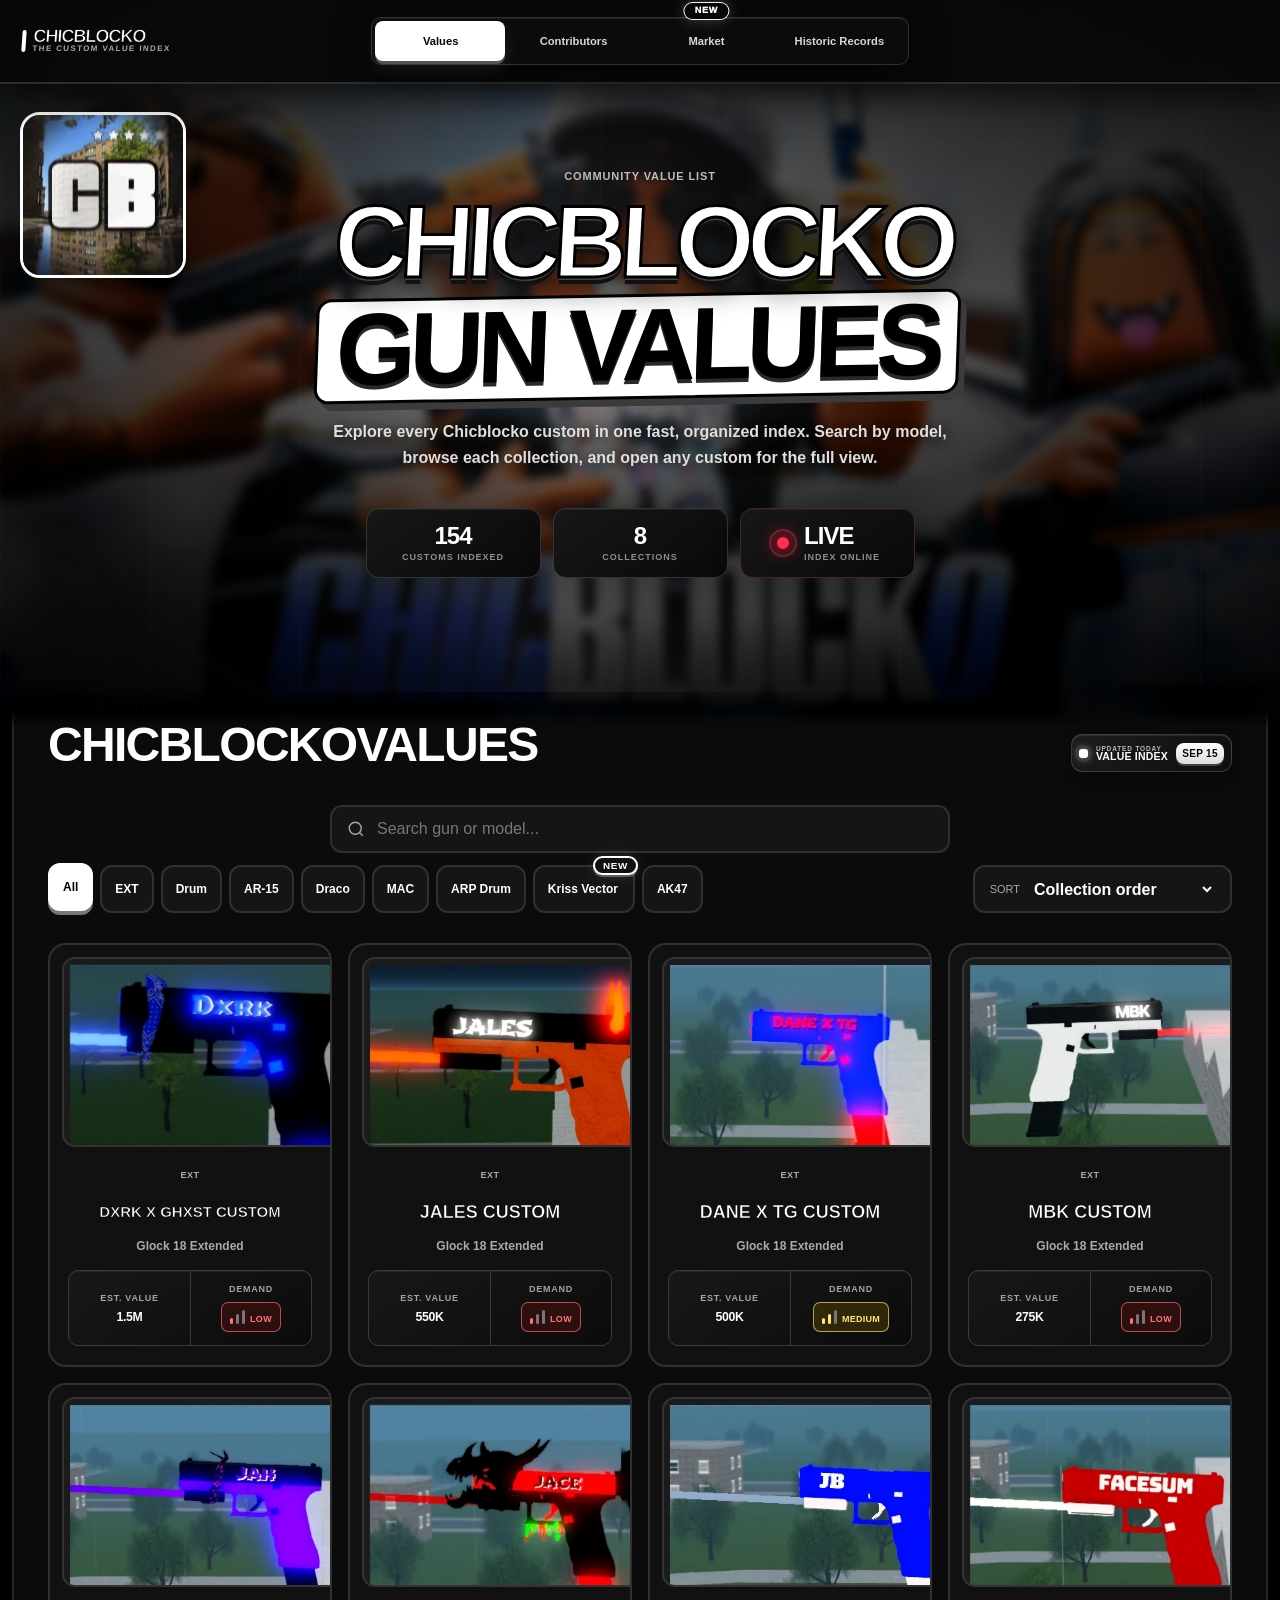
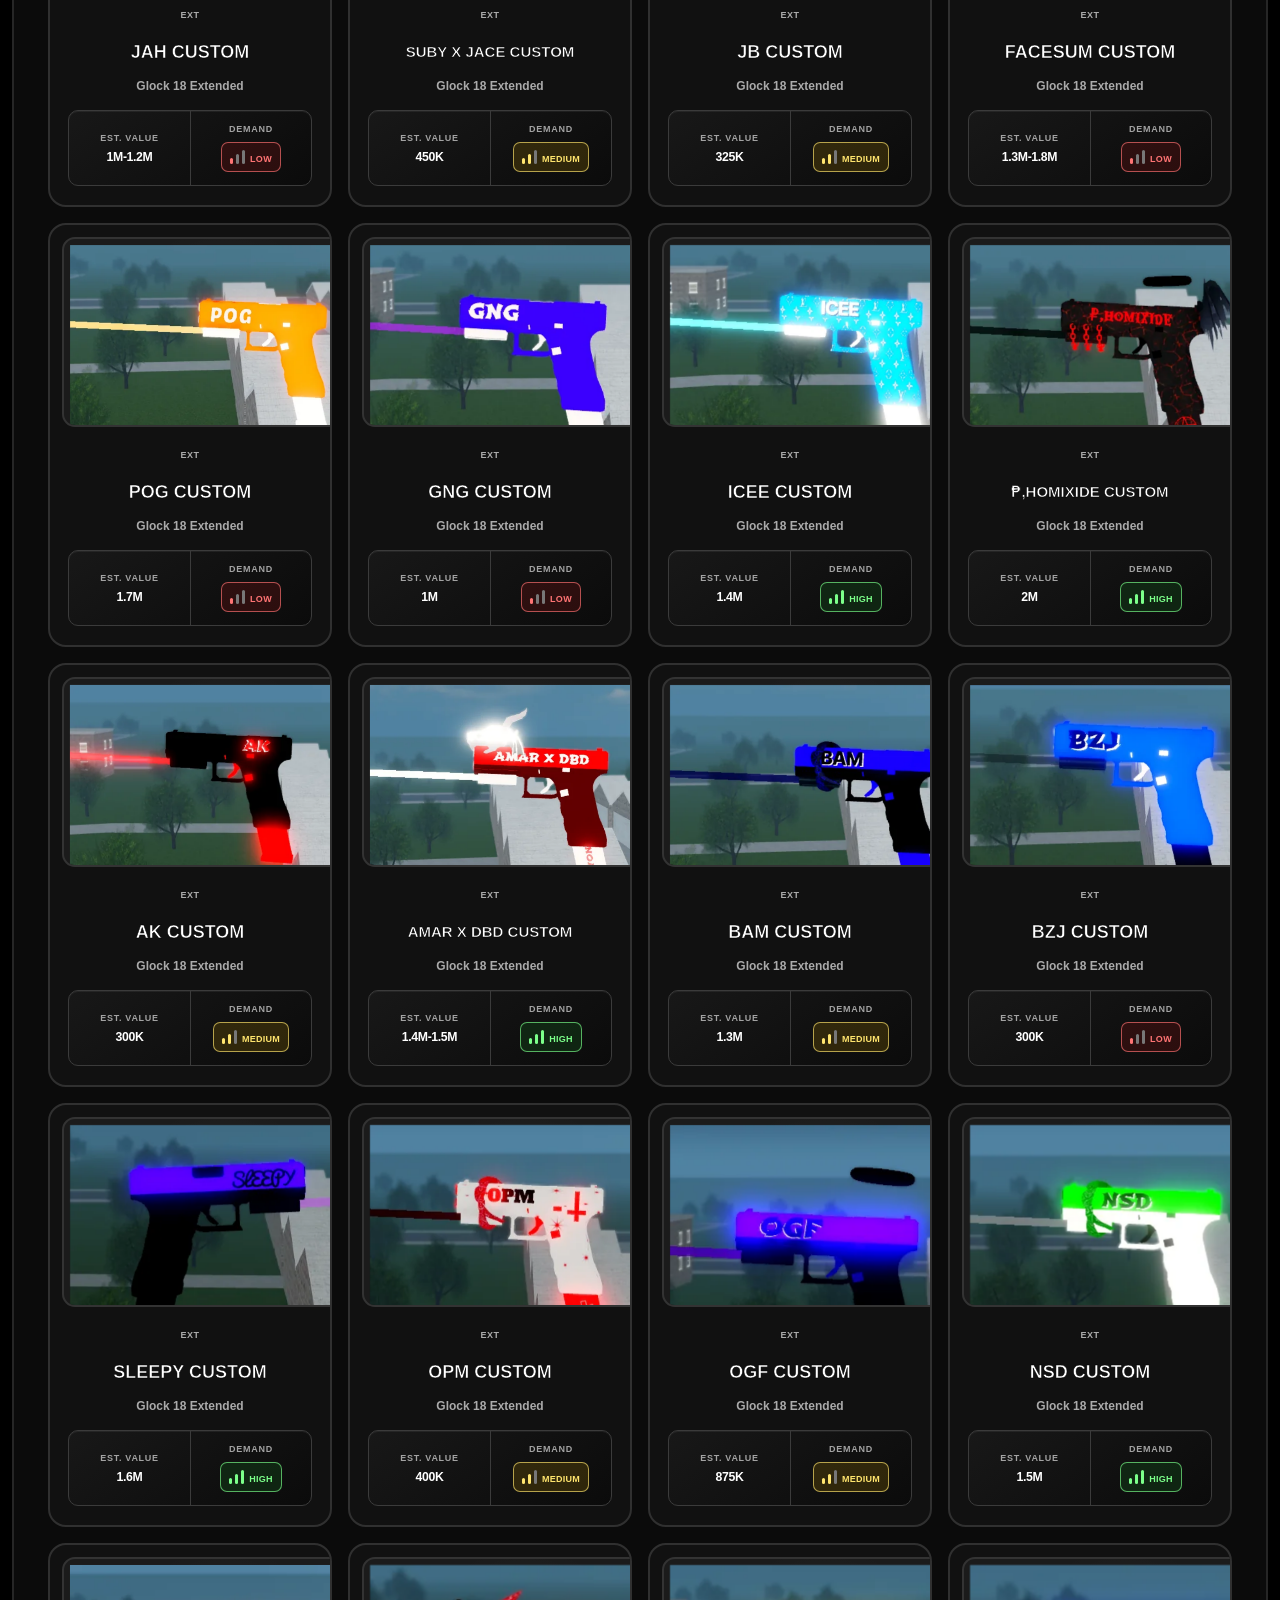
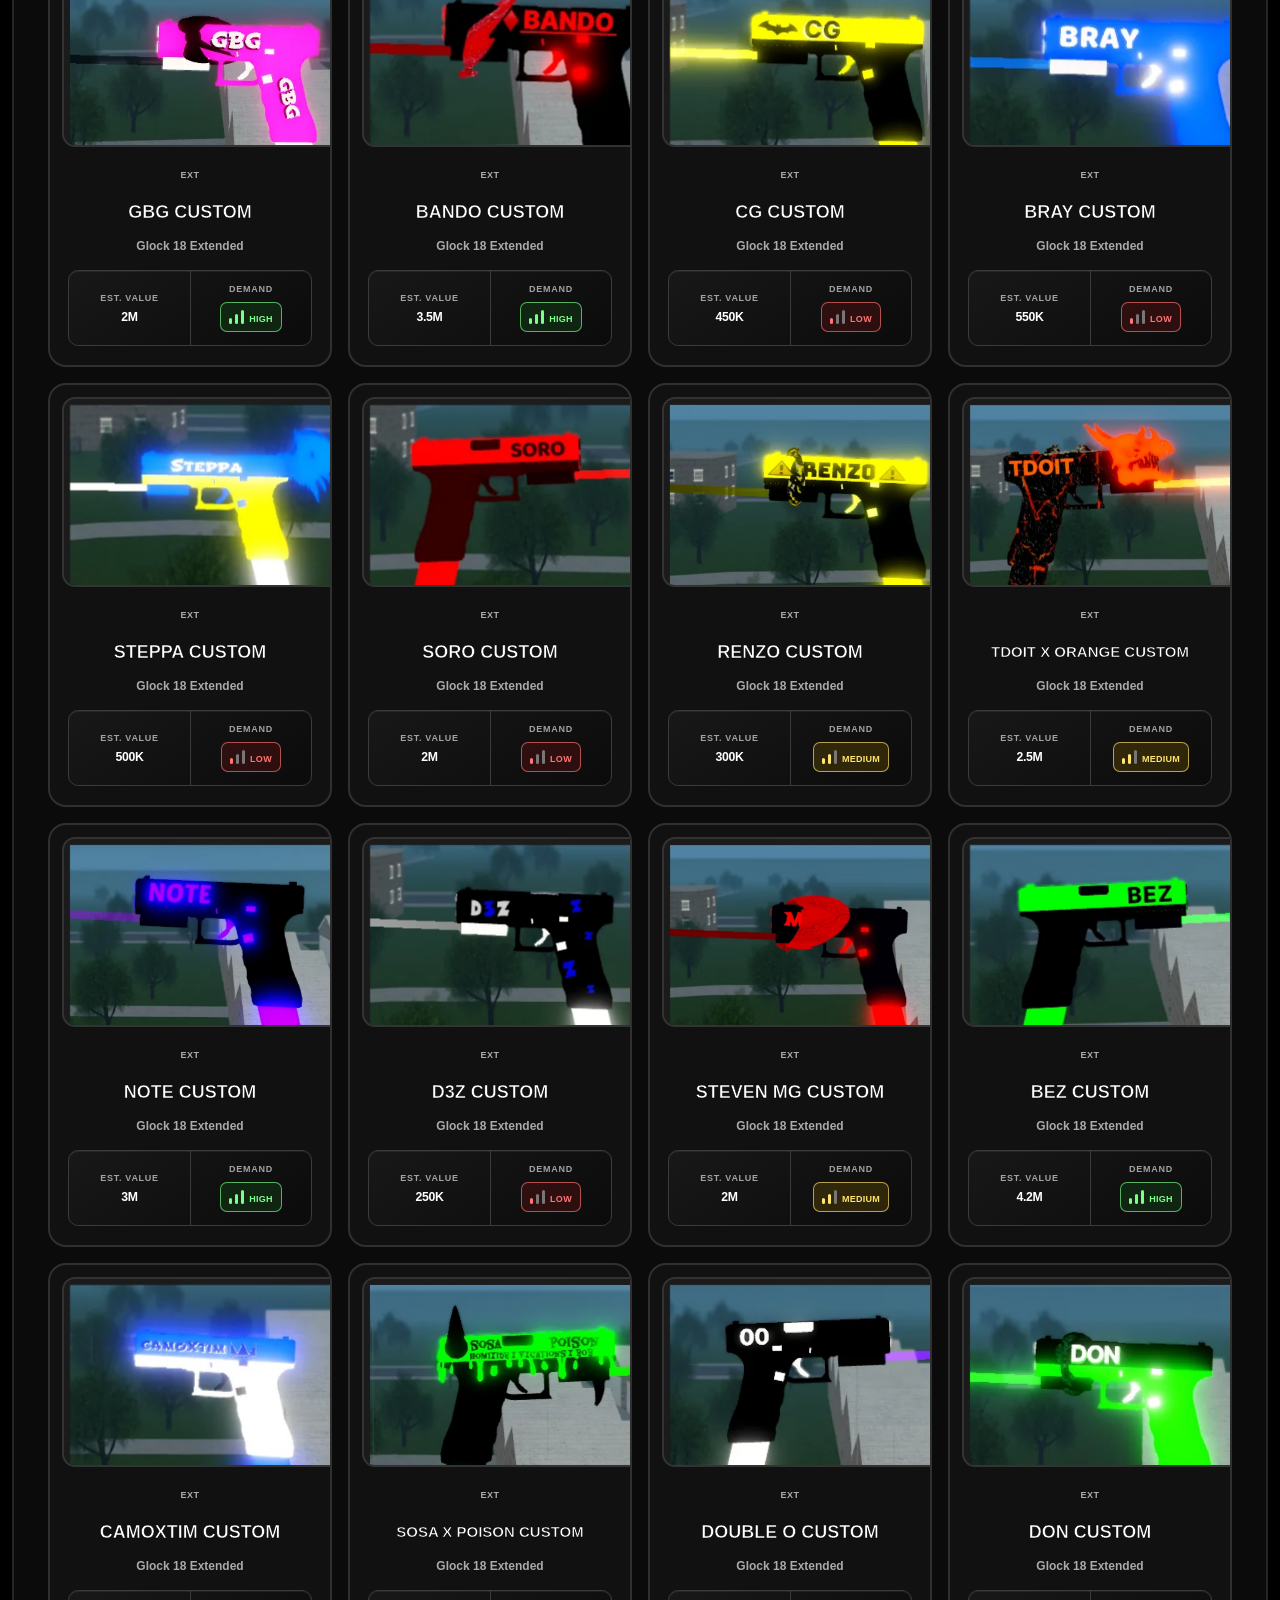
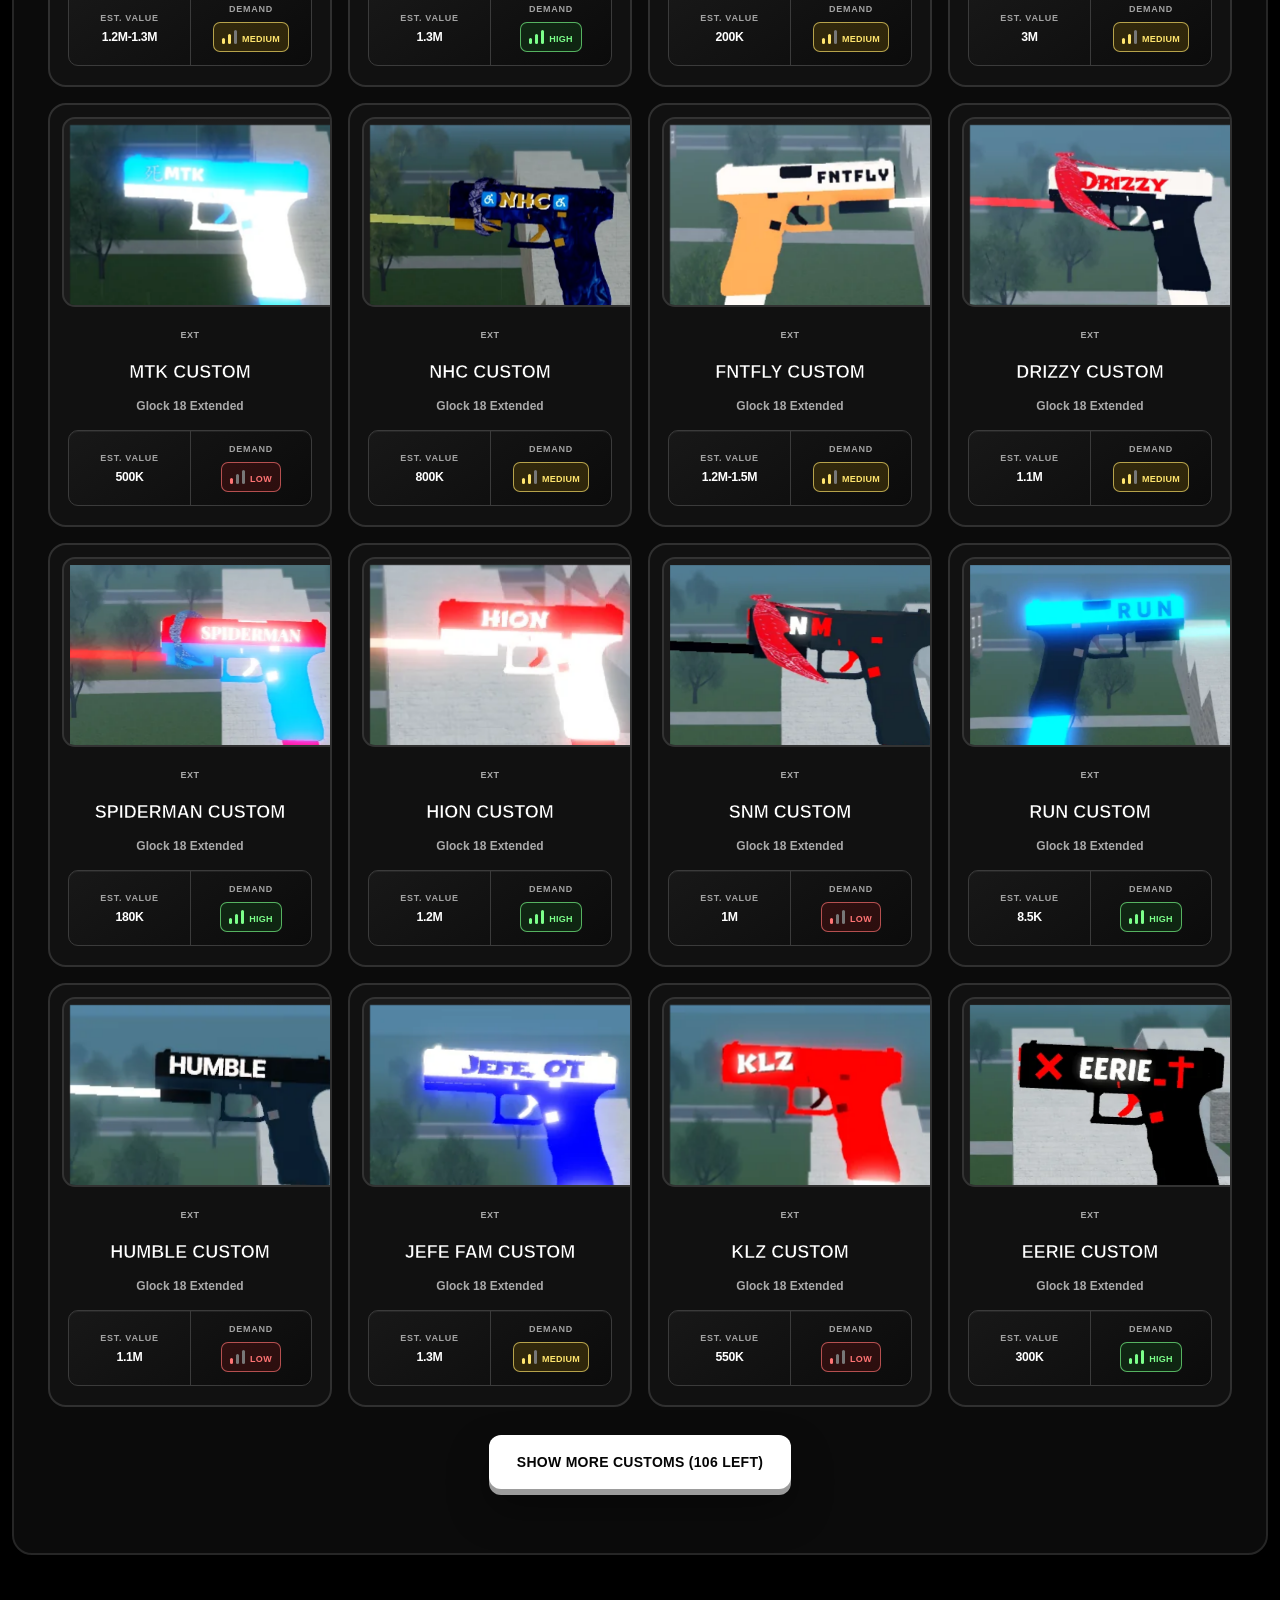
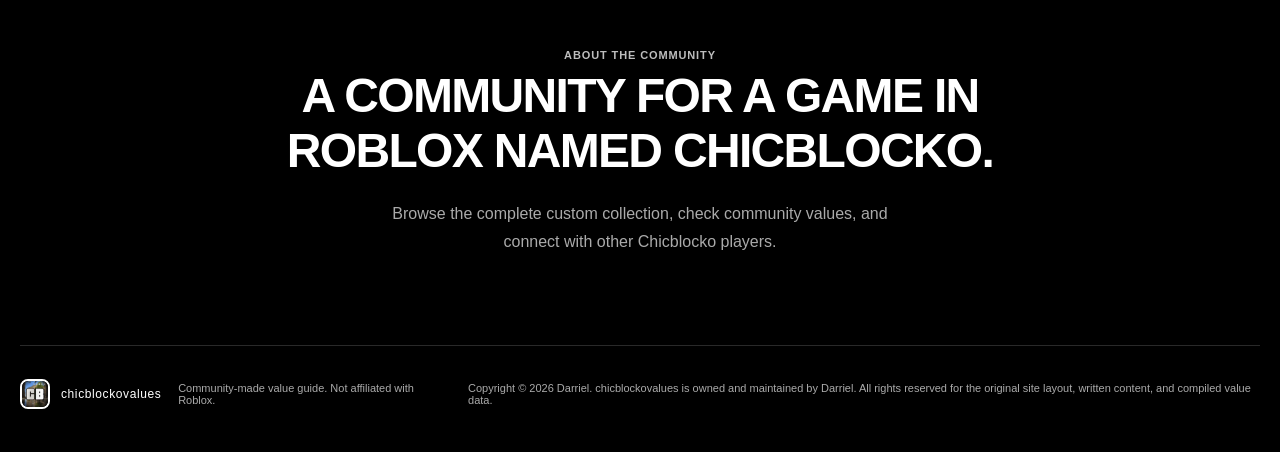
<file: index.html>
<!doctype html>
<html lang="en">
<head>
  <meta charset="UTF-8">
  <meta name="viewport" content="width=device-width, initial-scale=1.0">
  <meta name="description" content="chicblockovalues by bludariel. Browse Chicblocko custom guns, estimated values, demand ratings, models, categories, and historic community records.">
  <meta name="robots" content="index, follow">
  <meta name="referrer" content="no-referrer">
  <meta name="theme-color" content="#000000">
  <meta name="color-scheme" content="dark">
  <meta http-equiv="Content-Security-Policy" content="default-src 'self'; img-src 'self' data: https:; script-src 'self'; style-src 'self' 'unsafe-inline'; font-src 'self'; connect-src 'none'; object-src 'none'; frame-src 'none'; base-uri 'self'; form-action 'none'">
  <title>chicblockovalues | Custom Values Index</title>
  <link rel="canonical" href="https://chicblocko.com/">
  <link rel="icon" type="image/webp" href="assets/chicblocko-logo.webp">
  <link rel="apple-touch-icon" href="assets/chicblocko-logo.webp">
  <meta property="og:type" content="website">
  <meta property="og:title" content="chicblockovalues | Custom Values Index">
  <meta property="og:description" content="Browse Chicblocko custom guns, estimated values, demand ratings, models, categories, and historic community records.">
  <meta name="twitter:title" content="chicblockovalues | Custom Values Index">
  <meta name="twitter:description" content="Browse Chicblocko custom guns, estimated values, demand ratings, models, categories, and historic community records.">
  <meta property="og:url" content="https://chicblocko.com/">
  <meta property="og:image" content="https://chicblocko.com/assets/chicblocko-logo.webp">
  <meta name="twitter:card" content="summary">
  <link rel="preload" href="assets/chicblocko-logo.webp" as="image" type="image/webp">
  <link rel="stylesheet" href="styles.css?v=20260820-1">
  <link rel="stylesheet" href="navigation.css?v=20260822-1">
</head>
<body class="values-page">
  <a class="skip-link" href="#catalog">Skip to gun values</a>
  <header class="site-header">
    <a class="brand" href="#values" aria-label="Chicblocko home">
      <span class="brand-title">
        <b>CHICBLOCKO</b>
        <em>THE CUSTOM VALUE INDEX</em>
      </span>
    </a>
    <nav aria-label="Main navigation">
      <span class="nav-indicator" aria-hidden="true"></span>
      <a class="active" href="./" aria-current="page">Values</a>
      <a href="contributors/">Contributors</a>
      <a class="market-tab" href="market/">Market</a>
      <a href="historic-records/">Historic Records</a>
    </nav>
  </header>

  <main>
    <section class="hero" id="values">
      <a class="hero-logo-link" href="#catalog" aria-label="Jump to chicblockovalues">
        <img class="hero-logo" src="assets/chicblocko-logo.webp" width="255" height="255" alt="Chicblocko logo" decoding="async" fetchpriority="high">
      </a>
      <div class="eyebrow">COMMUNITY VALUE LIST</div>
      <h1><span>CHICBLOCKO</span><strong>GUN VALUES</strong></h1>
      <p class="hero-copy">Explore every Chicblocko custom in one fast, organized index. Search by model, browse each collection, and open any custom for the full view.</p>
      <div class="hero-stats">
        <div class="stat-card">
          <span class="stat-copy"><b id="itemCount">0</b><small>Customs indexed</small></span>
        </div>
        <div class="stat-card">
          <span class="stat-copy"><b id="categoryCount">0</b><small>Collections</small></span>
        </div>
        <div class="stat-card live-card">
          <span class="live-pulse" aria-hidden="true"></span>
          <span class="stat-copy"><b>LIVE</b><small>Index online</small></span>
        </div>
      </div>
    </section>

    <section class="catalog-shell" id="catalog">
      <div class="catalog-topline">
        <div>
          <span class="section-kicker">FULL COLLECTION</span>
          <h2>chicblockovalues</h2>
        </div>
        <time class="updated" id="lastUpdated" datetime="2026-08-13">
          <span class="updated-main"><i></i><span><b>UPDATED TODAY</b><strong>VALUE INDEX</strong></span></span>
          <span class="updated-date"><b>AUG 13</b></span>
        </time>
      </div>

      <div class="toolbar">
        <label class="search-box">
          <span class="visually-hidden">Search customs</span>
          <svg viewBox="0 0 24 24" aria-hidden="true"><path d="m21 21-4.35-4.35m2.35-5.65a8 8 0 1 1-16 0 8 8 0 0 1 16 0Z"/></svg>
          <input id="searchInput" type="search" placeholder="Search gun or model..." autocomplete="off">
        </label>
        <div class="filter-row" id="categoryFilters" role="group" aria-label="Filter by category"></div>
        <label class="sort-box">
          <span>Sort</span>
          <select id="sortSelect" aria-label="Sort customs">
            <option value="collection">Collection order</option>
            <option value="recent">Recently listed</option>
            <option value="name">Name: A to Z</option>
            <option value="value-low">Value: Low to High</option>
            <option value="value-high">Value: High to Low</option>
            <option value="demand-low">Demand: Low to High</option>
            <option value="demand-high">Demand: High to Low</option>
          </select>
        </label>
      </div>

      <p class="results-status visually-hidden" id="resultsStatus" aria-live="polite"></p>
      <div class="card-grid" id="cardGrid" aria-busy="true"></div>
      <div class="load-more-wrap" id="loadMoreWrap" hidden>
        <button class="load-more-button" id="loadMoreButton" type="button">Show more customs</button>
      </div>
      <div class="empty-state" id="emptyState" hidden>
        <span>NO MATCH</span>
        <h3>Nothing in the vault.</h3>
        <p>Try a different search or category.</p>
      </div>
    </section>

    <section class="about" id="about">
      <span class="section-kicker">ABOUT THE COMMUNITY</span>
      <h2>A community for a game in<br>ROBLOX named Chicblocko.</h2>
      <p>Browse the complete custom collection, check community values, and connect with other Chicblocko players.</p>
    </section>
  </main>

  <footer>
    <a class="brand" href="#values"><img class="brand-mark" src="assets/chicblocko-logo.webp" width="255" height="255" alt=""><span>chicblockovalues</span></a>
    <p>Community-made value guide. Not affiliated with Roblox.</p>
    <p>Copyright &copy; <span id="year"></span> Darriel. chicblockovalues is owned and maintained by Darriel. All rights reserved for the original site layout, written content, and compiled value data.</p>
  </footer>

  <button class="back-to-top" id="backToTop" type="button" aria-label="Go to the top">
    <svg viewBox="0 0 24 24" aria-hidden="true"><path d="m6 14 6-6 6 6"/></svg>
    <span>GO TO THE TOP</span>
  </button>

  <dialog id="detailDialog" class="detail-dialog" aria-labelledby="detailName">
    <div class="detail-flip" id="detailFlip">
      <button class="detail-close" id="closeDetail" type="button" aria-label="Close custom details">&times;</button>
      <div class="detail-image">
        <img id="detailImage" width="735" height="287" alt="">
      </div>
      <div class="detail-content">
        <span id="detailCategory"></span>
        <h2 id="detailName"></h2>
        <p id="detailModel"></p>
          <div class="detail-market">
            <div class="detail-market-item">
              <small>EST. VALUE</small>
              <strong id="detailValue"></strong>
            </div>
            <div class="detail-market-item demand-item">
              <small>DEMAND</small>
              <span class="demand-badge" id="detailDemand"><i></i><i></i><i></i><b>TBD</b></span>
            </div>
          </div>
        <button id="detailBack" type="button">Back to all customs</button>
      </div>
    </div>
  </dialog>

  <template id="cardTemplate">
    <article class="gun-card" role="button" tabindex="0" aria-label="View custom details">
      <div class="card-image">
        <img width="735" height="287" alt="" loading="lazy">
      </div>
      <div class="card-body">
        <span class="category-label"></span>
        <h3></h3>
        <p class="model-name"></p>
        <div class="market-row">
          <div class="market-stat">
            <span>EST. VALUE</span>
            <strong class="card-value"></strong>
          </div>
          <div class="market-stat demand-stat">
            <span>DEMAND</span>
            <div class="demand-badge"><i></i><i></i><i></i><b class="card-demand"></b></div>
          </div>
        </div>
      </div>
    </article>
  </template>

  <script src="assets-data.js?v=20260629-2"></script>
  <script src="app.js?v=20260820-1"></script>
  <script src="navigation.js?v=20260822-2"></script>
</body>
</html>
</file>
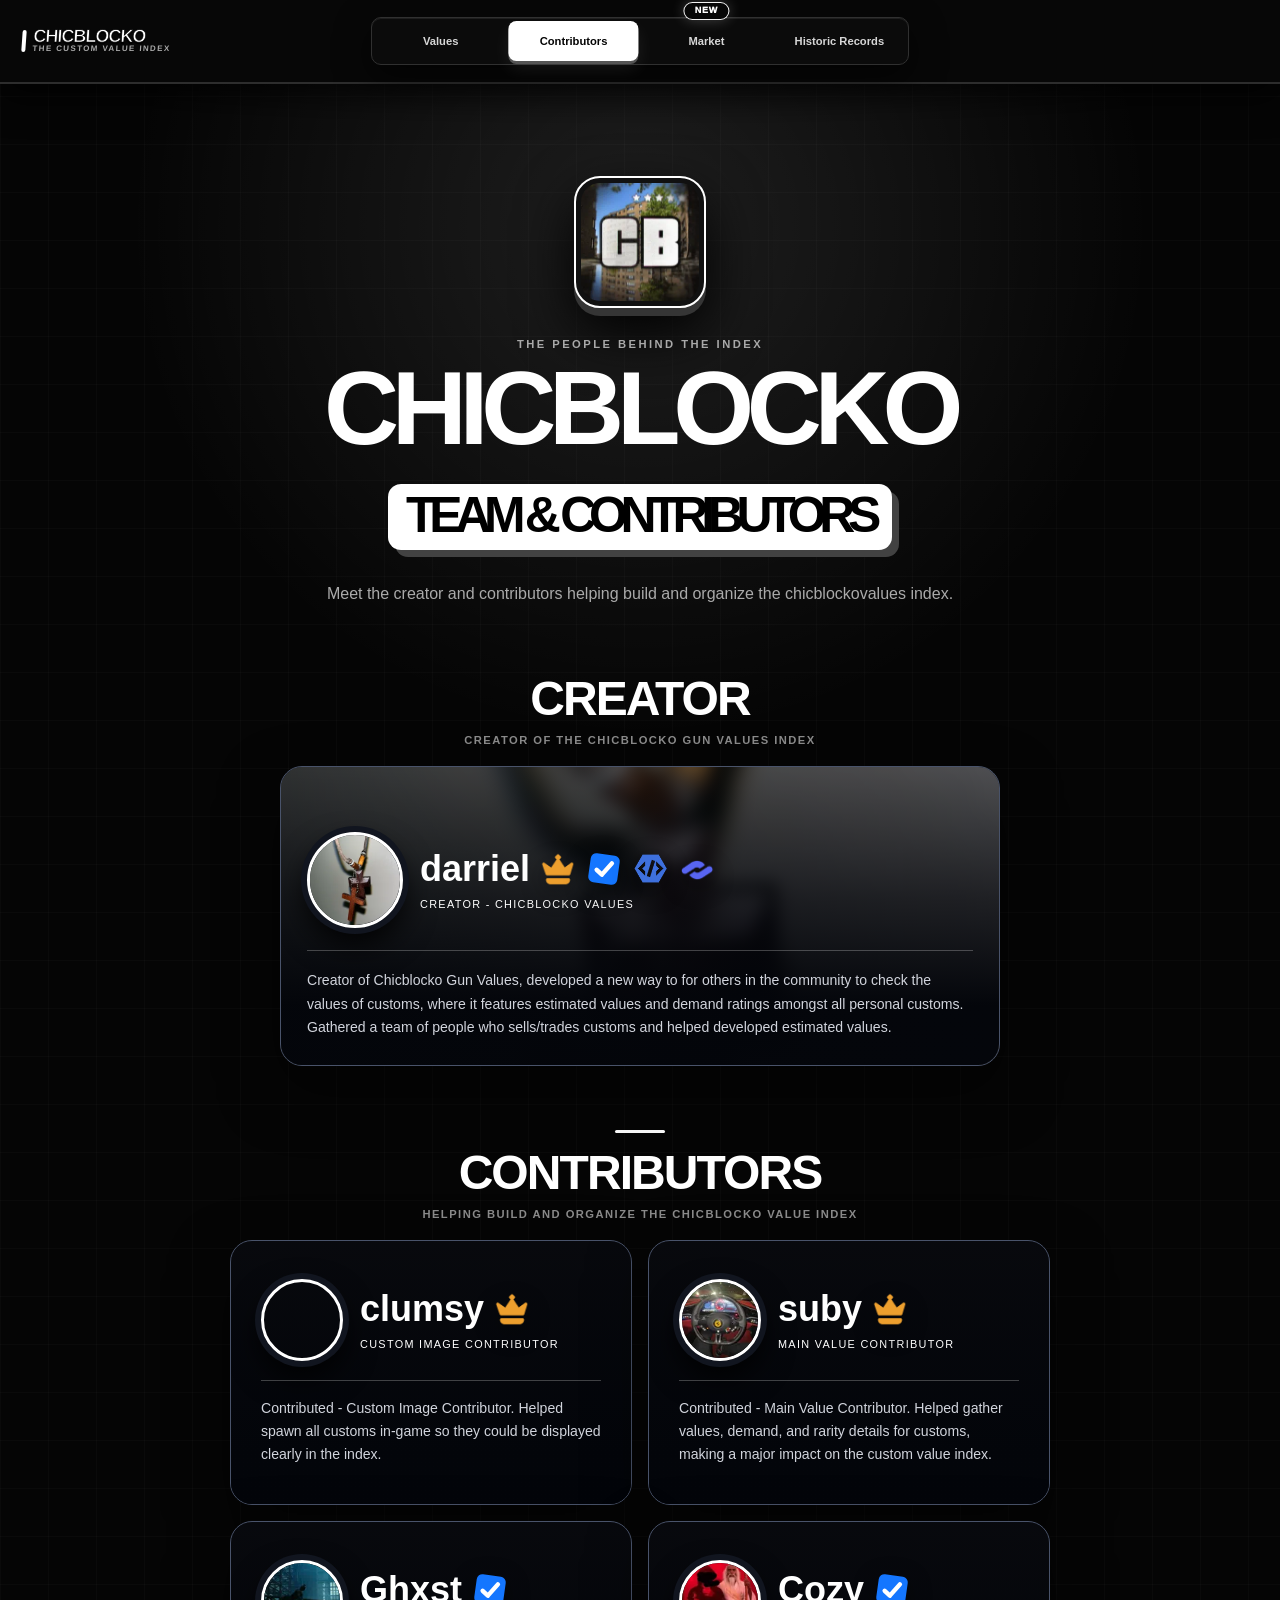
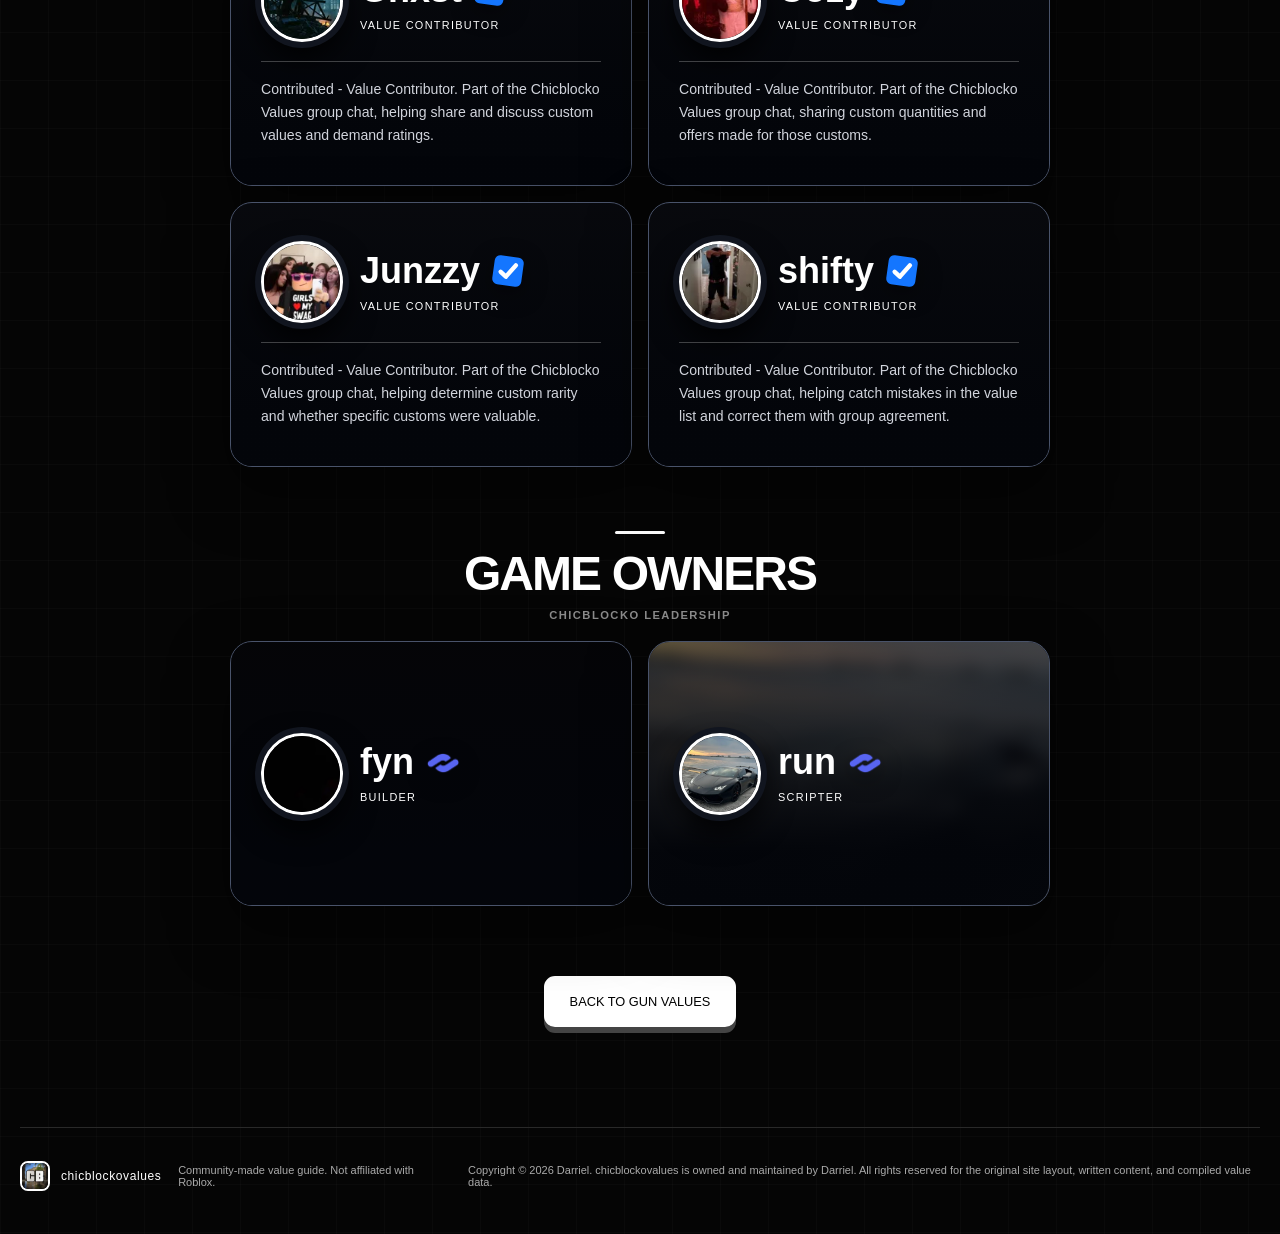
<file: contributors/index.html>
<!doctype html>
<html lang="en">
<head>
  <meta charset="UTF-8">
  <meta name="viewport" content="width=device-width, initial-scale=1.0">
  <meta name="description" content="Meet the creator, contributors, value contributors, and game owners behind the chicblockovalues custom index.">
  <meta name="robots" content="index, follow">
  <meta name="referrer" content="no-referrer">
  <meta name="theme-color" content="#000000">
  <meta name="color-scheme" content="dark">
  <meta http-equiv="Content-Security-Policy" content="default-src 'self'; img-src 'self' data: https:; script-src 'self'; style-src 'self' 'unsafe-inline'; object-src 'none'; frame-src 'none'; base-uri 'self'; form-action 'none'">
  <title>Contributors | chicblockovalues</title>
  <base href="../">
  <link rel="canonical" href="https://chicblocko.com/contributors/">
  <link rel="icon" type="image/webp" href="assets/chicblocko-logo.webp">
  <link rel="apple-touch-icon" href="assets/chicblocko-logo.webp">
  <meta property="og:type" content="website">
  <meta property="og:title" content="Contributors | chicblockovalues">
  <meta property="og:description" content="Meet the creator, contributors, value contributors, and game owners behind the chicblockovalues custom index.">
  <meta property="og:url" content="https://chicblocko.com/contributors/">
  <meta property="og:image" content="https://chicblocko.com/assets/chicblocko-logo.webp">
  <meta name="twitter:card" content="summary">
  <link rel="stylesheet" href="styles.css?v=20260618-3">
  <link rel="stylesheet" href="contributors.css?v=20260624-1">
  <link rel="stylesheet" href="navigation.css?v=20260822-1">
</head>
<body class="team-page">
  <a class="skip-link" href="#team">Skip to contributors</a>
  <header class="site-header">
    <a class="brand" href="./#values" aria-label="chicblockovalues home">
      <span class="brand-title">
        <b>CHICBLOCKO</b>
        <em>THE CUSTOM VALUE INDEX</em>
      </span>
    </a>
    <nav aria-label="Main navigation">
      <span class="nav-indicator" aria-hidden="true"></span>
      <a href="./">Values</a>
      <a class="active" href="contributors/" aria-current="page">Contributors</a>
      <a class="market-tab" href="market/">Market</a>
      <a href="historic-records/">Historic Records</a>
    </nav>
  </header>

  <main class="team-main" id="team">
    <section class="team-hero">
      <img src="assets/chicblocko-logo.webp" width="140" height="140" alt="Chicblocko logo" decoding="async" fetchpriority="high">
      <span>THE PEOPLE BEHIND THE INDEX</span>
      <h1>CHICBLOCKO<br><strong>TEAM & CONTRIBUTORS</strong></h1>
      <p>Meet the creator and contributors helping build and organize the chicblockovalues index.</p>
    </section>

    <section class="team-section creator-section" aria-labelledby="creator-title">
      <header class="team-heading">
        <h2 id="creator-title">CREATOR</h2>
        <p>Creator of the chicblockovalues index</p>
      </header>
      <article class="profile-card creator-card" style="--profile-image:url('assets/team/darriel.webp')">
        <div class="profile-top">
          <img loading="lazy" decoding="async" src="assets/team/darriel.webp" width="96" height="96" alt="Darriel">
          <div>
            <h3>darriel <img loading="lazy" decoding="async" class="icon-badge" src="assets/team/link-badge.png" width="36" height="36" alt="Linked creator badge"><img loading="lazy" decoding="async" class="icon-badge" src="assets/team/code-badge.png" width="36" height="36" alt="Developer badge"><img loading="lazy" decoding="async" class="icon-badge" src="assets/team/crown-badge.png" width="36" height="36" alt="Creator crown badge"></h3>
            <span class="profile-role">CREATOR &middot; chicblockovalues</span>
          </div>
        </div>
        <p>Creator of <strong>chicblockovalues</strong>, finished building a completed value index featuring estimated values and demand ratings. Gathered others to help on the project in making accurate ratings and values.</p>
      </article>
    </section>

    <section class="team-section" aria-labelledby="contributors-title">
      <header class="team-heading">
        <h2 id="contributors-title">CONTRIBUTORS</h2>
        <p>Helping build and organize the Chicblocko value index</p>
      </header>
      <div class="profile-grid contributor-grid">
        <article class="profile-card" style="--profile-image:url('assets/team/clumsy.webp')">
          <div class="profile-top">
            <img loading="lazy" decoding="async" src="assets/team/clumsy.webp" width="82" height="82" alt="Clumsy">
            <div>
              <h3>clumsy <img loading="lazy" decoding="async" class="icon-badge" src="assets/team/crown-badge.png" width="36" height="36" alt="Contributor crown badge"></h3>
              <span class="profile-role">CUSTOM IMAGE CONTRIBUTOR</span>
            </div>
          </div>
          <p><strong>Contributed - Custom Image Contributor.</strong> Helped spawn all customs in-game so they could be displayed clearly in the index.</p>
        </article>

        <article class="profile-card" style="--profile-image:url('https://images-ext-1.discordapp.net/external/ugO6U6kGcq1NnVofJ8Rw3WfbtHyNC9OQFnEW3zkHfvY/%3Fsize%3D1280/https/cdn.discordapp.com/avatars/1275719750273597441/a9d312c9a06b8d5b6dab4b948a9ff0a8.webp?format=webp&amp;width=320&amp;height=320')">
          <div class="profile-top">
            <img loading="lazy" decoding="async" src="https://images-ext-1.discordapp.net/external/ugO6U6kGcq1NnVofJ8Rw3WfbtHyNC9OQFnEW3zkHfvY/%3Fsize%3D1280/https/cdn.discordapp.com/avatars/1275719750273597441/a9d312c9a06b8d5b6dab4b948a9ff0a8.webp?format=webp&amp;width=320&amp;height=320" width="82" height="82" alt="Suby">
            <div>
              <h3>suby <img loading="lazy" decoding="async" class="icon-badge" src="assets/team/crown-badge.png" width="36" height="36" alt="Contributor crown badge"></h3>
              <span class="profile-role">MAIN VALUE CONTRIBUTOR</span>
            </div>
          </div>
          <p><strong>Contributed - Main Value Contributor.</strong> Helped gather values, demand, and rarity details for customs, making a major impact on the custom value index.</p>
        </article>

        <article class="profile-card" style="--profile-image:url('https://cdn.discordapp.com/avatars/1404123026169266176/1413357d2b5b135973bb50b06749c6e8.webp?size=1280')">
          <div class="profile-top">
            <img loading="lazy" decoding="async" src="https://cdn.discordapp.com/avatars/1404123026169266176/1413357d2b5b135973bb50b06749c6e8.webp?size=1280" width="82" height="82" alt="Ghxst">
            <div>
              <h3>Ghxst <span class="verified-badge" aria-label="Verified contributor"></span></h3>
              <span class="profile-role">VALUE CONTRIBUTOR</span>
            </div>
          </div>
          <p><strong>Contributed - Value Contributor.</strong> Part of the Chicblocko Values group chat, helping share and discuss custom values and demand ratings.</p>
        </article>

        <article class="profile-card" style="--profile-image:url('https://cdn.discordapp.com/avatars/696088227731341383/2723105c47ed058440a3e8d86a35c289.webp?size=1280')">
          <div class="profile-top">
            <img loading="lazy" decoding="async" src="https://cdn.discordapp.com/avatars/696088227731341383/2723105c47ed058440a3e8d86a35c289.webp?size=1280" width="82" height="82" alt="Cozy">
            <div>
              <h3>Cozy <span class="verified-badge" aria-label="Verified contributor"></span></h3>
              <span class="profile-role">VALUE CONTRIBUTOR</span>
            </div>
          </div>
          <p><strong>Contributed - Value Contributor.</strong> Part of the Chicblocko Values group chat, sharing custom quantities and offers made for those customs.</p>
        </article>

        <article class="profile-card" style="--profile-image:url('https://cdn.discordapp.com/avatars/1517892263705968878/10405e37e6bb8116ba7f06dbf229d71d.webp?size=1280')">
          <div class="profile-top">
            <img loading="lazy" decoding="async" src="https://cdn.discordapp.com/avatars/1517892263705968878/10405e37e6bb8116ba7f06dbf229d71d.webp?size=1280" width="82" height="82" alt="Junzzy">
            <div>
              <h3>Junzzy <span class="verified-badge" aria-label="Verified contributor"></span></h3>
              <span class="profile-role">VALUE CONTRIBUTOR</span>
            </div>
          </div>
          <p><strong>Contributed - Value Contributor.</strong> Part of the Chicblocko Values group chat, helping determine custom rarity and whether specific customs were valuable.</p>
        </article>

        <article class="profile-card" style="--profile-image:url('https://cdn.discordapp.com/avatars/1089231808656310284/a_ef94a48991251636db475e4ca0050d1d.webp?size=1280&amp;animated=true')">
          <div class="profile-top">
            <img loading="lazy" decoding="async" src="https://cdn.discordapp.com/avatars/1089231808656310284/a_ef94a48991251636db475e4ca0050d1d.webp?size=1280&amp;animated=true" width="82" height="82" alt="shifty">
            <div>
              <h3>shifty <span class="verified-badge" aria-label="Verified contributor"></span></h3>
              <span class="profile-role">VALUE CONTRIBUTOR</span>
            </div>
          </div>
          <p><strong>Contributed - Value Contributor.</strong> Part of the Chicblocko Values group chat, helping catch mistakes in the value list and correct them with group agreement.</p>
        </article>
        <article class="profile-card" style="--profile-image:url('assets/team/fyn.webp')">
          <div class="profile-top">
            <img loading="lazy" decoding="async" src="assets/team/fyn.webp" width="82" height="82" alt="Fyn">
            <div>
              <h3>fyn</h3>
              <span class="profile-role">BUILDER</span>
            </div>
          </div>
        </article>

        <article class="profile-card" style="--profile-image:url('assets/team/run.webp')">
          <div class="profile-top">
            <img loading="lazy" decoding="async" src="assets/team/run.webp" width="82" height="82" alt="Run">
            <div>
              <h3>run</h3>
              <span class="profile-role">SCRIPTER</span>
            </div>
          </div>
        </article>
      </div>
    </section>

    <a class="return-values" href="./#catalog">BACK TO GUN VALUES</a>
  </main>

  <footer>
    <a class="brand" href="./#values"><img loading="lazy" decoding="async" class="brand-mark" src="assets/chicblocko-logo.webp" width="255" height="255" alt=""><span>chicblockovalues</span></a>
    <p>Community-made value guide. Not affiliated with Roblox.</p>
    <p>Copyright &copy; 2026 Darriel. chicblockovalues is owned and maintained by Darriel. All rights reserved for the original site layout, written content, and compiled value data.</p>
  </footer>
  <script src="site-sections-data.js?v=20260702-1"></script>
  <script src="site-sections-render.js?v=20260702-1"></script>
  <script src="navigation.js?v=20260822-2"></script>
</body>
</html>
</file>
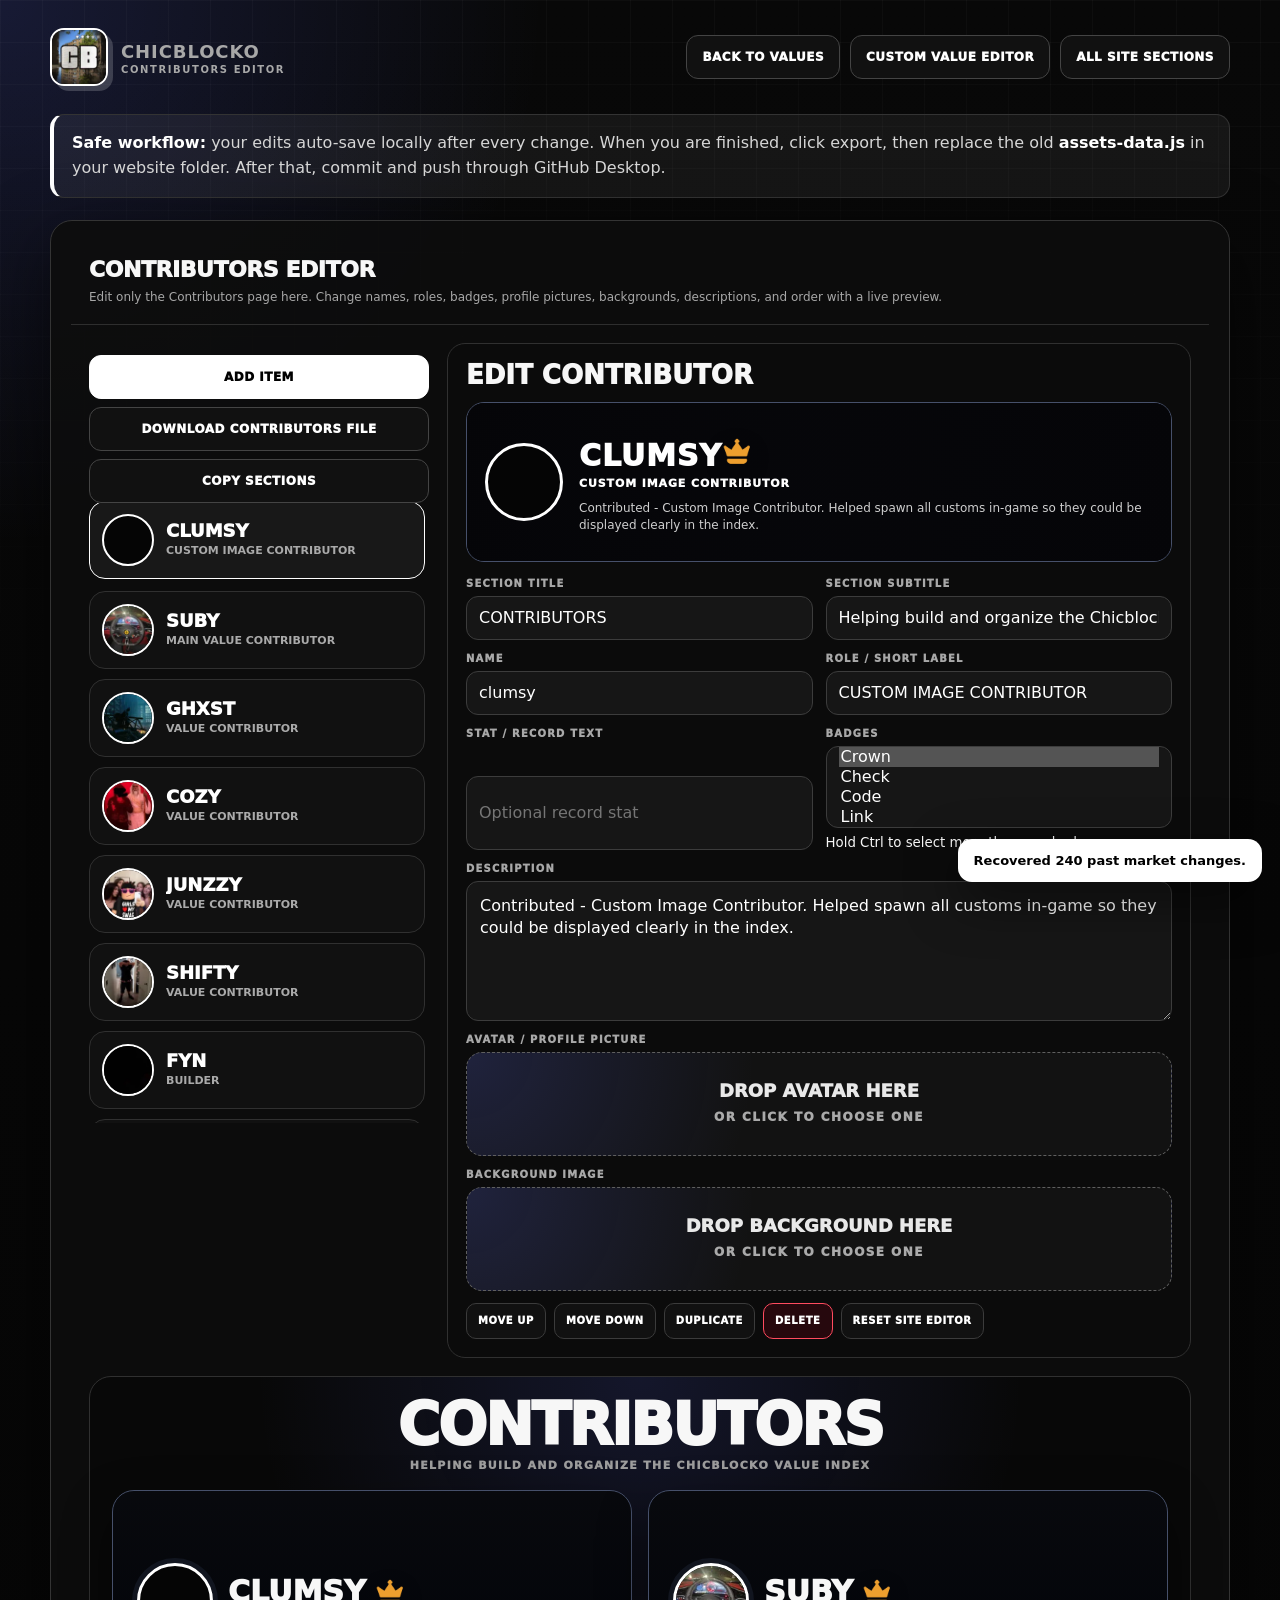
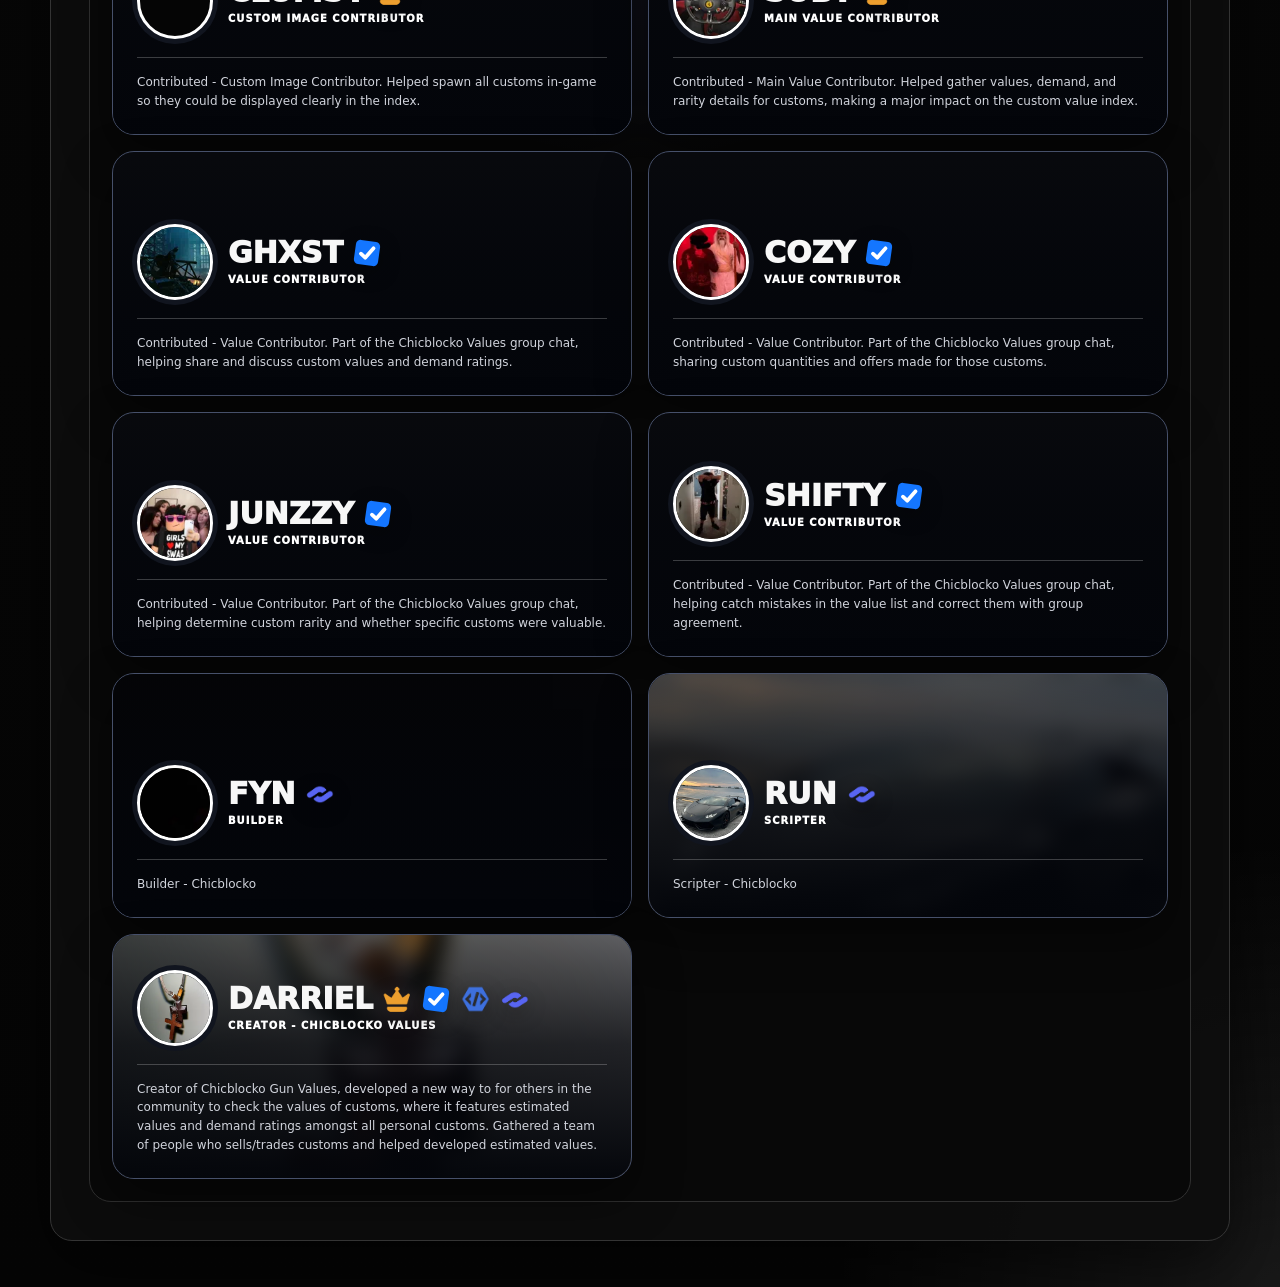
<file: contributors-editor.html>
<!doctype html>
<html lang="en">
<head>
  <meta charset="UTF-8">
  <meta name="viewport" content="width=device-width, initial-scale=1.0">
  <meta name="robots" content="noindex, nofollow, noarchive">
  <meta name="referrer" content="no-referrer">
  <meta name="theme-color" content="#050505">
  <meta name="color-scheme" content="dark">
  <meta http-equiv="Content-Security-Policy" content="default-src 'self'; img-src 'self' data: https:; script-src 'self' 'unsafe-inline'; style-src 'self' 'unsafe-inline'; object-src 'none'; frame-src 'none'; base-uri 'self'; form-action 'none'">
  <title>Contributors Editor | Chicblocko Gun Values</title>
  <link rel="icon" type="image/webp" href="assets/chicblocko-logo.webp">
  <script src="assets-data.js?v=20260629-2"></script>
  <script src="market-history-backfill.js?v=20260701-1"></script>
  <script src="site-sections-data.js?v=20260702-1"></script>
  <style>
    :root {
      --bg: #050505;
      --panel: #101010;
      --panel-2: #171717;
      --line: #343434;
      --text: #f7f7f7;
      --muted: #a8a8a8;
      --soft: #737373;
      --white: #fff;
      --blue: #5d6dff;
      --green: #74ff8b;
      --red: #ff4b5f;
      --shadow: 0 24px 70px rgba(0, 0, 0, .58);
      --font: Inter, ui-sans-serif, system-ui, -apple-system, BlinkMacSystemFont, "Segoe UI", sans-serif;
      --display: Impact, Haettenschweiler, "Arial Black", var(--font);
    }

    * { box-sizing: border-box; }

    html { scroll-behavior: smooth; }

    body {
      min-height: 100vh;
      margin: 0;
      color: var(--text);
      background:
        radial-gradient(circle at top left, rgba(93, 109, 255, .18), transparent 34rem),
        radial-gradient(circle at bottom right, rgba(255, 255, 255, .08), transparent 28rem),
        linear-gradient(180deg, #080808, var(--bg));
      font-family: var(--font);
    }

    body::before {
      content: "";
      position: fixed;
      inset: 0;
      z-index: -1;
      background-image:
        linear-gradient(rgba(255, 255, 255, .035) 1px, transparent 1px),
        linear-gradient(90deg, rgba(255, 255, 255, .035) 1px, transparent 1px);
      background-size: 42px 42px;
      mask-image: linear-gradient(to bottom, rgba(0,0,0,.8), transparent 86%);
      pointer-events: none;
    }

    button, input, select, textarea { font: inherit; }

    button {
      cursor: pointer;
      border: 0;
    }

    .shell {
      width: min(1180px, calc(100% - 28px));
      margin: 0 auto;
      padding: 28px 0 46px;
    }

    .topbar {
      display: flex;
      align-items: center;
      justify-content: space-between;
      gap: 16px;
      margin-bottom: 28px;
    }

    .brand {
      display: inline-flex;
      align-items: center;
      gap: 13px;
      color: inherit;
      text-decoration: none;
    }

    .brand img {
      width: 58px;
      height: 58px;
      object-fit: cover;
      border: 2px solid #fff;
      border-radius: 14px;
      box-shadow: 5px 5px 0 rgba(255, 255, 255, .18);
    }

    .brand b {
      display: block;
      font: 900 18px/1 var(--display);
      letter-spacing: .05em;
    }

    .brand span {
      display: block;
      margin-top: 3px;
      color: var(--muted);
      font-size: 10px;
      font-weight: 900;
      letter-spacing: .16em;
      text-transform: uppercase;
    }

    .top-actions {
      display: flex;
      flex-wrap: wrap;
      justify-content: flex-end;
      gap: 10px;
    }

    .button {
      min-height: 44px;
      display: inline-flex;
      align-items: center;
      justify-content: center;
      gap: 9px;
      padding: 0 15px;
      color: #000;
      background: #fff;
      border: 1px solid #fff;
      border-radius: 12px;
      font-size: 12px;
      font-weight: 950;
      letter-spacing: .04em;
      text-decoration: none;
      text-transform: uppercase;
      transition: transform .18s ease, box-shadow .18s ease, background .18s ease, color .18s ease;
    }

    .button:hover {
      transform: translateY(-2px);
      box-shadow: 0 8px 0 rgba(255, 255, 255, .18);
    }

    .button.full { width: 100%; }

    .button.secondary {
      color: #fff;
      background: #111;
      border-color: #444;
    }

    .button.danger {
      color: #fff;
      background: #2a090d;
      border-color: #ff4b5f;
    }

    .hero {
      display: grid;
      grid-template-columns: minmax(0, 1fr) auto;
      gap: 24px;
      align-items: end;
      margin-bottom: 22px;
      padding: clamp(24px, 4vw, 42px);
      background: rgba(13, 13, 13, .78);
      border: 1px solid var(--line);
      border-radius: 24px;
      box-shadow: var(--shadow);
      backdrop-filter: blur(14px);
    }

    .kicker {
      display: block;
      margin-bottom: 10px;
      color: var(--muted);
      font-size: 11px;
      font-weight: 950;
      letter-spacing: .18em;
      text-transform: uppercase;
    }

    h1 {
      margin: 0;
      font: 950 clamp(38px, 7vw, 82px)/.86 var(--display);
      letter-spacing: -.05em;
      text-transform: uppercase;
      text-shadow: 0 5px 0 rgba(255, 255, 255, .14);
    }

    .hero p {
      max-width: 700px;
      margin: 17px 0 0;
      color: #c8c8c8;
      font-size: 15px;
      line-height: 1.65;
    }

    .stats {
      display: grid;
      grid-template-columns: repeat(2, minmax(130px, 1fr));
      gap: 10px;
      min-width: 290px;
    }

    .stat {
      padding: 18px;
      background: #111;
      border: 1px solid #353535;
      border-radius: 16px;
      text-align: center;
    }

    .stat b {
      display: block;
      font: 950 28px/1 var(--display);
    }

    .stat span {
      display: block;
      margin-top: 6px;
      color: var(--muted);
      font-size: 10px;
      font-weight: 950;
      letter-spacing: .12em;
      text-transform: uppercase;
    }

    .notice {
      margin: 0 0 22px;
      padding: 16px 18px;
      color: #d6d6d6;
      background: rgba(255,255,255,.06);
      border: 1px solid #333;
      border-left: 4px solid #fff;
      border-radius: 14px;
      line-height: 1.55;
    }

    .notice strong { color: #fff; }

    .layout {
      display: grid;
      grid-template-columns: minmax(260px, 390px) minmax(0, 1fr);
      gap: 18px;
      align-items: start;
    }

    .panel {
      background: rgba(14,14,14,.92);
      border: 1px solid #343434;
      border-radius: 22px;
      box-shadow: var(--shadow);
      overflow: hidden;
    }

    .panel-head {
      padding: 18px;
      border-bottom: 1px solid #2e2e2e;
    }

    .panel-head h2 {
      margin: 0;
      font: 950 22px/1 var(--display);
      letter-spacing: -.02em;
      text-transform: uppercase;
    }

    .panel-head p {
      margin: 8px 0 0;
      color: var(--muted);
      font-size: 12px;
      line-height: 1.45;
    }

    .tools {
      display: grid;
      gap: 10px;
      padding: 14px;
      background: #0c0c0c;
      border-bottom: 1px solid #2e2e2e;
    }

    .tools.two {
      grid-template-columns: repeat(2, minmax(0, 1fr));
    }

    .view-toggle {
      display: grid;
      grid-template-columns: repeat(2, minmax(0, 1fr));
      gap: 8px;
    }

    .toggle-button {
      min-height: 42px;
      color: #aaa;
      background: #151515;
      border: 1px solid #3a3a3a;
      border-radius: 12px;
      font-size: 11px;
      font-weight: 950;
      letter-spacing: .08em;
      text-transform: uppercase;
      transition: background .16s ease, color .16s ease, transform .16s ease;
    }

    .toggle-button.active,
    .toggle-button:hover {
      color: #000;
      background: #fff;
      transform: translateY(-1px);
    }

    .add-box {
      display: grid;
      gap: 12px;
      margin: 14px;
      padding: 14px;
      background: linear-gradient(135deg, rgba(255,255,255,.07), rgba(255,255,255,.025));
      border: 1px solid #353535;
      border-radius: 18px;
    }

    .add-box summary {
      cursor: pointer;
      color: #fff;
      font-size: 12px;
      font-weight: 950;
      letter-spacing: .08em;
      text-transform: uppercase;
    }

    .add-grid {
      display: grid;
      grid-template-columns: repeat(2, minmax(0, 1fr));
      gap: 10px;
      padding-top: 10px;
    }

    .field {
      display: grid;
      gap: 7px;
    }

    .field span {
      color: var(--muted);
      font-size: 10px;
      font-weight: 950;
      letter-spacing: .12em;
      text-transform: uppercase;
    }

    input, select, textarea {
      width: 100%;
      min-height: 44px;
      color: #fff;
      background: #161616;
      border: 1px solid #3c3c3c;
      border-radius: 12px;
      outline: 0;
    }

    input, select { padding: 0 12px; }

    textarea {
      min-height: 140px;
      padding: 13px;
      resize: vertical;
      line-height: 1.4;
    }

    input:focus, select:focus, textarea:focus {
      border-color: #fff;
      box-shadow: 0 0 0 3px rgba(255,255,255,.1);
    }

    .list {
      max-height: 690px;
      overflow: auto;
      padding: 10px;
    }

    .custom-row {
      width: 100%;
      display: grid;
      grid-template-columns: 64px minmax(0, 1fr);
      gap: 12px;
      align-items: center;
      padding: 10px;
      color: inherit;
      background: transparent;
      border: 1px solid transparent;
      border-radius: 15px;
      text-align: left;
      transition: background .16s ease, border-color .16s ease, transform .16s ease;
    }

    .custom-row.dragging,
    .custom-card.dragging {
      opacity: .45;
      transform: scale(.985);
    }

    .custom-row.drop-target,
    .custom-card.drop-target {
      border-color: var(--green);
      box-shadow: 0 0 0 3px rgba(116, 255, 139, .12);
    }

    .custom-row:hover, .custom-row.active {
      background: #181818;
      border-color: #fff;
      transform: translateY(-1px);
    }

    .thumb {
      width: 64px;
      height: 48px;
      display: grid;
      place-items: center;
      overflow: hidden;
      background: #202020;
      border: 1px solid #3a3a3a;
      border-radius: 10px;
      color: #777;
      font-size: 8px;
      font-weight: 950;
      letter-spacing: .08em;
      text-align: center;
    }

    .thumb img {
      width: 100%;
      height: 100%;
      object-fit: contain;
    }

    .row-title {
      min-width: 0;
    }

    .row-title b {
      display: block;
      overflow: hidden;
      font-size: 13px;
      font-weight: 950;
      text-overflow: ellipsis;
      white-space: nowrap;
    }

    .row-title span {
      display: block;
      margin-top: 4px;
      color: var(--muted);
      font-size: 11px;
    }

    .grid-view {
      display: grid;
      grid-template-columns: repeat(auto-fill, minmax(260px, 1fr));
      gap: 14px;
      padding: 14px;
      background:
        radial-gradient(circle at top, rgba(255,255,255,.08), transparent 20rem),
        #070707;
    }

    .custom-card {
      min-height: 390px;
      display: grid;
      grid-template-rows: 190px auto;
      gap: 14px;
      padding: 16px;
      color: inherit;
      background: #111;
      border: 1px solid #3a3a3a;
      border-radius: 22px;
      text-align: center;
      transition: transform .16s ease, border-color .16s ease, box-shadow .16s ease;
    }

    .custom-card:hover,
    .custom-card.active {
      transform: translateY(-4px);
      border-color: #fff;
      box-shadow: 0 22px 52px rgba(0,0,0,.52);
    }

    .card-thumb {
      display: grid;
      place-items: center;
      overflow: hidden;
      background: #1d1d1d;
      border: 1px solid #444;
      border-radius: 15px;
      color: #777;
      font: 950 10px var(--display);
      letter-spacing: .08em;
    }

    .card-thumb img {
      width: 100%;
      height: 100%;
      object-fit: contain;
    }

    .card-copy {
      display: grid;
      align-content: center;
      gap: 8px;
    }

    .card-copy small {
      color: #aeb4c3;
      font-size: 10px;
      font-weight: 950;
      letter-spacing: .12em;
      text-transform: uppercase;
    }

    .card-copy b {
      font: 950 24px/1.05 var(--display);
      text-transform: uppercase;
      text-shadow: 0 2px 0 #000;
    }

    .card-copy span {
      color: #cfcfcf;
      font-size: 12px;
    }

    .card-stats {
      display: grid;
      grid-template-columns: repeat(2, minmax(0, 1fr));
      gap: 0;
      margin-top: 10px;
      overflow: hidden;
      border: 1px solid #333;
      border-radius: 14px;
    }

    .card-stats i {
      display: grid;
      gap: 5px;
      padding: 12px 8px;
      color: #fff;
      background: #0f0f0f;
      border-radius: 0;
      font-size: 10px;
      font-weight: 950;
      font-style: normal;
      letter-spacing: .06em;
      text-transform: uppercase;
    }

    .card-stats i + i { border-left: 1px solid #333; }

    .card-stats i::before {
      color: #9f9f9f;
      font-size: 9px;
      letter-spacing: .12em;
    }

    .card-stats i:first-child::before { content: "EST. VALUE"; }
    .card-stats i:last-child::before { content: "DEMAND"; }

    .editor {
      min-height: 620px;
    }

    .empty {
      min-height: 620px;
      display: grid;
      place-items: center;
      padding: 40px;
      color: var(--muted);
      text-align: center;
    }

    .empty b {
      display: block;
      margin-bottom: 8px;
      color: #fff;
      font: 950 28px/1 var(--display);
      text-transform: uppercase;
    }

    .edit-body {
      display: none;
      padding: 18px;
    }

    .editor.has-selection .empty { display: none; }
    .editor.has-selection .edit-body { display: block; }

    .preview {
      min-height: 260px;
      display: grid;
      place-items: center;
      margin-bottom: 18px;
      overflow: hidden;
      background: #1a1a1a;
      border: 1px solid #383838;
      border-radius: 18px;
      cursor: pointer;
      transition: border-color .18s ease, box-shadow .18s ease, transform .18s ease;
    }

    .preview:hover,
    .preview.drag-over {
      border-color: #fff;
      box-shadow: 0 0 0 3px rgba(255,255,255,.1);
      transform: translateY(-1px);
    }

    .preview img {
      width: 100%;
      max-height: 300px;
      object-fit: contain;
    }

    .preview span {
      color: #777;
      font: 950 14px var(--display);
      letter-spacing: .08em;
    }

    .file-input {
      position: absolute;
      width: 1px;
      height: 1px;
      overflow: hidden;
      clip: rect(0 0 0 0);
      clip-path: inset(50%);
      white-space: nowrap;
    }

    .hidden-field {
      display: none;
    }

    .image-drop {
      min-height: 104px;
      display: grid;
      place-items: center;
      padding: 18px;
      color: #e8e8e8;
      background:
        radial-gradient(circle at top left, rgba(93, 109, 255, .18), transparent 18rem),
        #121212;
      border: 1px dashed #5f5f5f;
      border-radius: 16px;
      text-align: center;
      cursor: pointer;
      transition: transform .18s ease, border-color .18s ease, box-shadow .18s ease;
    }

    .image-drop:hover,
    .image-drop.drag-over {
      transform: translateY(-2px);
      border-color: #fff;
      box-shadow: 0 0 0 3px rgba(255,255,255,.08);
    }

    .image-drop b {
      display: block;
      margin-bottom: 6px;
      font: 950 18px/1 var(--display);
      text-transform: uppercase;
    }

    .image-drop span {
      color: #aaa;
      font-size: 12px;
      line-height: 1.45;
    }

    .image-help {
      margin: -6px 0 15px;
      color: #aaa;
      font-size: 12px;
      text-align: center;
    }

    .form-grid {
      display: grid;
      grid-template-columns: repeat(2, minmax(0, 1fr));
      gap: 13px;
    }

    .field.full { grid-column: 1 / -1; }

    .readonly {
      min-height: 44px;
      display: flex;
      align-items: center;
      padding: 0 12px;
      color: #d5d5d5;
      background: #111;
      border: 1px solid #2b2b2b;
      border-radius: 12px;
      overflow-wrap: anywhere;
    }

    .changed-pill {
      display: none;
      width: max-content;
      margin-top: 14px;
      padding: 9px 12px;
      color: #000;
      background: var(--green);
      border-radius: 999px;
      font-size: 11px;
      font-weight: 950;
      letter-spacing: .08em;
      text-transform: uppercase;
    }

    .editor.dirty .changed-pill { display: inline-flex; }

    .export-box {
      margin-top: 18px;
      padding: 18px;
      background: #0c0c0c;
      border: 1px solid #303030;
      border-radius: 18px;
    }

    .export-box h3 {
      margin: 0 0 9px;
      font: 950 18px/1 var(--display);
      text-transform: uppercase;
    }

    .export-box p {
      margin: 0 0 14px;
      color: var(--muted);
      font-size: 12px;
      line-height: 1.5;
    }

    .export-actions {
      display: flex;
      flex-wrap: wrap;
      gap: 10px;
    }

    .market-dashboard {
      display: grid;
      gap: 14px;
      margin: 16px 0;
    }

    .market-stat-grid {
      display: grid;
      grid-template-columns: repeat(4, minmax(0, 1fr));
      gap: 10px;
    }

    .market-stat {
      min-height: 82px;
      display: grid;
      align-content: center;
      gap: 7px;
      padding: 13px;
      background:
        linear-gradient(135deg, rgba(255,255,255,.07), transparent 42%),
        #101010;
      border: 1px solid #303030;
      border-radius: 16px;
    }

    .market-stat b {
      color: #fff;
      font: 950 27px/1 var(--display);
      text-transform: uppercase;
    }

    .market-stat span {
      color: #aaa;
      font-size: 9px;
      font-weight: 950;
      letter-spacing: .12em;
      text-transform: uppercase;
    }

    .market-stat.up { border-color: rgba(96, 255, 151, .38); }
    .market-stat.down { border-color: rgba(255, 78, 98, .42); }
    .market-stat.demand { border-color: rgba(105, 137, 255, .42); }

    .trend-grid {
      display: grid;
      grid-template-columns: repeat(2, minmax(0, 1fr));
      gap: 10px;
    }

    .trend-card {
      min-width: 0;
      padding: 13px;
      background:
        radial-gradient(circle at 18% 0, rgba(93, 109, 255, .18), transparent 15rem),
        #08090d;
      border: 1px solid #303747;
      border-radius: 16px;
    }

    .trend-card h4 {
      display: flex;
      align-items: center;
      justify-content: space-between;
      gap: 10px;
      margin: 0 0 8px;
      color: #fff;
      font: 950 13px/1 var(--display);
      text-transform: uppercase;
    }

    .trend-card h4 small {
      color: #9da6bd;
      font: 950 9px/1.2 system-ui, sans-serif;
      letter-spacing: .1em;
      text-transform: uppercase;
    }

    .trend-chart {
      min-height: 138px;
      overflow: hidden;
      background:
        linear-gradient(rgba(255,255,255,.05) 1px, transparent 1px),
        linear-gradient(90deg, rgba(255,255,255,.05) 1px, transparent 1px),
        #06070a;
      background-size: 100% 33%, 25% 100%;
      border: 1px solid #242a36;
      border-radius: 14px;
    }

    .trend-chart svg {
      display: block;
      width: 100%;
      height: 138px;
    }

    .trend-line {
      fill: none;
      stroke: #fff;
      stroke-width: 4;
      stroke-linecap: round;
      stroke-linejoin: round;
      filter: drop-shadow(0 0 10px rgba(255,255,255,.4));
    }

    .trend-line.price { stroke: #5cff96; }
    .trend-line.demand { stroke: #7691ff; }

    .trend-area {
      opacity: .22;
    }

    .trend-dot {
      fill: #fff;
      stroke: #050505;
      stroke-width: 3;
    }

    .trend-empty {
      min-height: 138px;
      display: grid;
      place-items: center;
      padding: 20px;
      color: #8f8f8f;
      text-align: center;
      font-size: 11px;
      font-weight: 900;
      letter-spacing: .06em;
      text-transform: uppercase;
    }

    .history-list {
      display: grid;
      gap: 9px;
      max-height: 240px;
      margin: 0 0 14px;
      overflow: auto;
    }

    .history-entry {
      display: grid;
      gap: 5px;
      padding: 12px;
      background: #111;
      border: 1px solid #2d2d2d;
      border-radius: 14px;
    }

    .history-entry b {
      font: 950 16px/1 var(--display);
      text-transform: uppercase;
    }

    .history-entry span {
      color: #aaa;
      font-size: 11px;
      font-weight: 800;
      letter-spacing: .03em;
    }

    .history-entry strong {
      color: #fff;
    }

    .history-entry-head {
      display: flex;
      align-items: center;
      justify-content: space-between;
      gap: 10px;
    }

    .movement-row {
      display: flex;
      flex-wrap: wrap;
      gap: 7px;
      margin-top: 2px;
    }

    .movement-pill {
      width: max-content;
      padding: 6px 8px;
      color: #d6d6d6;
      background: #080808;
      border: 1px solid #333;
      border-radius: 999px;
      font-size: 9px;
      font-weight: 950;
      letter-spacing: .08em;
      text-transform: uppercase;
    }

    .movement-pill.up {
      color: #90ffb5;
      border-color: rgba(96, 255, 151, .55);
      background: rgba(96, 255, 151, .08);
    }

    .movement-pill.down {
      color: #ff9aa7;
      border-color: rgba(255, 78, 98, .55);
      background: rgba(255, 78, 98, .08);
    }

    .movement-pill.flat {
      color: #d7d7d7;
      border-color: rgba(255,255,255,.22);
    }

    .site-editor {
      margin-top: 22px;
      padding: 20px;
    }

    .section-tabs {
      display: flex;
      flex-wrap: wrap;
      gap: 10px;
      padding: 18px;
      border-bottom: 1px solid #2e2e2e;
    }

    .section-tab {
      min-height: 42px;
      padding: 0 14px;
      color: #d8d8d8;
      background: #111;
      border: 1px solid #383838;
      border-radius: 12px;
      font-size: 11px;
      font-weight: 950;
      letter-spacing: .06em;
      text-transform: uppercase;
      transition: transform .18s ease, border-color .18s ease, color .18s ease, background .18s ease;
    }

    .section-tab:hover {
      transform: translateY(-2px);
      border-color: #777;
      color: #fff;
    }

    .section-tab.active {
      color: #000;
      background: #fff;
      border-color: #fff;
    }

    .site-editor-layout {
      display: grid;
      grid-template-columns: minmax(250px, 340px) minmax(0, 1fr);
      gap: 18px;
      padding: 18px;
    }

    .section-item-list {
      display: grid;
      gap: 10px;
      max-height: 620px;
      overflow: auto;
      padding-right: 4px;
    }

    .section-item {
      display: flex;
      align-items: center;
      gap: 12px;
      width: 100%;
      padding: 12px;
      color: #fff;
      background: #111;
      border: 1px solid #303030;
      border-radius: 16px;
      text-align: left;
      transition: transform .18s ease, border-color .18s ease, background .18s ease;
    }

    .section-item:hover,
    .section-item.active,
    .section-item.drop-target {
      transform: translateY(-2px);
      border-color: #fff;
      background: #181818;
    }

    .section-item.dragging {
      opacity: .5;
      transform: scale(.98);
    }

    .section-item img,
    .section-avatar {
      width: 52px;
      height: 52px;
      flex: 0 0 52px;
      object-fit: cover;
      border: 2px solid #fff;
      border-radius: 50%;
      background: #050505;
    }

    .section-item-copy {
      min-width: 0;
      display: grid;
      gap: 4px;
    }

    .section-item-copy b {
      overflow: hidden;
      font: 950 18px/1 var(--display);
      text-overflow: ellipsis;
      text-transform: uppercase;
      white-space: nowrap;
    }

    .section-item-copy span {
      overflow: hidden;
      color: #aaa;
      font-size: 11px;
      font-weight: 850;
      text-overflow: ellipsis;
      text-transform: uppercase;
      white-space: nowrap;
    }

    .site-form-card {
      min-height: 620px;
      padding: 18px;
      background: #0b0b0b;
      border: 1px solid #303030;
      border-radius: 18px;
    }

    .site-form-card h3 {
      margin: 0 0 14px;
      font: 950 26px/1 var(--display);
      text-transform: uppercase;
    }

    .section-preview-card {
      position: relative;
      isolation: isolate;
      min-height: 160px;
      display: flex;
      align-items: center;
      gap: 16px;
      margin-bottom: 16px;
      overflow: hidden;
      padding: 18px;
      border: 1px solid #46506a;
      border-radius: 18px;
      background: #090a0e;
    }

    .section-preview-card::before {
      content: "";
      position: absolute;
      z-index: -2;
      inset: -10px;
      background: var(--section-bg, none) center / cover no-repeat;
      filter: blur(10px) saturate(.9);
      opacity: .5;
      transform: scale(1.08);
    }

    .section-preview-card::after {
      content: "";
      position: absolute;
      z-index: -1;
      inset: 0;
      background: linear-gradient(90deg, rgba(5, 5, 8, .96), rgba(5, 5, 8, .72), rgba(5, 5, 8, .98));
    }

    .section-preview-card img {
      width: 78px;
      height: 78px;
      flex: 0 0 78px;
      object-fit: cover;
      border: 3px solid #fff;
      border-radius: 50%;
      background: #050505;
    }

    .section-preview-card b {
      font: 950 30px/1 var(--display);
      text-transform: uppercase;
    }

    .preview-name-line,
    .site-preview-name-line {
      display: flex;
      align-items: center;
      gap: 9px;
      min-width: 0;
    }

    .preview-name-line b,
    .site-preview-name-line h4 {
      min-width: 0;
      overflow-wrap: anywhere;
    }

    .preview-badge {
      width: 28px;
      height: 28px;
      flex: 0 0 28px;
      object-fit: contain;
      border: 0;
      border-radius: 0;
      background: transparent;
      box-shadow: none;
      filter: drop-shadow(0 6px 10px rgba(0,0,0,.35));
    }

    .site-preview-name-line .preview-badge {
      width: 30px;
      height: 30px;
      flex-basis: 30px;
    }

    .section-preview-card img.preview-badge,
    .site-preview-top img.preview-badge {
      width: 30px;
      height: 30px;
      flex: 0 0 30px;
      object-fit: contain;
      border: 0;
      border-radius: 0;
      background: transparent;
      box-shadow: none;
    }

    .section-preview-card span {
      display: block;
      margin-top: 6px;
      color: #fff;
      font-size: 11px;
      font-weight: 950;
      letter-spacing: .08em;
      text-transform: uppercase;
    }

    .section-preview-card p {
      margin: 10px 0 0;
      color: #cfcfcf;
      font-size: 12px;
      line-height: 1.45;
      white-space: pre-line;
    }

    .small-actions {
      display: flex;
      flex-wrap: wrap;
      gap: 8px;
      margin-top: 12px;
    }

    .mini-button {
      min-height: 36px;
      padding: 0 11px;
      color: #fff;
      background: #111;
      border: 1px solid #3b3b3b;
      border-radius: 10px;
      font-size: 10px;
      font-weight: 950;
      letter-spacing: .06em;
      text-transform: uppercase;
    }

    .mini-button:hover {
      border-color: #fff;
    }

    .mini-button.danger {
      color: #fff;
      border-color: #ff4b5f;
      background: #26080d;
    }

    .site-preview-wrap {
      margin: 0 18px 18px;
      padding: 22px;
      border: 1px solid #303030;
      border-radius: 22px;
      background:
        radial-gradient(circle at 50% 0, rgba(93, 109, 255, .14), transparent 24rem),
        #080808;
    }

    .site-preview-heading {
      margin-bottom: 18px;
      text-align: center;
    }

    .site-preview-heading h3 {
      margin: 0;
      font: 950 clamp(32px, 6vw, 58px)/.9 var(--display);
      letter-spacing: -.04em;
      text-transform: uppercase;
    }

    .site-preview-heading p {
      margin: 8px 0 0;
      color: #9e9e9e;
      font-size: 11px;
      font-weight: 950;
      letter-spacing: .12em;
      text-transform: uppercase;
    }

    .site-preview-grid {
      display: grid;
      grid-template-columns: repeat(2, minmax(0, 1fr));
      gap: 16px;
    }

    .preview-record-section {
      display: grid;
      gap: 14px;
      margin-top: 28px;
    }

    .site-preview-grid > .preview-record-section {
      grid-column: 1 / -1;
    }

    .preview-record-section:first-child {
      margin-top: 0;
    }

    .preview-record-section header {
      text-align: center;
    }

    .preview-record-section h4 {
      margin: 0;
      font: 950 clamp(30px, 5vw, 48px)/.95 var(--display);
      letter-spacing: -.04em;
      text-transform: uppercase;
    }

    .preview-record-section header p {
      width: max-content;
      max-width: 100%;
      margin: 10px auto 0;
      padding: 9px 14px;
      color: #b9beca;
      background: #111;
      border: 1px solid #303030;
      border-radius: 999px;
      font-size: 10px;
      font-weight: 950;
      letter-spacing: .1em;
      text-transform: uppercase;
    }

    .site-preview-card {
      position: relative;
      isolation: isolate;
      min-height: 245px;
      display: flex;
      flex-direction: column;
      justify-content: flex-end;
      overflow: hidden;
      padding: 24px;
      border: 1px solid #46506a;
      border-radius: 22px;
      background: #090a0e;
      box-shadow: 0 20px 50px rgba(0,0,0,.45);
    }

    .site-preview-card::before {
      content: "";
      position: absolute;
      z-index: -2;
      inset: -12px;
      background: var(--section-bg, none) center / cover no-repeat;
      filter: blur(9px) saturate(.9);
      opacity: .52;
      transform: scale(1.08);
    }

    .site-preview-card::after {
      content: "";
      position: absolute;
      z-index: -1;
      inset: 0;
      background: linear-gradient(to bottom, rgba(3,5,10,.16), rgba(3,5,10,.7) 45%, rgba(3,5,10,.98));
    }

    .site-preview-top {
      display: flex;
      align-items: center;
      gap: 15px;
    }

    .site-preview-top img,
    .site-preview-empty-avatar {
      width: 76px;
      height: 76px;
      flex: 0 0 76px;
      object-fit: cover;
      border: 3px solid #fff;
      border-radius: 50%;
      background: #050505;
      box-shadow: 0 0 0 5px #11151f;
    }

    .site-preview-card h4 {
      margin: 0;
      font: 950 30px/1 var(--display);
      text-transform: uppercase;
    }

    .site-preview-card span {
      display: block;
      margin-top: 6px;
      color: #fff;
      font-size: 10px;
      font-weight: 950;
      letter-spacing: .1em;
      text-transform: uppercase;
    }

    .site-preview-card p {
      margin: 18px 0 0;
      padding-top: 15px;
      color: #d1d4dc;
      border-top: 1px solid rgba(255,255,255,.22);
      font-size: 12px;
      line-height: 1.55;
      white-space: pre-line;
    }

    .toast {
      position: fixed;
      right: 18px;
      bottom: 18px;
      z-index: 20;
      max-width: min(360px, calc(100% - 36px));
      padding: 14px 16px;
      color: #000;
      background: #fff;
      border-radius: 14px;
      box-shadow: 0 18px 50px rgba(0,0,0,.5);
      font-size: 13px;
      font-weight: 850;
      opacity: 0;
      transform: translateY(14px);
      transition: opacity .18s ease, transform .18s ease;
      pointer-events: none;
    }

    .toast.show {
      opacity: 1;
      transform: translateY(0);
    }

    body.values-only .site-editor,
    body.site-only .hero,
    body.site-only main.layout {
      display: none;
    }

    body.site-only .site-editor {
      margin-top: 18px;
    }

    body.site-only #downloadTop {
      display: none;
    }

    body.contributors-only .section-tabs {
      display: none;
    }

    @media (max-width: 900px) {
      .hero, .layout, .site-editor-layout { grid-template-columns: 1fr; }
      .site-preview-grid { grid-template-columns: 1fr; }
      .trend-grid { grid-template-columns: 1fr; }
      .stats { min-width: 0; }
      .list { max-height: 420px; }
    }

    @media (max-width: 560px) {
      .shell { width: min(100% - 18px, 1180px); padding-top: 16px; }
      .topbar { align-items: flex-start; flex-direction: column; }
      .top-actions { justify-content: flex-start; }
      .hero { padding: 22px; border-radius: 18px; }
      .stats, .form-grid, .add-grid, .market-stat-grid { grid-template-columns: 1fr; }
      .field.full { grid-column: auto; }
      .history-entry-head { align-items: flex-start; flex-direction: column; }
    }
  </style>
</head>
<body class="site-only contributors-only">
  <div class="shell">
    <header class="topbar">
      <a class="brand" href="./#values">
        <img src="assets/chicblocko-logo.webp" width="58" height="58" alt="Chicblocko logo">
        <span><b>CHICBLOCKO</b><span>Contributors editor</span></span>
      </a>
      <div class="top-actions">
        <a class="button secondary" href="./#catalog">Back to values</a>
        <a class="button secondary" href="editor.html">Custom value editor</a>
        <a class="button secondary" href="site-sections-editor.html">All site sections</a>
        <button class="button" id="downloadTop" type="button">Export custom data</button>
      </div>
    </header>

    <section class="hero">
      <div>
        <span class="kicker">Local editing tool</span>
        <h1>Custom Value Editor</h1>
        <p>Edit values and demand without touching the big data file by hand. Changes auto-save in this browser, so refreshing the page keeps your work. Export when you are ready to update the real site file.</p>
      </div>
      <div class="stats">
        <div class="stat"><b id="totalCount">0</b><span>Customs loaded</span></div>
        <div class="stat"><b id="changedCount">0</b><span>Local edits</span></div>
      </div>
    </section>

    <p class="notice"><strong>Safe workflow:</strong> your edits auto-save locally after every change. When you are finished, click export, then replace the old <strong>assets-data.js</strong> in your website folder. After that, commit and push through GitHub Desktop.</p>

    <main class="layout">
      <section class="panel">
        <div class="panel-head">
          <h2>Customs</h2>
          <p>Search, drag to reorder, switch views, and choose the visible index update date.</p>
        </div>
        <div class="tools two">
          <label class="field">
            <span>Search</span>
            <input id="searchInput" type="search" placeholder="Type a custom name..." autocomplete="off">
          </label>
          <label class="field">
            <span>Category</span>
            <select id="categorySelect">
              <option value="All">All categories</option>
            </select>
          </label>
          <label class="field">
            <span>Index updated</span>
            <input id="updatedInput" type="date">
          </label>
          <label class="field">
            <span>View</span>
            <div class="view-toggle" role="group" aria-label="Editor view mode">
              <button class="toggle-button active" id="listViewButton" type="button">List</button>
              <button class="toggle-button" id="gridViewButton" type="button">Website preview</button>
            </div>
          </label>
        </div>
        <details class="add-box">
          <summary>+ Add new custom</summary>
          <div class="add-grid">
            <label class="field full">
              <span>Custom name</span>
              <input id="newNameInput" type="text" placeholder="Example: SleezyWrld Custom" autocomplete="off">
            </label>
            <label class="field">
              <span>Gun model</span>
              <input id="newModelInput" type="text" placeholder="Example: Glock 18 Drum" autocomplete="off">
            </label>
            <label class="field">
              <span>Category</span>
              <select id="newCategoryInput"></select>
            </label>
            <label class="field">
              <span>Estimated value</span>
              <input id="newValueInput" type="text" placeholder="Example: 1.2M or N/A" autocomplete="off">
            </label>
            <label class="field">
              <span>Demand</span>
              <select id="newDemandInput">
                <option value="N/A">N/A</option>
                <option value="LOW">LOW</option>
                <option value="MEDIUM">MEDIUM</option>
                <option value="HIGH">HIGH</option>
              </select>
            </label>
            <label class="field full hidden-field">
              <span>Image data</span>
              <input id="newImageInput" type="hidden" autocomplete="off">
            </label>
            <label class="field full">
              <span>Custom image</span>
              <div class="image-drop" id="newImageDrop" role="button" tabindex="0">
                <div>
                  <b>Drop image here</b>
                  <span>or click to choose one from your computer</span>
                </div>
              </div>
              <input class="file-input" id="newImageFileInput" type="file" accept="image/*">
            </label>
            <button class="button full" id="addCustomButton" type="button">Add custom</button>
          </div>
        </details>
        <div class="list" id="customList" aria-live="polite"></div>
      </section>

      <section class="panel editor" id="editorPanel">
        <div class="empty">
          <div>
            <b>Select a custom</b>
            Pick one from the list to edit its value and demand.
          </div>
        </div>

        <div class="edit-body">
          <div class="panel-head">
            <h2 id="editTitle">Custom</h2>
            <p id="editMeta">Model and category</p>
          </div>
          <div class="preview" id="preview"></div>
          <p class="image-help">Click the image preview or drop a file on it to change this custom image.</p>
          <input class="file-input" id="imageFileInput" type="file" accept="image/*">

          <div class="form-grid">
            <label class="field full">
              <span>Custom name</span>
              <input id="nameInput" type="text" placeholder="Custom name">
            </label>
            <label class="field">
              <span>Gun model</span>
              <input id="modelInput" type="text" placeholder="Gun model">
            </label>
            <label class="field">
              <span>Category</span>
              <input id="editCategoryInput" type="text" placeholder="Category">
            </label>
            <label class="field full hidden-field">
              <span>Image data</span>
              <input id="imageInput" type="hidden">
            </label>
            <label class="field">
              <span>Estimated value</span>
              <input id="valueInput" type="text" placeholder="Example: 700K or 1.2M">
            </label>
            <label class="field">
              <span>Demand</span>
              <select id="demandInput">
                <option value="N/A">N/A</option>
                <option value="LOW">LOW</option>
                <option value="MEDIUM">MEDIUM</option>
                <option value="HIGH">HIGH</option>
              </select>
            </label>
          </div>

          <span class="changed-pill" id="changedPill">Changed</span>

          <div class="export-box">
            <h3>Export when finished</h3>
            <p>This creates a fresh <strong>assets-data.js</strong> file with all your edits included. Your browser may save it to Downloads.</p>
            <div class="export-actions">
              <button class="button" id="downloadData" type="button">Download assets-data.js</button>
              <button class="button secondary" id="copyData" type="button">Copy file text</button>
              <button class="button secondary" id="resetSelected" type="button">Reset selected</button>
              <button class="button danger" id="deleteSelected" type="button">Delete selected</button>
              <button class="button secondary" id="clearBackup" type="button">Clear local save</button>
            </div>
          </div>

          <div class="export-box history-box">
            <h3>Market Change History</h3>
            <p>Private local log of value and demand changes you make in this editor. It stays in this browser only.</p>
            <div class="market-dashboard" aria-label="Private market trend dashboard">
              <div class="market-stat-grid">
                <article class="market-stat">
                  <b id="marketTotalChanges">0</b>
                  <span>Changes tracked</span>
                </article>
                <article class="market-stat up">
                  <b id="marketValueUp">0</b>
                  <span>Value went up</span>
                </article>
                <article class="market-stat down">
                  <b id="marketValueDown">0</b>
                  <span>Value went down</span>
                </article>
                <article class="market-stat demand">
                  <b id="marketDemandMoves">0</b>
                  <span>Demand moves</span>
                </article>
              </div>
              <div class="trend-grid">
                <section class="trend-card">
                  <h4>Price Trend <small id="priceTrendLabel">Selected custom</small></h4>
                  <div class="trend-chart" id="priceTrendChart"></div>
                </section>
                <section class="trend-card">
                  <h4>Demand Trend <small id="demandTrendLabel">Selected custom</small></h4>
                  <div class="trend-chart" id="demandTrendChart"></div>
                </section>
              </div>
            </div>
            <div class="history-list" id="marketHistoryList"></div>
            <div class="export-actions">
              <button class="button" id="loadRecoveredHistory" type="button">Load recovered history</button>
              <button class="button secondary" id="downloadHistory" type="button">Download history</button>
              <button class="button secondary" id="copyHistory" type="button">Copy history</button>
              <button class="button danger" id="clearHistory" type="button">Clear history</button>
            </div>
          </div>
        </div>
      </section>
    </main>

    <section class="panel site-editor" id="siteSectionEditor">
      <div class="panel-head">
        <h2>Contributors Editor</h2>
        <p>Edit only the Contributors page here. Change names, roles, badges, profile pictures, backgrounds, descriptions, and order with a live preview.</p>
      </div>
      <div class="section-tabs" role="tablist" aria-label="Site section editor">
        <button class="section-tab active" type="button" data-section="contributors">Contributors</button>
        <button class="section-tab" type="button" data-section="records">Historic Records</button>
      </div>
      <div class="site-editor-layout">
        <aside>
          <div class="small-actions">
            <button class="button full" id="addSiteItem" type="button">Add item</button>
            <button class="button secondary full" id="downloadSiteData" type="button">Download contributors file</button>
            <button class="button secondary full" id="copySiteData" type="button">Copy sections</button>
          </div>
          <div class="section-item-list" id="siteItemList" aria-live="polite"></div>
        </aside>

        <section class="site-form-card">
          <h3 id="siteEditorTitle">Edit Contributor</h3>
          <div class="section-preview-card" id="sitePreviewCard">
            <img id="sitePreviewAvatar" src="assets/chicblocko-logo.webp" width="78" height="78" alt="">
            <div>
              <span class="preview-name-line" id="sitePreviewNameLine">
                <b id="sitePreviewName">Select item</b>
              </span>
              <span id="sitePreviewRole">Role</span>
              <p id="sitePreviewDescription">Pick or add an item to edit it.</p>
            </div>
          </div>
          <div class="form-grid">
            <label class="field">
              <span>Section title</span>
              <input id="sectionTitleInput" type="text" placeholder="Example: CONTRIBUTORS">
            </label>
            <label class="field">
              <span>Section subtitle</span>
              <input id="sectionSubtitleInput" type="text" placeholder="Example: Helping build the index">
            </label>
            <label class="field" id="recordSectionField">
              <span>Title section</span>
              <select id="recordSectionSelect"></select>
            </label>
            <label class="field" id="recordSectionActions">
              <span>Manage title sections</span>
              <div class="export-actions">
                <button class="button secondary" id="addRecordSection" type="button">Add title section</button>
                <button class="button danger" id="deleteRecordSection" type="button">Delete title</button>
              </div>
            </label>
            <label class="field">
              <span>Name</span>
              <input id="siteNameInput" type="text" placeholder="Name">
            </label>
            <label class="field">
              <span>Role / short label</span>
              <input id="siteRoleInput" type="text" placeholder="Builder, Scripter, Value Contributor">
            </label>
            <label class="field">
              <span>Stat / record text</span>
              <input id="siteStatInput" type="text" placeholder="Optional record stat">
            </label>
            <label class="field">
              <span>Badges</span>
              <select id="siteBadgeInput" multiple size="4" aria-describedby="siteBadgeHelp">
                <option value="crown">Crown</option>
                <option value="check">Check</option>
                <option value="code">Code</option>
                <option value="link">Link</option>
              </select>
              <small id="siteBadgeHelp">Hold Ctrl to select more than one badge.</small>
            </label>
            <label class="field full">
              <span>Description</span>
              <textarea id="siteDescriptionInput" rows="4" placeholder="Description or record details"></textarea>
            </label>
            <label class="field full">
              <span>Avatar / profile picture</span>
              <div class="image-drop" id="siteAvatarDrop" role="button" tabindex="0">
                <div>
                  <b>Drop avatar here</b>
                  <span>or click to choose one</span>
                </div>
              </div>
              <input class="file-input" id="siteAvatarFile" type="file" accept="image/*">
            </label>
            <label class="field full">
              <span>Background image</span>
              <div class="image-drop" id="siteBackgroundDrop" role="button" tabindex="0">
                <div>
                  <b>Drop background here</b>
                  <span>or click to choose one</span>
                </div>
              </div>
              <input class="file-input" id="siteBackgroundFile" type="file" accept="image/*">
            </label>
          </div>
          <div class="small-actions">
            <button class="mini-button" id="moveSiteItemUp" type="button">Move up</button>
            <button class="mini-button" id="moveSiteItemDown" type="button">Move down</button>
            <button class="mini-button" id="duplicateSiteItem" type="button">Duplicate</button>
            <button class="mini-button danger" id="deleteSiteItem" type="button">Delete</button>
            <button class="mini-button" id="clearSiteSave" type="button">Reset site editor</button>
          </div>
        </section>
      </div>
      <section class="site-preview-wrap" aria-labelledby="sitePreviewTitle">
        <div class="site-preview-heading">
          <h3 id="sitePreviewTitle">Website Preview</h3>
          <p id="sitePreviewSubtitle">Large preview of the section you are editing</p>
        </div>
        <div class="site-preview-grid" id="sitePreviewGrid"></div>
      </section>
    </section>
  </div>

  <div class="toast" id="toast"></div>

  <script>
    const originalListings = Array.isArray(window.ALL_GUN_IMAGES)
      ? JSON.parse(JSON.stringify(window.ALL_GUN_IMAGES))
      : [];
    const listings = JSON.parse(JSON.stringify(originalListings));
    let categories = ["All", ...new Set(listings.map((item) => item.category).filter(Boolean))];
    const changedIds = new Set();
    const STORAGE_KEY = "chicblocko-custom-value-editor:v1";

    let selectedId = listings[0]?.id || "";
    let saveTimer = 0;
    let indexUpdated = new Date().toISOString().slice(0, 10);
    let viewMode = "list";
    let draggedId = "";
    let orderChanged = false;

    const $ = (selector) => document.querySelector(selector);
    const list = $("#customList");
    const editor = $("#editorPanel");
    const searchInput = $("#searchInput");
    const categorySelect = $("#categorySelect");
    const updatedInput = $("#updatedInput");
    const listViewButton = $("#listViewButton");
    const gridViewButton = $("#gridViewButton");
    const nameInput = $("#nameInput");
    const modelInput = $("#modelInput");
    const editCategoryInput = $("#editCategoryInput");
    const imageInput = $("#imageInput");
    const valueInput = $("#valueInput");
    const demandInput = $("#demandInput");
    const newNameInput = $("#newNameInput");
    const newModelInput = $("#newModelInput");
    const newCategoryInput = $("#newCategoryInput");
    const newValueInput = $("#newValueInput");
    const newDemandInput = $("#newDemandInput");
    const newImageInput = $("#newImageInput");
    const imageFileInput = $("#imageFileInput");
    const newImageFileInput = $("#newImageFileInput");
    const SITE_STORAGE_KEY = "chicblocko-site-section-editor:v1";
    const HISTORY_STORAGE_KEY = "chicblocko-market-change-history:v1";
    const HISTORY_BACKFILL_KEY = "chicblocko-market-history-backfill-loaded:v1";
    const recordSectionSelect = $("#recordSectionSelect");
    const marketHistory = [];
    const siteDefaults = {
      contributors: {
        title: "CONTRIBUTORS",
        subtitle: "Helping build and organize the Chicblocko value index",
        items: [
          {
            id: "darriel",
            name: "darriel",
            role: "CREATOR",
            stat: "",
            badge: ["link", "code", "crown"],
            avatar: "assets/team/darriel.webp",
            background: "assets/team/darriel.webp",
            description: "Creator of Chicblocko Gun Values, finished building a completed value index featuring estimated values and demand ratings. Gathered others to help on the project in making accurate ratings and values."
          },
          {
            id: "clumsy",
            name: "clumsy",
            role: "CUSTOM IMAGE CONTRIBUTOR",
            stat: "",
            badge: ["crown"],
            avatar: "assets/team/clumsy.webp",
            background: "assets/team/clumsy.webp",
            description: "Contributed - Custom Image Contributor. Helped spawn all customs in-game so they could be displayed clearly in the index."
          },
          {
            id: "suby",
            name: "suby",
            role: "MAIN VALUE CONTRIBUTOR",
            stat: "",
            badge: ["crown"],
            avatar: "https://images-ext-1.discordapp.net/external/ugO6U6kGcq1NnVofJ8Rw3WfbtHyNC9OQFnEW3zkHfvY/%3Fsize%3D1280/https/cdn.discordapp.com/avatars/1275719750273597441/a9d312c9a06b8d5b6dab4b948a9ff0a8.webp?format=webp&width=320&height=320",
            background: "https://images-ext-1.discordapp.net/external/ugO6U6kGcq1NnVofJ8Rw3WfbtHyNC9OQFnEW3zkHfvY/%3Fsize%3D1280/https/cdn.discordapp.com/avatars/1275719750273597441/a9d312c9a06b8d5b6dab4b948a9ff0a8.webp?format=webp&width=320&height=320",
            description: "Contributed - Main Value Contributor. Helped gather values, demand, and rarity details for customs, making a major impact on the custom value index."
          },
          {
            id: "ghxst",
            name: "Ghxst",
            role: "VALUE CONTRIBUTOR",
            stat: "",
            badge: "check",
            avatar: "https://cdn.discordapp.com/avatars/1404123026169266176/1413357d2b5b135973bb50b06749c6e8.webp?size=1280",
            background: "https://cdn.discordapp.com/avatars/1404123026169266176/1413357d2b5b135973bb50b06749c6e8.webp?size=1280",
            description: "Contributed - Value Contributor. Part of the Chicblocko Values group chat, helping share and discuss custom values and demand ratings."
          },
          {
            id: "cozy",
            name: "Cozy",
            role: "VALUE CONTRIBUTOR",
            stat: "",
            badge: "check",
            avatar: "https://cdn.discordapp.com/avatars/696088227731341383/2723105c47ed058440a3e8d86a35c289.webp?size=1280",
            background: "https://cdn.discordapp.com/avatars/696088227731341383/2723105c47ed058440a3e8d86a35c289.webp?size=1280",
            description: "Contributed - Value Contributor. Part of the Chicblocko Values group chat, sharing custom quantities and offers made for those customs."
          },
          {
            id: "junzzy",
            name: "Junzzy",
            role: "VALUE CONTRIBUTOR",
            stat: "",
            badge: "check",
            avatar: "https://cdn.discordapp.com/avatars/1517892263705968878/10405e37e6bb8116ba7f06dbf229d71d.webp?size=1280",
            background: "https://cdn.discordapp.com/avatars/1517892263705968878/10405e37e6bb8116ba7f06dbf229d71d.webp?size=1280",
            description: "Contributed - Value Contributor. Part of the Chicblocko Values group chat, helping determine custom rarity and whether specific customs were valuable."
          },
          {
            id: "shifty",
            name: "shifty",
            role: "VALUE CONTRIBUTOR",
            stat: "",
            badge: "check",
            avatar: "https://cdn.discordapp.com/avatars/1089231808656310284/a_ef94a48991251636db475e4ca0050d1d.webp?size=1280&animated=true",
            background: "https://cdn.discordapp.com/avatars/1089231808656310284/a_ef94a48991251636db475e4ca0050d1d.webp?size=1280&animated=true",
            description: "Contributed - Value Contributor. Part of the Chicblocko Values group chat, helping catch mistakes in the value list and correct them with group agreement."
          }
        ]
      },
      owners: {
        title: "GAME OWNERS",
        subtitle: "Chicblocko leadership",
        items: [
          {
            id: "fyn",
            name: "fyn",
            role: "BUILDER",
            stat: "",
            badge: ["link"],
            avatar: "assets/team/fyn.webp",
            background: "assets/team/fyn.webp",
            description: ""
          },
          {
            id: "run",
            name: "run",
            role: "SCRIPTER",
            stat: "",
            badge: ["link"],
            avatar: "assets/team/run.webp",
            background: "assets/team/run.webp",
            description: ""
          }
        ]
      },
      records: {
        title: "HISTORIC RECORDS",
        subtitle: "Record holders and community milestones",
        sections: [
          { id: "most-owned", title: "MOST OWNED CUSTOMS", subtitle: "PLAYERS WITH THE MOST OWNED CUSTOMS" },
          { id: "staff-week", title: "MOST STAFF OF THE WEEK'S WON", subtitle: "PLAYERS THAT WON THE MOST STAFF OF THE WEEK'S" },
          { id: "times-promoted", title: "MOST TIMES PROMOTED", subtitle: "PLAYER THAT HAS BEEN PROMOTED THE MOST" },
          { id: "fastest-promotion", title: "FASTEST PROMOTION DMOD -> MOD", subtitle: "FASTEST PROMOTION FROM DMOD -> MOD IN UNDER 10 DAYS" },
          { id: "weekly-bans", title: "MOST BANS LOGGED IN A WEEK", subtitle: "PLAYERS THAT HAVE LOGGED THE MOST BANS IN A WEEK" },
          { id: "weekly-patrols", title: "MOST PATROLS DONE IN A WEEK", subtitle: "PLAYER WITH THE MOST PATROLS DONE IN A WEEK" },
          { id: "daily-patrols", title: "MOST PATROLS IN A DAY", subtitle: "PLAYER WITH THE MOST PATROLS IN A DAY" },
          { id: "tryout-stars", title: "MOST STARS WON (TRYOUTS)", subtitle: "PLAYER THAT WON THE MOST STARS IN TRYOUTS" },
          { id: "scam-bans", title: "MOST TIMES BANNED FOR SCAMMING", subtitle: "PLAYER THAT HAS BEEN THE MOST TIMES FOR SCAMMING" },
          { id: "most-banned", title: "MOST TIMES BANNED", subtitle: "PLAYERS THAT HAVE BEEN BANNED THE MOST" },
          { id: "ban-log", title: "MOST BANS LOGGED EVER", subtitle: "PLAYER THAT HAS THE MOST LOGGED BANS" },
          { id: "oldest", title: "OLDEST CHICBLOCKOIAN", subtitle: "THE 1ST CHICBLOCKIAN TO JOIN CHICBLOCKO" },
          { id: "highest-ranked-female", title: "HIGHEST RANKED FEMALE", subtitle: "THE HIGHEST RANKED FEMALE IN CHICBLOCKO" }
        ],
        items: [
          {
            id: "vell-most-owned",
            sectionId: "most-owned",
            name: "Vell",
            role: "MOST OWNED CUSTOMS",
            stat: "OWNS 9 CUSTOMS IN-GAME",
            badge: "",
            avatar: "assets/team/vell.webp",
            background: "assets/team/vell.webp",
            description: "Historic record holder for the most owned customs in-game."
          },
          {
            id: "cole-most-owned",
            sectionId: "most-owned",
            name: "cole",
            role: "MOST OWNED CUSTOMS",
            stat: "OWNS 8 CUSTOMS IN-GAME",
            badge: "",
            avatar: "assets/team/cole.webp",
            background: "assets/team/cole.webp",
            description: "Historic record holder for owned customs in-game."
          },
          {
            id: "scuba-patrols",
            sectionId: "daily-patrols",
            name: "scuba",
            role: "MOST PATROLS IN A DAY",
            stat: "28 PATROLS IN A DAY",
            badge: "",
            avatar: "https://cdn.discordapp.com/avatars/1159707998751572058/65531dd9ac57441c3ecd44d26e33f8fc.webp?size=1280",
            background: "",
            description: "Historic patrol record holder."
          },
          {
            id: "scuba-staff-week",
            sectionId: "staff-week",
            name: "scuba",
            role: "MOST STAFF OF THE WEEK'S WON",
            stat: "WON 9 STAFF OF THE WEEK'S",
            badge: "",
            avatar: "https://cdn.discordapp.com/avatars/1159707998751572058/65531dd9ac57441c3ecd44d26e33f8fc.webp?size=1280",
            background: "https://cdn.discordapp.com/avatars/1159707998751572058/65531dd9ac57441c3ecd44d26e33f8fc.webp?size=1280",
            description: "Player that won the most Staff of the Week awards."
          },
          {
            id: "easy-staff-week",
            sectionId: "staff-week",
            name: "easy",
            role: "MOST STAFF OF THE WEEK'S WON",
            stat: "WON 8 STAFF OF THE WEEK'S",
            badge: "",
            avatar: "https://cdn.discordapp.com/avatars/787384202714546226/fffe56f168e35760d820c24afac4cac1.webp?size=1280",
            background: "https://cdn.discordapp.com/avatars/787384202714546226/fffe56f168e35760d820c24afac4cac1.webp?size=1280",
            description: "Staff of the Week record holder."
          },
          {
            id: "renzo-promoted",
            sectionId: "times-promoted",
            name: "renzo",
            role: "MOST TIMES PROMOTED",
            stat: "PROMOTED 13X TIMES",
            badge: "",
            avatar: "https://cdn.discordapp.com/avatars/1332423352341627001/aca4416367aa73bd60e2cc14816317d5.webp?size=1280",
            background: "https://cdn.discordapp.com/avatars/1332423352341627001/aca4416367aa73bd60e2cc14816317d5.webp?size=1280",
            description: "Player that has been promoted the most."
          },
          {
            id: "corrlna-fast-promo",
            sectionId: "fastest-promotion",
            name: "corrlna",
            role: "FASTEST PROMOTION DMOD -> MOD",
            stat: "PROMOTED AFTER 8 DAYS",
            badge: "",
            avatar: "https://cdn.discordapp.com/avatars/952098799243915275/2e09940462b9df3cfe1b061cc6b607c1.webp?size=1280",
            background: "https://cdn.discordapp.com/avatars/952098799243915275/2e09940462b9df3cfe1b061cc6b607c1.webp?size=1280",
            description: "Fastest promotion from DMOD to MOD."
          },
          {
            id: "ldion4-fast-promo",
            sectionId: "fastest-promotion",
            name: "ldion4",
            role: "FASTEST PROMOTION DMOD -> MOD",
            stat: "PROMOTED AFTER 10 DAYS",
            badge: "",
            avatar: "https://cdn.discordapp.com/avatars/1163858882066661376/d313cb06f7b1efd27fc2711e3c528a39.webp?size=1280",
            background: "https://cdn.discordapp.com/avatars/1163858882066661376/d313cb06f7b1efd27fc2711e3c528a39.webp?size=1280",
            description: "Fast promotion from DMOD to MOD."
          },
          {
            id: "copo-weekly-bans",
            sectionId: "weekly-bans",
            name: "copo",
            role: "MOST BANS LOGGED IN A WEEK",
            stat: "510 BANS LOGGED",
            badge: "",
            avatar: "https://cdn.discordapp.com/avatars/1074573704081715292/3d4d0543a0fae683c33e02d1f8a40c94.webp?size=1280",
            background: "https://cdn.discordapp.com/avatars/1074573704081715292/3d4d0543a0fae683c33e02d1f8a40c94.webp?size=1280",
            description: "Player that logged the most bans in a week."
          },
          {
            id: "solaz-weekly-bans",
            sectionId: "weekly-bans",
            name: "solaz",
            role: "MOST BANS LOGGED IN A WEEK",
            stat: "500 BANS LOGGED",
            badge: "",
            avatar: "https://cdn.discordapp.com/guilds/898974252416532480/users/1018090747083374693/avatars/c69114d5dd1a436933deb430a6f8ccf4.webp?size=1280",
            background: "https://cdn.discordapp.com/guilds/898974252416532480/users/1018090747083374693/avatars/c69114d5dd1a436933deb430a6f8ccf4.webp?size=1280",
            description: "Player that logged one of the highest ban totals in a week."
          },
          {
            id: "scuba-weekly-patrols",
            sectionId: "weekly-patrols",
            name: "scuba",
            role: "MOST PATROLS DONE IN A WEEK",
            stat: "76 PATROLS DONE IN A WEEK",
            badge: "",
            avatar: "https://cdn.discordapp.com/avatars/1159707998751572058/65531dd9ac57441c3ecd44d26e33f8fc.webp?size=1280",
            background: "https://cdn.discordapp.com/avatars/1159707998751572058/65531dd9ac57441c3ecd44d26e33f8fc.webp?size=1280",
            description: "Player with the most patrols done in a week."
          },
          {
            id: "irunyewsir-stars",
            sectionId: "tryout-stars",
            name: "irunyewsir",
            role: "MOST STARS WON (TRYOUTS)",
            stat: "WON OVER 23 STARS SO FAR",
            badge: "",
            avatar: "https://cdn.discordapp.com/avatars/679119169974829077/15d0f1edcae36112b7d54dc4317a5fc8.webp?size=1280",
            background: "https://cdn.discordapp.com/avatars/679119169974829077/15d0f1edcae36112b7d54dc4317a5fc8.webp?size=1280",
            description: "Player that won the most stars in tryouts."
          },
          {
            id: "pokeoman-scam-ban",
            sectionId: "scam-bans",
            name: "Pokeoman14sBot",
            role: "MOST TIMES BANNED FOR SCAMMING",
            stat: "BANNED FOR SCAMMING 17 TIMES IN-GAME",
            badge: "",
            avatar: "assets/team/clumsy.webp",
            background: "assets/team/clumsy.webp",
            description: "Player banned the most times for scamming."
          },
          {
            id: "bigjdawg6x-banned",
            sectionId: "most-banned",
            name: "bigjdawg6x",
            role: "MOST TIMES BANNED",
            stat: "BANNED 70 TIMES IN-GAME",
            badge: "",
            avatar: "https://cdn.discordapp.com/avatars/1139928865079316550/a37dda50034557376533243f4eb6906e.webp?size=1280",
            background: "https://cdn.discordapp.com/avatars/1139928865079316550/a37dda50034557376533243f4eb6906e.webp?size=1280",
            description: "Player that has been banned the most."
          },
          {
            id: "nrgsyth23-banned",
            sectionId: "most-banned",
            name: "NRGSYTH23",
            role: "MOST TIMES BANNED",
            stat: "BANNED 56 TIMES IN-GAME",
            badge: "",
            avatar: "https://cdn.discordapp.com/avatars/1216537335462629406/3a5849ff60a3ddfe9dc00d146d0b52eb.webp?size=1280",
            background: "https://cdn.discordapp.com/avatars/1216537335462629406/3a5849ff60a3ddfe9dc00d146d0b52eb.webp?size=1280",
            description: "Most times banned record holder."
          },
          {
            id: "dthang2tact-banned",
            sectionId: "most-banned",
            name: "dthang2tact",
            role: "MOST TIMES BANNED",
            stat: "BANNED 49 TIMES IN-GAME",
            badge: "",
            avatar: "https://cdn.discordapp.com/avatars/998985395092070470/96e832c7696df2a966f859bccbef8201.webp?size=1280",
            background: "https://cdn.discordapp.com/avatars/998985395092070470/96e832c7696df2a966f859bccbef8201.webp?size=1280",
            description: "Most times banned record holder."
          },
          {
            id: "nola983209-banned",
            sectionId: "most-banned",
            name: "nola983209",
            role: "MOST TIMES BANNED",
            stat: "BANNED 40 TIMES IN-GAME",
            badge: "",
            avatar: "https://cdn.discordapp.com/avatars/1347353396054720613/a_6969b7db0d936d6ba9cae6964d2b1a67.webp?size=1280&animated=true",
            background: "https://cdn.discordapp.com/avatars/1347353396054720613/a_6969b7db0d936d6ba9cae6964d2b1a67.webp?size=1280&animated=true",
            description: "Most times banned record holder."
          },
          {
            id: "thorecool67-banned",
            sectionId: "most-banned",
            name: "thorecool67",
            role: "MOST TIMES BANNED",
            stat: "BANNED 40 TIMES IN-GAME",
            badge: "",
            avatar: "https://encrypted-tbn0.gstatic.com/images?q=tbn:ANd9GcRMAlxHv0VMcggVOi0xVzSBOOaIFUIrN0ATfrtAMCh92GdbOWWTN9X1XlE&s=10",
            background: "https://encrypted-tbn0.gstatic.com/images?q=tbn:ANd9GcRMAlxHv0VMcggVOi0xVzSBOOaIFUIrN0ATfrtAMCh92GdbOWWTN9X1XlE&s=10",
            description: "Most times banned record holder."
          },
          {
            id: "fakewipeout11-banned",
            sectionId: "most-banned",
            name: "fakewipeout11",
            role: "MOST TIMES BANNED",
            stat: "BANNED 37 TIMES IN-GAME",
            badge: "",
            avatar: "https://cdn.discordapp.com/avatars/1269976245383336050/697d369257d71e98f845c45b041f4df1.webp?size=1280",
            background: "https://cdn.discordapp.com/avatars/1269976245383336050/697d369257d71e98f845c45b041f4df1.webp?size=1280",
            description: "Most times banned record holder."
          },
          {
            id: "clumsy-ban-log",
            sectionId: "ban-log",
            name: "ClumsyN0ob",
            role: "MOST BANS LOGGED EVER",
            stat: "LOGGED 12,600+ BANS",
            badge: "",
            avatar: "https://cdn.discordapp.com/avatars/1259339156342181918/a63ee81dbb3d2553444c2e11482a631b.webp?size=1280",
            background: "https://cdn.discordapp.com/guilds/898974252416532480/users/1259339156342181918/banners/a_3b89c943c2922f18dfb2168a97293df7.webp?size=1280&animated=true",
            description: "Player that has the most logged bans."
          },
          {
            id: "noya-oldest",
            sectionId: "oldest",
            name: "Noya",
            role: "OLDEST CHICBLOCKOIAN",
            stat: "FIRST CHICBLOCKIAN TO BE IN THE SERVER THE LONGEST",
            badge: "",
            avatar: "https://i.redd.it/yhye4cosb7271.png",
            background: "https://i.redd.it/yhye4cosb7271.png",
            description: "The 1st Chicblockian to join Chicblocko."
          },
          {
            id: "kylora-rank",
            sectionId: "highest-ranked-female",
            name: "kylora",
            role: "HIGHEST RANKED FEMALE",
            stat: "SENIOR MANAGER",
            badge: "",
            avatar: "https://cdn.discordapp.com/avatars/585597306124894252/a_92c1f3af485c62a7cfbd476786bdf4d0.webp?size=1280&animated=true",
            background: "https://cdn.discordapp.com/avatars/585597306124894252/a_92c1f3af485c62a7cfbd476786bdf4d0.webp?size=1280&animated=true",
            description: "The highest ranked female in Chicblocko."
          }
        ]
      }
    };
    const siteState = {
      activeSection: "contributors",
      selectedId: "clumsy",
      data: JSON.parse(JSON.stringify(siteDefaults))
    };

    function showToast(message) {
      const toast = $("#toast");
      toast.textContent = message;
      toast.classList.add("show");
      window.clearTimeout(showToast.timer);
      showToast.timer = window.setTimeout(() => toast.classList.remove("show"), 2600);
    }

    function normalize(value) {
      return String(value || "").toLowerCase().replace(/[^a-z0-9]+/g, " ").trim();
    }

    function todayStamp() {
      return new Date().toISOString().slice(0, 10);
    }

    function touchIndexDate() {
      indexUpdated = updatedInput?.value || todayStamp();
      if (updatedInput && !updatedInput.value) updatedInput.value = indexUpdated;
    }

    function currentIndexDate() {
      indexUpdated = updatedInput?.value || indexUpdated || todayStamp();
      if (updatedInput) updatedInput.value = indexUpdated;
      return indexUpdated;
    }

    function selectedItem() {
      return listings.find((item) => item.id === selectedId) || listings[0] || null;
    }

    function originalItem(id) {
      return originalListings.find((item) => item.id === id) || null;
    }

    function makeSlug(value) {
      const slug = String(value || "")
        .toLowerCase()
        .replace(/&/g, " and ")
        .replace(/[^a-z0-9]+/g, "-")
        .replace(/^-+|-+$/g, "");
      return slug || "custom";
    }

    function uniqueId(name, category) {
      const base = makeSlug(`${category}-${name}`);
      const used = new Set(listings.map((item) => item.id));
      if (!used.has(base)) return base;
      let count = 2;
      while (used.has(`${base}-${count}`)) count += 1;
      return `${base}-${count}`;
    }

    function rebuildCategories() {
      const preferred = ["All", "EXT", "Drum", "AR-15", "Draco", "MAC", "ARP Drum", "AK47"];
      const existing = new Set(listings.map((item) => item.category).filter(Boolean));
      const ordered = preferred.filter((category) => category === "All" || existing.has(category));
      const extra = [...existing].filter((category) => !preferred.includes(category)).sort();
      categories = [...ordered, ...extra];
    }

    function normalizeValue(value) {
      const cleaned = String(value || "").trim();
      if (!cleaned || /^na$/i.test(cleaned)) return "N/A";
      return cleaned.toUpperCase();
    }

    function normalizeDemand(value) {
      const demand = String(value || "").trim().toUpperCase();
      if (["LOW", "MEDIUM", "HIGH"].includes(demand)) return demand;
      return "N/A";
    }

    function hasChanged(item) {
      const original = originalItem(item.id);
      if (!original) return true;
      return item.name !== original.name
        || item.model !== original.model
        || item.category !== original.category
        || String(item.image || "") !== String(original.image || "")
        || item.value !== original.value
        || item.demand !== original.demand;
    }

    function recomputeChangedState() {
      changedIds.clear();
      for (const item of listings) {
        if (hasChanged(item)) changedIds.add(item.id);
      }
      $("#totalCount").textContent = listings.length;
      $("#changedCount").textContent = changedIds.size + (orderChanged ? 1 : 0);
      editor.classList.toggle("dirty", selectedItem() ? changedIds.has(selectedItem().id) : false);
    }

    function saveLocalBackupSoon() {
      window.clearTimeout(saveTimer);
      saveTimer = window.setTimeout(saveLocalBackup, 120);
    }

    function saveLocalBackup() {
      try {
        const payload = {
          savedAt: new Date().toISOString(),
          indexUpdated,
          viewMode,
          orderChanged,
          listings
        };
        localStorage.setItem(STORAGE_KEY, JSON.stringify(payload));
      } catch (error) {
        showToast("Local auto-save is blocked in this browser.");
      }
    }

    function loadLocalBackup() {
      try {
        const raw = localStorage.getItem(STORAGE_KEY);
        if (!raw) return false;
        const payload = JSON.parse(raw);
        if (payload?.indexUpdated) indexUpdated = String(payload.indexUpdated);
        if (payload?.viewMode) viewMode = payload.viewMode === "grid" ? "grid" : "list";
        orderChanged = Boolean(payload?.orderChanged);
        const savedListings = Array.isArray(payload?.listings) ? payload.listings : [];
        if (!savedListings.length) return false;
        listings.splice(0, listings.length, ...savedListings
          .filter((item) => item?.id)
          .map((item) => ({
            id: String(item.id),
            name: String(item.name || "New Custom").trim(),
            model: String(item.model || "Unknown Model").trim(),
            category: String(item.category || "EXT").trim(),
            image: String(item.image || "").trim(),
            value: normalizeValue(item.value),
            demand: normalizeDemand(item.demand)
          })));
        selectedId = listings[0]?.id || "";
        return true;
      } catch (error) {
        localStorage.removeItem(STORAGE_KEY);
        return false;
      }
    }

    function refreshChangedState(item) {
      if (hasChanged(item)) changedIds.add(item.id);
      else changedIds.delete(item.id);
      touchIndexDate();
      $("#changedCount").textContent = changedIds.size + (orderChanged ? 1 : 0);
      editor.classList.toggle("dirty", selectedItem() ? changedIds.has(selectedItem().id) : false);
      saveLocalBackupSoon();
    }

    function filteredListings() {
      const query = normalize(searchInput.value);
      const category = categorySelect.value;
      return listings.filter((item) => {
        const text = normalize(`${item.name} ${item.model} ${item.category} ${item.value} ${item.demand}`);
        const categoryMatch = category === "All" || item.category === category;
        return categoryMatch && (!query || text.includes(query));
      });
    }

    function renderCategories() {
      rebuildCategories();
      categorySelect.replaceChildren();
      newCategoryInput.replaceChildren();
      for (const category of categories) {
        const option = document.createElement("option");
        option.value = category;
        option.textContent = category === "All" ? "All categories" : category;
        categorySelect.append(option);
        if (category !== "All") {
          const addOption = document.createElement("option");
          addOption.value = category;
          addOption.textContent = category;
          newCategoryInput.append(addOption);
        }
      }
    }

    function makeThumb(item) {
      const thumb = document.createElement("span");
      thumb.className = "thumb";
      if (item.image) {
        const img = document.createElement("img");
        img.src = item.image;
        img.alt = "";
        img.loading = "lazy";
        img.decoding = "async";
        thumb.append(img);
      } else {
        thumb.textContent = "NO IMAGE";
      }
      return thumb;
    }

    function makeCardThumb(item) {
      const thumb = document.createElement("span");
      thumb.className = "card-thumb";
      if (item.image) {
        const img = document.createElement("img");
        img.src = item.image;
        img.alt = "";
        img.loading = "lazy";
        img.decoding = "async";
        thumb.append(img);
      } else {
        thumb.textContent = "NO IMAGE";
      }
      return thumb;
    }

    function moveListing(dragId, targetId) {
      if (!dragId || !targetId || dragId === targetId) return false;
      const from = listings.findIndex((item) => item.id === dragId);
      const to = listings.findIndex((item) => item.id === targetId);
      if (from < 0 || to < 0) return false;
      const [moved] = listings.splice(from, 1);
      listings.splice(to, 0, moved);
      selectedId = moved.id;
      orderChanged = true;
      touchIndexDate();
      recomputeChangedState();
      saveLocalBackupSoon();
      return true;
    }

    function decorateDraggable(element, item) {
      element.draggable = true;
      element.addEventListener("dragstart", (event) => {
        draggedId = item.id;
        element.classList.add("dragging");
        event.dataTransfer.effectAllowed = "move";
        event.dataTransfer.setData("text/plain", item.id);
      });
      element.addEventListener("dragend", () => {
        draggedId = "";
        element.classList.remove("dragging");
        for (const target of list.querySelectorAll(".drop-target")) {
          target.classList.remove("drop-target");
        }
      });
      element.addEventListener("dragover", (event) => {
        if (!draggedId || draggedId === item.id) return;
        event.preventDefault();
        element.classList.add("drop-target");
      });
      element.addEventListener("dragleave", () => element.classList.remove("drop-target"));
      element.addEventListener("drop", (event) => {
        event.preventDefault();
        element.classList.remove("drop-target");
        const moved = moveListing(draggedId || event.dataTransfer.getData("text/plain"), item.id);
        if (moved) {
          renderList();
          renderEditor();
          showToast("Custom order updated.");
        }
      });
    }

    function renderList() {
      const items = filteredListings();
      const fragment = document.createDocumentFragment();
      list.classList.toggle("grid-view", viewMode === "grid");

      for (const item of items) {
        if (viewMode === "grid") {
          const button = document.createElement("button");
          button.type = "button";
          button.className = `custom-card${item.id === selectedId ? " active" : ""}`;
          button.dataset.id = item.id;
          button.append(makeCardThumb(item));
          const copy = document.createElement("span");
          copy.className = "card-copy";
          copy.innerHTML = `<small></small><b></b><span></span><span class="card-stats"><i></i><i></i></span>`;
          copy.querySelector("small").textContent = item.category;
          copy.querySelector("b").textContent = item.name;
          copy.querySelector("span").textContent = item.model;
          copy.querySelectorAll("i")[0].textContent = item.value || "N/A";
          copy.querySelectorAll("i")[1].textContent = item.demand || "N/A";
          button.append(copy);
          decorateDraggable(button, item);
          fragment.append(button);
        } else {
          const button = document.createElement("button");
          button.type = "button";
          button.className = `custom-row${item.id === selectedId ? " active" : ""}`;
          button.dataset.id = item.id;
          button.append(makeThumb(item));

          const title = document.createElement("span");
          title.className = "row-title";
          title.innerHTML = `<b></b><span></span>`;
          title.querySelector("b").textContent = item.name;
          title.querySelector("span").textContent = `${item.category} | ${item.value} | ${item.demand}`;
          button.append(title);
          decorateDraggable(button, item);
          fragment.append(button);
        }
      }

      list.replaceChildren(fragment);
      if (!items.length) {
        const empty = document.createElement("p");
        empty.style.color = "#aaa";
        empty.style.padding = "18px";
        empty.textContent = "No customs found.";
        list.append(empty);
      }
    }

    function renderEditor() {
      const item = selectedItem();
      if (!item) return;

      editor.classList.add("has-selection");
      $("#editTitle").textContent = item.name;
      $("#editMeta").textContent = `${item.model} | ${item.category}`;
      nameInput.value = item.name || "";
      modelInput.value = item.model || "";
      editCategoryInput.value = item.category || "";
      imageInput.value = item.image || "";
      valueInput.value = item.value || "N/A";
      demandInput.value = normalizeDemand(item.demand);
      valueInput.dataset.startValue = item.value || "N/A";
      demandInput.dataset.startDemand = normalizeDemand(item.demand);

      const preview = $("#preview");
      preview.replaceChildren();
      if (item.image) {
        const image = document.createElement("img");
        image.src = item.image;
        image.alt = item.name;
        preview.append(image);
      } else {
        const empty = document.createElement("span");
        empty.textContent = "IMAGE UNAVAILABLE";
        preview.append(empty);
      }

      editor.classList.toggle("dirty", changedIds.has(item.id));
      renderMarketHistory();
    }

    function updateSelectedDetails(options = {}) {
      const item = selectedItem();
      if (!item) return;
      item.name = nameInput.value.trim() || item.name;
      item.model = modelInput.value.trim() || "Unknown Model";
      item.category = editCategoryInput.value.trim() || "EXT";
      item.image = imageInput.value.trim();
      refreshChangedState(item);
      if (options.render) {
        renderCategories();
        renderList();
        renderEditor();
      }
    }

    function updateSelectedValue(options = {}) {
      const item = selectedItem();
      if (!item) return;
      const oldValue = options.track ? valueInput.dataset.startValue || item.value || "N/A" : item.value || "N/A";
      const oldDemand = options.track ? demandInput.dataset.startDemand || item.demand || "N/A" : item.demand || "N/A";
      item.value = normalizeValue(valueInput.value);
      item.demand = normalizeDemand(demandInput.value);
      valueInput.value = item.value;
      demandInput.value = item.demand;
      if (options.track && (item.value !== oldValue || item.demand !== oldDemand)) {
        addMarketHistory({
          customId: item.id,
          customName: item.name,
          category: item.category,
          model: item.model,
          oldValue,
          newValue: item.value,
          oldDemand,
          newDemand: item.demand
        });
        valueInput.dataset.startValue = item.value;
        demandInput.dataset.startDemand = item.demand;
      }
      refreshChangedState(item);
      renderList();
      if (options.track) {
        renderEditor();
      } else {
        renderMarketHistory();
      }
    }

    function resetSelected() {
      const item = selectedItem();
      const original = item && originalItem(item.id);
      if (!item) return;
      if (!original) {
        listings.splice(listings.findIndex((custom) => custom.id === item.id), 1);
        selectedId = listings[0]?.id || "";
        renderCategories();
        recomputeChangedState();
        saveLocalBackupSoon();
        renderList();
        renderEditor();
        showToast("Added custom removed.");
        return;
      }
      item.name = original.name;
      item.model = original.model;
      item.category = original.category;
      item.image = original.image || "";
      item.value = original.value;
      item.demand = original.demand;
      changedIds.delete(item.id);
      $("#changedCount").textContent = changedIds.size;
      saveLocalBackupSoon();
      renderList();
      renderEditor();
      showToast("Selected custom reset.");
    }

    function readImageFile(file, callback) {
      if (!file || !file.type.startsWith("image/")) {
        showToast("Drop or choose an image file.");
        return;
      }
      const reader = new FileReader();
      reader.addEventListener("load", () => callback(String(reader.result || "")));
      reader.addEventListener("error", () => showToast("Could not read that image."));
      reader.readAsDataURL(file);
    }

    function setSelectedImageFromFile(file) {
      readImageFile(file, (dataUrl) => {
        const item = selectedItem();
        if (!item) return;
        item.image = dataUrl;
        imageInput.value = dataUrl;
        refreshChangedState(item);
        renderList();
        renderEditor();
        showToast("Image updated and auto-saved.");
      });
    }

    function setNewImageFromFile(file) {
      readImageFile(file, (dataUrl) => {
        newImageInput.value = dataUrl;
        $("#newImageDrop").innerHTML = "<div><b>Image ready</b><span>Drop another image here if you want to replace it</span></div>";
        showToast("Image added to the new custom form.");
      });
    }

    function resetNewImageDrop() {
      $("#newImageDrop").innerHTML = "<div><b>Drop image here</b><span>or click to choose one from your computer</span></div>";
    }

    function wireImageDrop(zone, input, onFile) {
      zone.addEventListener("click", () => input.click());
      zone.addEventListener("keydown", (event) => {
        if (event.key === "Enter" || event.key === " ") {
          event.preventDefault();
          input.click();
        }
      });
      zone.addEventListener("dragover", (event) => {
        event.preventDefault();
        zone.classList.add("drag-over");
      });
      zone.addEventListener("dragleave", () => zone.classList.remove("drag-over"));
      zone.addEventListener("drop", (event) => {
        event.preventDefault();
        zone.classList.remove("drag-over");
        onFile(event.dataTransfer?.files?.[0]);
      });
    }

    function clearLocalBackup() {
      try {
        localStorage.removeItem(STORAGE_KEY);
      } catch (error) {}
      listings.splice(0, listings.length, ...JSON.parse(JSON.stringify(originalListings)));
      orderChanged = false;
      selectedId = listings[0]?.id || "";
      indexUpdated = todayStamp();
      updatedInput.value = indexUpdated;
      searchInput.value = "";
      categorySelect.value = "All";
      renderCategories();
      recomputeChangedState();
      renderList();
      renderEditor();
      showToast("Local save cleared. Editor restored to the current data file.");
    }

    function addCustom() {
      const name = newNameInput.value.trim();
      const model = newModelInput.value.trim();
      const category = newCategoryInput.value.trim();
      const image = newImageInput.value.trim();
      if (!name || !model || !category) {
        showToast("Add a custom name, gun model, and category first.");
        return;
      }
      const item = {
        id: uniqueId(name, category),
        name,
        model,
        category,
        image,
        value: normalizeValue(newValueInput.value),
        demand: normalizeDemand(newDemandInput.value)
      };
      listings.push(item);
      selectedId = item.id;
      newNameInput.value = "";
      newModelInput.value = "";
      newValueInput.value = "";
      newDemandInput.value = "N/A";
      newImageInput.value = "";
      resetNewImageDrop();
      searchInput.value = "";
      categorySelect.value = "All";
      renderCategories();
      refreshChangedState(item);
      renderList();
      renderEditor();
      showToast(`Added ${item.name}. Export when finished.`);
    }

    function deleteSelected() {
      const item = selectedItem();
      if (!item) return;
      const confirmed = window.confirm(`Delete "${item.name}" from this editor and the exported data?`);
      if (!confirmed) return;
      const index = listings.findIndex((custom) => custom.id === item.id);
      if (index === -1) return;
      listings.splice(index, 1);
      changedIds.delete(item.id);
      orderChanged = true;
      selectedId = listings[Math.max(0, index - 1)]?.id || listings[0]?.id || "";
      renderCategories();
      recomputeChangedState();
      saveLocalBackupSoon();
      renderList();
      renderEditor();
      showToast(`Deleted ${item.name}. Export when finished.`);
    }

    function buildExportText() {
      const exportDate = currentIndexDate();
      return `window.INDEX_UPDATED = ${JSON.stringify(exportDate)};\nwindow.ALL_GUN_IMAGES = ${JSON.stringify(listings)};\n`;
    }

    function downloadData() {
      const blob = new Blob([buildExportText()], { type: "text/javascript;charset=utf-8" });
      const url = URL.createObjectURL(blob);
      const link = document.createElement("a");
      link.href = url;
      link.download = "assets-data.js";
      document.body.append(link);
      link.click();
      link.remove();
      URL.revokeObjectURL(url);
      showToast(`Downloaded assets-data.js with index date ${currentIndexDate()}.`);
    }

    async function copyData() {
      const text = buildExportText();
      try {
        await navigator.clipboard.writeText(text);
        showToast(`Copied assets-data.js text with index date ${currentIndexDate()}.`);
      } catch (error) {
        showToast("Copy failed. Use Download instead.");
      }
    }

    function loadMarketHistory() {
      try {
        const raw = localStorage.getItem(HISTORY_STORAGE_KEY);
        const saved = raw ? JSON.parse(raw) : [];
        if (Array.isArray(saved)) {
          marketHistory.splice(0, marketHistory.length, ...saved);
        }
      } catch (error) {
        localStorage.removeItem(HISTORY_STORAGE_KEY);
      }
    }

    function saveMarketHistory() {
      try {
        localStorage.setItem(HISTORY_STORAGE_KEY, JSON.stringify(marketHistory.slice(0, 250)));
      } catch (error) {
        showToast("Market history auto-save is blocked in this browser.");
      }
    }

    function addMarketHistory(entry) {
      marketHistory.unshift({
        id: `${Date.now()}-${Math.random().toString(16).slice(2)}`,
        changedAt: new Date().toISOString(),
        ...entry
      });
      marketHistory.splice(250);
      saveMarketHistory();
      renderMarketHistory();
    }

    function formatDateTime(value) {
      try {
        return new Intl.DateTimeFormat(undefined, {
          month: "short",
          day: "numeric",
          hour: "numeric",
          minute: "2-digit"
        }).format(new Date(value));
      } catch (error) {
        return value;
      }
    }

    function parseMarketValue(value) {
      const raw = String(value || "").trim().toUpperCase();
      if (!raw || raw === "N/A" || raw === "NA" || raw.includes("???") || raw === "TBD") return null;
      const cleaned = raw
        .replace(/,/g, "")
        .replace(/\bMIL\b/g, "M")
        .replace(/\bMAN\b/g, "M")
        .replace(/\s+/g, "");
      const suffixMatch = cleaned.match(/[KM](?!.*[KM])/);
      const fallbackSuffix = suffixMatch ? suffixMatch[0] : "";
      const parts = cleaned.split("-").map((part) => part.trim()).filter(Boolean);
      const numbers = parts.map((part) => {
        const match = part.match(/(\d+(?:\.\d+)?)([KM])?/);
        if (!match) return null;
        const amount = Number(match[1]);
        const suffix = match[2] || fallbackSuffix;
        if (!Number.isFinite(amount)) return null;
        if (suffix === "M") return amount * 1000000;
        if (suffix === "K") return amount * 1000;
        return amount;
      }).filter((part) => Number.isFinite(part));
      if (!numbers.length) return null;
      return numbers.reduce((total, number) => total + number, 0) / numbers.length;
    }

    function demandScore(value) {
      const raw = String(value || "").trim().toUpperCase();
      if (!raw || raw === "N/A" || raw === "NA" || raw === "TBD") return null;
      if (raw.includes("VERY HIGH")) return 4;
      if (raw.includes("HIGH")) return 3;
      if (raw.includes("MID") || raw.includes("MED") || raw.includes("DECENT")) return 2;
      if (raw.includes("LOW")) return 1;
      return null;
    }

    function movementType(oldValue, newValue, parser) {
      const oldNumber = parser(oldValue);
      const newNumber = parser(newValue);
      if (oldNumber === null || newNumber === null) return "flat";
      if (newNumber > oldNumber) return "up";
      if (newNumber < oldNumber) return "down";
      return "flat";
    }

    function movementLabel(type, label) {
      if (type === "up") return `${label} up`;
      if (type === "down") return `${label} down`;
      return `${label} flat`;
    }

    function formatMarketNumber(value) {
      if (!Number.isFinite(value)) return "N/A";
      if (Math.abs(value) >= 1000000) {
        return `${Number((value / 1000000).toFixed(2)).toString()}M`;
      }
      if (Math.abs(value) >= 1000) {
        return `${Number((value / 1000).toFixed(1)).toString()}K`;
      }
      return `${Math.round(value)}`;
    }

    function demandName(score) {
      if (score >= 4) return "Very High";
      if (score >= 3) return "High";
      if (score >= 2) return "Medium";
      if (score >= 1) return "Low";
      return "N/A";
    }

    function buildTrendPoints(entries, key, parser) {
      const ordered = [...entries].reverse();
      const points = [];
      for (const entry of ordered) {
        const oldNumber = parser(entry[`old${key}`]);
        const newNumber = parser(entry[`new${key}`]);
        if (!points.length && oldNumber !== null) {
          points.push({ value: oldNumber, label: entry[`old${key}`], date: entry.changedAt });
        }
        if (newNumber !== null) {
          points.push({ value: newNumber, label: entry[`new${key}`], date: entry.changedAt });
        }
      }
      return points;
    }

    function createTrendSvg(points, type) {
      const width = 520;
      const height = 138;
      const pad = 18;
      const min = Math.min(...points.map((point) => point.value));
      const max = Math.max(...points.map((point) => point.value));
      const span = max - min || 1;
      const coords = points.map((point, index) => {
        const x = points.length === 1
          ? width / 2
          : pad + (index / (points.length - 1)) * (width - pad * 2);
        const y = height - pad - ((point.value - min) / span) * (height - pad * 2);
        return { ...point, x, y };
      });
      const line = coords.map((point) => `${point.x.toFixed(1)},${point.y.toFixed(1)}`).join(" ");
      const area = `${pad},${height - pad} ${line} ${width - pad},${height - pad}`;
      const first = coords[0];
      const last = coords[coords.length - 1];
      const label = type === "price" ? formatMarketNumber(last.value) : demandName(last.value);

      return `
        <svg viewBox="0 0 ${width} ${height}" role="img" aria-label="${type} trend chart">
          <polyline class="trend-area" points="${area}" fill="${type === "price" ? "#5cff96" : "#7691ff"}"></polyline>
          <polyline class="trend-line ${type}" points="${line}"></polyline>
          ${coords.map((point) => `<circle class="trend-dot" cx="${point.x.toFixed(1)}" cy="${point.y.toFixed(1)}" r="5"></circle>`).join("")}
          <text x="${first.x}" y="24" fill="#8f96a6" font-size="11" font-weight="900">${type === "price" ? formatMarketNumber(first.value) : demandName(first.value)}</text>
          <text x="${Math.max(92, last.x - 76)}" y="${Math.max(24, last.y - 12)}" fill="#fff" font-size="14" font-weight="950">${label}</text>
        </svg>
      `;
    }

    function setTrendChart(selector, points, type) {
      const node = $(selector);
      if (!node) return;
      if (points.length < 2) {
        const empty = document.createElement("div");
        empty.className = "trend-empty";
        empty.textContent = "Make two changes on this custom to build a trend.";
        node.replaceChildren(empty);
        return;
      }
      node.innerHTML = createTrendSvg(points, type);
    }

    function renderMarketDashboard(entries) {
      const total = entries.length;
      const valueUp = entries.filter((entry) => movementType(entry.oldValue, entry.newValue, parseMarketValue) === "up").length;
      const valueDown = entries.filter((entry) => movementType(entry.oldValue, entry.newValue, parseMarketValue) === "down").length;
      const demandMoves = entries.filter((entry) => movementType(entry.oldDemand, entry.newDemand, demandScore) !== "flat").length;
      const item = selectedItem();

      $("#marketTotalChanges").textContent = total;
      $("#marketValueUp").textContent = valueUp;
      $("#marketValueDown").textContent = valueDown;
      $("#marketDemandMoves").textContent = demandMoves;
      $("#priceTrendLabel").textContent = item ? item.name : "All customs";
      $("#demandTrendLabel").textContent = item ? item.name : "All customs";

      setTrendChart("#priceTrendChart", buildTrendPoints(entries, "Value", parseMarketValue), "price");
      setTrendChart("#demandTrendChart", buildTrendPoints(entries, "Demand", demandScore), "demand");
    }

    function renderMarketHistory() {
      const node = $("#marketHistoryList");
      const item = selectedItem();
      const relevant = item ? marketHistory.filter((entry) => entry.customId === item.id).slice(0, 30) : marketHistory.slice(0, 30);
      const fragment = document.createDocumentFragment();
      renderMarketDashboard(relevant);

      for (const entry of relevant) {
        const row = document.createElement("article");
        row.className = "history-entry";
        const head = document.createElement("div");
        head.className = "history-entry-head";
        const title = document.createElement("b");
        title.textContent = entry.customName || "Custom";
        const date = document.createElement("span");
        date.textContent = entry.source
          ? `${formatDateTime(entry.changedAt)} | ${entry.source}`
          : formatDateTime(entry.changedAt);
        head.append(title, date);

        const value = document.createElement("span");
        value.append("Value: ");
        const oldValue = document.createElement("strong");
        oldValue.textContent = entry.oldValue || "N/A";
        const newValue = document.createElement("strong");
        newValue.textContent = entry.newValue || "N/A";
        value.append(oldValue, " -> ", newValue);

        const demand = document.createElement("span");
        demand.append("Demand: ");
        const oldDemand = document.createElement("strong");
        oldDemand.textContent = entry.oldDemand || "N/A";
        const newDemand = document.createElement("strong");
        newDemand.textContent = entry.newDemand || "N/A";
        demand.append(oldDemand, " -> ", newDemand);

        const movements = document.createElement("div");
        movements.className = "movement-row";
        const valueMove = movementType(entry.oldValue, entry.newValue, parseMarketValue);
        const demandMove = movementType(entry.oldDemand, entry.newDemand, demandScore);
        for (const [type, label] of [[valueMove, "Value"], [demandMove, "Demand"]]) {
          const pill = document.createElement("span");
          pill.className = `movement-pill ${type}`;
          pill.textContent = movementLabel(type, label);
          movements.append(pill);
        }

        row.append(head, value, demand, movements);
        fragment.append(row);
      }

      node.replaceChildren(fragment);
      if (!relevant.length) {
        const empty = document.createElement("p");
        empty.style.color = "#aaa";
        empty.textContent = item ? "No value history for this custom yet." : "No market history yet.";
        node.append(empty);
      }
      updateRecoveredHistoryButton();
    }

    function buildHistoryText() {
      return JSON.stringify({
        note: "Private Chicblocko custom value market history from the local editor.",
        exportedAt: new Date().toISOString(),
        entries: marketHistory
      }, null, 2);
    }

    function downloadHistory() {
      const blob = new Blob([buildHistoryText()], { type: "application/json;charset=utf-8" });
      const url = URL.createObjectURL(blob);
      const link = document.createElement("a");
      link.href = url;
      link.download = "custom-value-history.json";
      document.body.append(link);
      link.click();
      link.remove();
      URL.revokeObjectURL(url);
      showToast("Downloaded custom-value-history.json.");
    }

    async function copyHistory() {
      try {
        await navigator.clipboard.writeText(buildHistoryText());
        showToast("Copied market history.");
      } catch (error) {
        showToast("Copy failed. Use Download history instead.");
      }
    }

    function clearHistory() {
      if (!window.confirm("Clear your private custom value history?")) return;
      marketHistory.splice(0, marketHistory.length);
      saveMarketHistory();
      localStorage.setItem(HISTORY_BACKFILL_KEY, "manual-clear");
      renderMarketHistory();
      showToast("Market history cleared.");
    }

    function recoveredHistoryEntries() {
      return Array.isArray(window.CHICBLOCKO_MARKET_HISTORY_BACKFILL)
        ? window.CHICBLOCKO_MARKET_HISTORY_BACKFILL
        : [];
    }

    function updateRecoveredHistoryButton() {
      const button = $("#loadRecoveredHistory");
      if (!button) return;
      const recovered = recoveredHistoryEntries();
      const existing = new Set(marketHistory.map((entry) => entry.id));
      const available = recovered.filter((entry) => entry?.id && !existing.has(entry.id)).length;
      button.textContent = available ? `Load ${available} recovered changes` : "Recovered history loaded";
      button.disabled = !available;
      button.classList.toggle("secondary", !available);
    }

    function mergeRecoveredHistory(options = {}) {
      const recovered = recoveredHistoryEntries();
      if (!recovered.length) {
        if (!options.silent) showToast("No recovered history file found.");
        return 0;
      }
      const existing = new Set(marketHistory.map((entry) => entry.id));
      const additions = recovered
        .filter((entry) => entry?.id && !existing.has(entry.id))
        .map((entry) => ({
          id: entry.id,
          changedAt: entry.changedAt || new Date().toISOString(),
          customId: entry.customId || "",
          customName: entry.customName || "Custom",
          category: entry.category || "",
          model: entry.model || "",
          oldValue: entry.oldValue || "N/A",
          newValue: entry.newValue || "N/A",
          oldDemand: entry.oldDemand || "N/A",
          newDemand: entry.newDemand || "N/A",
          source: entry.source || "Recovered backup"
        }));

      if (!additions.length) {
        if (!options.silent) showToast("Recovered history is already loaded.");
        updateRecoveredHistoryButton();
        return 0;
      }

      marketHistory.unshift(...additions);
      marketHistory.sort((a, b) => new Date(b.changedAt) - new Date(a.changedAt));
      marketHistory.splice(250);
      saveMarketHistory();
      localStorage.setItem(HISTORY_BACKFILL_KEY, "loaded");
      renderMarketHistory();
      updateRecoveredHistoryButton();
      if (!options.silent) showToast(`Loaded ${additions.length} recovered market changes.`);
      return additions.length;
    }

    function loadRecoveredHistory() {
      mergeRecoveredHistory();
    }

    function autoLoadRecoveredHistory() {
      if (localStorage.getItem(HISTORY_BACKFILL_KEY)) return;
      const loaded = mergeRecoveredHistory({ silent: true });
      if (loaded) {
        showToast(`Recovered ${loaded} past market changes.`);
      }
    }

    function activeSiteGroup() {
      return siteState.data[siteState.activeSection];
    }

    function activeRecordSections() {
      const records = siteState.data.records;
      if (!Array.isArray(records.sections) || !records.sections.length) {
        records.sections = JSON.parse(JSON.stringify(siteDefaults.records.sections));
      }
      return records.sections;
    }

    function recordSectionById(sectionId) {
      return activeRecordSections().find((section) => section.id === sectionId) || activeRecordSections()[0];
    }

    function selectedRecordSection() {
      const item = selectedSiteItem();
      return recordSectionById(item?.sectionId);
    }

    function selectedSiteItem() {
      const group = activeSiteGroup();
      return group?.items.find((item) => item.id === siteState.selectedId) || group?.items[0] || null;
    }

    function siteSectionLabel(section) {
      if (section === "records") return "Historic Record";
      return "Contributor";
    }

    function saveSiteSections() {
      try {
        localStorage.setItem(SITE_STORAGE_KEY, JSON.stringify({
          savedAt: new Date().toISOString(),
          activeSection: siteState.activeSection,
          selectedId: siteState.selectedId,
          data: siteState.data
        }));
      } catch (error) {
        showToast("Site section auto-save is blocked in this browser.");
      }
    }

    function normalizeSiteSectionsPayload(payload) {
      if (!payload?.data) return null;
      try {
        for (const key of ["contributors", "owners", "records"]) {
          if (!payload.data[key]) payload.data[key] = JSON.parse(JSON.stringify(siteDefaults[key]));
          payload.data[key].title = String(payload.data[key].title || siteDefaults[key].title);
          payload.data[key].subtitle = String(payload.data[key].subtitle || siteDefaults[key].subtitle);
          if (key === "records") {
            payload.data[key].sections = Array.isArray(payload.data[key].sections) ? payload.data[key].sections : [];
            const sectionIds = new Set(payload.data[key].sections.map((section) => section.id));
            for (const defaultSection of siteDefaults.records.sections) {
              if (!sectionIds.has(defaultSection.id)) {
                payload.data[key].sections.push(JSON.parse(JSON.stringify(defaultSection)));
              }
            }
            payload.data[key].sections = payload.data[key].sections.map((section, index) => ({
              id: String(section.id || `record-section-${index + 1}`),
              title: String(section.title || "NEW RECORD SECTION"),
              subtitle: String(section.subtitle || "")
            }));
          }
          payload.data[key].items = Array.isArray(payload.data[key].items) ? payload.data[key].items : [];
          payload.data[key].items = payload.data[key].items.map((item, index) => ({
            id: String(item.id || `${key}-${index + 1}`),
            sectionId: String(item.sectionId || siteDefaults.records.items.find((defaultItem) => defaultItem.id === item.id)?.sectionId || "most-owned"),
            name: String(item.name || "New Item"),
            role: String(item.role || ""),
            stat: String(item.stat || ""),
            badge: normalizeBadges(item.badge),
            avatar: String(item.avatar || ""),
            background: String(item.background || item.avatar || ""),
            description: String(item.description || "")
          }));
          const existingIds = new Set(payload.data[key].items.map((item) => item.id));
          for (const defaultItem of siteDefaults[key].items) {
            if (!existingIds.has(defaultItem.id)) {
              payload.data[key].items.push(JSON.parse(JSON.stringify(defaultItem)));
            }
          }
        }
        siteState.data = payload.data;
        siteState.activeSection = ["contributors", "records"].includes(payload.activeSection) ? payload.activeSection : "contributors";
        siteState.selectedId = String(payload.selectedId || siteState.data[siteState.activeSection]?.items?.[0]?.id || "");
        return true;
      } catch (error) {
        return null;
      }
    }

    function loadSiteSections() {
      try {
        const raw = localStorage.getItem(SITE_STORAGE_KEY);
        if (raw && normalizeSiteSectionsPayload(JSON.parse(raw))) return true;
        const exported = window.CHICBLOCKO_SITE_SECTIONS;
        if (exported && normalizeSiteSectionsPayload({ activeSection: "contributors", selectedId: "", data: JSON.parse(JSON.stringify(exported.data)) })) {
          saveSiteSections();
          return true;
        }
        return false;
      } catch (error) {
        localStorage.removeItem(SITE_STORAGE_KEY);
        return false;
      }
    }

    function moveSiteItemById(dragId, targetId) {
      const group = activeSiteGroup();
      if (!group || !dragId || !targetId || dragId === targetId) return false;
      const from = group.items.findIndex((item) => item.id === dragId);
      const to = group.items.findIndex((item) => item.id === targetId);
      if (from < 0 || to < 0) return false;
      const [item] = group.items.splice(from, 1);
      group.items.splice(to, 0, item);
      siteState.selectedId = item.id;
      saveSiteSections();
      return true;
    }

    function decorateSiteDraggable(button, item) {
      button.draggable = true;
      button.addEventListener("dragstart", (event) => {
        button.classList.add("dragging");
        event.dataTransfer.effectAllowed = "move";
        event.dataTransfer.setData("text/plain", item.id);
      });
      button.addEventListener("dragend", () => {
        button.classList.remove("dragging");
        document.querySelectorAll(".section-item.drop-target").forEach((node) => node.classList.remove("drop-target"));
      });
      button.addEventListener("dragover", (event) => {
        const dragged = event.dataTransfer.getData("text/plain");
        if (dragged === item.id) return;
        event.preventDefault();
        button.classList.add("drop-target");
      });
      button.addEventListener("dragleave", () => button.classList.remove("drop-target"));
      button.addEventListener("drop", (event) => {
        event.preventDefault();
        button.classList.remove("drop-target");
        const moved = moveSiteItemById(event.dataTransfer.getData("text/plain"), item.id);
        if (moved) {
          renderSiteEditor();
          showToast("Section order updated.");
        }
      });
    }

    function renderSiteTabs() {
      document.querySelectorAll(".section-tab").forEach((button) => {
        button.classList.toggle("active", button.dataset.section === siteState.activeSection);
      });
    }

    function renderSiteList() {
      const group = activeSiteGroup();
      const listNode = $("#siteItemList");
      const fragment = document.createDocumentFragment();

      for (const item of group.items) {
        const button = document.createElement("button");
        button.type = "button";
        button.className = `section-item${item.id === siteState.selectedId ? " active" : ""}`;
        button.dataset.id = item.id;
        decorateSiteDraggable(button, item);

        if (item.avatar) {
          const img = document.createElement("img");
          img.src = item.avatar;
          img.alt = "";
          img.loading = "lazy";
          img.decoding = "async";
          button.append(img);
        } else {
          const avatar = document.createElement("span");
          avatar.className = "section-avatar";
          button.append(avatar);
        }

        const copy = document.createElement("span");
        copy.className = "section-item-copy";
        const name = document.createElement("b");
        name.textContent = item.name || "Untitled Item";
        const role = document.createElement("span");
        role.textContent = itemLabel(item) || "No label yet";
        copy.append(name, role);
        button.append(copy);
        fragment.append(button);
      }

      listNode.replaceChildren(fragment);
      if (!group.items.length) {
        const empty = document.createElement("p");
        empty.style.color = "#aaa";
        empty.style.padding = "16px";
        empty.textContent = "No items yet. Add one to start.";
        listNode.append(empty);
      }
    }

    function normalizeBadges(value) {
      if (Array.isArray(value)) {
        return [...new Set(value.map((badge) => String(badge || "").trim()).filter(Boolean))];
      }
      return String(value || "")
        .split(",")
        .map((badge) => badge.trim())
        .filter(Boolean);
    }

    function badgeAsset(badge) {
      const assets = {
        crown: "assets/team/crown-badge.png",
        check: "assets/team/check-badge.svg",
        code: "assets/team/code-badge.png",
        link: "assets/team/link-badge.png"
      };
      return assets[badge] || "";
    }

    function makeBadgeImage(badge) {
      const src = badgeAsset(badge);
      if (!src) return null;
      const img = document.createElement("img");
      img.className = "preview-badge";
      img.src = src;
      img.alt = `${badge} badge`;
      img.loading = "lazy";
      img.decoding = "async";
      return img;
    }

    function appendBadgeImages(parent, badges) {
      for (const badgeName of normalizeBadges(badges)) {
        const badge = makeBadgeImage(badgeName);
        if (badge) parent.append(badge);
      }
    }

    function safePreviewBackground(value) {
      return value ? `url("${String(value).replace(/"/g, "%22")}")` : "none";
    }

    function itemLabel(item) {
      return item?.stat || item?.role || siteSectionLabel(siteState.activeSection);
    }

    function renderSitePreviewCard() {
      const item = selectedSiteItem();
      const preview = $("#sitePreviewCard");
      const avatar = $("#sitePreviewAvatar");
      const background = item?.background || item?.avatar || "";
      preview.style.setProperty("--section-bg", safePreviewBackground(background));
      avatar.src = item?.avatar || "assets/chicblocko-logo.webp";
      avatar.alt = item?.name || "";

      const nameLine = $("#sitePreviewNameLine");
      const name = $("#sitePreviewName");
      name.textContent = item?.name || "No item selected";
      nameLine.replaceChildren(name);
      appendBadgeImages(nameLine, item?.badge);

      $("#sitePreviewRole").textContent = itemLabel(item);
      $("#sitePreviewDescription").textContent = item?.description || "No description added.";
    }

    function renderLargeSitePreview() {
      const group = activeSiteGroup();
      $("#sitePreviewTitle").textContent = group.title || siteSectionLabel(siteState.activeSection);
      $("#sitePreviewSubtitle").textContent = group.subtitle || "Large website-style preview";
      const grid = $("#sitePreviewGrid");
      const fragment = document.createDocumentFragment();

      const appendPreviewCard = (item, parent) => {
        const card = document.createElement("article");
        const background = item.background || item.avatar || "";
        card.className = "site-preview-card";
        card.style.setProperty("--section-bg", background ? `url("${background.replace(/"/g, "%22")}")` : "none");

        const top = document.createElement("div");
        top.className = "site-preview-top";
        if (item.avatar) {
          const img = document.createElement("img");
          img.src = item.avatar;
          img.alt = item.name || "";
          img.loading = "lazy";
          img.decoding = "async";
          top.append(img);
        } else {
          const empty = document.createElement("span");
          empty.className = "site-preview-empty-avatar";
          top.append(empty);
        }

        const copy = document.createElement("div");
        const nameLine = document.createElement("div");
        nameLine.className = "site-preview-name-line";
        const title = document.createElement("h4");
        title.textContent = item.name || "New Item";
        nameLine.append(title);
        appendBadgeImages(nameLine, item.badge);
        const role = document.createElement("span");
        role.textContent = itemLabel(item);
        copy.append(nameLine, role);
        top.append(copy);
        card.append(top);

        if (item.description) {
          const desc = document.createElement("p");
          desc.textContent = item.description;
          card.append(desc);
        }
        parent.append(card);
      };

      if (siteState.activeSection === "records") {
        for (const section of activeRecordSections()) {
          const items = group.items.filter((item) => (item.sectionId || "most-owned") === section.id);
          if (!items.length) continue;
          const sectionWrap = document.createElement("section");
          sectionWrap.className = "preview-record-section";
          const header = document.createElement("header");
          const title = document.createElement("h4");
          title.textContent = section.title || "RECORD SECTION";
          const subtitle = document.createElement("p");
          subtitle.textContent = section.subtitle || "Record holders";
          header.append(title, subtitle);
          const sectionGrid = document.createElement("div");
          sectionGrid.className = "site-preview-grid";
          for (const item of items) appendPreviewCard(item, sectionGrid);
          sectionWrap.append(header, sectionGrid);
          fragment.append(sectionWrap);
        }
      } else {
        for (const item of group.items) appendPreviewCard(item, fragment);
      }

      grid.replaceChildren(fragment);
    }

    function renderSiteForm() {
      const group = activeSiteGroup();
      const item = selectedSiteItem();
      if (item && item.id !== siteState.selectedId) siteState.selectedId = item.id;
      const isRecords = siteState.activeSection === "records";
      const section = isRecords ? selectedRecordSection() : null;

      $("#siteEditorTitle").textContent = `Edit ${siteSectionLabel(siteState.activeSection)}`;
      $("#recordSectionField").style.display = isRecords ? "" : "none";
      $("#recordSectionActions").style.display = isRecords ? "" : "none";
      $("#sectionTitleInput").value = isRecords ? section?.title || "" : group.title || "";
      $("#sectionSubtitleInput").value = isRecords ? section?.subtitle || "" : group.subtitle || "";
      recordSectionSelect.replaceChildren();
      if (isRecords) {
        for (const optionSection of activeRecordSections()) {
          const option = document.createElement("option");
          option.value = optionSection.id;
          option.textContent = optionSection.title;
          recordSectionSelect.append(option);
        }
        recordSectionSelect.value = item?.sectionId || section?.id || activeRecordSections()[0]?.id || "";
      }
      $("#siteNameInput").value = item?.name || "";
      $("#siteRoleInput").value = item?.role || "";
      $("#siteStatInput").value = item?.stat || "";
      const selectedBadges = normalizeBadges(item?.badge);
      for (const option of $("#siteBadgeInput").options) {
        option.selected = selectedBadges.includes(option.value);
      }
      $("#siteDescriptionInput").value = item?.description || "";

      renderSitePreviewCard();
    }

    function renderSiteEditor() {
      renderSiteTabs();
      renderSiteList();
      renderSiteForm();
      renderLargeSitePreview();
    }

    function updateSelectedSiteItem(event) {
      const group = activeSiteGroup();
      const isRecords = siteState.activeSection === "records";
      const sourceId = event?.target?.id || "";
      if (isRecords) {
        const section = selectedRecordSection();
        if (section) {
          section.title = $("#sectionTitleInput").value.trim();
          section.subtitle = $("#sectionSubtitleInput").value.trim();
          for (const option of recordSectionSelect.options) {
            if (option.value === section.id) option.textContent = section.title || "Untitled section";
          }
        }
      } else {
        group.title = $("#sectionTitleInput").value.trim();
        group.subtitle = $("#sectionSubtitleInput").value.trim();
      }
      const item = selectedSiteItem();
      if (item) {
        item.name = $("#siteNameInput").value.trim();
        item.role = $("#siteRoleInput").value.trim();
        item.stat = $("#siteStatInput").value.trim();
        item.badge = Array.from($("#siteBadgeInput").selectedOptions).map((option) => option.value);
        item.description = $("#siteDescriptionInput").value;
        if (isRecords) item.sectionId = recordSectionSelect.value || item.sectionId || activeRecordSections()[0]?.id || "";
      }
      saveSiteSections();
      if (sourceId === "recordSectionSelect") {
        renderSiteEditor();
        return;
      }
      renderSiteList();
      renderSitePreviewCard();
      renderLargeSitePreview();
    }

    function addSiteItem() {
      const group = activeSiteGroup();
      const label = siteSectionLabel(siteState.activeSection);
      const item = {
        id: uniqueId(`${siteState.activeSection}-${Date.now()}`, siteState.activeSection),
        sectionId: siteState.activeSection === "records" ? selectedRecordSection()?.id || activeRecordSections()[0]?.id || "" : "",
        name: `New ${label}`,
        role: label.toUpperCase(),
        stat: "",
        badge: "",
        avatar: "",
        background: "",
        description: ""
      };
      group.items.push(item);
      siteState.selectedId = item.id;
      saveSiteSections();
      renderSiteEditor();
      showToast(`Added ${label}.`);
    }

    function deleteSiteItem() {
      const group = activeSiteGroup();
      const item = selectedSiteItem();
      if (!item) return;
      if (!window.confirm(`Delete "${item.name}" from the ${group.title} editor?`)) return;
      const index = group.items.findIndex((entry) => entry.id === item.id);
      if (index < 0) return;
      group.items.splice(index, 1);
      siteState.selectedId = group.items[Math.max(0, index - 1)]?.id || group.items[0]?.id || "";
      saveSiteSections();
      renderSiteEditor();
      showToast("Section item deleted.");
    }

    function duplicateSiteItem() {
      const group = activeSiteGroup();
      const item = selectedSiteItem();
      if (!item) return;
      const copy = {
        ...JSON.parse(JSON.stringify(item)),
        id: `${item.id}-${Date.now()}`,
        name: `${item.name} Copy`
      };
      const index = group.items.findIndex((entry) => entry.id === item.id);
      group.items.splice(index + 1, 0, copy);
      siteState.selectedId = copy.id;
      saveSiteSections();
      renderSiteEditor();
      showToast("Duplicated item.");
    }

    function moveSiteItem(direction) {
      const group = activeSiteGroup();
      const index = group.items.findIndex((item) => item.id === siteState.selectedId);
      const next = index + direction;
      if (index < 0 || next < 0 || next >= group.items.length) return;
      const [item] = group.items.splice(index, 1);
      group.items.splice(next, 0, item);
      saveSiteSections();
      renderSiteEditor();
      showToast("Section order updated.");
    }

    function addRecordSection() {
      const sections = activeRecordSections();
      const section = {
        id: `record-section-${Date.now()}`,
        title: "NEW RECORD SECTION",
        subtitle: "EDIT THIS SECTION DESCRIPTION"
      };
      sections.push(section);
      const item = selectedSiteItem();
      if (siteState.activeSection === "records" && item) item.sectionId = section.id;
      saveSiteSections();
      renderSiteEditor();
      showToast("Added new record title section.");
    }

    function deleteRecordSection() {
      if (siteState.activeSection !== "records") return;
      const sections = activeRecordSections();
      if (sections.length <= 1) {
        showToast("Keep at least one record title section.");
        return;
      }
      const current = selectedRecordSection();
      if (!current) return;
      if (!window.confirm(`Delete the title section "${current.title}"? Records inside it will move to another section.`)) return;
      const fallback = sections.find((section) => section.id !== current.id);
      const index = sections.findIndex((section) => section.id === current.id);
      if (index >= 0) sections.splice(index, 1);
      for (const item of activeSiteGroup().items) {
        if (item.sectionId === current.id) item.sectionId = fallback.id;
      }
      saveSiteSections();
      renderSiteEditor();
      showToast("Record title section deleted.");
    }

    function setSiteImage(kind, file) {
      readImageFile(file, (dataUrl) => {
        const item = selectedSiteItem();
        if (!item) return;
        if (kind === "avatar") item.avatar = dataUrl;
        if (kind === "background") item.background = dataUrl;
        saveSiteSections();
        renderSiteEditor();
        showToast(`${kind === "avatar" ? "Avatar" : "Background"} updated.`);
      });
    }

    function buildSiteExportText() {
      return `window.CHICBLOCKO_SITE_SECTIONS = ${JSON.stringify({
        note: "Chicblocko site section editor export. Use this file as your saved contributors and historic records source.",
        exportedAt: new Date().toISOString(),
        data: siteState.data
      }, null, 2)};\n`;
    }

    function downloadSiteData() {
      const blob = new Blob([buildSiteExportText()], { type: "text/javascript;charset=utf-8" });
      const url = URL.createObjectURL(blob);
      const link = document.createElement("a");
      link.href = url;
      link.download = "site-sections-data.js";
      document.body.append(link);
      link.click();
      link.remove();
      URL.revokeObjectURL(url);
      showToast("Downloaded site-sections-data.js.");
    }

    async function copySiteData() {
      try {
        await navigator.clipboard.writeText(buildSiteExportText());
        showToast("Copied site sections JSON.");
      } catch (error) {
        showToast("Copy failed. Use Export sections instead.");
      }
    }

    function clearSiteSave() {
      if (!window.confirm("Reset the contributors, owners, and historic records editor back to its defaults?")) return;
      localStorage.removeItem(SITE_STORAGE_KEY);
      siteState.activeSection = "contributors";
      siteState.selectedId = "clumsy";
      siteState.data = JSON.parse(JSON.stringify(siteDefaults));
      renderSiteEditor();
      showToast("Site section editor reset.");
    }

    function syncSiteSectionsFromOtherEditor(event) {
      if (event.key !== SITE_STORAGE_KEY || !event.newValue) return;
      const currentId = siteState.selectedId;
      if (!loadSiteSections()) return;
      siteState.activeSection = "contributors";
      const group = activeSiteGroup();
      if (group?.items.some((item) => item.id === currentId)) {
        siteState.selectedId = currentId;
      }
      renderSiteEditor();
      showToast("Site sections synced from another editor.");
    }

    function setViewMode(mode) {
      viewMode = mode === "grid" ? "grid" : "list";
      listViewButton.classList.toggle("active", viewMode === "list");
      gridViewButton.classList.toggle("active", viewMode === "grid");
      renderList();
      saveLocalBackupSoon();
    }

    function init() {
      $("#totalCount").textContent = listings.length;
      loadMarketHistory();
      autoLoadRecoveredHistory();
      const restored = loadLocalBackup();
      updatedInput.value = indexUpdated || todayStamp();
      recomputeChangedState();
      renderCategories();
      setViewMode(viewMode);
      renderList();
      renderEditor();
      if (restored && changedIds.size) {
        showToast(`Restored ${changedIds.size} local edit${changedIds.size === 1 ? "" : "s"}.`);
      }

      list.addEventListener("click", (event) => {
        const row = event.target.closest(".custom-row, .custom-card");
        if (!row) return;
        selectedId = row.dataset.id;
        renderList();
        renderEditor();
      });

      searchInput.addEventListener("input", renderList);
      categorySelect.addEventListener("change", renderList);
      updatedInput.addEventListener("change", () => {
        indexUpdated = updatedInput.value || todayStamp();
        saveLocalBackupSoon();
        showToast(`Index date set to ${indexUpdated}.`);
      });
      listViewButton.addEventListener("click", () => setViewMode("list"));
      gridViewButton.addEventListener("click", () => setViewMode("grid"));
      nameInput.addEventListener("input", () => updateSelectedDetails());
      modelInput.addEventListener("input", () => updateSelectedDetails());
      editCategoryInput.addEventListener("input", () => updateSelectedDetails());
      imageInput.addEventListener("input", () => updateSelectedDetails());
      nameInput.addEventListener("change", () => updateSelectedDetails({ render: true }));
      modelInput.addEventListener("change", () => updateSelectedDetails({ render: true }));
      editCategoryInput.addEventListener("change", () => updateSelectedDetails({ render: true }));
      imageInput.addEventListener("change", () => updateSelectedDetails({ render: true }));
      valueInput.addEventListener("input", () => updateSelectedValue());
      valueInput.addEventListener("change", () => updateSelectedValue({ track: true }));
      valueInput.addEventListener("focus", () => {
        const item = selectedItem();
        valueInput.dataset.startValue = item?.value || "N/A";
        demandInput.dataset.startDemand = item?.demand || "N/A";
      });
      demandInput.addEventListener("change", () => updateSelectedValue({ track: true }));
      demandInput.addEventListener("focus", () => {
        const item = selectedItem();
        valueInput.dataset.startValue = item?.value || "N/A";
        demandInput.dataset.startDemand = item?.demand || "N/A";
      });
      $("#downloadHistory").addEventListener("click", downloadHistory);
      $("#copyHistory").addEventListener("click", copyHistory);
      $("#clearHistory").addEventListener("click", clearHistory);
      $("#loadRecoveredHistory").addEventListener("click", loadRecoveredHistory);
      imageFileInput.addEventListener("change", () => {
        setSelectedImageFromFile(imageFileInput.files?.[0]);
        imageFileInput.value = "";
      });
      newImageFileInput.addEventListener("change", () => {
        setNewImageFromFile(newImageFileInput.files?.[0]);
        newImageFileInput.value = "";
      });
      wireImageDrop($("#preview"), imageFileInput, setSelectedImageFromFile);
      wireImageDrop($("#newImageDrop"), newImageFileInput, setNewImageFromFile);
      $("#downloadData").addEventListener("click", downloadData);
      $("#downloadTop").addEventListener("click", downloadData);
      $("#copyData").addEventListener("click", copyData);
      $("#resetSelected").addEventListener("click", resetSelected);
      $("#deleteSelected").addEventListener("click", deleteSelected);
      $("#clearBackup").addEventListener("click", clearLocalBackup);
      $("#addCustomButton").addEventListener("click", addCustom);
      loadSiteSections();
      if (document.body.classList.contains("contributors-only")) {
        siteState.activeSection = "contributors";
        const contributors = siteState.data.contributors?.items || [];
        if (!contributors.some((item) => item.id === siteState.selectedId)) {
          siteState.selectedId = contributors[0]?.id || "";
        }
      }
      renderSiteEditor();
      document.querySelectorAll(".section-tab").forEach((button) => {
        button.addEventListener("click", () => {
          siteState.activeSection = button.dataset.section;
          siteState.selectedId = activeSiteGroup()?.items?.[0]?.id || "";
          saveSiteSections();
          renderSiteEditor();
        });
      });
      $("#siteItemList").addEventListener("click", (event) => {
        const row = event.target.closest(".section-item");
        if (!row) return;
        siteState.selectedId = row.dataset.id;
        saveSiteSections();
        renderSiteEditor();
      });
      [
        "#sectionTitleInput",
        "#sectionSubtitleInput",
        "#siteNameInput",
        "#siteRoleInput",
        "#siteStatInput",
        "#siteBadgeInput",
        "#siteDescriptionInput"
      ].forEach((selector) => {
        $(selector).addEventListener("input", updateSelectedSiteItem);
        $(selector).addEventListener("change", updateSelectedSiteItem);
      });
      recordSectionSelect.addEventListener("change", updateSelectedSiteItem);
      $("#addSiteItem").addEventListener("click", addSiteItem);
      $("#deleteSiteItem").addEventListener("click", deleteSiteItem);
      $("#duplicateSiteItem").addEventListener("click", duplicateSiteItem);
      $("#moveSiteItemUp").addEventListener("click", () => moveSiteItem(-1));
      $("#moveSiteItemDown").addEventListener("click", () => moveSiteItem(1));
      $("#addRecordSection").addEventListener("click", addRecordSection);
      $("#deleteRecordSection").addEventListener("click", deleteRecordSection);
      $("#downloadSiteData").addEventListener("click", downloadSiteData);
      $("#copySiteData").addEventListener("click", copySiteData);
      $("#clearSiteSave").addEventListener("click", clearSiteSave);
      $("#siteAvatarFile").addEventListener("change", () => {
        setSiteImage("avatar", $("#siteAvatarFile").files?.[0]);
        $("#siteAvatarFile").value = "";
      });
      $("#siteBackgroundFile").addEventListener("change", () => {
        setSiteImage("background", $("#siteBackgroundFile").files?.[0]);
        $("#siteBackgroundFile").value = "";
      });
      wireImageDrop($("#siteAvatarDrop"), $("#siteAvatarFile"), (file) => setSiteImage("avatar", file));
      wireImageDrop($("#siteBackgroundDrop"), $("#siteBackgroundFile"), (file) => setSiteImage("background", file));
      window.addEventListener("storage", syncSiteSectionsFromOtherEditor);
      window.addEventListener("beforeunload", saveLocalBackup);
      window.addEventListener("beforeunload", saveSiteSections);
    }

    init();
  </script>
</body>
</html>
</file>
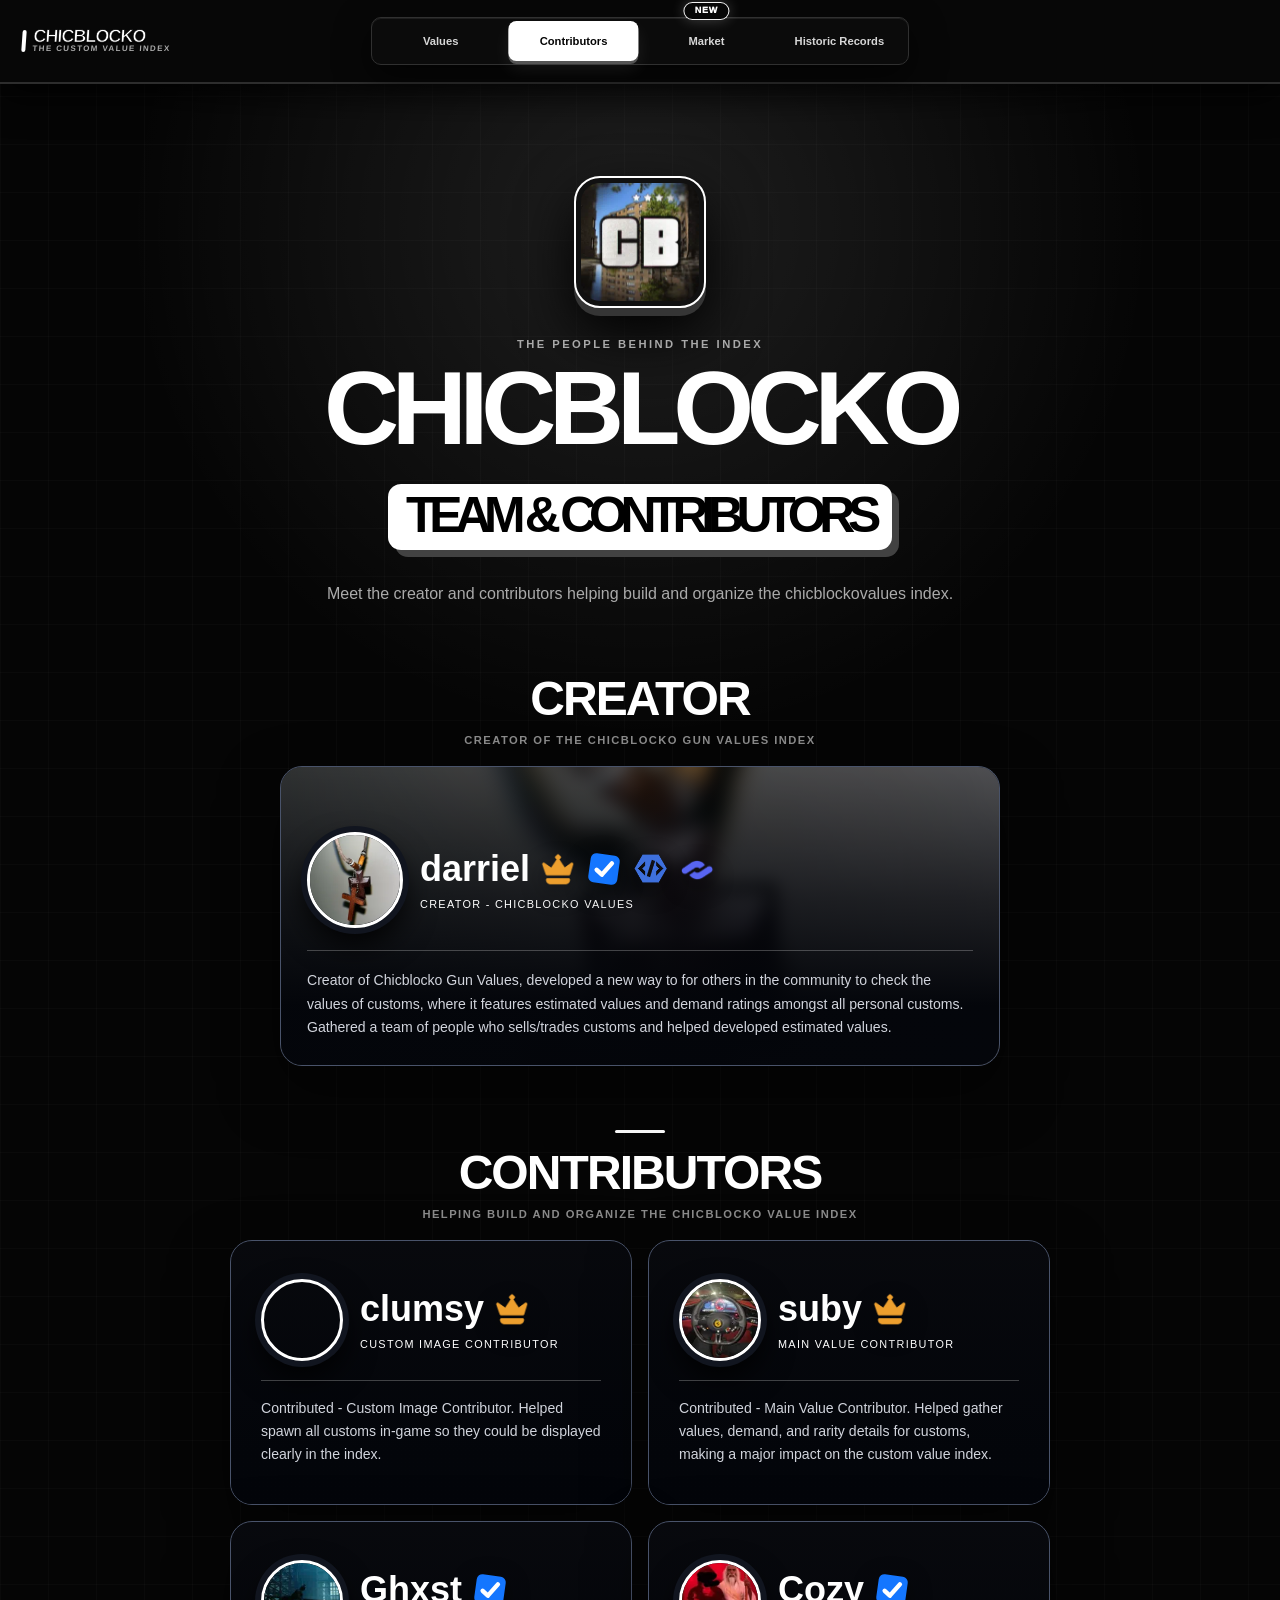
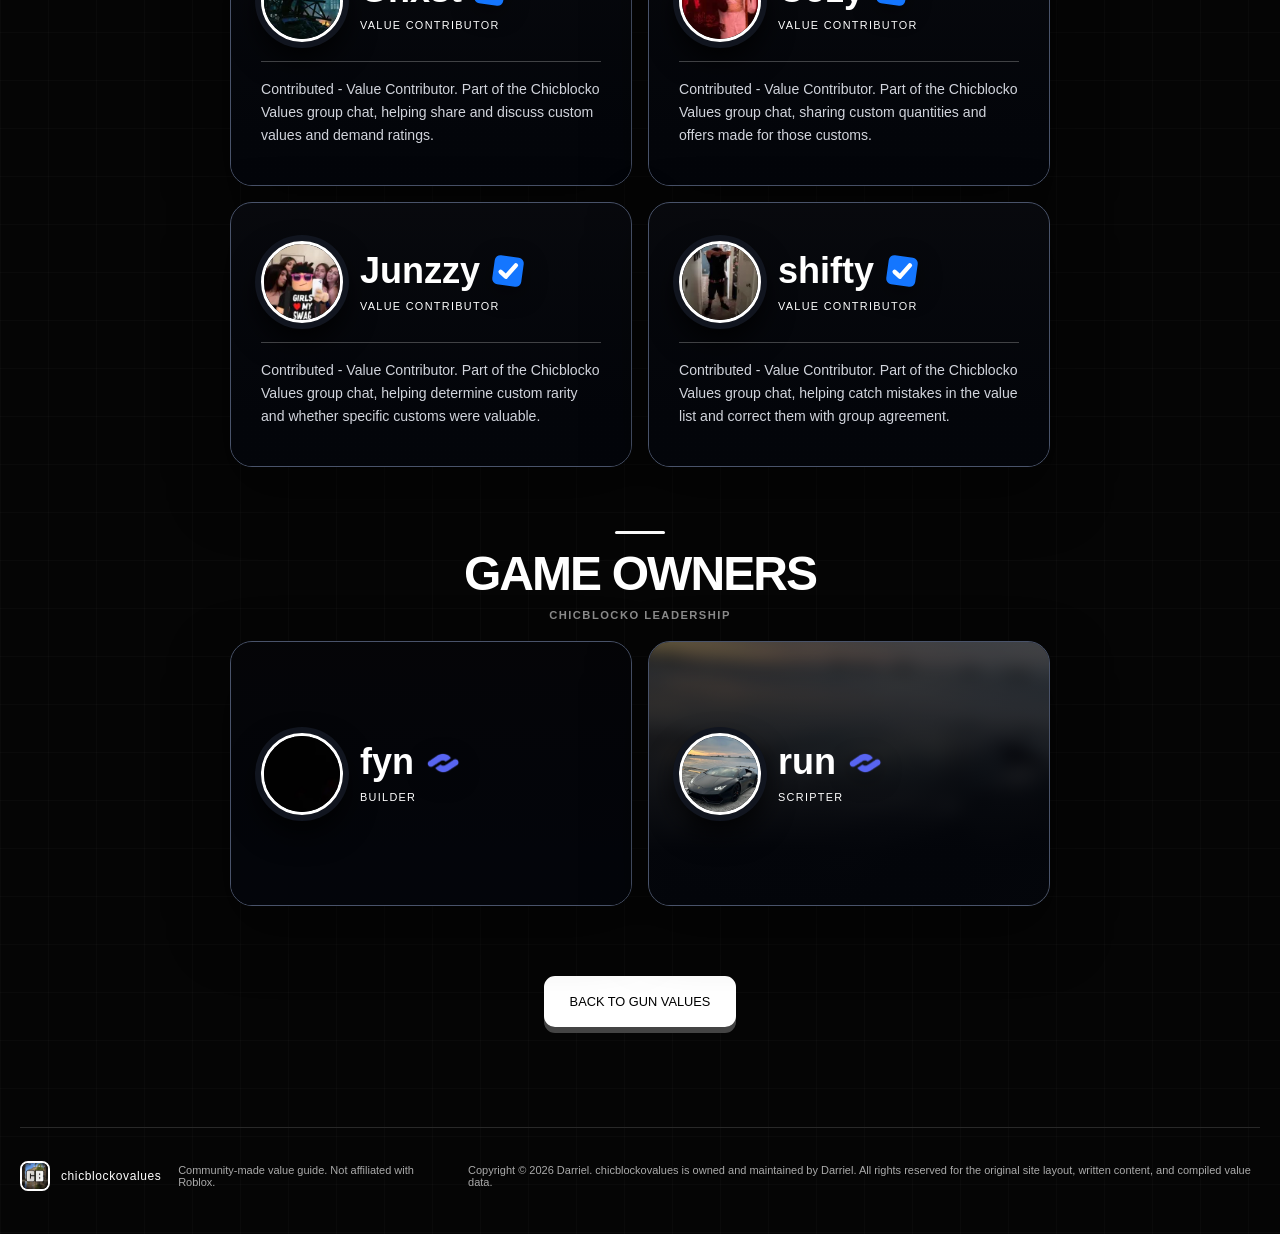
<file: contributors.html>
<!doctype html>
<html lang="en">
<head>
  <meta charset="UTF-8">
  <meta name="viewport" content="width=device-width, initial-scale=1.0">
  <meta name="description" content="Meet the creator, contributors, value contributors, and game owners behind the chicblockovalues custom index.">
  <meta name="robots" content="index, follow">
  <meta name="referrer" content="no-referrer">
  <meta name="theme-color" content="#000000">
  <meta name="color-scheme" content="dark">
  <meta http-equiv="Content-Security-Policy" content="default-src 'self'; img-src 'self' data: https:; script-src 'self'; style-src 'self' 'unsafe-inline'; object-src 'none'; frame-src 'none'; base-uri 'self'; form-action 'none'">
  <title>Contributors | chicblockovalues</title>
  <link rel="canonical" href="https://chicblocko.com/contributors/">
  <link rel="icon" type="image/webp" href="assets/chicblocko-logo.webp">
  <link rel="apple-touch-icon" href="assets/chicblocko-logo.webp">
  <meta property="og:type" content="website">
  <meta property="og:title" content="Contributors | chicblockovalues">
  <meta property="og:description" content="Meet the creator, contributors, value contributors, and game owners behind the chicblockovalues custom index.">
  <meta property="og:url" content="https://chicblocko.com/contributors/">
  <meta property="og:image" content="https://chicblocko.com/assets/chicblocko-logo.webp">
  <meta name="twitter:card" content="summary">
  <link rel="stylesheet" href="styles.css?v=20260618-3">
  <link rel="stylesheet" href="contributors.css?v=20260624-1">
  <link rel="stylesheet" href="navigation.css?v=20260618-3">
</head>
<body class="team-page">
  <a class="skip-link" href="#team">Skip to contributors</a>
  <header class="site-header">
    <a class="brand" href="./#values" aria-label="chicblockovalues home">
      <span class="brand-title">
        <b>CHICBLOCKO</b>
        <em>THE CUSTOM VALUE INDEX</em>
      </span>
    </a>
    <nav aria-label="Main navigation">
      <span class="nav-indicator" aria-hidden="true"></span>
      <a href="./">Values</a>
      <a class="active" href="contributors/" aria-current="page">Contributors</a>
      <a class="market-tab" href="market/">Market</a>
      <a href="historic-records/">Historic Records</a>
    </nav>
  </header>

  <main class="team-main" id="team">
    <section class="team-hero">
      <img src="assets/chicblocko-logo.webp" width="140" height="140" alt="Chicblocko logo" decoding="async" fetchpriority="high">
      <span>THE PEOPLE BEHIND THE INDEX</span>
      <h1>CHICBLOCKO<br><strong>TEAM & CONTRIBUTORS</strong></h1>
      <p>Meet the creator and contributors helping build and organize the chicblockovalues index.</p>
    </section>

    <section class="team-section creator-section" aria-labelledby="creator-title">
      <header class="team-heading">
        <h2 id="creator-title">CREATOR</h2>
        <p>Creator of the chicblockovalues index</p>
      </header>
      <article class="profile-card creator-card" style="--profile-image:url('assets/team/darriel.webp')">
        <div class="profile-top">
          <img loading="lazy" decoding="async" src="assets/team/darriel.webp" width="96" height="96" alt="Darriel">
          <div>
            <h3>darriel <img loading="lazy" decoding="async" class="icon-badge" src="assets/team/link-badge.png" width="36" height="36" alt="Linked creator badge"><img loading="lazy" decoding="async" class="icon-badge" src="assets/team/code-badge.png" width="36" height="36" alt="Developer badge"><img loading="lazy" decoding="async" class="icon-badge" src="assets/team/crown-badge.png" width="36" height="36" alt="Creator crown badge"></h3>
            <span class="profile-role">CREATOR &middot; chicblockovalues</span>
          </div>
        </div>
        <p>Creator of <strong>chicblockovalues</strong>, finished building a completed value index featuring estimated values and demand ratings. Gathered others to help on the project in making accurate ratings and values.</p>
      </article>
    </section>

    <section class="team-section" aria-labelledby="contributors-title">
      <header class="team-heading">
        <h2 id="contributors-title">CONTRIBUTORS</h2>
        <p>Helping build and organize the Chicblocko value index</p>
      </header>
      <div class="profile-grid contributor-grid">
        <article class="profile-card" style="--profile-image:url('assets/team/clumsy.webp')">
          <div class="profile-top">
            <img loading="lazy" decoding="async" src="assets/team/clumsy.webp" width="82" height="82" alt="Clumsy">
            <div>
              <h3>clumsy <img loading="lazy" decoding="async" class="icon-badge" src="assets/team/crown-badge.png" width="36" height="36" alt="Contributor crown badge"></h3>
              <span class="profile-role">CUSTOM IMAGE CONTRIBUTOR</span>
            </div>
          </div>
          <p><strong>Contributed - Custom Image Contributor.</strong> Helped spawn all customs in-game so they could be displayed clearly in the index.</p>
        </article>

        <article class="profile-card" style="--profile-image:url('https://images-ext-1.discordapp.net/external/ugO6U6kGcq1NnVofJ8Rw3WfbtHyNC9OQFnEW3zkHfvY/%3Fsize%3D1280/https/cdn.discordapp.com/avatars/1275719750273597441/a9d312c9a06b8d5b6dab4b948a9ff0a8.webp?format=webp&amp;width=320&amp;height=320')">
          <div class="profile-top">
            <img loading="lazy" decoding="async" src="https://images-ext-1.discordapp.net/external/ugO6U6kGcq1NnVofJ8Rw3WfbtHyNC9OQFnEW3zkHfvY/%3Fsize%3D1280/https/cdn.discordapp.com/avatars/1275719750273597441/a9d312c9a06b8d5b6dab4b948a9ff0a8.webp?format=webp&amp;width=320&amp;height=320" width="82" height="82" alt="Suby">
            <div>
              <h3>suby <img loading="lazy" decoding="async" class="icon-badge" src="assets/team/crown-badge.png" width="36" height="36" alt="Contributor crown badge"></h3>
              <span class="profile-role">MAIN VALUE CONTRIBUTOR</span>
            </div>
          </div>
          <p><strong>Contributed - Main Value Contributor.</strong> Helped gather values, demand, and rarity details for customs, making a major impact on the custom value index.</p>
        </article>

        <article class="profile-card" style="--profile-image:url('https://cdn.discordapp.com/avatars/1404123026169266176/1413357d2b5b135973bb50b06749c6e8.webp?size=1280')">
          <div class="profile-top">
            <img loading="lazy" decoding="async" src="https://cdn.discordapp.com/avatars/1404123026169266176/1413357d2b5b135973bb50b06749c6e8.webp?size=1280" width="82" height="82" alt="Ghxst">
            <div>
              <h3>Ghxst <span class="verified-badge" aria-label="Verified contributor"></span></h3>
              <span class="profile-role">VALUE CONTRIBUTOR</span>
            </div>
          </div>
          <p><strong>Contributed - Value Contributor.</strong> Part of the Chicblocko Values group chat, helping share and discuss custom values and demand ratings.</p>
        </article>

        <article class="profile-card" style="--profile-image:url('https://cdn.discordapp.com/avatars/696088227731341383/2723105c47ed058440a3e8d86a35c289.webp?size=1280')">
          <div class="profile-top">
            <img loading="lazy" decoding="async" src="https://cdn.discordapp.com/avatars/696088227731341383/2723105c47ed058440a3e8d86a35c289.webp?size=1280" width="82" height="82" alt="Cozy">
            <div>
              <h3>Cozy <span class="verified-badge" aria-label="Verified contributor"></span></h3>
              <span class="profile-role">VALUE CONTRIBUTOR</span>
            </div>
          </div>
          <p><strong>Contributed - Value Contributor.</strong> Part of the Chicblocko Values group chat, sharing custom quantities and offers made for those customs.</p>
        </article>

        <article class="profile-card" style="--profile-image:url('https://cdn.discordapp.com/avatars/1517892263705968878/10405e37e6bb8116ba7f06dbf229d71d.webp?size=1280')">
          <div class="profile-top">
            <img loading="lazy" decoding="async" src="https://cdn.discordapp.com/avatars/1517892263705968878/10405e37e6bb8116ba7f06dbf229d71d.webp?size=1280" width="82" height="82" alt="Junzzy">
            <div>
              <h3>Junzzy <span class="verified-badge" aria-label="Verified contributor"></span></h3>
              <span class="profile-role">VALUE CONTRIBUTOR</span>
            </div>
          </div>
          <p><strong>Contributed - Value Contributor.</strong> Part of the Chicblocko Values group chat, helping determine custom rarity and whether specific customs were valuable.</p>
        </article>

        <article class="profile-card" style="--profile-image:url('https://cdn.discordapp.com/avatars/1089231808656310284/a_ef94a48991251636db475e4ca0050d1d.webp?size=1280&amp;animated=true')">
          <div class="profile-top">
            <img loading="lazy" decoding="async" src="https://cdn.discordapp.com/avatars/1089231808656310284/a_ef94a48991251636db475e4ca0050d1d.webp?size=1280&amp;animated=true" width="82" height="82" alt="shifty">
            <div>
              <h3>shifty <span class="verified-badge" aria-label="Verified contributor"></span></h3>
              <span class="profile-role">VALUE CONTRIBUTOR</span>
            </div>
          </div>
          <p><strong>Contributed - Value Contributor.</strong> Part of the Chicblocko Values group chat, helping catch mistakes in the value list and correct them with group agreement.</p>
        </article>
        <article class="profile-card" style="--profile-image:url('assets/team/fyn.webp')">
          <div class="profile-top">
            <img loading="lazy" decoding="async" src="assets/team/fyn.webp" width="82" height="82" alt="Fyn">
            <div>
              <h3>fyn</h3>
              <span class="profile-role">BUILDER</span>
            </div>
          </div>
        </article>

        <article class="profile-card" style="--profile-image:url('assets/team/run.webp')">
          <div class="profile-top">
            <img loading="lazy" decoding="async" src="assets/team/run.webp" width="82" height="82" alt="Run">
            <div>
              <h3>run</h3>
              <span class="profile-role">SCRIPTER</span>
            </div>
          </div>
        </article>
      </div>
    </section>

    <a class="return-values" href="./#catalog">BACK TO GUN VALUES</a>
  </main>

  <footer>
    <a class="brand" href="./#values"><img loading="lazy" decoding="async" class="brand-mark" src="assets/chicblocko-logo.webp" width="255" height="255" alt=""><span>chicblockovalues</span></a>
    <p>Community-made value guide. Not affiliated with Roblox.</p>
    <p>Copyright &copy; 2026 Darriel. chicblockovalues is owned and maintained by Darriel. All rights reserved for the original site layout, written content, and compiled value data.</p>
  </footer>
  <script src="site-sections-data.js?v=20260702-1"></script>
  <script src="site-sections-render.js?v=20260702-1"></script>
  <script src="navigation.js?v=20260618-1"></script>
</body>
</html>
</file>
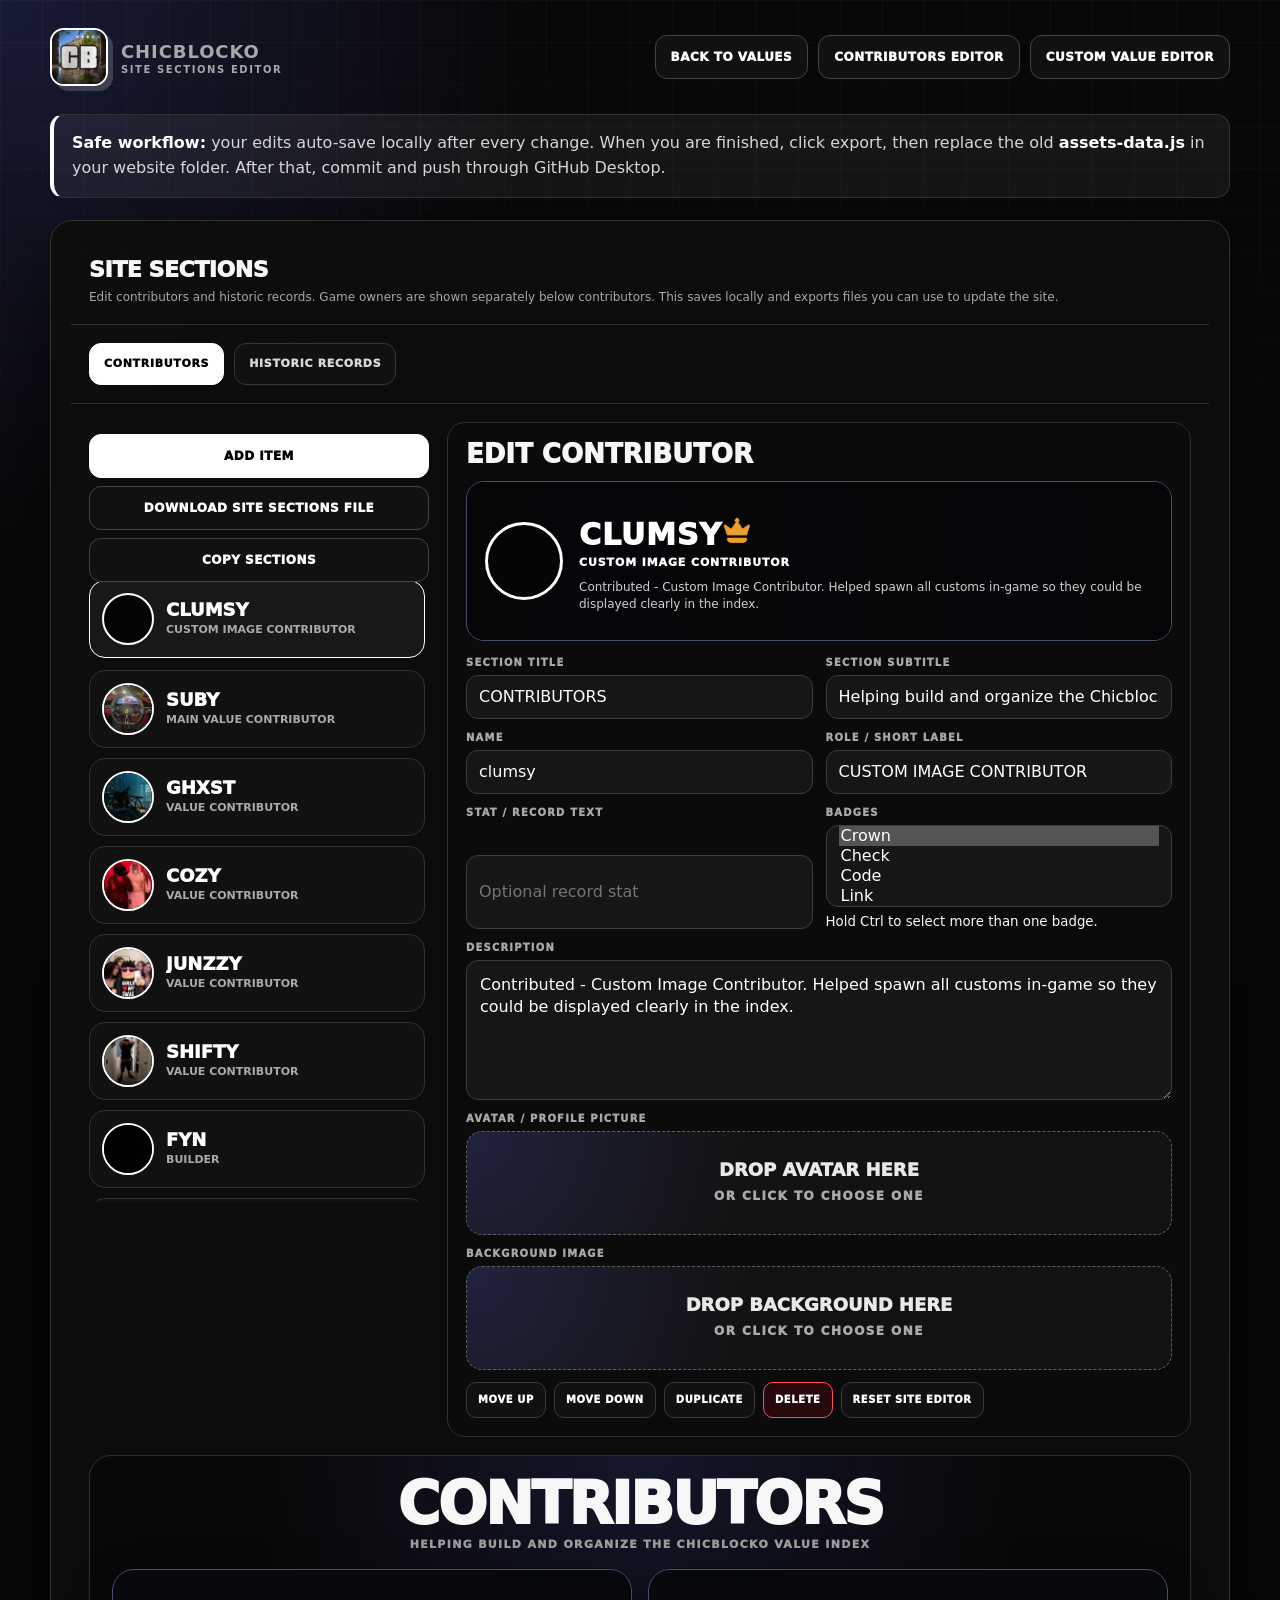
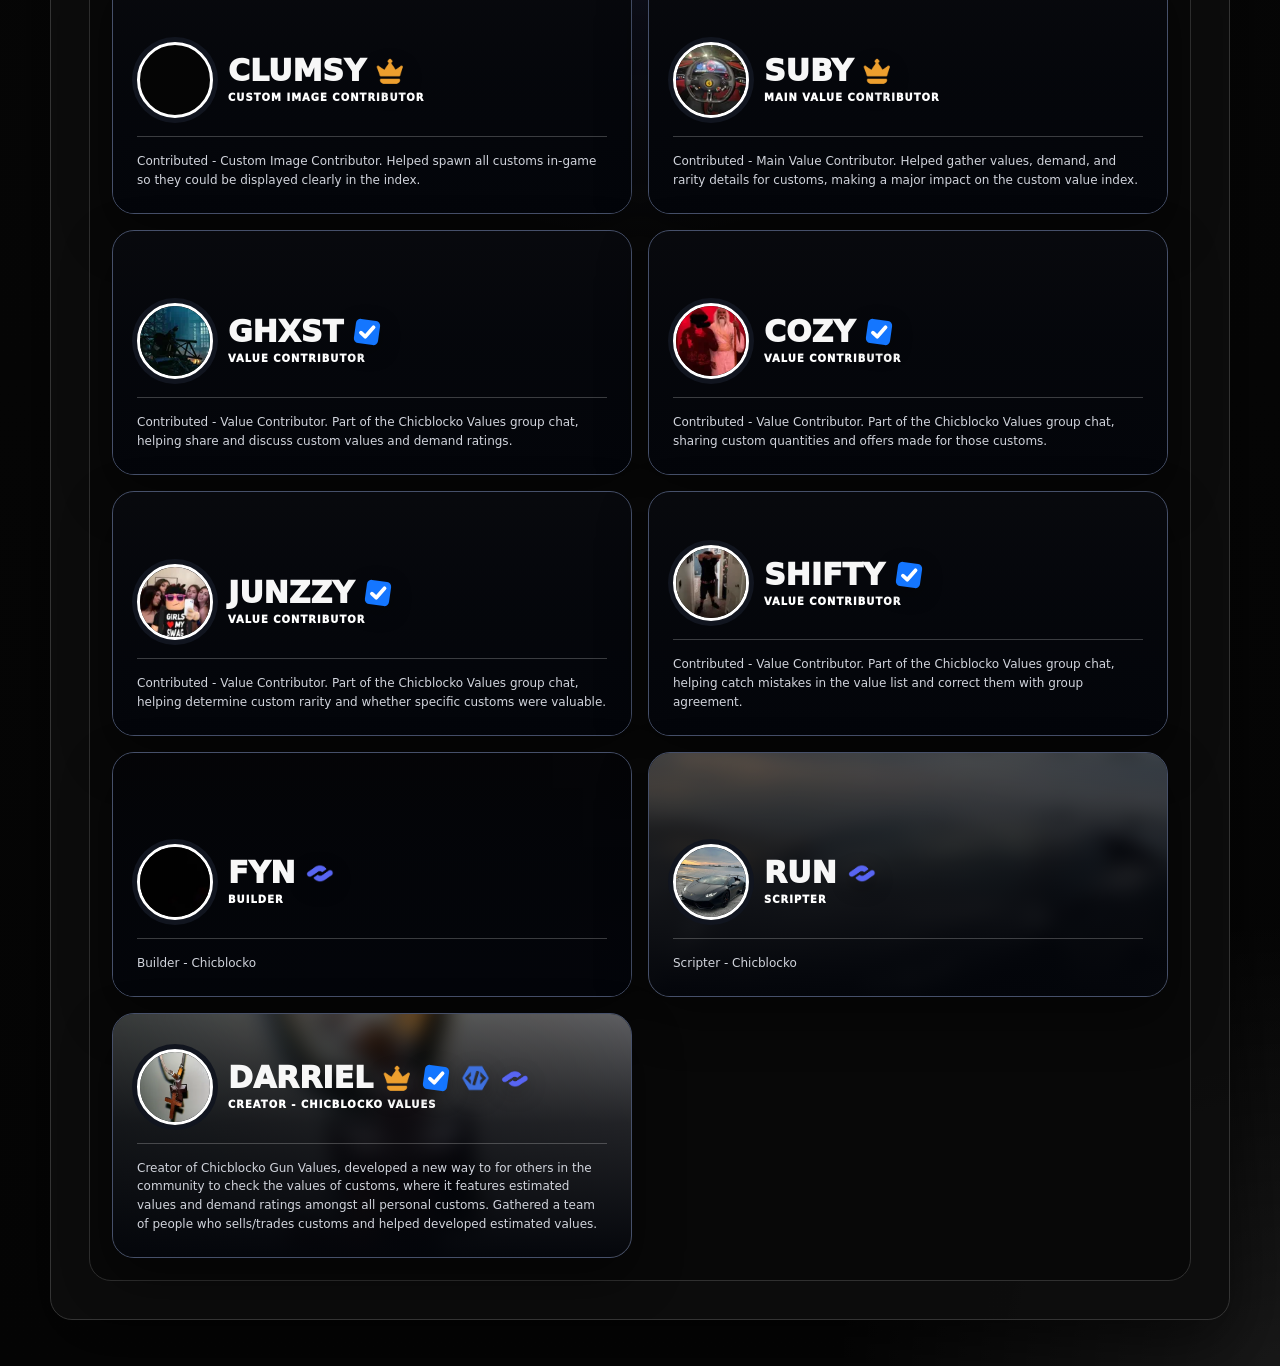
<file: site-sections-editor.html>
<!doctype html>
<html lang="en">
<head>
  <meta charset="UTF-8">
  <meta name="viewport" content="width=device-width, initial-scale=1.0">
  <meta name="robots" content="noindex, nofollow, noarchive">
  <meta name="referrer" content="no-referrer">
  <meta name="theme-color" content="#050505">
  <meta name="color-scheme" content="dark">
  <meta http-equiv="Content-Security-Policy" content="default-src 'self'; img-src 'self' data: https:; script-src 'self' 'unsafe-inline'; style-src 'self' 'unsafe-inline'; object-src 'none'; frame-src 'none'; base-uri 'self'; form-action 'none'">
  <title>Site Sections Editor | Chicblocko Gun Values</title>
  <link rel="icon" type="image/webp" href="assets/chicblocko-logo.webp">
  <script src="assets-data.js?v=20260629-2"></script>
  <script src="market-history-backfill.js?v=20260701-1"></script>
  <script src="site-sections-data.js?v=20260702-1"></script>
  <style>
    :root {
      --bg: #050505;
      --panel: #101010;
      --panel-2: #171717;
      --line: #343434;
      --text: #f7f7f7;
      --muted: #a8a8a8;
      --soft: #737373;
      --white: #fff;
      --blue: #5d6dff;
      --green: #74ff8b;
      --red: #ff4b5f;
      --shadow: 0 24px 70px rgba(0, 0, 0, .58);
      --font: Inter, ui-sans-serif, system-ui, -apple-system, BlinkMacSystemFont, "Segoe UI", sans-serif;
      --display: Impact, Haettenschweiler, "Arial Black", var(--font);
    }

    * { box-sizing: border-box; }

    html { scroll-behavior: smooth; }

    body {
      min-height: 100vh;
      margin: 0;
      color: var(--text);
      background:
        radial-gradient(circle at top left, rgba(93, 109, 255, .18), transparent 34rem),
        radial-gradient(circle at bottom right, rgba(255, 255, 255, .08), transparent 28rem),
        linear-gradient(180deg, #080808, var(--bg));
      font-family: var(--font);
    }

    body::before {
      content: "";
      position: fixed;
      inset: 0;
      z-index: -1;
      background-image:
        linear-gradient(rgba(255, 255, 255, .035) 1px, transparent 1px),
        linear-gradient(90deg, rgba(255, 255, 255, .035) 1px, transparent 1px);
      background-size: 42px 42px;
      mask-image: linear-gradient(to bottom, rgba(0,0,0,.8), transparent 86%);
      pointer-events: none;
    }

    button, input, select, textarea { font: inherit; }

    button {
      cursor: pointer;
      border: 0;
    }

    .shell {
      width: min(1180px, calc(100% - 28px));
      margin: 0 auto;
      padding: 28px 0 46px;
    }

    .topbar {
      display: flex;
      align-items: center;
      justify-content: space-between;
      gap: 16px;
      margin-bottom: 28px;
    }

    .brand {
      display: inline-flex;
      align-items: center;
      gap: 13px;
      color: inherit;
      text-decoration: none;
    }

    .brand img {
      width: 58px;
      height: 58px;
      object-fit: cover;
      border: 2px solid #fff;
      border-radius: 14px;
      box-shadow: 5px 5px 0 rgba(255, 255, 255, .18);
    }

    .brand b {
      display: block;
      font: 900 18px/1 var(--display);
      letter-spacing: .05em;
    }

    .brand span {
      display: block;
      margin-top: 3px;
      color: var(--muted);
      font-size: 10px;
      font-weight: 900;
      letter-spacing: .16em;
      text-transform: uppercase;
    }

    .top-actions {
      display: flex;
      flex-wrap: wrap;
      justify-content: flex-end;
      gap: 10px;
    }

    .button {
      min-height: 44px;
      display: inline-flex;
      align-items: center;
      justify-content: center;
      gap: 9px;
      padding: 0 15px;
      color: #000;
      background: #fff;
      border: 1px solid #fff;
      border-radius: 12px;
      font-size: 12px;
      font-weight: 950;
      letter-spacing: .04em;
      text-decoration: none;
      text-transform: uppercase;
      transition: transform .18s ease, box-shadow .18s ease, background .18s ease, color .18s ease;
    }

    .button:hover {
      transform: translateY(-2px);
      box-shadow: 0 8px 0 rgba(255, 255, 255, .18);
    }

    .button.full { width: 100%; }

    .button.secondary {
      color: #fff;
      background: #111;
      border-color: #444;
    }

    .button.danger {
      color: #fff;
      background: #2a090d;
      border-color: #ff4b5f;
    }

    .hero {
      display: grid;
      grid-template-columns: minmax(0, 1fr) auto;
      gap: 24px;
      align-items: end;
      margin-bottom: 22px;
      padding: clamp(24px, 4vw, 42px);
      background: rgba(13, 13, 13, .78);
      border: 1px solid var(--line);
      border-radius: 24px;
      box-shadow: var(--shadow);
      backdrop-filter: blur(14px);
    }

    .kicker {
      display: block;
      margin-bottom: 10px;
      color: var(--muted);
      font-size: 11px;
      font-weight: 950;
      letter-spacing: .18em;
      text-transform: uppercase;
    }

    h1 {
      margin: 0;
      font: 950 clamp(38px, 7vw, 82px)/.86 var(--display);
      letter-spacing: -.05em;
      text-transform: uppercase;
      text-shadow: 0 5px 0 rgba(255, 255, 255, .14);
    }

    .hero p {
      max-width: 700px;
      margin: 17px 0 0;
      color: #c8c8c8;
      font-size: 15px;
      line-height: 1.65;
    }

    .stats {
      display: grid;
      grid-template-columns: repeat(2, minmax(130px, 1fr));
      gap: 10px;
      min-width: 290px;
    }

    .stat {
      padding: 18px;
      background: #111;
      border: 1px solid #353535;
      border-radius: 16px;
      text-align: center;
    }

    .stat b {
      display: block;
      font: 950 28px/1 var(--display);
    }

    .stat span {
      display: block;
      margin-top: 6px;
      color: var(--muted);
      font-size: 10px;
      font-weight: 950;
      letter-spacing: .12em;
      text-transform: uppercase;
    }

    .notice {
      margin: 0 0 22px;
      padding: 16px 18px;
      color: #d6d6d6;
      background: rgba(255,255,255,.06);
      border: 1px solid #333;
      border-left: 4px solid #fff;
      border-radius: 14px;
      line-height: 1.55;
    }

    .notice strong { color: #fff; }

    .layout {
      display: grid;
      grid-template-columns: minmax(260px, 390px) minmax(0, 1fr);
      gap: 18px;
      align-items: start;
    }

    .panel {
      background: rgba(14,14,14,.92);
      border: 1px solid #343434;
      border-radius: 22px;
      box-shadow: var(--shadow);
      overflow: hidden;
    }

    .panel-head {
      padding: 18px;
      border-bottom: 1px solid #2e2e2e;
    }

    .panel-head h2 {
      margin: 0;
      font: 950 22px/1 var(--display);
      letter-spacing: -.02em;
      text-transform: uppercase;
    }

    .panel-head p {
      margin: 8px 0 0;
      color: var(--muted);
      font-size: 12px;
      line-height: 1.45;
    }

    .tools {
      display: grid;
      gap: 10px;
      padding: 14px;
      background: #0c0c0c;
      border-bottom: 1px solid #2e2e2e;
    }

    .tools.two {
      grid-template-columns: repeat(2, minmax(0, 1fr));
    }

    .view-toggle {
      display: grid;
      grid-template-columns: repeat(2, minmax(0, 1fr));
      gap: 8px;
    }

    .toggle-button {
      min-height: 42px;
      color: #aaa;
      background: #151515;
      border: 1px solid #3a3a3a;
      border-radius: 12px;
      font-size: 11px;
      font-weight: 950;
      letter-spacing: .08em;
      text-transform: uppercase;
      transition: background .16s ease, color .16s ease, transform .16s ease;
    }

    .toggle-button.active,
    .toggle-button:hover {
      color: #000;
      background: #fff;
      transform: translateY(-1px);
    }

    .add-box {
      display: grid;
      gap: 12px;
      margin: 14px;
      padding: 14px;
      background: linear-gradient(135deg, rgba(255,255,255,.07), rgba(255,255,255,.025));
      border: 1px solid #353535;
      border-radius: 18px;
    }

    .add-box summary {
      cursor: pointer;
      color: #fff;
      font-size: 12px;
      font-weight: 950;
      letter-spacing: .08em;
      text-transform: uppercase;
    }

    .add-grid {
      display: grid;
      grid-template-columns: repeat(2, minmax(0, 1fr));
      gap: 10px;
      padding-top: 10px;
    }

    .field {
      display: grid;
      gap: 7px;
    }

    .field span {
      color: var(--muted);
      font-size: 10px;
      font-weight: 950;
      letter-spacing: .12em;
      text-transform: uppercase;
    }

    input, select, textarea {
      width: 100%;
      min-height: 44px;
      color: #fff;
      background: #161616;
      border: 1px solid #3c3c3c;
      border-radius: 12px;
      outline: 0;
    }

    input, select { padding: 0 12px; }

    textarea {
      min-height: 140px;
      padding: 13px;
      resize: vertical;
      line-height: 1.4;
    }

    input:focus, select:focus, textarea:focus {
      border-color: #fff;
      box-shadow: 0 0 0 3px rgba(255,255,255,.1);
    }

    .list {
      max-height: 690px;
      overflow: auto;
      padding: 10px;
    }

    .custom-row {
      width: 100%;
      display: grid;
      grid-template-columns: 64px minmax(0, 1fr);
      gap: 12px;
      align-items: center;
      padding: 10px;
      color: inherit;
      background: transparent;
      border: 1px solid transparent;
      border-radius: 15px;
      text-align: left;
      transition: background .16s ease, border-color .16s ease, transform .16s ease;
    }

    .custom-row.dragging,
    .custom-card.dragging {
      opacity: .45;
      transform: scale(.985);
    }

    .custom-row.drop-target,
    .custom-card.drop-target {
      border-color: var(--green);
      box-shadow: 0 0 0 3px rgba(116, 255, 139, .12);
    }

    .custom-row:hover, .custom-row.active {
      background: #181818;
      border-color: #fff;
      transform: translateY(-1px);
    }

    .thumb {
      width: 64px;
      height: 48px;
      display: grid;
      place-items: center;
      overflow: hidden;
      background: #202020;
      border: 1px solid #3a3a3a;
      border-radius: 10px;
      color: #777;
      font-size: 8px;
      font-weight: 950;
      letter-spacing: .08em;
      text-align: center;
    }

    .thumb img {
      width: 100%;
      height: 100%;
      object-fit: contain;
    }

    .row-title {
      min-width: 0;
    }

    .row-title b {
      display: block;
      overflow: hidden;
      font-size: 13px;
      font-weight: 950;
      text-overflow: ellipsis;
      white-space: nowrap;
    }

    .row-title span {
      display: block;
      margin-top: 4px;
      color: var(--muted);
      font-size: 11px;
    }

    .grid-view {
      display: grid;
      grid-template-columns: repeat(auto-fill, minmax(260px, 1fr));
      gap: 14px;
      padding: 14px;
      background:
        radial-gradient(circle at top, rgba(255,255,255,.08), transparent 20rem),
        #070707;
    }

    .custom-card {
      min-height: 390px;
      display: grid;
      grid-template-rows: 190px auto;
      gap: 14px;
      padding: 16px;
      color: inherit;
      background: #111;
      border: 1px solid #3a3a3a;
      border-radius: 22px;
      text-align: center;
      transition: transform .16s ease, border-color .16s ease, box-shadow .16s ease;
    }

    .custom-card:hover,
    .custom-card.active {
      transform: translateY(-4px);
      border-color: #fff;
      box-shadow: 0 22px 52px rgba(0,0,0,.52);
    }

    .card-thumb {
      display: grid;
      place-items: center;
      overflow: hidden;
      background: #1d1d1d;
      border: 1px solid #444;
      border-radius: 15px;
      color: #777;
      font: 950 10px var(--display);
      letter-spacing: .08em;
    }

    .card-thumb img {
      width: 100%;
      height: 100%;
      object-fit: contain;
    }

    .card-copy {
      display: grid;
      align-content: center;
      gap: 8px;
    }

    .card-copy small {
      color: #aeb4c3;
      font-size: 10px;
      font-weight: 950;
      letter-spacing: .12em;
      text-transform: uppercase;
    }

    .card-copy b {
      font: 950 24px/1.05 var(--display);
      text-transform: uppercase;
      text-shadow: 0 2px 0 #000;
    }

    .card-copy span {
      color: #cfcfcf;
      font-size: 12px;
    }

    .card-stats {
      display: grid;
      grid-template-columns: repeat(2, minmax(0, 1fr));
      gap: 0;
      margin-top: 10px;
      overflow: hidden;
      border: 1px solid #333;
      border-radius: 14px;
    }

    .card-stats i {
      display: grid;
      gap: 5px;
      padding: 12px 8px;
      color: #fff;
      background: #0f0f0f;
      border-radius: 0;
      font-size: 10px;
      font-weight: 950;
      font-style: normal;
      letter-spacing: .06em;
      text-transform: uppercase;
    }

    .card-stats i + i { border-left: 1px solid #333; }

    .card-stats i::before {
      color: #9f9f9f;
      font-size: 9px;
      letter-spacing: .12em;
    }

    .card-stats i:first-child::before { content: "EST. VALUE"; }
    .card-stats i:last-child::before { content: "DEMAND"; }

    .editor {
      min-height: 620px;
    }

    .empty {
      min-height: 620px;
      display: grid;
      place-items: center;
      padding: 40px;
      color: var(--muted);
      text-align: center;
    }

    .empty b {
      display: block;
      margin-bottom: 8px;
      color: #fff;
      font: 950 28px/1 var(--display);
      text-transform: uppercase;
    }

    .edit-body {
      display: none;
      padding: 18px;
    }

    .editor.has-selection .empty { display: none; }
    .editor.has-selection .edit-body { display: block; }

    .preview {
      min-height: 260px;
      display: grid;
      place-items: center;
      margin-bottom: 18px;
      overflow: hidden;
      background: #1a1a1a;
      border: 1px solid #383838;
      border-radius: 18px;
      cursor: pointer;
      transition: border-color .18s ease, box-shadow .18s ease, transform .18s ease;
    }

    .preview:hover,
    .preview.drag-over {
      border-color: #fff;
      box-shadow: 0 0 0 3px rgba(255,255,255,.1);
      transform: translateY(-1px);
    }

    .preview img {
      width: 100%;
      max-height: 300px;
      object-fit: contain;
    }

    .preview span {
      color: #777;
      font: 950 14px var(--display);
      letter-spacing: .08em;
    }

    .file-input {
      position: absolute;
      width: 1px;
      height: 1px;
      overflow: hidden;
      clip: rect(0 0 0 0);
      clip-path: inset(50%);
      white-space: nowrap;
    }

    .hidden-field {
      display: none;
    }

    .image-drop {
      min-height: 104px;
      display: grid;
      place-items: center;
      padding: 18px;
      color: #e8e8e8;
      background:
        radial-gradient(circle at top left, rgba(93, 109, 255, .18), transparent 18rem),
        #121212;
      border: 1px dashed #5f5f5f;
      border-radius: 16px;
      text-align: center;
      cursor: pointer;
      transition: transform .18s ease, border-color .18s ease, box-shadow .18s ease;
    }

    .image-drop:hover,
    .image-drop.drag-over {
      transform: translateY(-2px);
      border-color: #fff;
      box-shadow: 0 0 0 3px rgba(255,255,255,.08);
    }

    .image-drop b {
      display: block;
      margin-bottom: 6px;
      font: 950 18px/1 var(--display);
      text-transform: uppercase;
    }

    .image-drop span {
      color: #aaa;
      font-size: 12px;
      line-height: 1.45;
    }

    .image-help {
      margin: -6px 0 15px;
      color: #aaa;
      font-size: 12px;
      text-align: center;
    }

    .form-grid {
      display: grid;
      grid-template-columns: repeat(2, minmax(0, 1fr));
      gap: 13px;
    }

    .field.full { grid-column: 1 / -1; }

    .readonly {
      min-height: 44px;
      display: flex;
      align-items: center;
      padding: 0 12px;
      color: #d5d5d5;
      background: #111;
      border: 1px solid #2b2b2b;
      border-radius: 12px;
      overflow-wrap: anywhere;
    }

    .changed-pill {
      display: none;
      width: max-content;
      margin-top: 14px;
      padding: 9px 12px;
      color: #000;
      background: var(--green);
      border-radius: 999px;
      font-size: 11px;
      font-weight: 950;
      letter-spacing: .08em;
      text-transform: uppercase;
    }

    .editor.dirty .changed-pill { display: inline-flex; }

    .export-box {
      margin-top: 18px;
      padding: 18px;
      background: #0c0c0c;
      border: 1px solid #303030;
      border-radius: 18px;
    }

    .export-box h3 {
      margin: 0 0 9px;
      font: 950 18px/1 var(--display);
      text-transform: uppercase;
    }

    .export-box p {
      margin: 0 0 14px;
      color: var(--muted);
      font-size: 12px;
      line-height: 1.5;
    }

    .export-actions {
      display: flex;
      flex-wrap: wrap;
      gap: 10px;
    }

    .market-dashboard {
      display: grid;
      gap: 14px;
      margin: 16px 0;
    }

    .market-stat-grid {
      display: grid;
      grid-template-columns: repeat(4, minmax(0, 1fr));
      gap: 10px;
    }

    .market-stat {
      min-height: 82px;
      display: grid;
      align-content: center;
      gap: 7px;
      padding: 13px;
      background:
        linear-gradient(135deg, rgba(255,255,255,.07), transparent 42%),
        #101010;
      border: 1px solid #303030;
      border-radius: 16px;
    }

    .market-stat b {
      color: #fff;
      font: 950 27px/1 var(--display);
      text-transform: uppercase;
    }

    .market-stat span {
      color: #aaa;
      font-size: 9px;
      font-weight: 950;
      letter-spacing: .12em;
      text-transform: uppercase;
    }

    .market-stat.up { border-color: rgba(96, 255, 151, .38); }
    .market-stat.down { border-color: rgba(255, 78, 98, .42); }
    .market-stat.demand { border-color: rgba(105, 137, 255, .42); }

    .trend-grid {
      display: grid;
      grid-template-columns: repeat(2, minmax(0, 1fr));
      gap: 10px;
    }

    .trend-card {
      min-width: 0;
      padding: 13px;
      background:
        radial-gradient(circle at 18% 0, rgba(93, 109, 255, .18), transparent 15rem),
        #08090d;
      border: 1px solid #303747;
      border-radius: 16px;
    }

    .trend-card h4 {
      display: flex;
      align-items: center;
      justify-content: space-between;
      gap: 10px;
      margin: 0 0 8px;
      color: #fff;
      font: 950 13px/1 var(--display);
      text-transform: uppercase;
    }

    .trend-card h4 small {
      color: #9da6bd;
      font: 950 9px/1.2 system-ui, sans-serif;
      letter-spacing: .1em;
      text-transform: uppercase;
    }

    .trend-chart {
      min-height: 138px;
      overflow: hidden;
      background:
        linear-gradient(rgba(255,255,255,.05) 1px, transparent 1px),
        linear-gradient(90deg, rgba(255,255,255,.05) 1px, transparent 1px),
        #06070a;
      background-size: 100% 33%, 25% 100%;
      border: 1px solid #242a36;
      border-radius: 14px;
    }

    .trend-chart svg {
      display: block;
      width: 100%;
      height: 138px;
    }

    .trend-line {
      fill: none;
      stroke: #fff;
      stroke-width: 4;
      stroke-linecap: round;
      stroke-linejoin: round;
      filter: drop-shadow(0 0 10px rgba(255,255,255,.4));
    }

    .trend-line.price { stroke: #5cff96; }
    .trend-line.demand { stroke: #7691ff; }

    .trend-area {
      opacity: .22;
    }

    .trend-dot {
      fill: #fff;
      stroke: #050505;
      stroke-width: 3;
    }

    .trend-empty {
      min-height: 138px;
      display: grid;
      place-items: center;
      padding: 20px;
      color: #8f8f8f;
      text-align: center;
      font-size: 11px;
      font-weight: 900;
      letter-spacing: .06em;
      text-transform: uppercase;
    }

    .history-list {
      display: grid;
      gap: 9px;
      max-height: 240px;
      margin: 0 0 14px;
      overflow: auto;
    }

    .history-entry {
      display: grid;
      gap: 5px;
      padding: 12px;
      background: #111;
      border: 1px solid #2d2d2d;
      border-radius: 14px;
    }

    .history-entry b {
      font: 950 16px/1 var(--display);
      text-transform: uppercase;
    }

    .history-entry span {
      color: #aaa;
      font-size: 11px;
      font-weight: 800;
      letter-spacing: .03em;
    }

    .history-entry strong {
      color: #fff;
    }

    .history-entry-head {
      display: flex;
      align-items: center;
      justify-content: space-between;
      gap: 10px;
    }

    .movement-row {
      display: flex;
      flex-wrap: wrap;
      gap: 7px;
      margin-top: 2px;
    }

    .movement-pill {
      width: max-content;
      padding: 6px 8px;
      color: #d6d6d6;
      background: #080808;
      border: 1px solid #333;
      border-radius: 999px;
      font-size: 9px;
      font-weight: 950;
      letter-spacing: .08em;
      text-transform: uppercase;
    }

    .movement-pill.up {
      color: #90ffb5;
      border-color: rgba(96, 255, 151, .55);
      background: rgba(96, 255, 151, .08);
    }

    .movement-pill.down {
      color: #ff9aa7;
      border-color: rgba(255, 78, 98, .55);
      background: rgba(255, 78, 98, .08);
    }

    .movement-pill.flat {
      color: #d7d7d7;
      border-color: rgba(255,255,255,.22);
    }

    .site-editor {
      margin-top: 22px;
      padding: 20px;
    }

    .section-tabs {
      display: flex;
      flex-wrap: wrap;
      gap: 10px;
      padding: 18px;
      border-bottom: 1px solid #2e2e2e;
    }

    .section-tab {
      min-height: 42px;
      padding: 0 14px;
      color: #d8d8d8;
      background: #111;
      border: 1px solid #383838;
      border-radius: 12px;
      font-size: 11px;
      font-weight: 950;
      letter-spacing: .06em;
      text-transform: uppercase;
      transition: transform .18s ease, border-color .18s ease, color .18s ease, background .18s ease;
    }

    .section-tab:hover {
      transform: translateY(-2px);
      border-color: #777;
      color: #fff;
    }

    .section-tab.active {
      color: #000;
      background: #fff;
      border-color: #fff;
    }

    .site-editor-layout {
      display: grid;
      grid-template-columns: minmax(250px, 340px) minmax(0, 1fr);
      gap: 18px;
      padding: 18px;
    }

    .section-item-list {
      display: grid;
      gap: 10px;
      max-height: 620px;
      overflow: auto;
      padding-right: 4px;
    }

    .section-item {
      display: flex;
      align-items: center;
      gap: 12px;
      width: 100%;
      padding: 12px;
      color: #fff;
      background: #111;
      border: 1px solid #303030;
      border-radius: 16px;
      text-align: left;
      transition: transform .18s ease, border-color .18s ease, background .18s ease;
    }

    .section-item:hover,
    .section-item.active,
    .section-item.drop-target {
      transform: translateY(-2px);
      border-color: #fff;
      background: #181818;
    }

    .section-item.dragging {
      opacity: .5;
      transform: scale(.98);
    }

    .section-item img,
    .section-avatar {
      width: 52px;
      height: 52px;
      flex: 0 0 52px;
      object-fit: cover;
      border: 2px solid #fff;
      border-radius: 50%;
      background: #050505;
    }

    .section-item-copy {
      min-width: 0;
      display: grid;
      gap: 4px;
    }

    .section-item-copy b {
      overflow: hidden;
      font: 950 18px/1 var(--display);
      text-overflow: ellipsis;
      text-transform: uppercase;
      white-space: nowrap;
    }

    .section-item-copy span {
      overflow: hidden;
      color: #aaa;
      font-size: 11px;
      font-weight: 850;
      text-overflow: ellipsis;
      text-transform: uppercase;
      white-space: nowrap;
    }

    .site-form-card {
      min-height: 620px;
      padding: 18px;
      background: #0b0b0b;
      border: 1px solid #303030;
      border-radius: 18px;
    }

    .site-form-card h3 {
      margin: 0 0 14px;
      font: 950 26px/1 var(--display);
      text-transform: uppercase;
    }

    .section-preview-card {
      position: relative;
      isolation: isolate;
      min-height: 160px;
      display: flex;
      align-items: center;
      gap: 16px;
      margin-bottom: 16px;
      overflow: hidden;
      padding: 18px;
      border: 1px solid #46506a;
      border-radius: 18px;
      background: #090a0e;
    }

    .section-preview-card::before {
      content: "";
      position: absolute;
      z-index: -2;
      inset: -10px;
      background: var(--section-bg, none) center / cover no-repeat;
      filter: blur(10px) saturate(.9);
      opacity: .5;
      transform: scale(1.08);
    }

    .section-preview-card::after {
      content: "";
      position: absolute;
      z-index: -1;
      inset: 0;
      background: linear-gradient(90deg, rgba(5, 5, 8, .96), rgba(5, 5, 8, .72), rgba(5, 5, 8, .98));
    }

    .section-preview-card img {
      width: 78px;
      height: 78px;
      flex: 0 0 78px;
      object-fit: cover;
      border: 3px solid #fff;
      border-radius: 50%;
      background: #050505;
    }

    .section-preview-card b {
      font: 950 30px/1 var(--display);
      text-transform: uppercase;
    }

    .preview-name-line,
    .site-preview-name-line {
      display: flex;
      align-items: center;
      gap: 9px;
      min-width: 0;
    }

    .preview-name-line b,
    .site-preview-name-line h4 {
      min-width: 0;
      overflow-wrap: anywhere;
    }

    .preview-badge {
      width: 28px;
      height: 28px;
      flex: 0 0 28px;
      object-fit: contain;
      border: 0;
      border-radius: 0;
      background: transparent;
      box-shadow: none;
      filter: drop-shadow(0 6px 10px rgba(0,0,0,.35));
    }

    .site-preview-name-line .preview-badge {
      width: 30px;
      height: 30px;
      flex-basis: 30px;
    }

    .section-preview-card img.preview-badge,
    .site-preview-top img.preview-badge {
      width: 30px;
      height: 30px;
      flex: 0 0 30px;
      object-fit: contain;
      border: 0;
      border-radius: 0;
      background: transparent;
      box-shadow: none;
    }

    .section-preview-card span {
      display: block;
      margin-top: 6px;
      color: #fff;
      font-size: 11px;
      font-weight: 950;
      letter-spacing: .08em;
      text-transform: uppercase;
    }

    .section-preview-card p {
      margin: 10px 0 0;
      color: #cfcfcf;
      font-size: 12px;
      line-height: 1.45;
      white-space: pre-line;
    }

    .small-actions {
      display: flex;
      flex-wrap: wrap;
      gap: 8px;
      margin-top: 12px;
    }

    .mini-button {
      min-height: 36px;
      padding: 0 11px;
      color: #fff;
      background: #111;
      border: 1px solid #3b3b3b;
      border-radius: 10px;
      font-size: 10px;
      font-weight: 950;
      letter-spacing: .06em;
      text-transform: uppercase;
    }

    .mini-button:hover {
      border-color: #fff;
    }

    .mini-button.danger {
      color: #fff;
      border-color: #ff4b5f;
      background: #26080d;
    }

    .site-preview-wrap {
      margin: 0 18px 18px;
      padding: 22px;
      border: 1px solid #303030;
      border-radius: 22px;
      background:
        radial-gradient(circle at 50% 0, rgba(93, 109, 255, .14), transparent 24rem),
        #080808;
    }

    .site-preview-heading {
      margin-bottom: 18px;
      text-align: center;
    }

    .site-preview-heading h3 {
      margin: 0;
      font: 950 clamp(32px, 6vw, 58px)/.9 var(--display);
      letter-spacing: -.04em;
      text-transform: uppercase;
    }

    .site-preview-heading p {
      margin: 8px 0 0;
      color: #9e9e9e;
      font-size: 11px;
      font-weight: 950;
      letter-spacing: .12em;
      text-transform: uppercase;
    }

    .site-preview-grid {
      display: grid;
      grid-template-columns: repeat(2, minmax(0, 1fr));
      gap: 16px;
    }

    .preview-record-section {
      display: grid;
      gap: 14px;
      margin-top: 28px;
    }

    .site-preview-grid > .preview-record-section {
      grid-column: 1 / -1;
    }

    .preview-record-section:first-child {
      margin-top: 0;
    }

    .preview-record-section header {
      text-align: center;
    }

    .preview-record-section h4 {
      margin: 0;
      font: 950 clamp(30px, 5vw, 48px)/.95 var(--display);
      letter-spacing: -.04em;
      text-transform: uppercase;
    }

    .preview-record-section header p {
      width: max-content;
      max-width: 100%;
      margin: 10px auto 0;
      padding: 9px 14px;
      color: #b9beca;
      background: #111;
      border: 1px solid #303030;
      border-radius: 999px;
      font-size: 10px;
      font-weight: 950;
      letter-spacing: .1em;
      text-transform: uppercase;
    }

    .site-preview-card {
      position: relative;
      isolation: isolate;
      min-height: 245px;
      display: flex;
      flex-direction: column;
      justify-content: flex-end;
      overflow: hidden;
      padding: 24px;
      border: 1px solid #46506a;
      border-radius: 22px;
      background: #090a0e;
      box-shadow: 0 20px 50px rgba(0,0,0,.45);
    }

    .site-preview-card::before {
      content: "";
      position: absolute;
      z-index: -2;
      inset: -12px;
      background: var(--section-bg, none) center / cover no-repeat;
      filter: blur(9px) saturate(.9);
      opacity: .52;
      transform: scale(1.08);
    }

    .site-preview-card::after {
      content: "";
      position: absolute;
      z-index: -1;
      inset: 0;
      background: linear-gradient(to bottom, rgba(3,5,10,.16), rgba(3,5,10,.7) 45%, rgba(3,5,10,.98));
    }

    .site-preview-top {
      display: flex;
      align-items: center;
      gap: 15px;
    }

    .site-preview-top img,
    .site-preview-empty-avatar {
      width: 76px;
      height: 76px;
      flex: 0 0 76px;
      object-fit: cover;
      border: 3px solid #fff;
      border-radius: 50%;
      background: #050505;
      box-shadow: 0 0 0 5px #11151f;
    }

    .site-preview-card h4 {
      margin: 0;
      font: 950 30px/1 var(--display);
      text-transform: uppercase;
    }

    .site-preview-card span {
      display: block;
      margin-top: 6px;
      color: #fff;
      font-size: 10px;
      font-weight: 950;
      letter-spacing: .1em;
      text-transform: uppercase;
    }

    .site-preview-card p {
      margin: 18px 0 0;
      padding-top: 15px;
      color: #d1d4dc;
      border-top: 1px solid rgba(255,255,255,.22);
      font-size: 12px;
      line-height: 1.55;
      white-space: pre-line;
    }

    .toast {
      position: fixed;
      right: 18px;
      bottom: 18px;
      z-index: 20;
      max-width: min(360px, calc(100% - 36px));
      padding: 14px 16px;
      color: #000;
      background: #fff;
      border-radius: 14px;
      box-shadow: 0 18px 50px rgba(0,0,0,.5);
      font-size: 13px;
      font-weight: 850;
      opacity: 0;
      transform: translateY(14px);
      transition: opacity .18s ease, transform .18s ease;
      pointer-events: none;
    }

    .toast.show {
      opacity: 1;
      transform: translateY(0);
    }

    body.values-only .site-editor,
    body.site-only .hero,
    body.site-only main.layout {
      display: none;
    }

    body.site-only .site-editor {
      margin-top: 18px;
    }

    body.site-only #downloadTop {
      display: none;
    }

    @media (max-width: 900px) {
      .hero, .layout, .site-editor-layout { grid-template-columns: 1fr; }
      .site-preview-grid { grid-template-columns: 1fr; }
      .trend-grid { grid-template-columns: 1fr; }
      .stats { min-width: 0; }
      .list { max-height: 420px; }
    }

    @media (max-width: 560px) {
      .shell { width: min(100% - 18px, 1180px); padding-top: 16px; }
      .topbar { align-items: flex-start; flex-direction: column; }
      .top-actions { justify-content: flex-start; }
      .hero { padding: 22px; border-radius: 18px; }
      .stats, .form-grid, .add-grid, .market-stat-grid { grid-template-columns: 1fr; }
      .field.full { grid-column: auto; }
      .history-entry-head { align-items: flex-start; flex-direction: column; }
    }
  </style>
</head>
<body class="site-only">
  <div class="shell">
    <header class="topbar">
      <a class="brand" href="./#values">
        <img src="assets/chicblocko-logo.webp" width="58" height="58" alt="Chicblocko logo">
        <span><b>CHICBLOCKO</b><span>Site sections editor</span></span>
      </a>
      <div class="top-actions">
        <a class="button secondary" href="./#catalog">Back to values</a>
        <a class="button secondary" href="contributors-editor.html">Contributors editor</a>
        <a class="button secondary" href="editor.html">Custom value editor</a>
        <button class="button" id="downloadTop" type="button">Export custom data</button>
      </div>
    </header>

    <section class="hero">
      <div>
        <span class="kicker">Local editing tool</span>
        <h1>Custom Value Editor</h1>
        <p>Edit values and demand without touching the big data file by hand. Changes auto-save in this browser, so refreshing the page keeps your work. Export when you are ready to update the real site file.</p>
      </div>
      <div class="stats">
        <div class="stat"><b id="totalCount">0</b><span>Customs loaded</span></div>
        <div class="stat"><b id="changedCount">0</b><span>Local edits</span></div>
      </div>
    </section>

    <p class="notice"><strong>Safe workflow:</strong> your edits auto-save locally after every change. When you are finished, click export, then replace the old <strong>assets-data.js</strong> in your website folder. After that, commit and push through GitHub Desktop.</p>

    <main class="layout">
      <section class="panel">
        <div class="panel-head">
          <h2>Customs</h2>
          <p>Search, drag to reorder, switch views, and choose the visible index update date.</p>
        </div>
        <div class="tools two">
          <label class="field">
            <span>Search</span>
            <input id="searchInput" type="search" placeholder="Type a custom name..." autocomplete="off">
          </label>
          <label class="field">
            <span>Category</span>
            <select id="categorySelect">
              <option value="All">All categories</option>
            </select>
          </label>
          <label class="field">
            <span>Index updated</span>
            <input id="updatedInput" type="date">
          </label>
          <label class="field">
            <span>View</span>
            <div class="view-toggle" role="group" aria-label="Editor view mode">
              <button class="toggle-button active" id="listViewButton" type="button">List</button>
              <button class="toggle-button" id="gridViewButton" type="button">Website preview</button>
            </div>
          </label>
        </div>
        <details class="add-box">
          <summary>+ Add new custom</summary>
          <div class="add-grid">
            <label class="field full">
              <span>Custom name</span>
              <input id="newNameInput" type="text" placeholder="Example: SleezyWrld Custom" autocomplete="off">
            </label>
            <label class="field">
              <span>Gun model</span>
              <input id="newModelInput" type="text" placeholder="Example: Glock 18 Drum" autocomplete="off">
            </label>
            <label class="field">
              <span>Category</span>
              <input id="newCategoryInput" type="text" list="newCategoryOptions" placeholder="Example: Kriss Vector" autocomplete="off">
            </label>
            <label class="field">
              <span>Estimated value</span>
              <input id="newValueInput" type="text" placeholder="Example: 1.2M or N/A" autocomplete="off">
            </label>
            <label class="field">
              <span>Demand</span>
              <select id="newDemandInput">
                <option value="N/A">N/A</option>
                <option value="LOW">LOW</option>
                <option value="MEDIUM">MEDIUM</option>
                <option value="HIGH">HIGH</option>
              </select>
            </label>
            <label class="field full hidden-field">
              <span>Image data</span>
              <input id="newImageInput" type="hidden" autocomplete="off">
            </label>
            <label class="field full">
              <span>Custom image</span>
              <div class="image-drop" id="newImageDrop" role="button" tabindex="0">
                <div>
                  <b>Drop image here</b>
                  <span>or click to choose one from your computer</span>
                </div>
              </div>
              <input class="file-input" id="newImageFileInput" type="file" accept="image/*">
            </label>
            <button class="button full" id="addCustomButton" type="button">Add custom</button>
          </div>
        </details>
        <div class="list" id="customList" aria-live="polite"></div>
      </section>

      <section class="panel editor" id="editorPanel">
        <div class="empty">
          <div>
            <b>Select a custom</b>
            Pick one from the list to edit its value and demand.
          </div>
        </div>

        <div class="edit-body">
          <div class="panel-head">
            <h2 id="editTitle">Custom</h2>
            <p id="editMeta">Model and category</p>
          </div>
          <div class="preview" id="preview"></div>
          <p class="image-help">Click the image preview or drop a file on it to change this custom image.</p>
          <input class="file-input" id="imageFileInput" type="file" accept="image/*">

          <div class="form-grid">
            <label class="field full">
              <span>Custom name</span>
              <input id="nameInput" type="text" placeholder="Custom name">
            </label>
            <label class="field">
              <span>Gun model</span>
              <input id="modelInput" type="text" placeholder="Gun model">
            </label>
            <label class="field">
              <span>Category</span>
              <input id="editCategoryInput" type="text" placeholder="Category">
            </label>
            <label class="field full hidden-field">
              <span>Image data</span>
              <input id="imageInput" type="hidden">
            </label>
            <label class="field">
              <span>Estimated value</span>
              <input id="valueInput" type="text" placeholder="Example: 700K or 1.2M">
            </label>
            <label class="field">
              <span>Demand</span>
              <select id="demandInput">
                <option value="N/A">N/A</option>
                <option value="LOW">LOW</option>
                <option value="MEDIUM">MEDIUM</option>
                <option value="HIGH">HIGH</option>
              </select>
            </label>
          </div>

          <span class="changed-pill" id="changedPill">Changed</span>

          <div class="export-box">
            <h3>Export when finished</h3>
            <p>This creates a fresh <strong>assets-data.js</strong> file with all your edits included. Your browser may save it to Downloads.</p>
            <div class="export-actions">
              <button class="button" id="downloadData" type="button">Download assets-data.js</button>
              <button class="button secondary" id="copyData" type="button">Copy file text</button>
              <button class="button secondary" id="resetSelected" type="button">Reset selected</button>
              <button class="button danger" id="deleteSelected" type="button">Delete selected</button>
              <button class="button secondary" id="clearBackup" type="button">Clear local save</button>
            </div>
          </div>

          <div class="export-box history-box">
            <h3>Market Change History</h3>
            <p>Private local log of value and demand changes you make in this editor. It stays in this browser only.</p>
            <div class="market-dashboard" aria-label="Private market trend dashboard">
              <div class="market-stat-grid">
                <article class="market-stat">
                  <b id="marketTotalChanges">0</b>
                  <span>Changes tracked</span>
                </article>
                <article class="market-stat up">
                  <b id="marketValueUp">0</b>
                  <span>Value went up</span>
                </article>
                <article class="market-stat down">
                  <b id="marketValueDown">0</b>
                  <span>Value went down</span>
                </article>
                <article class="market-stat demand">
                  <b id="marketDemandMoves">0</b>
                  <span>Demand moves</span>
                </article>
              </div>
              <div class="trend-grid">
                <section class="trend-card">
                  <h4>Price Trend <small id="priceTrendLabel">Selected custom</small></h4>
                  <div class="trend-chart" id="priceTrendChart"></div>
                </section>
                <section class="trend-card">
                  <h4>Demand Trend <small id="demandTrendLabel">Selected custom</small></h4>
                  <div class="trend-chart" id="demandTrendChart"></div>
                </section>
              </div>
            </div>
            <div class="history-list" id="marketHistoryList"></div>
            <div class="export-actions">
              <button class="button" id="loadRecoveredHistory" type="button">Load recovered history</button>
              <button class="button secondary" id="downloadHistory" type="button">Download history</button>
              <button class="button secondary" id="copyHistory" type="button">Copy history</button>
              <button class="button danger" id="clearHistory" type="button">Clear history</button>
            </div>
          </div>
        </div>
      </section>
    </main>

    <datalist id="newCategoryOptions"></datalist>

    <section class="panel site-editor" id="siteSectionEditor">
      <div class="panel-head">
        <h2>Site Sections</h2>
        <p>Edit contributors and historic records. Game owners are shown separately below contributors. This saves locally and exports files you can use to update the site.</p>
      </div>
      <div class="section-tabs" role="tablist" aria-label="Site section editor">
        <button class="section-tab active" type="button" data-section="contributors">Contributors</button>
        <button class="section-tab" type="button" data-section="records">Historic Records</button>
      </div>
      <div class="site-editor-layout">
        <aside>
          <div class="small-actions">
            <button class="button full" id="addSiteItem" type="button">Add item</button>
            <button class="button secondary full" id="downloadSiteData" type="button">Download site sections file</button>
            <button class="button secondary full" id="copySiteData" type="button">Copy sections</button>
          </div>
          <div class="section-item-list" id="siteItemList" aria-live="polite"></div>
        </aside>

        <section class="site-form-card">
          <h3 id="siteEditorTitle">Edit Contributor</h3>
          <div class="section-preview-card" id="sitePreviewCard">
            <img id="sitePreviewAvatar" src="assets/chicblocko-logo.webp" width="78" height="78" alt="">
            <div>
              <span class="preview-name-line" id="sitePreviewNameLine">
                <b id="sitePreviewName">Select item</b>
              </span>
              <span id="sitePreviewRole">Role</span>
              <p id="sitePreviewDescription">Pick or add an item to edit it.</p>
            </div>
          </div>
          <div class="form-grid">
            <label class="field">
              <span>Section title</span>
              <input id="sectionTitleInput" type="text" placeholder="Example: CONTRIBUTORS">
            </label>
            <label class="field">
              <span>Section subtitle</span>
              <input id="sectionSubtitleInput" type="text" placeholder="Example: Helping build the index">
            </label>
            <label class="field" id="recordSectionField">
              <span>Title section</span>
              <select id="recordSectionSelect"></select>
            </label>
            <label class="field" id="recordSectionActions">
              <span>Manage title sections</span>
              <div class="export-actions">
                <button class="button secondary" id="addRecordSection" type="button">Add title section</button>
                <button class="button danger" id="deleteRecordSection" type="button">Delete title</button>
              </div>
            </label>
            <label class="field">
              <span>Name</span>
              <input id="siteNameInput" type="text" placeholder="Name">
            </label>
            <label class="field">
              <span>Role / short label</span>
              <input id="siteRoleInput" type="text" placeholder="Builder, Scripter, Value Contributor">
            </label>
            <label class="field">
              <span>Stat / record text</span>
              <input id="siteStatInput" type="text" placeholder="Optional record stat">
            </label>
            <label class="field">
              <span>Badges</span>
              <select id="siteBadgeInput" multiple size="4" aria-describedby="siteBadgeHelp">
                <option value="crown">Crown</option>
                <option value="check">Check</option>
                <option value="code">Code</option>
                <option value="link">Link</option>
              </select>
              <small id="siteBadgeHelp">Hold Ctrl to select more than one badge.</small>
            </label>
            <label class="field full">
              <span>Description</span>
              <textarea id="siteDescriptionInput" rows="4" placeholder="Description or record details"></textarea>
            </label>
            <label class="field full">
              <span>Avatar / profile picture</span>
              <div class="image-drop" id="siteAvatarDrop" role="button" tabindex="0">
                <div>
                  <b>Drop avatar here</b>
                  <span>or click to choose one</span>
                </div>
              </div>
              <input class="file-input" id="siteAvatarFile" type="file" accept="image/*">
            </label>
            <label class="field full">
              <span>Background image</span>
              <div class="image-drop" id="siteBackgroundDrop" role="button" tabindex="0">
                <div>
                  <b>Drop background here</b>
                  <span>or click to choose one</span>
                </div>
              </div>
              <input class="file-input" id="siteBackgroundFile" type="file" accept="image/*">
            </label>
          </div>
          <div class="small-actions">
            <button class="mini-button" id="moveSiteItemUp" type="button">Move up</button>
            <button class="mini-button" id="moveSiteItemDown" type="button">Move down</button>
            <button class="mini-button" id="duplicateSiteItem" type="button">Duplicate</button>
            <button class="mini-button danger" id="deleteSiteItem" type="button">Delete</button>
            <button class="mini-button" id="clearSiteSave" type="button">Reset site editor</button>
          </div>
        </section>
      </div>
      <section class="site-preview-wrap" aria-labelledby="sitePreviewTitle">
        <div class="site-preview-heading">
          <h3 id="sitePreviewTitle">Website Preview</h3>
          <p id="sitePreviewSubtitle">Large preview of the section you are editing</p>
        </div>
        <div class="site-preview-grid" id="sitePreviewGrid"></div>
      </section>
    </section>
  </div>

  <div class="toast" id="toast"></div>

  <script>
    const originalListings = Array.isArray(window.ALL_GUN_IMAGES)
      ? JSON.parse(JSON.stringify(window.ALL_GUN_IMAGES))
      : [];
    const listings = JSON.parse(JSON.stringify(originalListings));
    let categories = ["All", ...new Set(listings.map((item) => item.category).filter(Boolean))];
    const changedIds = new Set();
    const STORAGE_KEY = "chicblocko-custom-value-editor:v1";

    let selectedId = listings[0]?.id || "";
    let saveTimer = 0;
    let indexUpdated = new Date().toISOString().slice(0, 10);
    let viewMode = "list";
    let draggedId = "";
    let orderChanged = false;

    const $ = (selector) => document.querySelector(selector);
    const list = $("#customList");
    const editor = $("#editorPanel");
    const searchInput = $("#searchInput");
    const categorySelect = $("#categorySelect");
    const newCategoryOptions = $("#newCategoryOptions");
    const updatedInput = $("#updatedInput");
    const listViewButton = $("#listViewButton");
    const gridViewButton = $("#gridViewButton");
    const nameInput = $("#nameInput");
    const modelInput = $("#modelInput");
    const editCategoryInput = $("#editCategoryInput");
    const imageInput = $("#imageInput");
    const valueInput = $("#valueInput");
    const demandInput = $("#demandInput");
    const newNameInput = $("#newNameInput");
    const newModelInput = $("#newModelInput");
    const newCategoryInput = $("#newCategoryInput");
    const newValueInput = $("#newValueInput");
    const newDemandInput = $("#newDemandInput");
    const newImageInput = $("#newImageInput");
    const imageFileInput = $("#imageFileInput");
    const newImageFileInput = $("#newImageFileInput");
    const SITE_STORAGE_KEY = "chicblocko-site-section-editor:v1";
    const HISTORY_STORAGE_KEY = "chicblocko-market-change-history:v1";
    const HISTORY_BACKFILL_KEY = "chicblocko-market-history-backfill-loaded:v1";
    const recordSectionSelect = $("#recordSectionSelect");
    const marketHistory = [];
    const siteDefaults = {
      contributors: {
        title: "CONTRIBUTORS",
        subtitle: "Helping build and organize the Chicblocko value index",
        items: [
          {
            id: "darriel",
            name: "darriel",
            role: "CREATOR",
            stat: "",
            badge: ["link", "code", "crown"],
            avatar: "assets/team/darriel.webp",
            background: "assets/team/darriel.webp",
            description: "Creator of Chicblocko Gun Values, finished building a completed value index featuring estimated values and demand ratings. Gathered others to help on the project in making accurate ratings and values."
          },
          {
            id: "clumsy",
            name: "clumsy",
            role: "CUSTOM IMAGE CONTRIBUTOR",
            stat: "",
            badge: ["crown"],
            avatar: "assets/team/clumsy.webp",
            background: "assets/team/clumsy.webp",
            description: "Contributed - Custom Image Contributor. Helped spawn all customs in-game so they could be displayed clearly in the index."
          },
          {
            id: "suby",
            name: "suby",
            role: "MAIN VALUE CONTRIBUTOR",
            stat: "",
            badge: ["crown"],
            avatar: "https://images-ext-1.discordapp.net/external/ugO6U6kGcq1NnVofJ8Rw3WfbtHyNC9OQFnEW3zkHfvY/%3Fsize%3D1280/https/cdn.discordapp.com/avatars/1275719750273597441/a9d312c9a06b8d5b6dab4b948a9ff0a8.webp?format=webp&width=320&height=320",
            background: "https://images-ext-1.discordapp.net/external/ugO6U6kGcq1NnVofJ8Rw3WfbtHyNC9OQFnEW3zkHfvY/%3Fsize%3D1280/https/cdn.discordapp.com/avatars/1275719750273597441/a9d312c9a06b8d5b6dab4b948a9ff0a8.webp?format=webp&width=320&height=320",
            description: "Contributed - Main Value Contributor. Helped gather values, demand, and rarity details for customs, making a major impact on the custom value index."
          },
          {
            id: "ghxst",
            name: "Ghxst",
            role: "VALUE CONTRIBUTOR",
            stat: "",
            badge: "check",
            avatar: "https://cdn.discordapp.com/avatars/1404123026169266176/1413357d2b5b135973bb50b06749c6e8.webp?size=1280",
            background: "https://cdn.discordapp.com/avatars/1404123026169266176/1413357d2b5b135973bb50b06749c6e8.webp?size=1280",
            description: "Contributed - Value Contributor. Part of the Chicblocko Values group chat, helping share and discuss custom values and demand ratings."
          },
          {
            id: "cozy",
            name: "Cozy",
            role: "VALUE CONTRIBUTOR",
            stat: "",
            badge: "check",
            avatar: "https://cdn.discordapp.com/avatars/696088227731341383/2723105c47ed058440a3e8d86a35c289.webp?size=1280",
            background: "https://cdn.discordapp.com/avatars/696088227731341383/2723105c47ed058440a3e8d86a35c289.webp?size=1280",
            description: "Contributed - Value Contributor. Part of the Chicblocko Values group chat, sharing custom quantities and offers made for those customs."
          },
          {
            id: "junzzy",
            name: "Junzzy",
            role: "VALUE CONTRIBUTOR",
            stat: "",
            badge: "check",
            avatar: "https://cdn.discordapp.com/avatars/1517892263705968878/10405e37e6bb8116ba7f06dbf229d71d.webp?size=1280",
            background: "https://cdn.discordapp.com/avatars/1517892263705968878/10405e37e6bb8116ba7f06dbf229d71d.webp?size=1280",
            description: "Contributed - Value Contributor. Part of the Chicblocko Values group chat, helping determine custom rarity and whether specific customs were valuable."
          },
          {
            id: "shifty",
            name: "shifty",
            role: "VALUE CONTRIBUTOR",
            stat: "",
            badge: "check",
            avatar: "https://cdn.discordapp.com/avatars/1089231808656310284/a_ef94a48991251636db475e4ca0050d1d.webp?size=1280&animated=true",
            background: "https://cdn.discordapp.com/avatars/1089231808656310284/a_ef94a48991251636db475e4ca0050d1d.webp?size=1280&animated=true",
            description: "Contributed - Value Contributor. Part of the Chicblocko Values group chat, helping catch mistakes in the value list and correct them with group agreement."
          }
        ]
      },
      owners: {
        title: "GAME OWNERS",
        subtitle: "Chicblocko leadership",
        items: [
          {
            id: "fyn",
            name: "fyn",
            role: "BUILDER",
            stat: "",
            badge: ["link"],
            avatar: "assets/team/fyn.webp",
            background: "assets/team/fyn.webp",
            description: ""
          },
          {
            id: "run",
            name: "run",
            role: "SCRIPTER",
            stat: "",
            badge: ["link"],
            avatar: "assets/team/run.webp",
            background: "assets/team/run.webp",
            description: ""
          }
        ]
      },
      records: {
        title: "HISTORIC RECORDS",
        subtitle: "Record holders and community milestones",
        sections: [
          { id: "most-owned", title: "MOST OWNED CUSTOMS", subtitle: "PLAYERS WITH THE MOST OWNED CUSTOMS" },
          { id: "staff-week", title: "MOST STAFF OF THE WEEK'S WON", subtitle: "PLAYERS THAT WON THE MOST STAFF OF THE WEEK'S" },
          { id: "times-promoted", title: "MOST TIMES PROMOTED", subtitle: "PLAYER THAT HAS BEEN PROMOTED THE MOST" },
          { id: "fastest-promotion", title: "FASTEST PROMOTION DMOD -> MOD", subtitle: "FASTEST PROMOTION FROM DMOD -> MOD IN UNDER 10 DAYS" },
          { id: "weekly-bans", title: "MOST BANS LOGGED IN A WEEK", subtitle: "PLAYERS THAT HAVE LOGGED THE MOST BANS IN A WEEK" },
          { id: "weekly-patrols", title: "MOST PATROLS DONE IN A WEEK", subtitle: "PLAYER WITH THE MOST PATROLS DONE IN A WEEK" },
          { id: "daily-patrols", title: "MOST PATROLS IN A DAY", subtitle: "PLAYER WITH THE MOST PATROLS IN A DAY" },
          { id: "tryout-stars", title: "MOST STARS WON (TRYOUTS)", subtitle: "PLAYER THAT WON THE MOST STARS IN TRYOUTS" },
          { id: "scam-bans", title: "MOST TIMES BANNED FOR SCAMMING", subtitle: "PLAYER THAT HAS BEEN THE MOST TIMES FOR SCAMMING" },
          { id: "most-banned", title: "MOST TIMES BANNED", subtitle: "PLAYERS THAT HAVE BEEN BANNED THE MOST" },
          { id: "ban-log", title: "MOST BANS LOGGED EVER", subtitle: "PLAYER THAT HAS THE MOST LOGGED BANS" },
          { id: "oldest", title: "OLDEST CHICBLOCKOIAN", subtitle: "THE 1ST CHICBLOCKIAN TO JOIN CHICBLOCKO" },
          { id: "highest-ranked-female", title: "HIGHEST RANKED FEMALE", subtitle: "THE HIGHEST RANKED FEMALE IN CHICBLOCKO" }
        ],
        items: [
          {
            id: "vell-most-owned",
            sectionId: "most-owned",
            name: "Vell",
            role: "MOST OWNED CUSTOMS",
            stat: "OWNS 9 CUSTOMS IN-GAME",
            badge: "",
            avatar: "assets/team/vell.webp",
            background: "assets/team/vell.webp",
            description: "Historic record holder for the most owned customs in-game."
          },
          {
            id: "cole-most-owned",
            sectionId: "most-owned",
            name: "cole",
            role: "MOST OWNED CUSTOMS",
            stat: "OWNS 8 CUSTOMS IN-GAME",
            badge: "",
            avatar: "assets/team/cole.webp",
            background: "assets/team/cole.webp",
            description: "Historic record holder for owned customs in-game."
          },
          {
            id: "scuba-patrols",
            sectionId: "daily-patrols",
            name: "scuba",
            role: "MOST PATROLS IN A DAY",
            stat: "28 PATROLS IN A DAY",
            badge: "",
            avatar: "https://cdn.discordapp.com/avatars/1159707998751572058/65531dd9ac57441c3ecd44d26e33f8fc.webp?size=1280",
            background: "",
            description: "Historic patrol record holder."
          },
          {
            id: "scuba-staff-week",
            sectionId: "staff-week",
            name: "scuba",
            role: "MOST STAFF OF THE WEEK'S WON",
            stat: "WON 9 STAFF OF THE WEEK'S",
            badge: "",
            avatar: "https://cdn.discordapp.com/avatars/1159707998751572058/65531dd9ac57441c3ecd44d26e33f8fc.webp?size=1280",
            background: "https://cdn.discordapp.com/avatars/1159707998751572058/65531dd9ac57441c3ecd44d26e33f8fc.webp?size=1280",
            description: "Player that won the most Staff of the Week awards."
          },
          {
            id: "easy-staff-week",
            sectionId: "staff-week",
            name: "easy",
            role: "MOST STAFF OF THE WEEK'S WON",
            stat: "WON 8 STAFF OF THE WEEK'S",
            badge: "",
            avatar: "https://cdn.discordapp.com/avatars/787384202714546226/fffe56f168e35760d820c24afac4cac1.webp?size=1280",
            background: "https://cdn.discordapp.com/avatars/787384202714546226/fffe56f168e35760d820c24afac4cac1.webp?size=1280",
            description: "Staff of the Week record holder."
          },
          {
            id: "renzo-promoted",
            sectionId: "times-promoted",
            name: "renzo",
            role: "MOST TIMES PROMOTED",
            stat: "PROMOTED 13X TIMES",
            badge: "",
            avatar: "https://cdn.discordapp.com/avatars/1332423352341627001/aca4416367aa73bd60e2cc14816317d5.webp?size=1280",
            background: "https://cdn.discordapp.com/avatars/1332423352341627001/aca4416367aa73bd60e2cc14816317d5.webp?size=1280",
            description: "Player that has been promoted the most."
          },
          {
            id: "corrlna-fast-promo",
            sectionId: "fastest-promotion",
            name: "corrlna",
            role: "FASTEST PROMOTION DMOD -> MOD",
            stat: "PROMOTED AFTER 8 DAYS",
            badge: "",
            avatar: "https://cdn.discordapp.com/avatars/952098799243915275/2e09940462b9df3cfe1b061cc6b607c1.webp?size=1280",
            background: "https://cdn.discordapp.com/avatars/952098799243915275/2e09940462b9df3cfe1b061cc6b607c1.webp?size=1280",
            description: "Fastest promotion from DMOD to MOD."
          },
          {
            id: "ldion4-fast-promo",
            sectionId: "fastest-promotion",
            name: "ldion4",
            role: "FASTEST PROMOTION DMOD -> MOD",
            stat: "PROMOTED AFTER 10 DAYS",
            badge: "",
            avatar: "https://cdn.discordapp.com/avatars/1163858882066661376/d313cb06f7b1efd27fc2711e3c528a39.webp?size=1280",
            background: "https://cdn.discordapp.com/avatars/1163858882066661376/d313cb06f7b1efd27fc2711e3c528a39.webp?size=1280",
            description: "Fast promotion from DMOD to MOD."
          },
          {
            id: "copo-weekly-bans",
            sectionId: "weekly-bans",
            name: "copo",
            role: "MOST BANS LOGGED IN A WEEK",
            stat: "510 BANS LOGGED",
            badge: "",
            avatar: "https://cdn.discordapp.com/avatars/1074573704081715292/3d4d0543a0fae683c33e02d1f8a40c94.webp?size=1280",
            background: "https://cdn.discordapp.com/avatars/1074573704081715292/3d4d0543a0fae683c33e02d1f8a40c94.webp?size=1280",
            description: "Player that logged the most bans in a week."
          },
          {
            id: "solaz-weekly-bans",
            sectionId: "weekly-bans",
            name: "solaz",
            role: "MOST BANS LOGGED IN A WEEK",
            stat: "500 BANS LOGGED",
            badge: "",
            avatar: "https://cdn.discordapp.com/guilds/898974252416532480/users/1018090747083374693/avatars/c69114d5dd1a436933deb430a6f8ccf4.webp?size=1280",
            background: "https://cdn.discordapp.com/guilds/898974252416532480/users/1018090747083374693/avatars/c69114d5dd1a436933deb430a6f8ccf4.webp?size=1280",
            description: "Player that logged one of the highest ban totals in a week."
          },
          {
            id: "scuba-weekly-patrols",
            sectionId: "weekly-patrols",
            name: "scuba",
            role: "MOST PATROLS DONE IN A WEEK",
            stat: "76 PATROLS DONE IN A WEEK",
            badge: "",
            avatar: "https://cdn.discordapp.com/avatars/1159707998751572058/65531dd9ac57441c3ecd44d26e33f8fc.webp?size=1280",
            background: "https://cdn.discordapp.com/avatars/1159707998751572058/65531dd9ac57441c3ecd44d26e33f8fc.webp?size=1280",
            description: "Player with the most patrols done in a week."
          },
          {
            id: "irunyewsir-stars",
            sectionId: "tryout-stars",
            name: "irunyewsir",
            role: "MOST STARS WON (TRYOUTS)",
            stat: "WON OVER 23 STARS SO FAR",
            badge: "",
            avatar: "https://cdn.discordapp.com/avatars/679119169974829077/15d0f1edcae36112b7d54dc4317a5fc8.webp?size=1280",
            background: "https://cdn.discordapp.com/avatars/679119169974829077/15d0f1edcae36112b7d54dc4317a5fc8.webp?size=1280",
            description: "Player that won the most stars in tryouts."
          },
          {
            id: "pokeoman-scam-ban",
            sectionId: "scam-bans",
            name: "Pokeoman14sBot",
            role: "MOST TIMES BANNED FOR SCAMMING",
            stat: "BANNED FOR SCAMMING 17 TIMES IN-GAME",
            badge: "",
            avatar: "assets/team/clumsy.webp",
            background: "assets/team/clumsy.webp",
            description: "Player banned the most times for scamming."
          },
          {
            id: "bigjdawg6x-banned",
            sectionId: "most-banned",
            name: "bigjdawg6x",
            role: "MOST TIMES BANNED",
            stat: "BANNED 70 TIMES IN-GAME",
            badge: "",
            avatar: "https://cdn.discordapp.com/avatars/1139928865079316550/a37dda50034557376533243f4eb6906e.webp?size=1280",
            background: "https://cdn.discordapp.com/avatars/1139928865079316550/a37dda50034557376533243f4eb6906e.webp?size=1280",
            description: "Player that has been banned the most."
          },
          {
            id: "nrgsyth23-banned",
            sectionId: "most-banned",
            name: "NRGSYTH23",
            role: "MOST TIMES BANNED",
            stat: "BANNED 56 TIMES IN-GAME",
            badge: "",
            avatar: "https://cdn.discordapp.com/avatars/1216537335462629406/3a5849ff60a3ddfe9dc00d146d0b52eb.webp?size=1280",
            background: "https://cdn.discordapp.com/avatars/1216537335462629406/3a5849ff60a3ddfe9dc00d146d0b52eb.webp?size=1280",
            description: "Most times banned record holder."
          },
          {
            id: "dthang2tact-banned",
            sectionId: "most-banned",
            name: "dthang2tact",
            role: "MOST TIMES BANNED",
            stat: "BANNED 49 TIMES IN-GAME",
            badge: "",
            avatar: "https://cdn.discordapp.com/avatars/998985395092070470/96e832c7696df2a966f859bccbef8201.webp?size=1280",
            background: "https://cdn.discordapp.com/avatars/998985395092070470/96e832c7696df2a966f859bccbef8201.webp?size=1280",
            description: "Most times banned record holder."
          },
          {
            id: "nola983209-banned",
            sectionId: "most-banned",
            name: "nola983209",
            role: "MOST TIMES BANNED",
            stat: "BANNED 40 TIMES IN-GAME",
            badge: "",
            avatar: "https://cdn.discordapp.com/avatars/1347353396054720613/a_6969b7db0d936d6ba9cae6964d2b1a67.webp?size=1280&animated=true",
            background: "https://cdn.discordapp.com/avatars/1347353396054720613/a_6969b7db0d936d6ba9cae6964d2b1a67.webp?size=1280&animated=true",
            description: "Most times banned record holder."
          },
          {
            id: "thorecool67-banned",
            sectionId: "most-banned",
            name: "thorecool67",
            role: "MOST TIMES BANNED",
            stat: "BANNED 40 TIMES IN-GAME",
            badge: "",
            avatar: "https://encrypted-tbn0.gstatic.com/images?q=tbn:ANd9GcRMAlxHv0VMcggVOi0xVzSBOOaIFUIrN0ATfrtAMCh92GdbOWWTN9X1XlE&s=10",
            background: "https://encrypted-tbn0.gstatic.com/images?q=tbn:ANd9GcRMAlxHv0VMcggVOi0xVzSBOOaIFUIrN0ATfrtAMCh92GdbOWWTN9X1XlE&s=10",
            description: "Most times banned record holder."
          },
          {
            id: "fakewipeout11-banned",
            sectionId: "most-banned",
            name: "fakewipeout11",
            role: "MOST TIMES BANNED",
            stat: "BANNED 37 TIMES IN-GAME",
            badge: "",
            avatar: "https://cdn.discordapp.com/avatars/1269976245383336050/697d369257d71e98f845c45b041f4df1.webp?size=1280",
            background: "https://cdn.discordapp.com/avatars/1269976245383336050/697d369257d71e98f845c45b041f4df1.webp?size=1280",
            description: "Most times banned record holder."
          },
          {
            id: "clumsy-ban-log",
            sectionId: "ban-log",
            name: "ClumsyN0ob",
            role: "MOST BANS LOGGED EVER",
            stat: "LOGGED 12,600+ BANS",
            badge: "",
            avatar: "https://cdn.discordapp.com/avatars/1259339156342181918/a63ee81dbb3d2553444c2e11482a631b.webp?size=1280",
            background: "https://cdn.discordapp.com/guilds/898974252416532480/users/1259339156342181918/banners/a_3b89c943c2922f18dfb2168a97293df7.webp?size=1280&animated=true",
            description: "Player that has the most logged bans."
          },
          {
            id: "noya-oldest",
            sectionId: "oldest",
            name: "Noya",
            role: "OLDEST CHICBLOCKOIAN",
            stat: "FIRST CHICBLOCKIAN TO BE IN THE SERVER THE LONGEST",
            badge: "",
            avatar: "https://i.redd.it/yhye4cosb7271.png",
            background: "https://i.redd.it/yhye4cosb7271.png",
            description: "The 1st Chicblockian to join Chicblocko."
          },
          {
            id: "kylora-rank",
            sectionId: "highest-ranked-female",
            name: "kylora",
            role: "HIGHEST RANKED FEMALE",
            stat: "SENIOR MANAGER",
            badge: "",
            avatar: "https://cdn.discordapp.com/avatars/585597306124894252/a_92c1f3af485c62a7cfbd476786bdf4d0.webp?size=1280&animated=true",
            background: "https://cdn.discordapp.com/avatars/585597306124894252/a_92c1f3af485c62a7cfbd476786bdf4d0.webp?size=1280&animated=true",
            description: "The highest ranked female in Chicblocko."
          }
        ]
      }
    };
    const siteState = {
      activeSection: "contributors",
      selectedId: "clumsy",
      data: JSON.parse(JSON.stringify(siteDefaults))
    };

    function showToast(message) {
      const toast = $("#toast");
      toast.textContent = message;
      toast.classList.add("show");
      window.clearTimeout(showToast.timer);
      showToast.timer = window.setTimeout(() => toast.classList.remove("show"), 2600);
    }

    function normalize(value) {
      return String(value || "").toLowerCase().replace(/[^a-z0-9]+/g, " ").trim();
    }

    function todayStamp() {
      return new Date().toISOString().slice(0, 10);
    }

    function touchIndexDate() {
      indexUpdated = updatedInput?.value || todayStamp();
      if (updatedInput && !updatedInput.value) updatedInput.value = indexUpdated;
    }

    function currentIndexDate() {
      indexUpdated = updatedInput?.value || indexUpdated || todayStamp();
      if (updatedInput) updatedInput.value = indexUpdated;
      return indexUpdated;
    }

    function selectedItem() {
      return listings.find((item) => item.id === selectedId) || listings[0] || null;
    }

    function originalItem(id) {
      return originalListings.find((item) => item.id === id) || null;
    }

    function makeSlug(value) {
      const slug = String(value || "")
        .toLowerCase()
        .replace(/&/g, " and ")
        .replace(/[^a-z0-9]+/g, "-")
        .replace(/^-+|-+$/g, "");
      return slug || "custom";
    }

    function uniqueId(name, category) {
      const base = makeSlug(`${category}-${name}`);
      const used = new Set(listings.map((item) => item.id));
      if (!used.has(base)) return base;
      let count = 2;
      while (used.has(`${base}-${count}`)) count += 1;
      return `${base}-${count}`;
    }

    function rebuildCategories() {
      const preferred = ["All", "EXT", "Drum", "AR-15", "Draco", "MAC", "ARP Drum", "Kriss Vector", "AK47"];
      const existing = new Set(listings.map((item) => item.category).filter(Boolean));
      const ordered = preferred.filter((category) => category === "All" || existing.has(category));
      const extra = [...existing].filter((category) => !preferred.includes(category)).sort();
      categories = [...ordered, ...extra];
    }

    function normalizeValue(value) {
      const cleaned = String(value || "").trim();
      if (!cleaned || /^na$/i.test(cleaned)) return "N/A";
      return cleaned.toUpperCase();
    }

    function normalizeDemand(value) {
      const demand = String(value || "").trim().toUpperCase();
      if (["LOW", "MEDIUM", "HIGH"].includes(demand)) return demand;
      return "N/A";
    }

    function hasChanged(item) {
      const original = originalItem(item.id);
      if (!original) return true;
      return item.name !== original.name
        || item.model !== original.model
        || item.category !== original.category
        || String(item.image || "") !== String(original.image || "")
        || item.value !== original.value
        || item.demand !== original.demand;
    }

    function recomputeChangedState() {
      changedIds.clear();
      for (const item of listings) {
        if (hasChanged(item)) changedIds.add(item.id);
      }
      $("#totalCount").textContent = listings.length;
      $("#changedCount").textContent = changedIds.size + (orderChanged ? 1 : 0);
      editor.classList.toggle("dirty", selectedItem() ? changedIds.has(selectedItem().id) : false);
    }

    function saveLocalBackupSoon() {
      window.clearTimeout(saveTimer);
      saveTimer = window.setTimeout(saveLocalBackup, 120);
    }

    function saveLocalBackup() {
      try {
        const payload = {
          savedAt: new Date().toISOString(),
          indexUpdated,
          viewMode,
          orderChanged,
          listings
        };
        localStorage.setItem(STORAGE_KEY, JSON.stringify(payload));
      } catch (error) {
        showToast("Local auto-save is blocked in this browser.");
      }
    }

    function loadLocalBackup() {
      try {
        const raw = localStorage.getItem(STORAGE_KEY);
        if (!raw) return false;
        const payload = JSON.parse(raw);
        if (payload?.indexUpdated) indexUpdated = String(payload.indexUpdated);
        if (payload?.viewMode) viewMode = payload.viewMode === "grid" ? "grid" : "list";
        orderChanged = Boolean(payload?.orderChanged);
        const savedListings = Array.isArray(payload?.listings) ? payload.listings : [];
        if (!savedListings.length) return false;
        listings.splice(0, listings.length, ...savedListings
          .filter((item) => item?.id)
          .map((item) => ({
            id: String(item.id),
            name: String(item.name || "New Custom").trim(),
            model: String(item.model || "Unknown Model").trim(),
            category: String(item.category || "EXT").trim(),
            image: String(item.image || "").trim(),
            value: normalizeValue(item.value),
            demand: normalizeDemand(item.demand)
          })));
        selectedId = listings[0]?.id || "";
        return true;
      } catch (error) {
        localStorage.removeItem(STORAGE_KEY);
        return false;
      }
    }

    function refreshChangedState(item) {
      if (hasChanged(item)) changedIds.add(item.id);
      else changedIds.delete(item.id);
      touchIndexDate();
      $("#changedCount").textContent = changedIds.size + (orderChanged ? 1 : 0);
      editor.classList.toggle("dirty", selectedItem() ? changedIds.has(selectedItem().id) : false);
      saveLocalBackupSoon();
    }

    function filteredListings() {
      const query = normalize(searchInput.value);
      const category = categorySelect.value;
      return listings.filter((item) => {
        const text = normalize(`${item.name} ${item.model} ${item.category} ${item.value} ${item.demand}`);
        const categoryMatch = category === "All" || item.category === category;
        return categoryMatch && (!query || text.includes(query));
      });
    }

    function renderCategories() {
      rebuildCategories();
      categorySelect.replaceChildren();
      newCategoryOptions.replaceChildren();
      for (const category of categories) {
        const option = document.createElement("option");
        option.value = category;
        option.textContent = category === "All" ? "All categories" : category;
        categorySelect.append(option);
        if (category !== "All") {
          const addOption = document.createElement("option");
          addOption.value = category;
          addOption.textContent = category;
          newCategoryOptions.append(addOption);
        }
      }
    }

    function makeThumb(item) {
      const thumb = document.createElement("span");
      thumb.className = "thumb";
      if (item.image) {
        const img = document.createElement("img");
        img.src = item.image;
        img.alt = "";
        img.loading = "lazy";
        img.decoding = "async";
        thumb.append(img);
      } else {
        thumb.textContent = "NO IMAGE";
      }
      return thumb;
    }

    function makeCardThumb(item) {
      const thumb = document.createElement("span");
      thumb.className = "card-thumb";
      if (item.image) {
        const img = document.createElement("img");
        img.src = item.image;
        img.alt = "";
        img.loading = "lazy";
        img.decoding = "async";
        thumb.append(img);
      } else {
        thumb.textContent = "NO IMAGE";
      }
      return thumb;
    }

    function moveListing(dragId, targetId) {
      if (!dragId || !targetId || dragId === targetId) return false;
      const from = listings.findIndex((item) => item.id === dragId);
      const to = listings.findIndex((item) => item.id === targetId);
      if (from < 0 || to < 0) return false;
      const [moved] = listings.splice(from, 1);
      listings.splice(to, 0, moved);
      selectedId = moved.id;
      orderChanged = true;
      touchIndexDate();
      recomputeChangedState();
      saveLocalBackupSoon();
      return true;
    }

    function decorateDraggable(element, item) {
      element.draggable = true;
      element.addEventListener("dragstart", (event) => {
        draggedId = item.id;
        element.classList.add("dragging");
        event.dataTransfer.effectAllowed = "move";
        event.dataTransfer.setData("text/plain", item.id);
      });
      element.addEventListener("dragend", () => {
        draggedId = "";
        element.classList.remove("dragging");
        for (const target of list.querySelectorAll(".drop-target")) {
          target.classList.remove("drop-target");
        }
      });
      element.addEventListener("dragover", (event) => {
        if (!draggedId || draggedId === item.id) return;
        event.preventDefault();
        element.classList.add("drop-target");
      });
      element.addEventListener("dragleave", () => element.classList.remove("drop-target"));
      element.addEventListener("drop", (event) => {
        event.preventDefault();
        element.classList.remove("drop-target");
        const moved = moveListing(draggedId || event.dataTransfer.getData("text/plain"), item.id);
        if (moved) {
          renderList();
          renderEditor();
          showToast("Custom order updated.");
        }
      });
    }

    function renderList() {
      const items = filteredListings();
      const fragment = document.createDocumentFragment();
      list.classList.toggle("grid-view", viewMode === "grid");

      for (const item of items) {
        if (viewMode === "grid") {
          const button = document.createElement("button");
          button.type = "button";
          button.className = `custom-card${item.id === selectedId ? " active" : ""}`;
          button.dataset.id = item.id;
          button.append(makeCardThumb(item));
          const copy = document.createElement("span");
          copy.className = "card-copy";
          copy.innerHTML = `<small></small><b></b><span></span><span class="card-stats"><i></i><i></i></span>`;
          copy.querySelector("small").textContent = item.category;
          copy.querySelector("b").textContent = item.name;
          copy.querySelector("span").textContent = item.model;
          copy.querySelectorAll("i")[0].textContent = item.value || "N/A";
          copy.querySelectorAll("i")[1].textContent = item.demand || "N/A";
          button.append(copy);
          decorateDraggable(button, item);
          fragment.append(button);
        } else {
          const button = document.createElement("button");
          button.type = "button";
          button.className = `custom-row${item.id === selectedId ? " active" : ""}`;
          button.dataset.id = item.id;
          button.append(makeThumb(item));

          const title = document.createElement("span");
          title.className = "row-title";
          title.innerHTML = `<b></b><span></span>`;
          title.querySelector("b").textContent = item.name;
          title.querySelector("span").textContent = `${item.category} | ${item.value} | ${item.demand}`;
          button.append(title);
          decorateDraggable(button, item);
          fragment.append(button);
        }
      }

      list.replaceChildren(fragment);
      if (!items.length) {
        const empty = document.createElement("p");
        empty.style.color = "#aaa";
        empty.style.padding = "18px";
        empty.textContent = "No customs found.";
        list.append(empty);
      }
    }

    function renderEditor() {
      const item = selectedItem();
      if (!item) return;

      editor.classList.add("has-selection");
      $("#editTitle").textContent = item.name;
      $("#editMeta").textContent = `${item.model} | ${item.category}`;
      nameInput.value = item.name || "";
      modelInput.value = item.model || "";
      editCategoryInput.value = item.category || "";
      imageInput.value = item.image || "";
      valueInput.value = item.value || "N/A";
      demandInput.value = normalizeDemand(item.demand);
      valueInput.dataset.startValue = item.value || "N/A";
      demandInput.dataset.startDemand = normalizeDemand(item.demand);

      const preview = $("#preview");
      preview.replaceChildren();
      if (item.image) {
        const image = document.createElement("img");
        image.src = item.image;
        image.alt = item.name;
        preview.append(image);
      } else {
        const empty = document.createElement("span");
        empty.textContent = "IMAGE UNAVAILABLE";
        preview.append(empty);
      }

      editor.classList.toggle("dirty", changedIds.has(item.id));
      renderMarketHistory();
    }

    function updateSelectedDetails(options = {}) {
      const item = selectedItem();
      if (!item) return;
      item.name = nameInput.value.trim() || item.name;
      item.model = modelInput.value.trim() || "Unknown Model";
      item.category = editCategoryInput.value.trim() || "EXT";
      item.image = imageInput.value.trim();
      refreshChangedState(item);
      if (options.render) {
        renderCategories();
        renderList();
        renderEditor();
      }
    }

    function updateSelectedValue(options = {}) {
      const item = selectedItem();
      if (!item) return;
      const oldValue = options.track ? valueInput.dataset.startValue || item.value || "N/A" : item.value || "N/A";
      const oldDemand = options.track ? demandInput.dataset.startDemand || item.demand || "N/A" : item.demand || "N/A";
      item.value = normalizeValue(valueInput.value);
      item.demand = normalizeDemand(demandInput.value);
      valueInput.value = item.value;
      demandInput.value = item.demand;
      if (options.track && (item.value !== oldValue || item.demand !== oldDemand)) {
        addMarketHistory({
          customId: item.id,
          customName: item.name,
          category: item.category,
          model: item.model,
          oldValue,
          newValue: item.value,
          oldDemand,
          newDemand: item.demand
        });
        valueInput.dataset.startValue = item.value;
        demandInput.dataset.startDemand = item.demand;
      }
      refreshChangedState(item);
      renderList();
      if (options.track) {
        renderEditor();
      } else {
        renderMarketHistory();
      }
    }

    function resetSelected() {
      const item = selectedItem();
      const original = item && originalItem(item.id);
      if (!item) return;
      if (!original) {
        listings.splice(listings.findIndex((custom) => custom.id === item.id), 1);
        selectedId = listings[0]?.id || "";
        renderCategories();
        recomputeChangedState();
        saveLocalBackupSoon();
        renderList();
        renderEditor();
        showToast("Added custom removed.");
        return;
      }
      item.name = original.name;
      item.model = original.model;
      item.category = original.category;
      item.image = original.image || "";
      item.value = original.value;
      item.demand = original.demand;
      changedIds.delete(item.id);
      $("#changedCount").textContent = changedIds.size;
      saveLocalBackupSoon();
      renderList();
      renderEditor();
      showToast("Selected custom reset.");
    }

    function readImageFile(file, callback) {
      if (!file || !file.type.startsWith("image/")) {
        showToast("Drop or choose an image file.");
        return;
      }
      const reader = new FileReader();
      reader.addEventListener("load", () => callback(String(reader.result || "")));
      reader.addEventListener("error", () => showToast("Could not read that image."));
      reader.readAsDataURL(file);
    }

    function setSelectedImageFromFile(file) {
      readImageFile(file, (dataUrl) => {
        const item = selectedItem();
        if (!item) return;
        item.image = dataUrl;
        imageInput.value = dataUrl;
        refreshChangedState(item);
        renderList();
        renderEditor();
        showToast("Image updated and auto-saved.");
      });
    }

    function setNewImageFromFile(file) {
      readImageFile(file, (dataUrl) => {
        newImageInput.value = dataUrl;
        $("#newImageDrop").innerHTML = "<div><b>Image ready</b><span>Drop another image here if you want to replace it</span></div>";
        showToast("Image added to the new custom form.");
      });
    }

    function resetNewImageDrop() {
      $("#newImageDrop").innerHTML = "<div><b>Drop image here</b><span>or click to choose one from your computer</span></div>";
    }

    function wireImageDrop(zone, input, onFile) {
      zone.addEventListener("click", () => input.click());
      zone.addEventListener("keydown", (event) => {
        if (event.key === "Enter" || event.key === " ") {
          event.preventDefault();
          input.click();
        }
      });
      zone.addEventListener("dragover", (event) => {
        event.preventDefault();
        zone.classList.add("drag-over");
      });
      zone.addEventListener("dragleave", () => zone.classList.remove("drag-over"));
      zone.addEventListener("drop", (event) => {
        event.preventDefault();
        zone.classList.remove("drag-over");
        onFile(event.dataTransfer?.files?.[0]);
      });
    }

    function clearLocalBackup() {
      try {
        localStorage.removeItem(STORAGE_KEY);
      } catch (error) {}
      listings.splice(0, listings.length, ...JSON.parse(JSON.stringify(originalListings)));
      orderChanged = false;
      selectedId = listings[0]?.id || "";
      indexUpdated = todayStamp();
      updatedInput.value = indexUpdated;
      searchInput.value = "";
      categorySelect.value = "All";
      renderCategories();
      recomputeChangedState();
      renderList();
      renderEditor();
      showToast("Local save cleared. Editor restored to the current data file.");
    }

    function addCustom() {
      const name = newNameInput.value.trim();
      const model = newModelInput.value.trim();
      const category = newCategoryInput.value.trim();
      const image = newImageInput.value.trim();
      if (!name || !model || !category) {
        showToast("Add a custom name, gun model, and category first.");
        return;
      }
      const item = {
        id: uniqueId(name, category),
        name,
        model,
        category,
        image,
        value: normalizeValue(newValueInput.value),
        demand: normalizeDemand(newDemandInput.value)
      };
      listings.push(item);
      selectedId = item.id;
      newNameInput.value = "";
      newModelInput.value = "";
      newValueInput.value = "";
      newDemandInput.value = "N/A";
      newImageInput.value = "";
      resetNewImageDrop();
      searchInput.value = "";
      categorySelect.value = "All";
      renderCategories();
      refreshChangedState(item);
      renderList();
      renderEditor();
      showToast(`Added ${item.name}. Export when finished.`);
    }

    function deleteSelected() {
      const item = selectedItem();
      if (!item) return;
      const confirmed = window.confirm(`Delete "${item.name}" from this editor and the exported data?`);
      if (!confirmed) return;
      const index = listings.findIndex((custom) => custom.id === item.id);
      if (index === -1) return;
      listings.splice(index, 1);
      changedIds.delete(item.id);
      orderChanged = true;
      selectedId = listings[Math.max(0, index - 1)]?.id || listings[0]?.id || "";
      renderCategories();
      recomputeChangedState();
      saveLocalBackupSoon();
      renderList();
      renderEditor();
      showToast(`Deleted ${item.name}. Export when finished.`);
    }

    function buildExportText() {
      const exportDate = currentIndexDate();
      return `window.INDEX_UPDATED = ${JSON.stringify(exportDate)};\nwindow.ALL_GUN_IMAGES = ${JSON.stringify(listings)};\n`;
    }

    function downloadData() {
      const blob = new Blob([buildExportText()], { type: "text/javascript;charset=utf-8" });
      const url = URL.createObjectURL(blob);
      const link = document.createElement("a");
      link.href = url;
      link.download = "assets-data.js";
      document.body.append(link);
      link.click();
      link.remove();
      URL.revokeObjectURL(url);
      showToast(`Downloaded assets-data.js with index date ${currentIndexDate()}.`);
    }

    async function copyData() {
      const text = buildExportText();
      try {
        await navigator.clipboard.writeText(text);
        showToast(`Copied assets-data.js text with index date ${currentIndexDate()}.`);
      } catch (error) {
        showToast("Copy failed. Use Download instead.");
      }
    }

    function loadMarketHistory() {
      try {
        const raw = localStorage.getItem(HISTORY_STORAGE_KEY);
        const saved = raw ? JSON.parse(raw) : [];
        if (Array.isArray(saved)) {
          marketHistory.splice(0, marketHistory.length, ...saved);
        }
      } catch (error) {
        localStorage.removeItem(HISTORY_STORAGE_KEY);
      }
    }

    function saveMarketHistory() {
      try {
        localStorage.setItem(HISTORY_STORAGE_KEY, JSON.stringify(marketHistory.slice(0, 250)));
      } catch (error) {
        showToast("Market history auto-save is blocked in this browser.");
      }
    }

    function addMarketHistory(entry) {
      marketHistory.unshift({
        id: `${Date.now()}-${Math.random().toString(16).slice(2)}`,
        changedAt: new Date().toISOString(),
        ...entry
      });
      marketHistory.splice(250);
      saveMarketHistory();
      renderMarketHistory();
    }

    function formatDateTime(value) {
      try {
        return new Intl.DateTimeFormat(undefined, {
          month: "short",
          day: "numeric",
          hour: "numeric",
          minute: "2-digit"
        }).format(new Date(value));
      } catch (error) {
        return value;
      }
    }

    function parseMarketValue(value) {
      const raw = String(value || "").trim().toUpperCase();
      if (!raw || raw === "N/A" || raw === "NA" || raw.includes("???") || raw === "TBD") return null;
      const cleaned = raw
        .replace(/,/g, "")
        .replace(/\bMIL\b/g, "M")
        .replace(/\bMAN\b/g, "M")
        .replace(/\s+/g, "");
      const suffixMatch = cleaned.match(/[KM](?!.*[KM])/);
      const fallbackSuffix = suffixMatch ? suffixMatch[0] : "";
      const parts = cleaned.split("-").map((part) => part.trim()).filter(Boolean);
      const numbers = parts.map((part) => {
        const match = part.match(/(\d+(?:\.\d+)?)([KM])?/);
        if (!match) return null;
        const amount = Number(match[1]);
        const suffix = match[2] || fallbackSuffix;
        if (!Number.isFinite(amount)) return null;
        if (suffix === "M") return amount * 1000000;
        if (suffix === "K") return amount * 1000;
        return amount;
      }).filter((part) => Number.isFinite(part));
      if (!numbers.length) return null;
      return numbers.reduce((total, number) => total + number, 0) / numbers.length;
    }

    function demandScore(value) {
      const raw = String(value || "").trim().toUpperCase();
      if (!raw || raw === "N/A" || raw === "NA" || raw === "TBD") return null;
      if (raw.includes("VERY HIGH")) return 4;
      if (raw.includes("HIGH")) return 3;
      if (raw.includes("MID") || raw.includes("MED") || raw.includes("DECENT")) return 2;
      if (raw.includes("LOW")) return 1;
      return null;
    }

    function movementType(oldValue, newValue, parser) {
      const oldNumber = parser(oldValue);
      const newNumber = parser(newValue);
      if (oldNumber === null || newNumber === null) return "flat";
      if (newNumber > oldNumber) return "up";
      if (newNumber < oldNumber) return "down";
      return "flat";
    }

    function movementLabel(type, label) {
      if (type === "up") return `${label} up`;
      if (type === "down") return `${label} down`;
      return `${label} flat`;
    }

    function formatMarketNumber(value) {
      if (!Number.isFinite(value)) return "N/A";
      if (Math.abs(value) >= 1000000) {
        return `${Number((value / 1000000).toFixed(2)).toString()}M`;
      }
      if (Math.abs(value) >= 1000) {
        return `${Number((value / 1000).toFixed(1)).toString()}K`;
      }
      return `${Math.round(value)}`;
    }

    function demandName(score) {
      if (score >= 4) return "Very High";
      if (score >= 3) return "High";
      if (score >= 2) return "Medium";
      if (score >= 1) return "Low";
      return "N/A";
    }

    function buildTrendPoints(entries, key, parser) {
      const ordered = [...entries].reverse();
      const points = [];
      for (const entry of ordered) {
        const oldNumber = parser(entry[`old${key}`]);
        const newNumber = parser(entry[`new${key}`]);
        if (!points.length && oldNumber !== null) {
          points.push({ value: oldNumber, label: entry[`old${key}`], date: entry.changedAt });
        }
        if (newNumber !== null) {
          points.push({ value: newNumber, label: entry[`new${key}`], date: entry.changedAt });
        }
      }
      return points;
    }

    function createTrendSvg(points, type) {
      const width = 520;
      const height = 138;
      const pad = 18;
      const min = Math.min(...points.map((point) => point.value));
      const max = Math.max(...points.map((point) => point.value));
      const span = max - min || 1;
      const coords = points.map((point, index) => {
        const x = points.length === 1
          ? width / 2
          : pad + (index / (points.length - 1)) * (width - pad * 2);
        const y = height - pad - ((point.value - min) / span) * (height - pad * 2);
        return { ...point, x, y };
      });
      const line = coords.map((point) => `${point.x.toFixed(1)},${point.y.toFixed(1)}`).join(" ");
      const area = `${pad},${height - pad} ${line} ${width - pad},${height - pad}`;
      const first = coords[0];
      const last = coords[coords.length - 1];
      const label = type === "price" ? formatMarketNumber(last.value) : demandName(last.value);

      return `
        <svg viewBox="0 0 ${width} ${height}" role="img" aria-label="${type} trend chart">
          <polyline class="trend-area" points="${area}" fill="${type === "price" ? "#5cff96" : "#7691ff"}"></polyline>
          <polyline class="trend-line ${type}" points="${line}"></polyline>
          ${coords.map((point) => `<circle class="trend-dot" cx="${point.x.toFixed(1)}" cy="${point.y.toFixed(1)}" r="5"></circle>`).join("")}
          <text x="${first.x}" y="24" fill="#8f96a6" font-size="11" font-weight="900">${type === "price" ? formatMarketNumber(first.value) : demandName(first.value)}</text>
          <text x="${Math.max(92, last.x - 76)}" y="${Math.max(24, last.y - 12)}" fill="#fff" font-size="14" font-weight="950">${label}</text>
        </svg>
      `;
    }

    function setTrendChart(selector, points, type) {
      const node = $(selector);
      if (!node) return;
      if (points.length < 2) {
        const empty = document.createElement("div");
        empty.className = "trend-empty";
        empty.textContent = "Make two changes on this custom to build a trend.";
        node.replaceChildren(empty);
        return;
      }
      node.innerHTML = createTrendSvg(points, type);
    }

    function renderMarketDashboard(entries) {
      const total = entries.length;
      const valueUp = entries.filter((entry) => movementType(entry.oldValue, entry.newValue, parseMarketValue) === "up").length;
      const valueDown = entries.filter((entry) => movementType(entry.oldValue, entry.newValue, parseMarketValue) === "down").length;
      const demandMoves = entries.filter((entry) => movementType(entry.oldDemand, entry.newDemand, demandScore) !== "flat").length;
      const item = selectedItem();

      $("#marketTotalChanges").textContent = total;
      $("#marketValueUp").textContent = valueUp;
      $("#marketValueDown").textContent = valueDown;
      $("#marketDemandMoves").textContent = demandMoves;
      $("#priceTrendLabel").textContent = item ? item.name : "All customs";
      $("#demandTrendLabel").textContent = item ? item.name : "All customs";

      setTrendChart("#priceTrendChart", buildTrendPoints(entries, "Value", parseMarketValue), "price");
      setTrendChart("#demandTrendChart", buildTrendPoints(entries, "Demand", demandScore), "demand");
    }

    function renderMarketHistory() {
      const node = $("#marketHistoryList");
      const item = selectedItem();
      const relevant = item ? marketHistory.filter((entry) => entry.customId === item.id).slice(0, 30) : marketHistory.slice(0, 30);
      const fragment = document.createDocumentFragment();
      renderMarketDashboard(relevant);

      for (const entry of relevant) {
        const row = document.createElement("article");
        row.className = "history-entry";
        const head = document.createElement("div");
        head.className = "history-entry-head";
        const title = document.createElement("b");
        title.textContent = entry.customName || "Custom";
        const date = document.createElement("span");
        date.textContent = entry.source
          ? `${formatDateTime(entry.changedAt)} | ${entry.source}`
          : formatDateTime(entry.changedAt);
        head.append(title, date);

        const value = document.createElement("span");
        value.append("Value: ");
        const oldValue = document.createElement("strong");
        oldValue.textContent = entry.oldValue || "N/A";
        const newValue = document.createElement("strong");
        newValue.textContent = entry.newValue || "N/A";
        value.append(oldValue, " -> ", newValue);

        const demand = document.createElement("span");
        demand.append("Demand: ");
        const oldDemand = document.createElement("strong");
        oldDemand.textContent = entry.oldDemand || "N/A";
        const newDemand = document.createElement("strong");
        newDemand.textContent = entry.newDemand || "N/A";
        demand.append(oldDemand, " -> ", newDemand);

        const movements = document.createElement("div");
        movements.className = "movement-row";
        const valueMove = movementType(entry.oldValue, entry.newValue, parseMarketValue);
        const demandMove = movementType(entry.oldDemand, entry.newDemand, demandScore);
        for (const [type, label] of [[valueMove, "Value"], [demandMove, "Demand"]]) {
          const pill = document.createElement("span");
          pill.className = `movement-pill ${type}`;
          pill.textContent = movementLabel(type, label);
          movements.append(pill);
        }

        row.append(head, value, demand, movements);
        fragment.append(row);
      }

      node.replaceChildren(fragment);
      if (!relevant.length) {
        const empty = document.createElement("p");
        empty.style.color = "#aaa";
        empty.textContent = item ? "No value history for this custom yet." : "No market history yet.";
        node.append(empty);
      }
      updateRecoveredHistoryButton();
    }

    function buildHistoryText() {
      return JSON.stringify({
        note: "Private Chicblocko custom value market history from the local editor.",
        exportedAt: new Date().toISOString(),
        entries: marketHistory
      }, null, 2);
    }

    function downloadHistory() {
      const blob = new Blob([buildHistoryText()], { type: "application/json;charset=utf-8" });
      const url = URL.createObjectURL(blob);
      const link = document.createElement("a");
      link.href = url;
      link.download = "custom-value-history.json";
      document.body.append(link);
      link.click();
      link.remove();
      URL.revokeObjectURL(url);
      showToast("Downloaded custom-value-history.json.");
    }

    async function copyHistory() {
      try {
        await navigator.clipboard.writeText(buildHistoryText());
        showToast("Copied market history.");
      } catch (error) {
        showToast("Copy failed. Use Download history instead.");
      }
    }

    function clearHistory() {
      if (!window.confirm("Clear your private custom value history?")) return;
      marketHistory.splice(0, marketHistory.length);
      saveMarketHistory();
      localStorage.setItem(HISTORY_BACKFILL_KEY, "manual-clear");
      renderMarketHistory();
      showToast("Market history cleared.");
    }

    function recoveredHistoryEntries() {
      return Array.isArray(window.CHICBLOCKO_MARKET_HISTORY_BACKFILL)
        ? window.CHICBLOCKO_MARKET_HISTORY_BACKFILL
        : [];
    }

    function updateRecoveredHistoryButton() {
      const button = $("#loadRecoveredHistory");
      if (!button) return;
      const recovered = recoveredHistoryEntries();
      const existing = new Set(marketHistory.map((entry) => entry.id));
      const available = recovered.filter((entry) => entry?.id && !existing.has(entry.id)).length;
      button.textContent = available ? `Load ${available} recovered changes` : "Recovered history loaded";
      button.disabled = !available;
      button.classList.toggle("secondary", !available);
    }

    function mergeRecoveredHistory(options = {}) {
      const recovered = recoveredHistoryEntries();
      if (!recovered.length) {
        if (!options.silent) showToast("No recovered history file found.");
        return 0;
      }
      const existing = new Set(marketHistory.map((entry) => entry.id));
      const additions = recovered
        .filter((entry) => entry?.id && !existing.has(entry.id))
        .map((entry) => ({
          id: entry.id,
          changedAt: entry.changedAt || new Date().toISOString(),
          customId: entry.customId || "",
          customName: entry.customName || "Custom",
          category: entry.category || "",
          model: entry.model || "",
          oldValue: entry.oldValue || "N/A",
          newValue: entry.newValue || "N/A",
          oldDemand: entry.oldDemand || "N/A",
          newDemand: entry.newDemand || "N/A",
          source: entry.source || "Recovered backup"
        }));

      if (!additions.length) {
        if (!options.silent) showToast("Recovered history is already loaded.");
        updateRecoveredHistoryButton();
        return 0;
      }

      marketHistory.unshift(...additions);
      marketHistory.sort((a, b) => new Date(b.changedAt) - new Date(a.changedAt));
      marketHistory.splice(250);
      saveMarketHistory();
      localStorage.setItem(HISTORY_BACKFILL_KEY, "loaded");
      renderMarketHistory();
      updateRecoveredHistoryButton();
      if (!options.silent) showToast(`Loaded ${additions.length} recovered market changes.`);
      return additions.length;
    }

    function loadRecoveredHistory() {
      mergeRecoveredHistory();
    }

    function autoLoadRecoveredHistory() {
      if (localStorage.getItem(HISTORY_BACKFILL_KEY)) return;
      const loaded = mergeRecoveredHistory({ silent: true });
      if (loaded) {
        showToast(`Recovered ${loaded} past market changes.`);
      }
    }

    function activeSiteGroup() {
      return siteState.data[siteState.activeSection];
    }

    function activeRecordSections() {
      const records = siteState.data.records;
      if (!Array.isArray(records.sections) || !records.sections.length) {
        records.sections = JSON.parse(JSON.stringify(siteDefaults.records.sections));
      }
      return records.sections;
    }

    function recordSectionById(sectionId) {
      return activeRecordSections().find((section) => section.id === sectionId) || activeRecordSections()[0];
    }

    function selectedRecordSection() {
      const item = selectedSiteItem();
      return recordSectionById(item?.sectionId);
    }

    function selectedSiteItem() {
      const group = activeSiteGroup();
      return group?.items.find((item) => item.id === siteState.selectedId) || group?.items[0] || null;
    }

    function siteSectionLabel(section) {
      if (section === "records") return "Historic Record";
      return "Contributor";
    }

    function saveSiteSections() {
      try {
        localStorage.setItem(SITE_STORAGE_KEY, JSON.stringify({
          savedAt: new Date().toISOString(),
          activeSection: siteState.activeSection,
          selectedId: siteState.selectedId,
          data: siteState.data
        }));
      } catch (error) {
        showToast("Site section auto-save is blocked in this browser.");
      }
    }

    function normalizeSiteSectionsPayload(payload) {
      if (!payload?.data) return null;
      try {
        for (const key of ["contributors", "owners", "records"]) {
          if (!payload.data[key]) payload.data[key] = JSON.parse(JSON.stringify(siteDefaults[key]));
          payload.data[key].title = String(payload.data[key].title || siteDefaults[key].title);
          payload.data[key].subtitle = String(payload.data[key].subtitle || siteDefaults[key].subtitle);
          if (key === "records") {
            payload.data[key].sections = Array.isArray(payload.data[key].sections) ? payload.data[key].sections : [];
            const sectionIds = new Set(payload.data[key].sections.map((section) => section.id));
            for (const defaultSection of siteDefaults.records.sections) {
              if (!sectionIds.has(defaultSection.id)) {
                payload.data[key].sections.push(JSON.parse(JSON.stringify(defaultSection)));
              }
            }
            payload.data[key].sections = payload.data[key].sections.map((section, index) => ({
              id: String(section.id || `record-section-${index + 1}`),
              title: String(section.title || "NEW RECORD SECTION"),
              subtitle: String(section.subtitle || "")
            }));
          }
          payload.data[key].items = Array.isArray(payload.data[key].items) ? payload.data[key].items : [];
          payload.data[key].items = payload.data[key].items.map((item, index) => ({
            id: String(item.id || `${key}-${index + 1}`),
            sectionId: String(item.sectionId || siteDefaults.records.items.find((defaultItem) => defaultItem.id === item.id)?.sectionId || "most-owned"),
            name: String(item.name || "New Item"),
            role: String(item.role || ""),
            stat: String(item.stat || ""),
            badge: normalizeBadges(item.badge),
            avatar: String(item.avatar || ""),
            background: String(item.background || item.avatar || ""),
            description: String(item.description || "")
          }));
          const existingIds = new Set(payload.data[key].items.map((item) => item.id));
          for (const defaultItem of siteDefaults[key].items) {
            if (!existingIds.has(defaultItem.id)) {
              payload.data[key].items.push(JSON.parse(JSON.stringify(defaultItem)));
            }
          }
        }
        siteState.data = payload.data;
        siteState.activeSection = ["contributors", "records"].includes(payload.activeSection) ? payload.activeSection : "contributors";
        siteState.selectedId = String(payload.selectedId || siteState.data[siteState.activeSection]?.items?.[0]?.id || "");
        return true;
      } catch (error) {
        return null;
      }
    }

    function loadSiteSections() {
      try {
        const raw = localStorage.getItem(SITE_STORAGE_KEY);
        if (raw && normalizeSiteSectionsPayload(JSON.parse(raw))) return true;
        const exported = window.CHICBLOCKO_SITE_SECTIONS;
        if (exported && normalizeSiteSectionsPayload({ activeSection: "contributors", selectedId: "", data: JSON.parse(JSON.stringify(exported.data)) })) {
          saveSiteSections();
          return true;
        }
        return false;
      } catch (error) {
        localStorage.removeItem(SITE_STORAGE_KEY);
        return false;
      }
    }

    function moveSiteItemById(dragId, targetId) {
      const group = activeSiteGroup();
      if (!group || !dragId || !targetId || dragId === targetId) return false;
      const from = group.items.findIndex((item) => item.id === dragId);
      const to = group.items.findIndex((item) => item.id === targetId);
      if (from < 0 || to < 0) return false;
      const [item] = group.items.splice(from, 1);
      group.items.splice(to, 0, item);
      siteState.selectedId = item.id;
      saveSiteSections();
      return true;
    }

    function decorateSiteDraggable(button, item) {
      button.draggable = true;
      button.addEventListener("dragstart", (event) => {
        button.classList.add("dragging");
        event.dataTransfer.effectAllowed = "move";
        event.dataTransfer.setData("text/plain", item.id);
      });
      button.addEventListener("dragend", () => {
        button.classList.remove("dragging");
        document.querySelectorAll(".section-item.drop-target").forEach((node) => node.classList.remove("drop-target"));
      });
      button.addEventListener("dragover", (event) => {
        const dragged = event.dataTransfer.getData("text/plain");
        if (dragged === item.id) return;
        event.preventDefault();
        button.classList.add("drop-target");
      });
      button.addEventListener("dragleave", () => button.classList.remove("drop-target"));
      button.addEventListener("drop", (event) => {
        event.preventDefault();
        button.classList.remove("drop-target");
        const moved = moveSiteItemById(event.dataTransfer.getData("text/plain"), item.id);
        if (moved) {
          renderSiteEditor();
          showToast("Section order updated.");
        }
      });
    }

    function renderSiteTabs() {
      document.querySelectorAll(".section-tab").forEach((button) => {
        button.classList.toggle("active", button.dataset.section === siteState.activeSection);
      });
    }

    function renderSiteList() {
      const group = activeSiteGroup();
      const listNode = $("#siteItemList");
      const fragment = document.createDocumentFragment();

      for (const item of group.items) {
        const button = document.createElement("button");
        button.type = "button";
        button.className = `section-item${item.id === siteState.selectedId ? " active" : ""}`;
        button.dataset.id = item.id;
        decorateSiteDraggable(button, item);

        if (item.avatar) {
          const img = document.createElement("img");
          img.src = item.avatar;
          img.alt = "";
          img.loading = "lazy";
          img.decoding = "async";
          button.append(img);
        } else {
          const avatar = document.createElement("span");
          avatar.className = "section-avatar";
          button.append(avatar);
        }

        const copy = document.createElement("span");
        copy.className = "section-item-copy";
        const name = document.createElement("b");
        name.textContent = item.name || "Untitled Item";
        const role = document.createElement("span");
        role.textContent = itemLabel(item) || "No label yet";
        copy.append(name, role);
        button.append(copy);
        fragment.append(button);
      }

      listNode.replaceChildren(fragment);
      if (!group.items.length) {
        const empty = document.createElement("p");
        empty.style.color = "#aaa";
        empty.style.padding = "16px";
        empty.textContent = "No items yet. Add one to start.";
        listNode.append(empty);
      }
    }

    function normalizeBadges(value) {
      if (Array.isArray(value)) {
        return [...new Set(value.map((badge) => String(badge || "").trim()).filter(Boolean))];
      }
      return String(value || "")
        .split(",")
        .map((badge) => badge.trim())
        .filter(Boolean);
    }

    function badgeAsset(badge) {
      const assets = {
        crown: "assets/team/crown-badge.png",
        check: "assets/team/check-badge.svg",
        code: "assets/team/code-badge.png",
        link: "assets/team/link-badge.png"
      };
      return assets[badge] || "";
    }

    function makeBadgeImage(badge) {
      const src = badgeAsset(badge);
      if (!src) return null;
      const img = document.createElement("img");
      img.className = "preview-badge";
      img.src = src;
      img.alt = `${badge} badge`;
      img.loading = "lazy";
      img.decoding = "async";
      return img;
    }

    function appendBadgeImages(parent, badges) {
      for (const badgeName of normalizeBadges(badges)) {
        const badge = makeBadgeImage(badgeName);
        if (badge) parent.append(badge);
      }
    }

    function safePreviewBackground(value) {
      return value ? `url("${String(value).replace(/"/g, "%22")}")` : "none";
    }

    function itemLabel(item) {
      return item?.stat || item?.role || siteSectionLabel(siteState.activeSection);
    }

    function renderSitePreviewCard() {
      const item = selectedSiteItem();
      const preview = $("#sitePreviewCard");
      const avatar = $("#sitePreviewAvatar");
      const background = item?.background || item?.avatar || "";
      preview.style.setProperty("--section-bg", safePreviewBackground(background));
      avatar.src = item?.avatar || "assets/chicblocko-logo.webp";
      avatar.alt = item?.name || "";

      const nameLine = $("#sitePreviewNameLine");
      const name = $("#sitePreviewName");
      name.textContent = item?.name || "No item selected";
      nameLine.replaceChildren(name);
      appendBadgeImages(nameLine, item?.badge);

      $("#sitePreviewRole").textContent = itemLabel(item);
      $("#sitePreviewDescription").textContent = item?.description || "No description added.";
    }

    function renderLargeSitePreview() {
      const group = activeSiteGroup();
      $("#sitePreviewTitle").textContent = group.title || siteSectionLabel(siteState.activeSection);
      $("#sitePreviewSubtitle").textContent = group.subtitle || "Large website-style preview";
      const grid = $("#sitePreviewGrid");
      const fragment = document.createDocumentFragment();

      const appendPreviewCard = (item, parent) => {
        const card = document.createElement("article");
        const background = item.background || item.avatar || "";
        card.className = "site-preview-card";
        card.style.setProperty("--section-bg", background ? `url("${background.replace(/"/g, "%22")}")` : "none");

        const top = document.createElement("div");
        top.className = "site-preview-top";
        if (item.avatar) {
          const img = document.createElement("img");
          img.src = item.avatar;
          img.alt = item.name || "";
          img.loading = "lazy";
          img.decoding = "async";
          top.append(img);
        } else {
          const empty = document.createElement("span");
          empty.className = "site-preview-empty-avatar";
          top.append(empty);
        }

        const copy = document.createElement("div");
        const nameLine = document.createElement("div");
        nameLine.className = "site-preview-name-line";
        const title = document.createElement("h4");
        title.textContent = item.name || "New Item";
        nameLine.append(title);
        appendBadgeImages(nameLine, item.badge);
        const role = document.createElement("span");
        role.textContent = itemLabel(item);
        copy.append(nameLine, role);
        top.append(copy);
        card.append(top);

        if (item.description) {
          const desc = document.createElement("p");
          desc.textContent = item.description;
          card.append(desc);
        }
        parent.append(card);
      };

      if (siteState.activeSection === "records") {
        for (const section of activeRecordSections()) {
          const items = group.items.filter((item) => (item.sectionId || "most-owned") === section.id);
          if (!items.length) continue;
          const sectionWrap = document.createElement("section");
          sectionWrap.className = "preview-record-section";
          const header = document.createElement("header");
          const title = document.createElement("h4");
          title.textContent = section.title || "RECORD SECTION";
          const subtitle = document.createElement("p");
          subtitle.textContent = section.subtitle || "Record holders";
          header.append(title, subtitle);
          const sectionGrid = document.createElement("div");
          sectionGrid.className = "site-preview-grid";
          for (const item of items) appendPreviewCard(item, sectionGrid);
          sectionWrap.append(header, sectionGrid);
          fragment.append(sectionWrap);
        }
      } else {
        for (const item of group.items) appendPreviewCard(item, fragment);
      }

      grid.replaceChildren(fragment);
    }

    function renderSiteForm() {
      const group = activeSiteGroup();
      const item = selectedSiteItem();
      if (item && item.id !== siteState.selectedId) siteState.selectedId = item.id;
      const isRecords = siteState.activeSection === "records";
      const section = isRecords ? selectedRecordSection() : null;

      $("#siteEditorTitle").textContent = `Edit ${siteSectionLabel(siteState.activeSection)}`;
      $("#recordSectionField").style.display = isRecords ? "" : "none";
      $("#recordSectionActions").style.display = isRecords ? "" : "none";
      $("#sectionTitleInput").value = isRecords ? section?.title || "" : group.title || "";
      $("#sectionSubtitleInput").value = isRecords ? section?.subtitle || "" : group.subtitle || "";
      recordSectionSelect.replaceChildren();
      if (isRecords) {
        for (const optionSection of activeRecordSections()) {
          const option = document.createElement("option");
          option.value = optionSection.id;
          option.textContent = optionSection.title;
          recordSectionSelect.append(option);
        }
        recordSectionSelect.value = item?.sectionId || section?.id || activeRecordSections()[0]?.id || "";
      }
      $("#siteNameInput").value = item?.name || "";
      $("#siteRoleInput").value = item?.role || "";
      $("#siteStatInput").value = item?.stat || "";
      const selectedBadges = normalizeBadges(item?.badge);
      for (const option of $("#siteBadgeInput").options) {
        option.selected = selectedBadges.includes(option.value);
      }
      $("#siteDescriptionInput").value = item?.description || "";

      renderSitePreviewCard();
    }

    function renderSiteEditor() {
      renderSiteTabs();
      renderSiteList();
      renderSiteForm();
      renderLargeSitePreview();
    }

    function updateSelectedSiteItem(event) {
      const group = activeSiteGroup();
      const isRecords = siteState.activeSection === "records";
      const sourceId = event?.target?.id || "";
      if (isRecords) {
        const section = selectedRecordSection();
        if (section) {
          section.title = $("#sectionTitleInput").value.trim();
          section.subtitle = $("#sectionSubtitleInput").value.trim();
          for (const option of recordSectionSelect.options) {
            if (option.value === section.id) option.textContent = section.title || "Untitled section";
          }
        }
      } else {
        group.title = $("#sectionTitleInput").value.trim();
        group.subtitle = $("#sectionSubtitleInput").value.trim();
      }
      const item = selectedSiteItem();
      if (item) {
        item.name = $("#siteNameInput").value.trim();
        item.role = $("#siteRoleInput").value.trim();
        item.stat = $("#siteStatInput").value.trim();
        item.badge = Array.from($("#siteBadgeInput").selectedOptions).map((option) => option.value);
        item.description = $("#siteDescriptionInput").value;
        if (isRecords) item.sectionId = recordSectionSelect.value || item.sectionId || activeRecordSections()[0]?.id || "";
      }
      saveSiteSections();
      if (sourceId === "recordSectionSelect") {
        renderSiteEditor();
        return;
      }
      renderSiteList();
      renderSitePreviewCard();
      renderLargeSitePreview();
    }

    function addSiteItem() {
      const group = activeSiteGroup();
      const label = siteSectionLabel(siteState.activeSection);
      const item = {
        id: uniqueId(`${siteState.activeSection}-${Date.now()}`, siteState.activeSection),
        sectionId: siteState.activeSection === "records" ? selectedRecordSection()?.id || activeRecordSections()[0]?.id || "" : "",
        name: `New ${label}`,
        role: label.toUpperCase(),
        stat: "",
        badge: "",
        avatar: "",
        background: "",
        description: ""
      };
      group.items.push(item);
      siteState.selectedId = item.id;
      saveSiteSections();
      renderSiteEditor();
      showToast(`Added ${label}.`);
    }

    function deleteSiteItem() {
      const group = activeSiteGroup();
      const item = selectedSiteItem();
      if (!item) return;
      if (!window.confirm(`Delete "${item.name}" from the ${group.title} editor?`)) return;
      const index = group.items.findIndex((entry) => entry.id === item.id);
      if (index < 0) return;
      group.items.splice(index, 1);
      siteState.selectedId = group.items[Math.max(0, index - 1)]?.id || group.items[0]?.id || "";
      saveSiteSections();
      renderSiteEditor();
      showToast("Section item deleted.");
    }

    function duplicateSiteItem() {
      const group = activeSiteGroup();
      const item = selectedSiteItem();
      if (!item) return;
      const copy = {
        ...JSON.parse(JSON.stringify(item)),
        id: `${item.id}-${Date.now()}`,
        name: `${item.name} Copy`
      };
      const index = group.items.findIndex((entry) => entry.id === item.id);
      group.items.splice(index + 1, 0, copy);
      siteState.selectedId = copy.id;
      saveSiteSections();
      renderSiteEditor();
      showToast("Duplicated item.");
    }

    function moveSiteItem(direction) {
      const group = activeSiteGroup();
      const index = group.items.findIndex((item) => item.id === siteState.selectedId);
      const next = index + direction;
      if (index < 0 || next < 0 || next >= group.items.length) return;
      const [item] = group.items.splice(index, 1);
      group.items.splice(next, 0, item);
      saveSiteSections();
      renderSiteEditor();
      showToast("Section order updated.");
    }

    function addRecordSection() {
      const sections = activeRecordSections();
      const section = {
        id: `record-section-${Date.now()}`,
        title: "NEW RECORD SECTION",
        subtitle: "EDIT THIS SECTION DESCRIPTION"
      };
      sections.push(section);
      const item = selectedSiteItem();
      if (siteState.activeSection === "records" && item) item.sectionId = section.id;
      saveSiteSections();
      renderSiteEditor();
      showToast("Added new record title section.");
    }

    function deleteRecordSection() {
      if (siteState.activeSection !== "records") return;
      const sections = activeRecordSections();
      if (sections.length <= 1) {
        showToast("Keep at least one record title section.");
        return;
      }
      const current = selectedRecordSection();
      if (!current) return;
      if (!window.confirm(`Delete the title section "${current.title}"? Records inside it will move to another section.`)) return;
      const fallback = sections.find((section) => section.id !== current.id);
      const index = sections.findIndex((section) => section.id === current.id);
      if (index >= 0) sections.splice(index, 1);
      for (const item of activeSiteGroup().items) {
        if (item.sectionId === current.id) item.sectionId = fallback.id;
      }
      saveSiteSections();
      renderSiteEditor();
      showToast("Record title section deleted.");
    }

    function setSiteImage(kind, file) {
      readImageFile(file, (dataUrl) => {
        const item = selectedSiteItem();
        if (!item) return;
        if (kind === "avatar") item.avatar = dataUrl;
        if (kind === "background") item.background = dataUrl;
        saveSiteSections();
        renderSiteEditor();
        showToast(`${kind === "avatar" ? "Avatar" : "Background"} updated.`);
      });
    }

    function buildSiteExportText() {
      return `window.CHICBLOCKO_SITE_SECTIONS = ${JSON.stringify({
        note: "Chicblocko site section editor export. Use this file as your saved contributors and historic records source.",
        exportedAt: new Date().toISOString(),
        data: siteState.data
      }, null, 2)};\n`;
    }

    function downloadSiteData() {
      const blob = new Blob([buildSiteExportText()], { type: "text/javascript;charset=utf-8" });
      const url = URL.createObjectURL(blob);
      const link = document.createElement("a");
      link.href = url;
      link.download = "site-sections-data.js";
      document.body.append(link);
      link.click();
      link.remove();
      URL.revokeObjectURL(url);
      showToast("Downloaded site-sections-data.js.");
    }

    async function copySiteData() {
      try {
        await navigator.clipboard.writeText(buildSiteExportText());
        showToast("Copied site sections JSON.");
      } catch (error) {
        showToast("Copy failed. Use Export sections instead.");
      }
    }

    function clearSiteSave() {
      if (!window.confirm("Reset the contributors, owners, and historic records editor back to its defaults?")) return;
      localStorage.removeItem(SITE_STORAGE_KEY);
      siteState.activeSection = "contributors";
      siteState.selectedId = "clumsy";
      siteState.data = JSON.parse(JSON.stringify(siteDefaults));
      renderSiteEditor();
      showToast("Site section editor reset.");
    }

    function syncSiteSectionsFromOtherEditor(event) {
      if (event.key !== SITE_STORAGE_KEY || !event.newValue) return;
      const currentId = siteState.selectedId;
      if (!loadSiteSections()) return;
      const group = activeSiteGroup();
      if (group?.items.some((item) => item.id === currentId)) {
        siteState.selectedId = currentId;
      }
      renderSiteEditor();
      showToast("Site sections synced from another editor.");
    }

    function setViewMode(mode) {
      viewMode = mode === "grid" ? "grid" : "list";
      listViewButton.classList.toggle("active", viewMode === "list");
      gridViewButton.classList.toggle("active", viewMode === "grid");
      renderList();
      saveLocalBackupSoon();
    }

    function init() {
      $("#totalCount").textContent = listings.length;
      loadMarketHistory();
      autoLoadRecoveredHistory();
      const restored = loadLocalBackup();
      updatedInput.value = indexUpdated || todayStamp();
      recomputeChangedState();
      renderCategories();
      setViewMode(viewMode);
      renderList();
      renderEditor();
      if (restored && changedIds.size) {
        showToast(`Restored ${changedIds.size} local edit${changedIds.size === 1 ? "" : "s"}.`);
      }

      list.addEventListener("click", (event) => {
        const row = event.target.closest(".custom-row, .custom-card");
        if (!row) return;
        selectedId = row.dataset.id;
        renderList();
        renderEditor();
      });

      searchInput.addEventListener("input", renderList);
      categorySelect.addEventListener("change", renderList);
      updatedInput.addEventListener("change", () => {
        indexUpdated = updatedInput.value || todayStamp();
        saveLocalBackupSoon();
        showToast(`Index date set to ${indexUpdated}.`);
      });
      listViewButton.addEventListener("click", () => setViewMode("list"));
      gridViewButton.addEventListener("click", () => setViewMode("grid"));
      nameInput.addEventListener("input", () => updateSelectedDetails());
      modelInput.addEventListener("input", () => updateSelectedDetails());
      editCategoryInput.addEventListener("input", () => updateSelectedDetails());
      imageInput.addEventListener("input", () => updateSelectedDetails());
      nameInput.addEventListener("change", () => updateSelectedDetails({ render: true }));
      modelInput.addEventListener("change", () => updateSelectedDetails({ render: true }));
      editCategoryInput.addEventListener("change", () => updateSelectedDetails({ render: true }));
      imageInput.addEventListener("change", () => updateSelectedDetails({ render: true }));
      valueInput.addEventListener("input", () => updateSelectedValue());
      valueInput.addEventListener("change", () => updateSelectedValue({ track: true }));
      valueInput.addEventListener("focus", () => {
        const item = selectedItem();
        valueInput.dataset.startValue = item?.value || "N/A";
        demandInput.dataset.startDemand = item?.demand || "N/A";
      });
      demandInput.addEventListener("change", () => updateSelectedValue({ track: true }));
      demandInput.addEventListener("focus", () => {
        const item = selectedItem();
        valueInput.dataset.startValue = item?.value || "N/A";
        demandInput.dataset.startDemand = item?.demand || "N/A";
      });
      $("#downloadHistory").addEventListener("click", downloadHistory);
      $("#copyHistory").addEventListener("click", copyHistory);
      $("#clearHistory").addEventListener("click", clearHistory);
      $("#loadRecoveredHistory").addEventListener("click", loadRecoveredHistory);
      imageFileInput.addEventListener("change", () => {
        setSelectedImageFromFile(imageFileInput.files?.[0]);
        imageFileInput.value = "";
      });
      newImageFileInput.addEventListener("change", () => {
        setNewImageFromFile(newImageFileInput.files?.[0]);
        newImageFileInput.value = "";
      });
      wireImageDrop($("#preview"), imageFileInput, setSelectedImageFromFile);
      wireImageDrop($("#newImageDrop"), newImageFileInput, setNewImageFromFile);
      $("#downloadData").addEventListener("click", downloadData);
      $("#downloadTop").addEventListener("click", downloadData);
      $("#copyData").addEventListener("click", copyData);
      $("#resetSelected").addEventListener("click", resetSelected);
      $("#deleteSelected").addEventListener("click", deleteSelected);
      $("#clearBackup").addEventListener("click", clearLocalBackup);
      $("#addCustomButton").addEventListener("click", addCustom);
      loadSiteSections();
      renderSiteEditor();
      document.querySelectorAll(".section-tab").forEach((button) => {
        button.addEventListener("click", () => {
          siteState.activeSection = button.dataset.section;
          siteState.selectedId = activeSiteGroup()?.items?.[0]?.id || "";
          saveSiteSections();
          renderSiteEditor();
        });
      });
      $("#siteItemList").addEventListener("click", (event) => {
        const row = event.target.closest(".section-item");
        if (!row) return;
        siteState.selectedId = row.dataset.id;
        saveSiteSections();
        renderSiteEditor();
      });
      [
        "#sectionTitleInput",
        "#sectionSubtitleInput",
        "#siteNameInput",
        "#siteRoleInput",
        "#siteStatInput",
        "#siteBadgeInput",
        "#siteDescriptionInput"
      ].forEach((selector) => {
        $(selector).addEventListener("input", updateSelectedSiteItem);
        $(selector).addEventListener("change", updateSelectedSiteItem);
      });
      recordSectionSelect.addEventListener("change", updateSelectedSiteItem);
      $("#addSiteItem").addEventListener("click", addSiteItem);
      $("#deleteSiteItem").addEventListener("click", deleteSiteItem);
      $("#duplicateSiteItem").addEventListener("click", duplicateSiteItem);
      $("#moveSiteItemUp").addEventListener("click", () => moveSiteItem(-1));
      $("#moveSiteItemDown").addEventListener("click", () => moveSiteItem(1));
      $("#addRecordSection").addEventListener("click", addRecordSection);
      $("#deleteRecordSection").addEventListener("click", deleteRecordSection);
      $("#downloadSiteData").addEventListener("click", downloadSiteData);
      $("#copySiteData").addEventListener("click", copySiteData);
      $("#clearSiteSave").addEventListener("click", clearSiteSave);
      $("#siteAvatarFile").addEventListener("change", () => {
        setSiteImage("avatar", $("#siteAvatarFile").files?.[0]);
        $("#siteAvatarFile").value = "";
      });
      $("#siteBackgroundFile").addEventListener("change", () => {
        setSiteImage("background", $("#siteBackgroundFile").files?.[0]);
        $("#siteBackgroundFile").value = "";
      });
      wireImageDrop($("#siteAvatarDrop"), $("#siteAvatarFile"), (file) => setSiteImage("avatar", file));
      wireImageDrop($("#siteBackgroundDrop"), $("#siteBackgroundFile"), (file) => setSiteImage("background", file));
      window.addEventListener("storage", syncSiteSectionsFromOtherEditor);
      window.addEventListener("beforeunload", saveLocalBackup);
      window.addEventListener("beforeunload", saveSiteSections);
    }

    init();
  </script>
</body>
</html>
</file>
<file: styles.css>
:root {
  color-scheme: dark;
  --bg: #000;
  --panel: #0b0b0b;
  --panel-raised: #151515;
  --line: #303030;
  --line-strong: #454545;
  --text: #fff;
  --muted: #aaa;
  --discord: #5865f2;
  --danger: #ff304f;
  --display: "Arial Black", Impact, Haettenschweiler, "Franklin Gothic Heavy", sans-serif;
}

* {
  box-sizing: border-box;
}

[hidden] {
  display: none !important;
}

html {
  max-width: 100%;
  overflow-x: hidden;
  scroll-behavior: smooth;
  scroll-padding-top: 20px;
}

body {
  max-width: 100%;
  overflow-x: hidden;
  min-width: 320px;
  margin: 0;
  color: var(--text);
  background: var(--bg);
  font-family: Arial, Helvetica, sans-serif;
  -webkit-font-smoothing: antialiased;
}

body:has(dialog[open]) {
  overflow: hidden;
}

button,
input,
select {
  font: inherit;
}

button,
a {
  -webkit-tap-highlight-color: transparent;
}

button {
  cursor: pointer;
}

a {
  color: inherit;
  text-decoration: none;
}

img,
svg {
  max-width: 100%;
  display: block;
}

@supports (overflow: clip) {
  html,
  body {
    overflow-x: clip;
  }
}

.visually-hidden {
  position: absolute !important;
  width: 1px !important;
  height: 1px !important;
  padding: 0 !important;
  margin: -1px !important;
  overflow: hidden !important;
  clip: rect(0, 0, 0, 0) !important;
  white-space: nowrap !important;
  border: 0 !important;
}

.skip-link {
  position: fixed;
  z-index: 100;
  top: 12px;
  left: 12px;
  padding: 10px 14px;
  color: #000;
  background: #fff;
  border-radius: 8px;
  font-weight: 800;
  transform: translateY(-150%);
  transition: transform .18s;
}

.skip-link:focus {
  transform: translateY(0);
}

:focus-visible {
  outline: 3px solid #fff;
  outline-offset: 3px;
}

.site-header {
  width: 100%;
  min-height: 84px;
  position: sticky;
  z-index: 50;
  top: 0;
  display: flex;
  align-items: center;
  justify-content: space-between;
  gap: 18px;
  padding: 14px max(22px, calc((100% - 1320px) / 2));
  background: rgba(8, 8, 8, .96);
  border-bottom: 2px solid #2d2d2d;
  box-shadow: 0 12px 36px rgba(0, 0, 0, .72);
  backdrop-filter: blur(14px);
}

.brand {
  display: inline-flex;
  align-items: center;
  gap: 11px;
  font-family: var(--display);
}

.brand-title {
  display: grid;
  gap: 1px;
  padding-left: 11px;
  position: relative;
  transform: skew(-4deg);
}

.brand-title::before {
  content: "";
  position: absolute;
  inset: 2px auto 2px 0;
  width: 4px;
  background: #fff;
  border-radius: 3px;
}

.brand-title b {
  font: 900 18px/.9 var(--display);
  letter-spacing: -.055em;
  text-shadow: 0 2px 0 #000;
  -webkit-text-stroke: .7px #000;
}

.brand-title em {
  color: #a8a8a8;
  font: 800 8px/1.1 Arial, sans-serif;
  font-style: normal;
  letter-spacing: .17em;
}

.brand-mark {
  width: 30px;
  height: 30px;
  object-fit: cover;
  border: 2px solid #fff;
  border-radius: 8px;
}

nav {
  display: flex;
  align-items: center;
  color: var(--muted);
  font-size: 13px;
}

nav a {
  position: relative;
  padding: 10px 4px;
  transition: color .18s;
}

nav a:hover,
nav a.active {
  color: #fff;
}

nav a.active::after {
  content: "";
  position: absolute;
  right: 0;
  bottom: -23px;
  left: 0;
  height: 2px;
  background: #fff;
}

.values-page .site-header nav {
  display: flex;
  align-items: center;
  gap: 4px;
  padding: 4px;
  border: 1px solid #303030;
  border-radius: 10px;
  background: #0b0b0b;
}

.values-page .site-header nav a {
  min-width: 86px;
  padding: 10px 14px;
  border-radius: 7px;
  color: #8d8d8d;
  font-size: .75rem;
  font-weight: 800;
  text-align: center;
  transition: color .18s, background-color .18s, transform .18s;
}

.values-page .site-header nav a:hover {
  color: #fff;
  background: #171717;
  transform: translateY(-1px);
}

.values-page .site-header nav a.active {
  color: #000;
  background: #fff;
  box-shadow: 0 3px #555;
}

.values-page .site-header nav a.active::after {
  display: none;
}

.header-edit-button {
  min-height: 42px;
  display: inline-flex;
  align-items: center;
  justify-content: center;
  gap: 8px;
  padding: 0 15px;
  color: #000;
  background: #fff;
  border: 2px solid #fff;
  border-radius: 9px;
  font: 900 11px var(--display);
  white-space: nowrap;
  transition: color .18s, background .18s, transform .18s;
}

.header-edit-button svg {
  width: 18px;
  height: 18px;
  fill: none;
  stroke: currentColor;
  stroke-width: 2;
  stroke-linecap: round;
  stroke-linejoin: round;
}

.header-edit-button:hover {
  color: #fff;
  background: #191919;
  transform: translateY(-2px);
}

.catalog-edit-button {
  justify-self: end;
}

.hero {
  width: min(1320px, calc(100% - 40px));
  margin: auto;
  padding: 86px 0 72px;
  position: relative;
  text-align: center;
  isolation: isolate;
}

.hero::before {
  content: "";
  position: absolute;
  z-index: 0;
  inset: -64px calc(50% - 50vw) -42px;
  background:
    linear-gradient(90deg, rgba(0, 0, 0, .78), rgba(0, 0, 0, .34) 45%, rgba(0, 0, 0, .78)),
    linear-gradient(180deg, rgba(0, 0, 0, .72), rgba(0, 0, 0, .22) 48%, rgba(0, 0, 0, .78)),
    url("assets/chicblocko-hero-bg.webp") center / cover no-repeat;
  filter: blur(5px) saturate(1.15);
  transform: scale(1.08);
  opacity: .98;
  pointer-events: none;
}

.hero::after {
  content: "";
  position: absolute;
  z-index: 0;
  inset: -64px calc(50% - 50vw) -42px;
  background:
    repeating-linear-gradient(90deg, rgba(255,255,255,.035) 0 1px, transparent 1px 150px),
    linear-gradient(90deg, transparent 0 18%, rgba(255,255,255,.10) 45%, transparent 72%),
    radial-gradient(circle at 50% 45%, rgba(255, 255, 255, .12), transparent 38%);
  opacity: .48;
  pointer-events: none;
}

.hero > * {
  position: relative;
  z-index: 1;
}

.hero-logo-link {
  position: absolute;
  top: 28px;
  left: 0;
  width: clamp(120px, 13vw, 185px);
  aspect-ratio: 1;
  overflow: hidden;
  background: #111;
  border: 3px solid #fff;
  border-radius: 20px;
  box-shadow: 0 12px 40px rgba(0, 0, 0, .5);
  transition: transform .18s;
}

.hero-logo-link:hover {
  transform: translateY(-3px);
}

.hero-logo {
  width: 100%;
  height: 100%;
  object-fit: cover;
}

.eyebrow,
.section-kicker {
  color: #bdbdbd;
  font: 900 11px var(--display);
  letter-spacing: .08em;
}

.hero h1 {
  max-width: none;
  margin: 15px 0 20px;
  color: #fff;
  font: 900 clamp(58px, 8vw, 112px)/.88 var(--display);
  letter-spacing: -.055em;
  text-shadow: 0 4px 0 #292929;
  -webkit-text-stroke: 2px #000;
  transform: skew(-3deg);
}

.hero h1 span,
.hero h1 strong {
  display: block;
}

.hero h1 span {
  position: relative;
  z-index: 1;
  letter-spacing: -.075em;
  text-shadow: 0 3px 0 #444, 0 7px 0 #111, 0 12px 28px rgba(0, 0, 0, .7);
  -webkit-text-stroke: 3px #000;
}

.hero h1 strong {
  width: fit-content;
  margin: 7px auto 0;
  padding: 4px 18px 7px;
  color: #000;
  background: #fff;
  border: 3px solid #000;
  border-radius: 15px;
  box-shadow: 6px 7px 0 #3b3b3b;
  font-weight: 900;
  letter-spacing: -.06em;
  line-height: .86;
  -webkit-text-stroke: 0;
  transform: rotate(-1deg);
}

.hero-copy {
  max-width: 650px;
  margin: 0 auto;
  color: #dedede;
  font-size: 16px;
  font-weight: 800;
  line-height: 1.6;
  text-shadow: 0 2px 12px rgba(0, 0, 0, .85);
}

.hero-stats {
  display: flex;
  justify-content: center;
  gap: 12px;
  margin-top: 38px;
}

.stat-card {
  min-width: 175px;
  min-height: 70px;
  display: flex;
  align-items: center;
  justify-content: center;
  gap: 12px;
  padding: 12px 20px;
  background: linear-gradient(145deg, #171717, #090909);
  border: 1px solid #343434;
  border-radius: 13px;
  box-shadow: inset 0 1px 0 rgba(255, 255, 255, .06), 0 10px 28px rgba(0, 0, 0, .24);
  text-align: left;
}

.stat-copy {
  display: grid;
  gap: 4px;
  text-align: center;
}

.stat-copy b {
  font: 900 24px/1 var(--display);
  letter-spacing: -.04em;
}

.stat-copy small {
  color: #8e8e8e;
  font-size: 9px;
  font-weight: 800;
  letter-spacing: .11em;
  text-transform: uppercase;
}

.live-card {
  border-color: #452326;
  text-align: left;
}

.live-card .stat-copy {
  text-align: left;
}

.live-pulse {
  width: 18px;
  height: 18px;
  position: relative;
  flex: 0 0 auto;
  background: var(--danger);
  border: 3px solid #5d0d19;
  border-radius: 50%;
  box-shadow: 0 0 16px rgba(255, 48, 79, .72);
  animation: liveBlink 1.25s ease-in-out infinite;
}

.live-pulse::after {
  content: "";
  position: absolute;
  inset: -8px;
  border: 2px solid rgba(255, 48, 79, .35);
  border-radius: 50%;
  animation: liveRing 1.25s ease-out infinite;
}

.catalog-shell {
  width: min(1400px, calc(100% - 24px));
  margin: auto;
  padding: 42px 34px 64px;
  background: var(--panel);
  border: 2px solid #262626;
  border-radius: 20px;
}

.catalog-topline {
  display: flex;
  align-items: end;
  justify-content: space-between;
  gap: 20px;
}

.catalog-topline h2,
.about h2 {
  margin: 5px 0 0;
  font: 900 clamp(30px, 4vw, 48px) var(--display);
  letter-spacing: -.035em;
  text-transform: uppercase;
}

.updated {
  width: auto;
  min-width: 156px;
  min-height: 38px;
  display: inline-flex;
  align-items: center;
  flex: 0 0 auto;
  overflow: visible;
  color: #fff;
  gap: 8px;
  padding: 5px 7px;
  background: linear-gradient(135deg, rgba(255,255,255,.075), rgba(255,255,255,.02));
  border: 1px solid rgba(255,255,255,.16);
  border-radius: 11px;
  box-shadow: 0 6px 14px rgba(0,0,0,.28), inset 0 1px 0 rgba(255,255,255,.09);
  backdrop-filter: blur(10px);
}

.updated-main,
.updated-date {
  min-height: 26px;
  display: flex;
  justify-content: center;
}

.updated-main {
  min-width: 0;
  flex: 1;
  flex-direction: row;
  align-items: center;
  gap: 8px;
  padding: 0;
  position: relative;
}

.updated-main > span {
  display: inline-flex;
  flex-direction: column;
  align-items: flex-start;
  gap: 0;
  color: #bdbdbd;
  font: 900 7px Arial, sans-serif;
  letter-spacing: .12em;
}

.updated i {
  width: 9px;
  height: 9px;
  flex: 0 0 auto;
  background: #fff;
  border: 1px solid rgba(255,255,255,.22);
  border-radius: 3px;
  box-shadow: 0 0 0 4px rgba(255,255,255,.055), 0 0 10px rgba(255,255,255,.55);
  animation: livePulse 1.6s ease-in-out infinite;
}

.updated-main > span > b {
  color: #bdbdbd;
  font: 900 6.5px Arial, sans-serif;
  letter-spacing: .13em;
  white-space: nowrap;
}

.updated-main > span > strong {
  color: #fff;
  font: 900 10.5px/.9 var(--display);
  letter-spacing: .02em;
  text-transform: uppercase;
  white-space: nowrap;
}

.updated-date {
  min-width: 48px;
  align-items: center;
  flex-direction: row;
  gap: 0;
  padding: 0;
  background: transparent;
  border-left: 0;
}

.updated-date b {
  min-width: 48px;
  padding: 5px 6px;
  text-align: center;
  color: #050505;
  background: linear-gradient(180deg, #fff, #dcdcdc);
  border-radius: 8px;
  box-shadow: 0 2px 0 rgba(255,255,255,.2);
  font: 900 10px var(--display);
  letter-spacing: .03em;
}

.updated em { display: none; }

@keyframes livePulse {
  0%, 100% { transform: scale(1); opacity: 1; }
  50% { transform: scale(.72); opacity: .65; }
}

.toolbar {
  display: grid;
  grid-template-columns: minmax(0, 1fr) auto;
  gap: 12px 16px;
  margin: 33px 0 30px;
}

.search-box,
.sort-box {
  min-height: 48px;
  display: flex;
  align-items: center;
  gap: 10px;
  padding: 0 15px;
  background: var(--panel-raised);
  border: 2px solid var(--line);
  border-radius: 12px;
}

.search-box {
  grid-column: 1 / -1;
  width: min(620px, 100%);
  justify-self: center;
}

.search-box:focus-within {
  border-color: #fff;
}

.search-box svg {
  width: 18px;
  flex: 0 0 auto;
  fill: none;
  stroke: var(--muted);
  stroke-width: 1.8;
}

.search-box input {
  width: 100%;
  min-width: 0;
  color: #fff;
  background: transparent;
  border: 0;
  outline: 0;
}

.search-box input::placeholder {
  color: #777;
}

.filter-row {
  display: flex;
  flex-wrap: wrap;
  align-items: center;
  gap: 7px;
}

.filter-button {
  min-height: 48px;
  padding: 0 13px;
  color: #fff;
  background: var(--panel-raised);
  border: 2px solid var(--line);
  border-radius: 12px;
  font-size: 12px;
  font-weight: 800;
  transition: color .18s, background .18s, border-color .18s, transform .18s, box-shadow .18s;
  position: relative;
  display: inline-flex;
  align-items: center;
  justify-content: center;
  gap: 8px;
}

.filter-button:hover,
.filter-button.active {
  color: #000;
  background: #fff;
  border-color: #fff;
}

.filter-button.active {
  font-family: var(--display);
  font-weight: 900;
  transform: translateY(-2px);
  box-shadow: 0 4px 0 #777;
}

.filter-button.has-new-badge {
  padding-right: 15px;
}

.filter-new-badge {
  position: absolute;
  top: -11px;
  right: -5px;
  padding: 3px 8px 2px;
  border-radius: 999px;
  border: 2px solid #fff;
  background: #111;
  color: #fff;
  font-family: var(--display);
  font-size: 0.62rem;
  font-weight: 900;
  letter-spacing: 0.06em;
  line-height: 1;
  box-shadow: 0 2px 0 rgba(255, 255, 255, 0.28), 0 0 14px rgba(255, 255, 255, 0.14);
  pointer-events: none;
}

.filter-button:hover .filter-new-badge,
.filter-button.active .filter-new-badge {
  background: #fff;
  color: #000;
  border-color: #000;
  box-shadow: 0 2px 0 rgba(0, 0, 0, 0.35);
}

.sort-box {
  min-width: 205px;
  transition: color .18s, background .18s, border-color .18s, transform .18s, box-shadow .18s;
}

.sort-box span {
  color: var(--muted);
  font-size: 11px;
  text-transform: uppercase;
}

.sort-box select {
  min-width: 0;
  color: #fff;
  background: transparent;
  border: 0;
  outline: 0;
  font-family: var(--display);
  font-weight: 900;
}

.sort-box option {
  color: #fff;
  background: #111;
}

.sort-box:focus-within,
.sort-box.sort-changed {
  color: #000;
  background: #fff;
  border-color: #fff;
  transform: translateY(-2px);
  box-shadow: 0 4px 0 #777;
}

.sort-box:focus-within span,
.sort-box:focus-within select,
.sort-box.sort-changed span,
.sort-box.sort-changed select {
  color: #000;
}

.card-grid {
  display: grid;
  grid-template-columns: repeat(4, minmax(0, 1fr));
  gap: 16px;
  align-items: stretch;
}

.gun-card {
  min-width: 0;
  overflow: hidden;
  position: relative;
  z-index: 1;
  color: #fff;
  background: #111;
  border: 2px solid var(--line);
  border-radius: 18px;
  cursor: pointer;
  transform-origin: center;
  transition: transform .2s cubic-bezier(.2, .8, .2, 1), border-color .2s, box-shadow .2s, background .2s;
}

.card-image {
  aspect-ratio: 735 / 430;
  min-height: 190px;
  position: relative;
  overflow: hidden;
  margin: 12px 12px 0;
  display: grid;
  place-items: center;
  background:
    radial-gradient(circle at 50% 50%, rgba(255,255,255,.055), transparent 58%),
    #1b1b1b;
  border: 2px solid #333;
  border-radius: 13px;
  transition: border-color .2s;
}

.card-image img {
  width: 100%;
  height: 100%;
  padding: 6px;
  object-fit: contain;
  object-position: center;
  transform: translateZ(0) scale(var(--image-zoom, 1));
  backface-visibility: hidden;
  will-change: transform;
}

.image-error .card-image::after,
.detail-image.image-error::after {
  content: "IMAGE UNAVAILABLE";
  position: absolute;
  inset: 0;
  display: grid;
  place-items: center;
  color: #888;
  background: #171717;
  font: 900 11px var(--display);
  letter-spacing: .08em;
}

.detail-image.image-error img {
  opacity: 0;
}

.card-body {
  padding: 17px 18px 19px;
  text-align: center;
}

.category-label {
  color: #aaa;
  font: 900 9px var(--display);
  letter-spacing: .05em;
  text-transform: uppercase;
}

.card-body h3 {
  width: 100%;
  min-height: 46px;
  display: grid;
  place-items: center;
  margin: 7px 0 4px;
  padding: 0 2px;
  font: 900 18px/1.15 var(--display);
  overflow-wrap: anywhere;
  text-align: center;
  text-transform: uppercase;
  -webkit-text-stroke: .5px #000;
}

.card-body h3.long-name {
  font-size: 15px;
  line-height: 1.12;
}

.card-body h3.very-long-name {
  font-size: 12px;
  line-height: 1.14;
}


.model-name {
  margin: 0;
  color: #aaa;
  font-size: 12px;
  font-weight: 700;
}

.market-row {
  display: grid;
  grid-template-columns: repeat(2, minmax(0, 1fr));
  margin-top: 17px;
  background: linear-gradient(145deg, #181818, #0b0b0b);
  border: 1px solid #3b3b3b;
  border-radius: 10px;
  box-shadow: inset 0 1px 0 rgba(255, 255, 255, .06);
  overflow: hidden;
}

.market-stat {
  min-width: 0;
  min-height: 74px;
  display: flex;
  flex-direction: column;
  align-items: center;
  justify-content: center;
  gap: 8px;
  padding: 12px 8px;
  text-align: center;
}

.market-stat + .market-stat {
  border-left: 1px solid #3b3b3b;
}

.market-stat > span {
  color: #a3a3a3;
  font-size: 9px;
  font-weight: 800;
  letter-spacing: .08em;
  white-space: nowrap;
}

.market-stat strong {
  width: 100%;
  max-width: 100%;
  color: #fff;
  font: 900 clamp(12px, .96vw, 16px)/1 var(--display);
  letter-spacing: -.03em;
  overflow: hidden;
  text-align: center;
  text-overflow: ellipsis;
  white-space: nowrap;
}

.demand-badge {
  max-width: 100%;
  display: flex;
  align-items: end;
  gap: 3px;
  padding: 7px 8px;
  color: #fff;
  background: #181818;
  border: 1px solid #555;
  border-radius: 7px;
}

.demand-badge i {
  width: 3px;
  display: block;
  background: #777;
  border-radius: 2px;
}

.demand-badge i:nth-child(1) { height: 6px; }
.demand-badge i:nth-child(2) { height: 10px; }
.demand-badge i:nth-child(3) { height: 14px; }

.demand-badge b {
  margin-left: 2px;
  font: 900 9px/1 var(--display);
  letter-spacing: .03em;
}

.demand-badge[data-demand="high"] {
  color: #7cff8a;
  border-color: rgba(124, 255, 138, .65);
  background: rgba(17, 52, 22, .65);
}

.demand-badge[data-demand="medium"] {
  color: #ffe56e;
  border-color: rgba(255, 229, 110, .65);
  background: rgba(70, 56, 11, .62);
}

.demand-badge[data-demand="low"] {
  color: #ff7474;
  border-color: rgba(255, 116, 116, .65);
  background: rgba(66, 17, 17, .62);
}

.demand-badge[data-demand="high"] i { background: #7cff8a; }
.demand-badge[data-demand="medium"] i:nth-child(-n+2) { background: #ffe56e; }
.demand-badge[data-demand="low"] i:first-child { background: #ff7474; }

.card-grid.cards-enter .gun-card {
  animation: cardReveal .3s cubic-bezier(.2, .8, .2, 1) both;
}

.card-grid.cards-enter .gun-card:nth-child(2n) {
  animation-delay: 25ms;
}

.card-grid.cards-enter .gun-card:nth-child(3n) {
  animation-delay: 50ms;
}

.card-grid.cards-enter .gun-card:hover {
  animation: none;
}

.load-more-wrap {
  display: flex;
  justify-content: center;
  margin-top: 28px;
}

.load-more-wrap[hidden] {
  display: none;
}

.load-more-button {
  min-height: 54px;
  padding: 0 28px;
  color: #050505;
  background: #fff;
  border: 0;
  border-radius: 12px;
  box-shadow: 0 6px 0 #9c9c9c, 0 20px 40px rgba(0, 0, 0, .35);
  cursor: pointer;
  font: 900 14px var(--display);
  letter-spacing: .02em;
  text-transform: uppercase;
  transition: transform .18s ease, box-shadow .18s ease;
}

.load-more-button:hover {
  transform: translateY(-3px);
  box-shadow: 0 9px 0 #9c9c9c, 0 26px 46px rgba(0, 0, 0, .42);
}

.load-more-button:active {
  transform: translateY(2px);
  box-shadow: 0 3px 0 #9c9c9c, 0 16px 32px rgba(0, 0, 0, .35);
}

.empty-state {
  padding: 80px 20px;
  text-align: center;
  border: 1px dashed var(--line-strong);
  border-radius: 12px;
}

.empty-state span {
  font: 900 10px var(--display);
  letter-spacing: .2em;
}

.empty-state h3 {
  margin: 8px 0;
  font: 900 28px var(--display);
}

.empty-state p {
  color: var(--muted);
}

.about {
  width: min(1280px, calc(100% - 40px));
  margin: auto;
  padding: 90px 0;
  text-align: center;
}

.about p {
  max-width: 510px;
  margin: 22px auto 0;
  color: var(--muted);
  line-height: 1.7;
}

footer {
  width: min(1280px, calc(100% - 40px));
  margin: auto;
  padding: 25px 0 35px;
  display: flex;
  align-items: center;
  justify-content: space-between;
  gap: 20px;
  color: var(--muted);
  border-top: 1px solid #292929;
  font-size: 11px;
}

footer .brand {
  color: #fff;
  font-size: 12px;
  letter-spacing: .05em;
}

.footer-links {
  display: flex;
  flex-wrap: wrap;
  align-items: center;
  gap: 12px;
}

.footer-links a {
  color: #fff;
  font-weight: 800;
  text-decoration: underline;
  text-decoration-color: #555;
  text-underline-offset: 4px;
}

.footer-links a:hover {
  text-decoration-color: #fff;
}

.legal-main {
  width: min(980px, calc(100% - 40px));
  margin: 0 auto;
  padding: 86px 0 110px;
}

.legal-card {
  padding: clamp(26px, 5vw, 56px);
  background:
    radial-gradient(circle at 20% 0%, rgba(255, 255, 255, .08), transparent 32%),
    #0b0b0b;
  border: 1px solid #313131;
  border-radius: 28px;
  box-shadow: 0 24px 70px rgba(0, 0, 0, .45);
}

.legal-card .section-kicker {
  display: block;
  margin-bottom: 12px;
}

.legal-card h1 {
  margin: 0 0 18px;
  font: 900 clamp(2.2rem, 7vw, 4.6rem) / .9 var(--display);
  text-transform: uppercase;
}

.legal-card h2 {
  margin: 32px 0 10px;
  font: 900 1rem var(--display);
  letter-spacing: .08em;
  text-transform: uppercase;
}

.legal-card p,
.legal-card li {
  color: #c9c9c9;
  line-height: 1.75;
}

.legal-card a {
  color: #fff;
  font-weight: 800;
  text-decoration: underline;
  text-underline-offset: 4px;
}

.legal-card ul {
  padding-left: 20px;
}

.back-to-top {
  min-height: 52px;
  position: fixed;
  z-index: 40;
  right: 22px;
  bottom: 22px;
  display: flex;
  align-items: center;
  gap: 9px;
  padding: 0 17px 0 10px;
  color: #000;
  background: #fff;
  border: 2px solid #000;
  border-radius: 999px;
  box-shadow: 0 8px 0 #333, 0 16px 32px rgba(0, 0, 0, .5);
  font: 900 10px var(--display);
  letter-spacing: .04em;
  opacity: 0;
  pointer-events: none;
  transform: translateY(18px) scale(.9);
  transition: opacity .2s, transform .2s, box-shadow .2s;
}

.back-to-top.is-visible {
  opacity: 1;
  pointer-events: auto;
  transform: translateY(0) scale(1);
}

.back-to-top svg {
  width: 32px;
  height: 32px;
  padding: 7px;
  fill: none;
  stroke: currentColor;
  stroke-width: 2.7;
  stroke-linecap: round;
  stroke-linejoin: round;
  border: 2px solid #000;
  border-radius: 50%;
}

.custom-buy-callout {
  min-height: 58px;
  position: fixed;
  z-index: 40;
  left: 22px;
  bottom: 22px;
  display: flex;
  align-items: center;
  gap: 10px;
  padding: 7px 12px 7px 7px;
  color: #fff;
  background: #101010;
  border: 2px solid #fff;
  border-radius: 13px;
  box-shadow: 0 8px 0 #333, 0 16px 32px rgba(0, 0, 0, .55);
  text-align: left;
  transition: transform .2s cubic-bezier(.2, .8, .2, 1), box-shadow .2s, background .2s;
}

.custom-buy-callout:hover {
  background: #1b1b1b;
  box-shadow: 0 5px 0 #555, 0 18px 38px rgba(0, 0, 0, .7);
  transform: translateY(-4px);
}

.custom-buy-callout img {
  width: 40px;
  height: 40px;
  object-fit: cover;
  border: 2px solid #fff;
  border-radius: 8px;
}

.custom-buy-callout span {
  display: grid;
  gap: 2px;
}

.custom-buy-callout small {
  color: #aaa;
  font: 800 7px/1 Arial, sans-serif;
  letter-spacing: .16em;
}

.custom-buy-callout b {
  font: 900 11px/1 var(--display);
  letter-spacing: -.02em;
}

.custom-buy-callout > svg {
  width: 20px;
  height: 20px;
  fill: none;
  stroke: currentColor;
  stroke-width: 2.5;
  stroke-linecap: round;
  stroke-linejoin: round;
}

.custom-guide-dialog {
  width: min(900px, calc(100% - 28px));
  max-width: none;
  max-height: calc(100vh - 28px);
  padding: 0;
  overflow: visible;
  color: #fff;
  background: transparent;
  border: 0;
}

.custom-guide-dialog::backdrop {
  background: rgba(0, 0, 0, .9);
}

.custom-guide-panel {
  max-height: calc(100vh - 28px);
  position: relative;
  overflow: auto;
  background: #0d0d0d;
  border: 3px solid #fff;
  border-radius: 20px;
  contain: layout paint;
  box-shadow: 0 24px 64px rgba(0, 0, 0, .9);
  opacity: 0;
  backface-visibility: hidden;
  transform: translate3d(-20px, 24px, 0) rotateY(-14deg) scale(.94);
  transform-origin: left bottom;
  transition: opacity .14s linear, transform .2s cubic-bezier(.4, 0, 1, 1);
}

.custom-guide-panel.is-visible {
  opacity: 1;
  transform: translate3d(0, 0, 0) rotateY(0) scale(1);
  transition: opacity .16s linear, transform .42s cubic-bezier(.16, 1, .3, 1);
}

.custom-guide-panel.is-visible:not(.is-settled),
.custom-guide-panel.is-visible:not(.is-settled) .custom-guide-steps li {
  will-change: transform, opacity;
}

.custom-guide-close {
  width: 42px;
  height: 42px;
  position: absolute;
  z-index: 2;
  top: 18px;
  right: 18px;
  display: grid;
  place-items: center;
  color: #000;
  background: #fff;
  border: 2px solid #000;
  border-radius: 50%;
  font-size: 28px;
  line-height: 1;
  transition: transform .18s, color .18s, background .18s;
}

.custom-guide-close:hover {
  color: #fff;
  background: #111;
  border-color: #fff;
  transform: rotate(8deg) scale(1.06);
}

.custom-guide-header {
  min-height: 145px;
  position: relative;
  display: flex;
  align-items: center;
  gap: 20px;
  padding: 25px 78px 25px 26px;
  background: linear-gradient(115deg, #1b1b1b, #0d0d0d 68%);
  border-bottom: 1px solid #353535;
}

.custom-guide-header::after {
  content: "";
  width: 110px;
  height: 3px;
  position: absolute;
  right: 78px;
  bottom: -2px;
  background: #fff;
  border-radius: 3px;
  transform: scaleX(0);
  transform-origin: left;
  transition: transform .38s .18s cubic-bezier(.16, 1, .3, 1);
}

.custom-guide-panel.is-visible .custom-guide-header::after {
  transform: scaleX(1);
}

.custom-guide-header img {
  width: 88px;
  height: 88px;
  flex: 0 0 auto;
  object-fit: cover;
  border: 3px solid #fff;
  border-radius: 17px;
  box-shadow: 6px 6px 0 #333;
}

.custom-guide-header span {
  color: #aaa;
  font: 900 9px var(--display);
  letter-spacing: .16em;
}

.custom-guide-header h2 {
  margin: 5px 0 4px;
  font: 900 clamp(26px, 4vw, 44px)/.95 var(--display);
  letter-spacing: -.045em;
  text-transform: uppercase;
}

.custom-guide-header p {
  margin: 0;
  color: #aaa;
  font-size: 13px;
}

.custom-guide-steps {
  display: grid;
  gap: 9px;
  margin: 0;
  padding: 18px 22px;
  list-style: none;
  counter-reset: none;
}

.custom-guide-steps li {
  --step-delay: 0s;
  min-height: 78px;
  display: grid;
  grid-template-columns: 54px minmax(0, 1fr) auto;
  align-items: center;
  gap: 14px;
  padding: 12px 14px;
  background: #151515;
  border: 1px solid #343434;
  border-radius: 12px;
  opacity: 0;
  transform: translate3d(0, 14px, 0) scale(.985);
  transition:
    opacity .24s linear,
    transform .34s cubic-bezier(.16, 1, .3, 1),
    border-color .18s,
    background .18s,
    box-shadow .18s;
}

.custom-guide-panel.is-visible:not(.is-settled) .custom-guide-steps li {
  transition-delay: var(--step-delay), var(--step-delay), 0s, 0s, 0s;
}

.custom-guide-panel.is-visible .custom-guide-steps li {
  opacity: 1;
  transform: translate3d(0, 0, 0) scale(1);
}

.custom-guide-steps li:nth-child(1) { --step-delay: .1s; }
.custom-guide-steps li:nth-child(2) { --step-delay: .14s; }
.custom-guide-steps li:nth-child(3) { --step-delay: .18s; }
.custom-guide-steps li:nth-child(4) { --step-delay: .22s; }
.custom-guide-steps li:nth-child(5) { --step-delay: .26s; }

@media (hover: hover) and (pointer: fine) {
  .custom-guide-panel.is-visible .custom-guide-steps li:hover {
    z-index: 1;
    background: #1d1d1d;
    border-color: #696969;
    box-shadow: 0 10px 24px rgba(0, 0, 0, .45);
    opacity: 1;
    transform: translate3d(0, -4px, 0) scale(1.012);
  }
}

.guide-number {
  width: 44px;
  height: 44px;
  display: grid;
  place-items: center;
  color: #000;
  background: #fff;
  border-radius: 10px;
  font: 900 13px var(--display);
  box-shadow: 3px 3px 0 #555;
}

.custom-guide-steps h3 {
  margin: 0 0 4px;
  font: 900 15px/1.05 var(--display);
  text-transform: uppercase;
}

.custom-guide-steps p {
  margin: 0;
  color: #aaa;
  font-size: 12px;
  line-height: 1.45;
}

.custom-guide-steps p strong {
  color: #fff;
}

.guide-action {
  min-width: 132px;
  min-height: 42px;
  display: inline-flex;
  align-items: center;
  justify-content: center;
  gap: 8px;
  padding: 0 13px;
  border: 2px solid #fff;
  border-radius: 9px;
  font: 900 10px var(--display);
  transition: transform .18s, color .18s, background .18s;
}

.guide-action:hover {
  box-shadow: 0 5px 0 #333;
  transform: translateY(-3px) scale(1.03);
}

.guide-action svg {
  width: 19px;
  height: 19px;
  fill: currentColor;
}

.discord-action {
  color: #fff;
  background: var(--discord);
}

.discord-action:hover {
  color: var(--discord);
  background: #fff;
}

.ticket-action {
  color: #000;
  background: #fff;
}

.ticket-action:hover {
  color: #fff;
  background: #111;
}

footer.custom-guide-footer {
  width: auto;
  margin: 0;
  padding: 13px 24px 17px;
  display: block;
  color: #777;
  border-top: 1px solid #292929;
  font-size: 10px;
  text-align: center;
}

.editor-dialog {
  width: min(1180px, calc(100% - 24px));
  max-width: none;
  height: min(820px, calc(100vh - 24px));
  max-height: none;
  padding: 0;
  color: #111;
  background: #f3f3f3;
  border: 0;
  border-radius: 18px;
  box-shadow: 0 28px 90px rgba(0, 0, 0, .75);
}

.editor-dialog::backdrop {
  background: rgba(0, 0, 0, .84);
  backdrop-filter: blur(6px);
}

.editor-shell {
  height: 100%;
  display: grid;
  grid-template-rows: auto auto minmax(0, 1fr) auto;
}

.editor-header {
  min-height: 100px;
  display: flex;
  align-items: center;
  justify-content: space-between;
  gap: 20px;
  padding: 22px 26px;
  background: #fff;
  border-bottom: 1px solid #d8d8d8;
}

.editor-header span,
.form-heading > div > span {
  color: #777;
  font-size: 9px;
  font-weight: 900;
  letter-spacing: .14em;
}

.editor-header h2 {
  margin: 4px 0 1px;
  font: 900 27px var(--display);
  letter-spacing: -.035em;
  text-transform: uppercase;
}

.editor-header p {
  margin: 0;
  color: #777;
  font-size: 11px;
}

.editor-close {
  width: 42px;
  height: 42px;
  flex: 0 0 auto;
  color: #111;
  background: #f3f3f3;
  border: 1px solid #ccc;
  border-radius: 50%;
  font-size: 27px;
  line-height: 1;
}

.editor-close:hover {
  color: #fff;
  background: #111;
  border-color: #111;
}

.editor-models {
  min-height: 70px;
  display: flex;
  align-items: center;
  gap: 7px;
  padding: 12px 24px;
  overflow-x: auto;
  background: #fafafa;
  border-bottom: 1px solid #d8d8d8;
  scrollbar-width: thin;
}

.editor-model-button,
.new-custom-button {
  min-height: 42px;
  flex: 0 0 auto;
  padding: 0 14px;
  color: #444;
  background: #fff;
  border: 1px solid #d0d0d0;
  border-radius: 9px;
  font-size: 11px;
  font-weight: 800;
}

.editor-model-button:hover,
.editor-model-button.active {
  color: #fff;
  background: #111;
  border-color: #111;
}

.new-custom-button {
  display: inline-flex;
  align-items: center;
  gap: 8px;
  color: #fff;
  background: #111;
  border-color: #111;
  font-family: var(--display);
}

.new-custom-button i {
  width: 23px;
  height: 23px;
  display: grid;
  place-items: center;
  background: #fff;
  color: #111;
  border-radius: 6px;
  font: normal 900 17px/1 Arial, sans-serif;
}

.new-custom-button:hover {
  color: #111;
  background: #fff;
  box-shadow: inset 0 0 0 2px #111;
}

.editor-layout {
  min-height: 0;
  display: grid;
  grid-template-columns: minmax(300px, .82fr) minmax(420px, 1.18fr);
}

.editor-library {
  min-height: 0;
  display: grid;
  grid-template-rows: auto minmax(0, 1fr);
  background: #ededed;
  border-right: 1px solid #d1d1d1;
}

.editor-search {
  min-height: 48px;
  display: flex;
  align-items: center;
  gap: 9px;
  margin: 16px;
  padding: 0 13px;
  background: #fff;
  border: 1px solid #ccc;
  border-radius: 9px;
}

.editor-search:focus-within {
  border-color: #111;
  box-shadow: 0 0 0 2px rgba(0, 0, 0, .08);
}

.editor-search svg {
  width: 17px;
  fill: none;
  stroke: #777;
  stroke-width: 2;
}

.editor-search input {
  width: 100%;
  min-width: 0;
  color: #111;
  background: transparent;
  border: 0;
  outline: 0;
}

.editor-custom-grid {
  min-height: 0;
  display: grid;
  grid-template-columns: repeat(2, minmax(0, 1fr));
  align-content: start;
  gap: 9px;
  padding: 0 16px 16px;
  overflow-y: auto;
}

.editor-custom-card,
.editor-add-card {
  min-width: 0;
  min-height: 145px;
  padding: 8px;
  color: #111;
  background: #fff;
  border: 2px solid transparent;
  border-radius: 11px;
  text-align: left;
}

.editor-custom-card:hover,
.editor-custom-card.active {
  border-color: #111;
  transform: translateY(-2px);
}

.editor-custom-card img {
  width: 100%;
  height: 82px;
  object-fit: contain;
  background: #171717;
  border-radius: 7px;
}

.editor-custom-card strong {
  display: block;
  overflow: hidden;
  margin-top: 8px;
  font: 900 10px/1.2 var(--display);
  text-overflow: ellipsis;
  white-space: nowrap;
}

.editor-custom-card small {
  color: #777;
  font-size: 9px;
}

.editor-add-card {
  display: grid;
  place-content: center;
  justify-items: center;
  gap: 7px;
  color: #666;
  background: transparent;
  border: 2px dashed #bbb;
  text-align: center;
}

.editor-add-card b {
  width: 42px;
  height: 42px;
  display: grid;
  place-items: center;
  color: #fff;
  background: #111;
  border-radius: 10px;
  font-size: 24px;
}

.editor-add-card span {
  font-size: 10px;
  font-weight: 900;
}

.editor-add-card:hover {
  color: #111;
  background: #fff;
  border-color: #111;
}

.custom-form {
  min-width: 0;
  min-height: 0;
  overflow-y: auto;
  background: #f8f8f8;
}

.form-empty {
  height: 100%;
  min-height: 370px;
  display: grid;
  place-content: center;
  justify-items: center;
  padding: 30px;
  color: #777;
  text-align: center;
}

.form-empty > span {
  width: 64px;
  height: 64px;
  display: grid;
  place-items: center;
  color: #fff;
  background: #111;
  border-radius: 17px;
  font-size: 35px;
}

.form-empty h3 {
  margin: 16px 0 4px;
  color: #111;
  font: 900 21px var(--display);
  text-transform: uppercase;
}

.form-empty p {
  margin: 0;
  font-size: 12px;
}

.form-content {
  padding: 24px;
}

.form-heading {
  display: flex;
  align-items: center;
  justify-content: space-between;
  gap: 16px;
  margin-bottom: 18px;
}

.form-heading h3 {
  margin: 4px 0 0;
  font: 900 21px var(--display);
  text-transform: uppercase;
}

.autosave-status {
  display: inline-flex;
  align-items: center;
  gap: 7px;
  color: #666;
  font-size: 10px;
  font-weight: 800;
}

.autosave-status i,
.editor-footer > span i {
  width: 7px;
  height: 7px;
  background: #111;
  border-radius: 50%;
}

.autosave-status.saving i {
  animation: liveBlink .7s ease-in-out infinite;
}

.image-drop {
  min-height: 210px;
  display: grid;
  place-items: center;
  position: relative;
  overflow: hidden;
  color: #777;
  background: #ededed;
  border: 2px dashed #bbb;
  border-radius: 12px;
  cursor: pointer;
  text-align: center;
  transition: border-color .18s, background .18s;
}

.image-drop.dragging,
.image-drop:hover {
  background: #fff;
  border-color: #111;
}

.image-drop input {
  position: absolute;
  width: 1px;
  height: 1px;
  opacity: 0;
}

.image-drop img {
  width: 100%;
  height: 210px;
  position: absolute;
  inset: 0;
  padding: 12px;
  object-fit: contain;
  background: #171717;
}

.image-drop img:not([src]),
.image-drop img[src=""] {
  display: none;
}

.image-drop-copy {
  position: relative;
  z-index: 1;
  display: grid;
  gap: 6px;
  padding: 18px;
}

.image-drop:has(img[src]:not([src=""])) .image-drop-copy {
  align-self: end;
  width: calc(100% - 20px);
  margin-bottom: 10px;
  padding: 9px;
  color: #fff;
  background: rgba(0, 0, 0, .78);
  border-radius: 8px;
}

.image-drop-copy b {
  font: 900 12px var(--display);
}

.image-drop-copy small {
  font-size: 10px;
}

.custom-fields {
  display: grid;
  grid-template-columns: 1fr 1fr;
  gap: 13px;
  margin-top: 17px;
}

.custom-fields label {
  min-width: 0;
  display: grid;
  gap: 7px;
}

.custom-fields label > span {
  color: #555;
  font-size: 9px;
  font-weight: 900;
  letter-spacing: .09em;
  text-transform: uppercase;
}

.custom-fields input,
.custom-fields select {
  width: 100%;
  min-height: 44px;
  padding: 0 11px;
  color: #111;
  background: #fff;
  border: 1px solid #c8c8c8;
  border-radius: 8px;
  outline: 0;
}

.custom-fields input:focus,
.custom-fields select:focus {
  border-color: #111;
  box-shadow: 0 0 0 2px rgba(0, 0, 0, .08);
}

.field-wide {
  grid-column: 1 / -1;
}

.form-actions {
  display: flex;
  justify-content: space-between;
  gap: 10px;
  margin-top: 20px;
}

.form-actions button,
.editor-footer button {
  min-height: 40px;
  padding: 0 13px;
  border-radius: 8px;
  font-size: 10px;
  font-weight: 900;
}

.delete-custom {
  color: #9f1028;
  background: #fff;
  border: 1px solid #d6a7ae;
}

.done-editing {
  color: #fff;
  background: #111;
  border: 1px solid #111;
}

.editor-footer {
  min-height: 62px;
  display: flex;
  align-items: center;
  justify-content: space-between;
  gap: 15px;
  padding: 10px 24px;
  background: #fff;
  border-top: 1px solid #d8d8d8;
}

.editor-footer > span {
  display: inline-flex;
  align-items: center;
  gap: 7px;
  color: #666;
  font-size: 10px;
  font-weight: 800;
}

.editor-footer > div {
  display: flex;
  gap: 7px;
}

.editor-footer button {
  color: #333;
  background: #f3f3f3;
  border: 1px solid #ccc;
}

.editor-footer button:hover {
  color: #fff;
  background: #111;
  border-color: #111;
}

.editor-footer .export-data {
  color: #fff;
  background: #111;
  border-color: #111;
}

.editor-footer .export-data:hover {
  color: #000;
  background: #fff;
}

.detail-dialog {
  width: min(920px, calc(100% - 28px));
  max-width: none;
  padding: 0;
  overflow: visible;
  color: #fff;
  background: transparent;
  border: 0;
  perspective: 1400px;
}

.detail-dialog::backdrop {
  background: rgba(0, 0, 0, .9);
}

.detail-close {
  width: 42px;
  height: 42px;
  position: absolute;
  z-index: 5;
  top: 14px;
  right: 14px;
  color: #000;
  background: #fff;
  border: 2px solid #000;
  border-radius: 50%;
  font-size: 27px;
  line-height: 1;
  opacity: 0;
  pointer-events: none;
  transform: rotate(-80deg) scale(.7);
  transition: color .18s, background .18s, opacity .18s .18s, transform .28s .16s cubic-bezier(.16, 1, .3, 1);
}

.detail-flip.is-visible .detail-close {
  opacity: 1;
  pointer-events: auto;
  transform: rotate(0) scale(1);
}

.detail-close:hover {
  color: #fff;
  background: #111;
  border-color: #fff;
  transform: rotate(8deg) scale(1.06);
}

.detail-flip {
  position: relative;
  min-height: 510px;
  display: grid;
  grid-template-columns: minmax(0, 1.2fr) minmax(330px, .8fr);
  overflow: hidden;
  background: #111;
  border: 3px solid #fff;
  border-radius: 20px;
  box-shadow: 0 28px 90px #000;
  opacity: 0;
  backface-visibility: hidden;
  transform: rotateY(-92deg) scale(.92);
  transform-origin: center;
  transition: transform .48s cubic-bezier(.2, .8, .2, 1), opacity .18s;
}

.detail-flip.is-visible {
  opacity: 1;
  transform: rotateY(0) scale(1);
}

.detail-image {
  position: relative;
  min-height: 480px;
  display: grid;
  place-items: center;
  padding: 22px;
  overflow: hidden;
  background:
    radial-gradient(circle at 50% 50%, rgba(255,255,255,.055), transparent 62%),
    #1b1b1b;
  border-right: 2px solid #333;
}

.detail-image img {
  width: 100%;
  height: 100%;
  max-height: 590px;
  object-fit: contain;
  object-position: center;
  transform: translateZ(0) scale(var(--image-zoom, 1));
  backface-visibility: hidden;
}

.detail-content {
  min-width: 0;
  display: flex;
  flex-direction: column;
  justify-content: center;
  padding: 62px 34px 34px;
  overflow: hidden;
}

.detail-content > span {
  color: #aaa;
  font: 900 12px var(--display);
  letter-spacing: .08em;
  text-transform: uppercase;
}

.detail-content h2 {
  max-width: 100%;
  margin: 10px 0 8px;
  overflow-wrap: anywhere;
  font: 900 clamp(26px, 3.8vw, 48px)/.92 var(--display);
  letter-spacing: -.04em;
  text-transform: uppercase;
}

.detail-content h2.long-name {
  font-size: clamp(23px, 3.1vw, 40px);
}

.detail-content h2.very-long-name {
  font-size: clamp(20px, 2.5vw, 33px);
  line-height: 1;
}

.detail-content > p {
  margin: 0;
  color: #aaa;
  font-weight: 700;
}

.detail-market {
  width: 100%;
  min-width: 0;
  display: grid;
  grid-template-columns: repeat(2, minmax(0, 1fr));
  margin-top: 28px;
  background: linear-gradient(145deg, #181818, #090909);
  border: 1px solid #3b3b3b;
  border-radius: 12px;
  box-shadow: inset 0 1px 0 rgba(255, 255, 255, .07);
  overflow: hidden;
}

.detail-market-item {
  min-width: 0;
  min-height: 94px;
  display: flex;
  flex-direction: column;
  align-items: center;
  justify-content: center;
  gap: 10px;
  padding: 15px 10px;
  text-align: center;
}

.detail-market-item + .detail-market-item {
  border-left: 1px solid #3b3b3b;
}

.detail-market small {
  color: #a7a7a7;
  font-size: 10px;
  font-weight: 800;
  letter-spacing: .09em;
  white-space: nowrap;
}

.detail-market strong {
  width: 100%;
  max-width: 100%;
  display: block;
  color: #fff;
  font: 900 clamp(20px, 2vw, 26px)/1 var(--display);
  letter-spacing: -.03em;
  text-align: center;
  white-space: nowrap;
}

.detail-market strong.compact-value {
  font-size: clamp(13px, 1.35vw, 18px);
}

.detail-market strong.extra-compact-value {
  font-size: clamp(11px, 1.1vw, 15px);
}

.detail-market .demand-badge {
  padding: 9px 11px;
}

.detail-market .demand-badge b {
  font-size: 13px;
}

.detail-content button {
  width: 100%;
  min-height: 48px;
  margin-top: 28px;
  color: #000;
  background: #fff;
  border: 0;
  border-radius: 8px;
  font-weight: 900;
}

@keyframes liveBlink {
  0%,
  100% {
    opacity: 1;
    transform: scale(1);
  }
  50% {
    opacity: .35;
    transform: scale(.78);
  }
}

@keyframes liveRing {
  0% {
    opacity: .75;
    transform: scale(.55);
  }
  100% {
    opacity: 0;
    transform: scale(1.3);
  }
}

@keyframes cardReveal {
  from {
    opacity: 0;
    transform: translateY(18px) scale(.985);
  }
  to {
    opacity: 1;
    transform: translateY(0) scale(1);
  }
}

@keyframes topButtonJump {
  0%,
  100% {
    transform: translateY(0) scale(1);
  }
  45% {
    transform: translateY(-10px) scale(1.04);
  }
  70% {
    transform: translateY(-3px) scale(1.01);
  }
}

@media (hover: hover) and (pointer: fine) {
  .back-to-top:hover {
    animation: topButtonJump .5s cubic-bezier(.2, .8, .2, 1);
    box-shadow: 0 5px 0 #333, 0 14px 30px rgba(0, 0, 0, .55);
  }

  .gun-card:hover {
    z-index: 8;
    background: #161616;
    border-color: #fff;
    box-shadow: 0 22px 45px rgba(0, 0, 0, .72), 0 0 0 2px rgba(255, 255, 255, .14);
    transform: translateY(-12px) scale(1.055);
  }

  .gun-card:hover .card-image {
    border-color: #777;
  }

  .card-grid.cards-enter .gun-card:hover {
    transform: translateY(-12px) scale(1.055);
  }
}

@media (max-width: 1050px) {
  .card-grid {
    grid-template-columns: repeat(3, minmax(0, 1fr));
  }

  .filter-row {
    grid-column: 1 / -1;
    order: 3;
  }

  .filter-button {
    min-height: 42px;
  }
}

@media (max-width: 900px) {
  nav {
    display: none;
  }

  .values-page .site-header nav {
    display: flex;
  }

  .values-page .site-header nav a {
    min-width: auto;
    padding-inline: 11px;
    font-size: .68rem;
  }

  .card-grid {
    grid-template-columns: repeat(2, minmax(0, 1fr));
  }
}

@media (max-width: 760px) {
  /* Safari/iOS is sensitive to large blurred composited layers on long pages. */
  .site-header {
    -webkit-backdrop-filter: none;
    backdrop-filter: none;
  }

  .hero::before {
    filter: none;
    transform: none;
    background:
      linear-gradient(90deg, rgba(0, 0, 0, .84), rgba(0, 0, 0, .48) 45%, rgba(0, 0, 0, .84)),
      url("assets/chicblocko-hero-bg.webp") center / cover no-repeat;
  }

  .site-header {
    padding-inline: 14px;
  }

  .header-edit-button {
    min-height: 39px;
    padding: 0 10px;
    font-size: 10px;
  }

  .hero {
    width: calc(100% - 28px);
    padding: 190px 0 54px;
  }

  .hero::before,
  .hero::after {
    inset: -52px calc(50% - 50vw) 18px;
  }

  .hero-logo-link {
    top: 30px;
    left: 50%;
    width: 135px;
    transform: translateX(-50%);
  }

  .hero-logo-link:hover {
    transform: translateX(-50%) translateY(-3px);
  }

  .hero h1 {
    font-size: clamp(48px, 14vw, 72px);
  }

  .hero-stats {
    width: 100%;
    display: grid;
    grid-template-columns: repeat(3, minmax(0, 1fr));
    gap: 8px;
  }

  .stat-card {
    min-width: 0;
    padding: 10px;
  }

  .stat-copy b {
    font-size: 19px;
  }

  .stat-copy small {
    font-size: 7px;
  }

  .catalog-shell {
    position: relative;
    z-index: 2;
    width: calc(100% - 16px);
    margin-top: 18px;
    padding: 30px 15px 50px;
    background:
      linear-gradient(180deg, rgba(11, 11, 11, .98), rgba(11, 11, 11, .96)),
      var(--panel);
    box-shadow: 0 -24px 42px rgba(0, 0, 0, .92), 0 18px 42px rgba(0, 0, 0, .45);
  }

  .catalog-topline {
    gap: 14px;
  }

  .catalog-topline h2 {
    font-size: clamp(28px, 9vw, 42px);
    line-height: .95;
    max-width: 100%;
    overflow-wrap: anywhere;
  }

  .toolbar {
    grid-template-columns: 1fr;
  }

  .search-box,
  .filter-row,
  .sort-box {
    width: 100%;
    grid-column: 1;
    grid-row: auto;
  }

  .filter-row {
    justify-content: center;
  }

  .sort-box {
    justify-self: stretch;
  }

  .card-grid {
    grid-template-columns: repeat(2, minmax(0, 1fr));
    gap: 10px;
  }

  .gun-card {
    content-visibility: auto;
    contain-intrinsic-size: 360px;
    box-shadow: none;
  }

  .card-grid.cards-enter .gun-card {
    animation: none;
  }

  .card-image img {
    transform: scale(var(--image-zoom, 1));
    will-change: auto;
  }

  .card-image {
    min-height: 150px;
  }

  .card-body {
    padding: 13px;
  }

  .card-body h3 {
    font-size: 16px;
  }

  .card-body h3.long-name {
    font-size: 13px;
  }

  .card-body h3.very-long-name {
    font-size: 11px;
  }

  .detail-flip {
    max-height: calc(100vh - 35px);
    grid-template-columns: 1fr;
    overflow-y: auto;
  }

  .detail-image {
    min-height: 255px;
    height: min(44vh, 340px);
    border-right: 0;
    border-bottom: 2px solid #333;
  }

  .detail-content {
    min-height: 330px;
    padding: 30px 22px 22px;
    overflow: visible;
  }

  .detail-content h2,
  .detail-content h2.long-name,
  .detail-content h2.very-long-name {
    font-size: clamp(25px, 9vw, 38px);
  }

  .detail-market {
    margin: 24px 0;
  }

  .detail-content button {
    margin-top: 6px;
  }

  .load-more-wrap {
    margin-top: 20px;
  }

  .load-more-button {
    width: min(100%, 320px);
  }

  footer {
    align-items: flex-start;
    flex-direction: column;
    gap: 12px;
  }

  .custom-buy-callout {
    left: 14px;
    bottom: 14px;
  }

  .custom-guide-dialog {
    width: calc(100% - 18px);
    max-height: calc(100vh - 18px);
  }

  .custom-guide-panel {
    max-height: calc(100vh - 18px);
    border-radius: 16px;
  }

  .custom-guide-header {
    min-height: 130px;
    gap: 14px;
    padding: 20px 58px 20px 18px;
  }

  .custom-guide-header img {
    width: 68px;
    height: 68px;
    border-radius: 13px;
  }

  .custom-guide-header h2 {
    font-size: clamp(24px, 7vw, 34px);
  }

  .custom-guide-steps {
    padding: 14px;
  }

  .custom-guide-steps li {
    grid-template-columns: 46px minmax(0, 1fr);
    gap: 11px;
  }

  .guide-number {
    width: 38px;
    height: 38px;
  }

  .guide-action {
    min-width: 0;
    grid-column: 2;
    justify-self: start;
  }

  .editor-dialog {
    width: 100%;
    height: 100%;
    max-height: 100%;
    border-radius: 0;
  }

  .editor-header {
    min-height: 86px;
    padding: 16px;
  }

  .editor-layout {
    display: block;
    overflow-y: auto;
  }

  .editor-library {
    height: 360px;
    border-right: 0;
    border-bottom: 1px solid #d1d1d1;
  }

  .editor-custom-grid {
    grid-template-columns: repeat(3, minmax(0, 1fr));
  }

  .custom-form {
    overflow: visible;
  }

  .form-content {
    padding: 18px;
  }

  .editor-footer {
    align-items: flex-start;
    flex-direction: column;
    padding: 10px 16px;
  }

  .editor-footer > div {
    width: 100%;
    overflow-x: auto;
  }
}

@media (max-width: 520px) {
  .values-page .site-header {
    gap: 8px;
  }

  .values-page .site-header nav {
    order: 3;
    width: 100%;
    margin-top: 8px;
  }

  .values-page .site-header nav a {
    flex: 1;
  }

  .brand-title em {
    display: none;
  }

  .brand-title b {
    font-size: 13px;
  }

  .header-edit-button {
    width: 39px;
    padding: 0;
  }

  .header-edit-button span {
    display: none;
  }

  .hero-stats {
    grid-template-columns: 1fr;
  }

  .stat-card {
    min-height: 64px;
  }

  .catalog-topline {
    align-items: flex-start;
    flex-direction: column;
  }

  .catalog-edit-button {
    width: auto;
    min-height: 40px;
    padding: 0 12px;
  }

  .catalog-edit-button span {
    display: inline;
  }

  .card-grid {
    grid-template-columns: 1fr;
  }

  .card-image {
    height: 215px;
  }

  .market-row {
    grid-template-columns: repeat(2, minmax(0, 1fr));
  }

  .market-stat {
    padding: 11px 4px;
  }

  .market-stat strong {
    font-size: 10px;
  }

  .detail-market {
    grid-template-columns: 1fr;
  }

  .detail-market-item {
    min-height: 80px;
  }

  .detail-market-item + .detail-market-item {
    border-top: 1px solid #3b3b3b;
    border-left: 0;
  }

  .about h2 br {
    display: none;
  }

  .back-to-top {
    right: 14px;
    bottom: 14px;
    width: 50px;
    min-height: 50px;
    padding: 0;
    justify-content: center;
  }

  .custom-buy-callout {
    width: 54px;
    min-height: 54px;
    padding: 5px;
    justify-content: center;
    border-radius: 50%;
  }

  .custom-buy-callout img {
    width: 40px;
    height: 40px;
    border-radius: 50%;
  }

  .custom-buy-callout span,
  .custom-buy-callout > svg {
    display: none;
  }

  .custom-guide-header {
    align-items: flex-start;
  }

  .custom-guide-header img {
    width: 54px;
    height: 54px;
  }

  .custom-guide-header h2 {
    font-size: 23px;
  }

  .custom-guide-header p {
    display: none;
  }

  .custom-guide-close {
    width: 38px;
    height: 38px;
    top: 13px;
    right: 13px;
  }

  .custom-guide-steps li {
    padding: 11px;
  }

  .custom-guide-steps h3 {
    font-size: 13px;
  }

  .custom-guide-steps p {
    font-size: 11px;
  }

  .back-to-top span {
    position: absolute;
    width: 1px;
    height: 1px;
    overflow: hidden;
    clip: rect(0, 0, 0, 0);
  }

  .editor-header h2 {
    font-size: 21px;
  }

  .editor-header p {
    display: none;
  }

  .editor-custom-grid {
    grid-template-columns: repeat(2, minmax(0, 1fr));
  }

  .custom-fields {
    grid-template-columns: 1fr;
  }

  .field-wide {
    grid-column: auto;
  }

  .image-drop,
  .image-drop img {
    min-height: 185px;
    height: 185px;
  }
}

@media (max-height: 680px) and (min-width: 761px) {
  .detail-flip {
    min-height: 0;
    max-height: calc(100vh - 30px);
  }

  .detail-image {
    min-height: 0;
  }

  .detail-content {
    justify-content: flex-start;
    overflow-y: auto;
    padding-top: 55px;
  }
}

@media (prefers-reduced-motion: reduce) {
  html {
    scroll-behavior: auto;
  }

  *,
  *::before,
  *::after {
    scroll-behavior: auto !important;
    animation-duration: .01ms !important;
    animation-iteration-count: 1 !important;
    transition-duration: .01ms !important;
  }
}
</file>
<file: navigation.css>
.site-header {
  display: grid;
  grid-template-columns: minmax(160px, 1fr) auto minmax(160px, 1fr);
  align-items: center;
  gap: 12px;
  row-gap: 10px;
}

.site-header > .brand {
  justify-self: start;
}

.site-header > nav {
  --active-index: 0;
  --tab-count: 4;
  width: clamp(430px, 42vw, 560px);
  display: grid !important;
  grid-template-columns: repeat(var(--tab-count), minmax(0, 1fr));
  align-items: center;
  position: relative;
  grid-column: 2;
  grid-row: 1;
  justify-self: center;
  gap: 4px;
  padding: 3px;
  border: 1px solid #303030;
  border-radius: 12px;
  background: rgba(3, 3, 3, 0.98);
  box-shadow: inset 0 1px rgba(255, 255, 255, 0.08), 0 12px 34px rgba(0, 0, 0, 0.62);
  isolation: isolate;
}

.site-header > nav .nav-indicator {
  position: absolute;
  z-index: 0;
  top: 3px;
  bottom: 3px;
  left: 3px;
  width: calc((100% - 6px - (var(--tab-count) - 1) * 4px) / var(--tab-count));
  border-radius: 8px;
  background: #fff;
  box-shadow: 0 3px #555, 0 8px 18px rgba(255, 255, 255, 0.08);
  transform: translateX(calc(var(--active-index) * (100% + 4px)));
  transition: transform 200ms ease;
}

.site-header > nav a {
  position: relative;
  z-index: 1;
  min-width: 0 !important;
  min-height: 38px;
  display: inline-flex;
  align-items: center;
  justify-content: center;
  padding: 8px 8px !important;
  border-radius: 8px;
  color: #d7d7d7 !important;
  background: transparent !important;
  box-shadow: none !important;
  font-size: 0.7rem !important;
  font-weight: 900 !important;
  text-align: center;
  white-space: nowrap;
  line-height: 1.1;
  transition: color 180ms ease, transform 180ms ease !important;
}

.site-header > nav a::after {
  display: none !important;
}

.site-header > nav a:hover {
  color: #fff !important;
  transform: translateY(-1px);
}

.site-header > nav a.active {
  color: #050505 !important;
}

.site-header > nav a.market-tab {
  position: relative;
}

.site-header > nav a.market-tab::before {
  content: "NEW";
  position: absolute;
  left: 50%;
  bottom: calc(100% + 2px);
  transform: translateX(-50%);
  padding: 3px 10px 4px;
  border: 1px solid rgba(255, 255, 255, 0.95);
  border-radius: 999px;
  background: #070707;
  color: #fff;
  font-size: 9px;
  font-weight: 1000;
  letter-spacing: 0.08em;
  line-height: 1;
  box-shadow: 0 0 14px rgba(255, 255, 255, 0.22);
  pointer-events: none;
  white-space: nowrap;
}

body::after {
  content: "";
  position: fixed;
  z-index: 9999;
  inset: 0;
  pointer-events: none;
  display: block;
  opacity: 0;
  background: #030303;
  transition: opacity 230ms ease;
}

body.page-leaving::after {
  opacity: 1;
}

body.page-enter main {
  animation: page-slide-in-forward 260ms ease-out both;
}

body[data-slide-direction="back"].page-enter main {
  animation-name: page-slide-in-back;
}

body.page-leaving main {
  animation: page-slide-out-forward 230ms ease-in both;
}

body[data-slide-direction="back"].page-leaving main {
  animation-name: page-slide-out-back;
}

@keyframes page-slide-in-forward {
  from { opacity: 0; transform: translateX(24px); }
  to { opacity: 1; transform: translateX(0); }
}

@keyframes page-slide-in-back {
  from { opacity: 0; transform: translateX(-24px); }
  to { opacity: 1; transform: translateX(0); }
}

@keyframes page-slide-out-forward {
  to { opacity: 0; transform: translateX(-22px); }
}

@keyframes page-slide-out-back {
  to { opacity: 0; transform: translateX(22px); }
}

@media (max-width: 980px) {
  .site-header {
    grid-template-columns: 1fr auto;
  }

  .site-header > nav {
    grid-column: 1 / -1;
    grid-row: 2;
    width: min(100%, 560px);
  }
}

@media (max-width: 760px) {
  .site-header {
    grid-template-columns: 1fr auto;
  }

  .site-header > nav {
    width: min(100%, 520px);
    margin: 0 auto;
  }
}

@media (max-width: 420px) {
  .site-header > nav {
    width: 100%;
  }

  .site-header > nav a {
    padding-inline: 4px !important;
    font-size: 0.5rem !important;
  }

  .site-header > nav a.market-tab::before {
    bottom: calc(100% + 1px);
    padding: 2px 8px 3px;
    font-size: 8px;
  }

}

@media (prefers-reduced-motion: reduce) {
  .site-header > nav .nav-indicator,
  body.page-enter main,
  body.page-leaving::after,
  body.page-leaving main {
    animation: none !important;
    transition: none !important;
  }
}
</file>
<file: contributors.css>
.team-page {
  min-height: 100vh;
  background:
    radial-gradient(circle at 50% 8%, rgba(255, 255, 255, 0.1), transparent 32rem),
    linear-gradient(rgba(255, 255, 255, 0.018) 1px, transparent 1px),
    linear-gradient(90deg, rgba(255, 255, 255, 0.018) 1px, transparent 1px),
    #050505;
  background-size: auto, 48px 48px, 48px 48px, auto;
}

.team-page .site-header nav {
  display: flex;
  align-items: center;
  gap: 4px;
  padding: 4px;
  border: 1px solid #303030;
  border-radius: 10px;
  background: #0b0b0b;
}

.team-page .site-header nav a {
  min-width: 86px;
  padding: 10px 14px;
  border-radius: 7px;
  color: #8d8d8d;
  font-size: 0.75rem;
  font-weight: 800;
  text-align: center;
  transition: color 180ms ease, background-color 180ms ease, transform 180ms ease;
}

.team-page .site-header nav a:hover {
  color: #fff;
  background: #171717;
  transform: translateY(-1px);
}

.team-page .site-header nav a.active {
  color: #000;
  background: #fff;
  box-shadow: 0 3px #555;
}

.team-page .site-header nav a.active::after {
  display: none;
}

.team-main {
  width: min(100% - 32px, 1000px);
  margin: 0 auto;
  padding: 92px 0 100px;
}

.team-hero {
  display: grid;
  justify-items: center;
  text-align: center;
}

.team-hero > img {
  width: 132px;
  height: 132px;
  padding: 5px;
  object-fit: cover;
  border: 2px solid #fff;
  border-radius: 26px;
  background: #111;
  box-shadow: 0 8px 0 #353535, 0 24px 56px #000;
}

.team-hero > span {
  margin-top: 30px;
  color: #a9a9a9;
  font-size: 0.7rem;
  font-weight: 900;
  letter-spacing: 0.22em;
}

.team-hero h1 {
  margin: 14px 0 0;
  font-family: var(--display);
  font-size: clamp(3.3rem, 9vw, 6.5rem);
  line-height: 0.85;
  letter-spacing: -0.07em;
}

.team-hero h1 strong {
  display: inline-block;
  margin-top: 18px;
  padding: 10px 18px 13px;
  color: #000;
  background: #fff;
  border-radius: 13px;
  box-shadow: 7px 7px #424242;
  font-size: 0.48em;
}

.team-hero p {
  max-width: 650px;
  margin: 30px auto 0;
  color: #aaa;
  font-size: 1rem;
  line-height: 1.7;
}

.team-section {
  max-width: 820px;
  margin: 64px auto 0;
}

.team-heading {
  margin-bottom: 20px;
  text-align: center;
}

.team-heading::before {
  content: "";
  display: block;
  width: 50px;
  height: 3px;
  margin: 0 auto 12px;
  border-radius: 99px;
  background: #fff;
}

.creator-section .team-heading::before {
  display: none;
}

.team-heading h2 {
  margin: 0;
  font-family: var(--display);
  font-size: clamp(2rem, 5vw, 3rem);
  letter-spacing: -0.04em;
}

.team-heading p {
  margin: 8px 0 0;
  color: #8c8c8c;
  font-size: 0.7rem;
  font-weight: 800;
  letter-spacing: 0.13em;
  text-transform: uppercase;
}

.profile-grid {
  display: grid;
  grid-template-columns: repeat(2, minmax(0, 1fr));
  gap: 16px;
}

.contributor-grid {
  max-width: 920px;
  margin: 0 auto;
  grid-template-columns: repeat(2, minmax(0, 1fr));
}

.contributor-grid .profile-card {
  min-height: 265px;
  justify-content: center;
  padding: 28px 30px;
}

.contributor-grid .profile-card > p {
  margin-top: 19px;
  padding-top: 16px;
}

.profile-card {
  position: relative;
  isolation: isolate;
  min-height: 270px;
  display: flex;
  flex-direction: column;
  justify-content: flex-end;
  overflow: hidden;
  padding: 26px;
  border: 1px solid #49536a;
  border-radius: 22px;
  background: #090a0e;
  box-shadow: 0 24px 58px rgba(0, 0, 0, 0.52);
  transition: transform 220ms ease, border-color 220ms ease, box-shadow 220ms ease;
}

.profile-card::before {
  content: "";
  position: absolute;
  z-index: -2;
  inset: -12px;
  background: var(--profile-image) center / cover no-repeat;
  filter: blur(8px) saturate(0.85);
  opacity: 0.44;
  transform: scale(1.08);
  transition: transform 360ms ease, opacity 360ms ease;
}

.profile-card::after {
  content: "";
  position: absolute;
  z-index: -1;
  inset: 0;
  background: linear-gradient(to bottom, rgba(3, 5, 10, 0.18), rgba(3, 5, 10, 0.68) 44%, rgba(3, 5, 10, 0.99) 80%);
}

.profile-card:hover {
  transform: translateY(-9px);
  border-color: #aab8d5;
  box-shadow: 0 34px 75px rgba(0, 0, 0, 0.68);
}

.profile-card:hover::before {
  opacity: 0.64;
  transform: scale(1.14);
}

.creator-card {
  max-width: 720px;
  min-height: 300px;
  margin: 0 auto;
}

.profile-top {
  display: flex;
  align-items: center;
  gap: 17px;
}

.profile-top > img {
  width: 82px;
  height: 82px;
  flex: 0 0 auto;
  object-fit: cover;
  border: 3px solid #fff;
  border-radius: 50%;
  box-shadow: 0 0 0 6px #11151f, 0 15px 32px #000;
}

.creator-card .profile-top > img {
  width: 96px;
  height: 96px;
}

.profile-card h3 {
  display: flex;
  align-items: center;
  gap: 10px;
  margin: 0;
  font-family: var(--display);
  font-size: clamp(1.6rem, 4vw, 2.25rem);
}

.profile-role {
  display: block;
  margin-top: 7px;
  color: #fff;
  font-family: var(--display);
  font-size: 0.68rem;
  letter-spacing: 0.12em;
  line-height: 1.4;
}

.profile-card > p {
  margin: 22px 0 0;
  padding-top: 18px;
  color: #d1d4dc;
  border-top: 1px solid rgba(255, 255, 255, 0.24);
  font-size: 0.88rem;
  line-height: 1.65;
}

.profile-card > p strong {
  color: #fff;
}

.icon-badge {
  width: 36px;
  height: 36px;
  flex: 0 0 36px;
  object-fit: contain;
  filter: drop-shadow(0 7px 12px rgba(0, 0, 0, 0.45));
}

.verified-badge {
  position: relative;
  width: 36px;
  height: 36px;
  flex: 0 0 36px;
  border-radius: 3px;
  background: #0871ff;
  transform: rotate(15deg);
  filter: drop-shadow(0 7px 12px rgba(0, 0, 0, 0.45));
}

.verified-badge::after {
  content: "";
  position: absolute;
  width: 17px;
  height: 9px;
  left: 8px;
  top: 8px;
  border-bottom: 5px solid #fff;
  border-left: 5px solid #fff;
  transform: rotate(-60deg);
}

.return-values {
  width: max-content;
  display: block;
  margin: 70px auto 0;
  padding: 16px 24px;
  color: #000;
  border: 2px solid #fff;
  border-radius: 11px;
  background: #fff;
  box-shadow: 0 6px #444;
  font-family: var(--display);
  font-size: 0.8rem;
  text-decoration: none;
  transition: transform 180ms ease, box-shadow 180ms ease;
}

.return-values:hover {
  transform: translateY(-4px);
  box-shadow: 0 10px #444;
}

@media (max-width: 720px) {
  .team-page .site-header nav {
    display: flex;
  }

  .team-page .site-header nav a {
    min-width: auto;
    padding-inline: 11px;
    font-size: 0.68rem;
  }

  .team-main {
    padding-top: 64px;
  }

  .profile-grid {
    grid-template-columns: 1fr;
  }

  .profile-card,
  .creator-card {
    min-height: 255px;
    padding: 23px;
  }
}

@media (max-width: 480px) {
  .team-page .site-header {
    gap: 8px;
  }

  .team-page .site-header nav {
    order: 3;
    width: 100%;
    margin-top: 8px;
  }

  .team-page .site-header nav a {
    flex: 1;
  }

  .team-main {
    width: min(100% - 22px, 1000px);
  }

  .team-hero > img {
    width: 105px;
    height: 105px;
  }

  .profile-top {
    align-items: flex-start;
    gap: 14px;
  }

  .profile-top > img,
  .creator-card .profile-top > img {
    width: 70px;
    height: 70px;
  }

  .profile-card h3 {
    font-size: 1.45rem;
  }

  .profile-role {
    font-size: 0.6rem;
  }
}

@media (prefers-reduced-motion: reduce) {
  .profile-card,
  .profile-card::before,
  .return-values {
    transition: none;
  }
}
</file>
